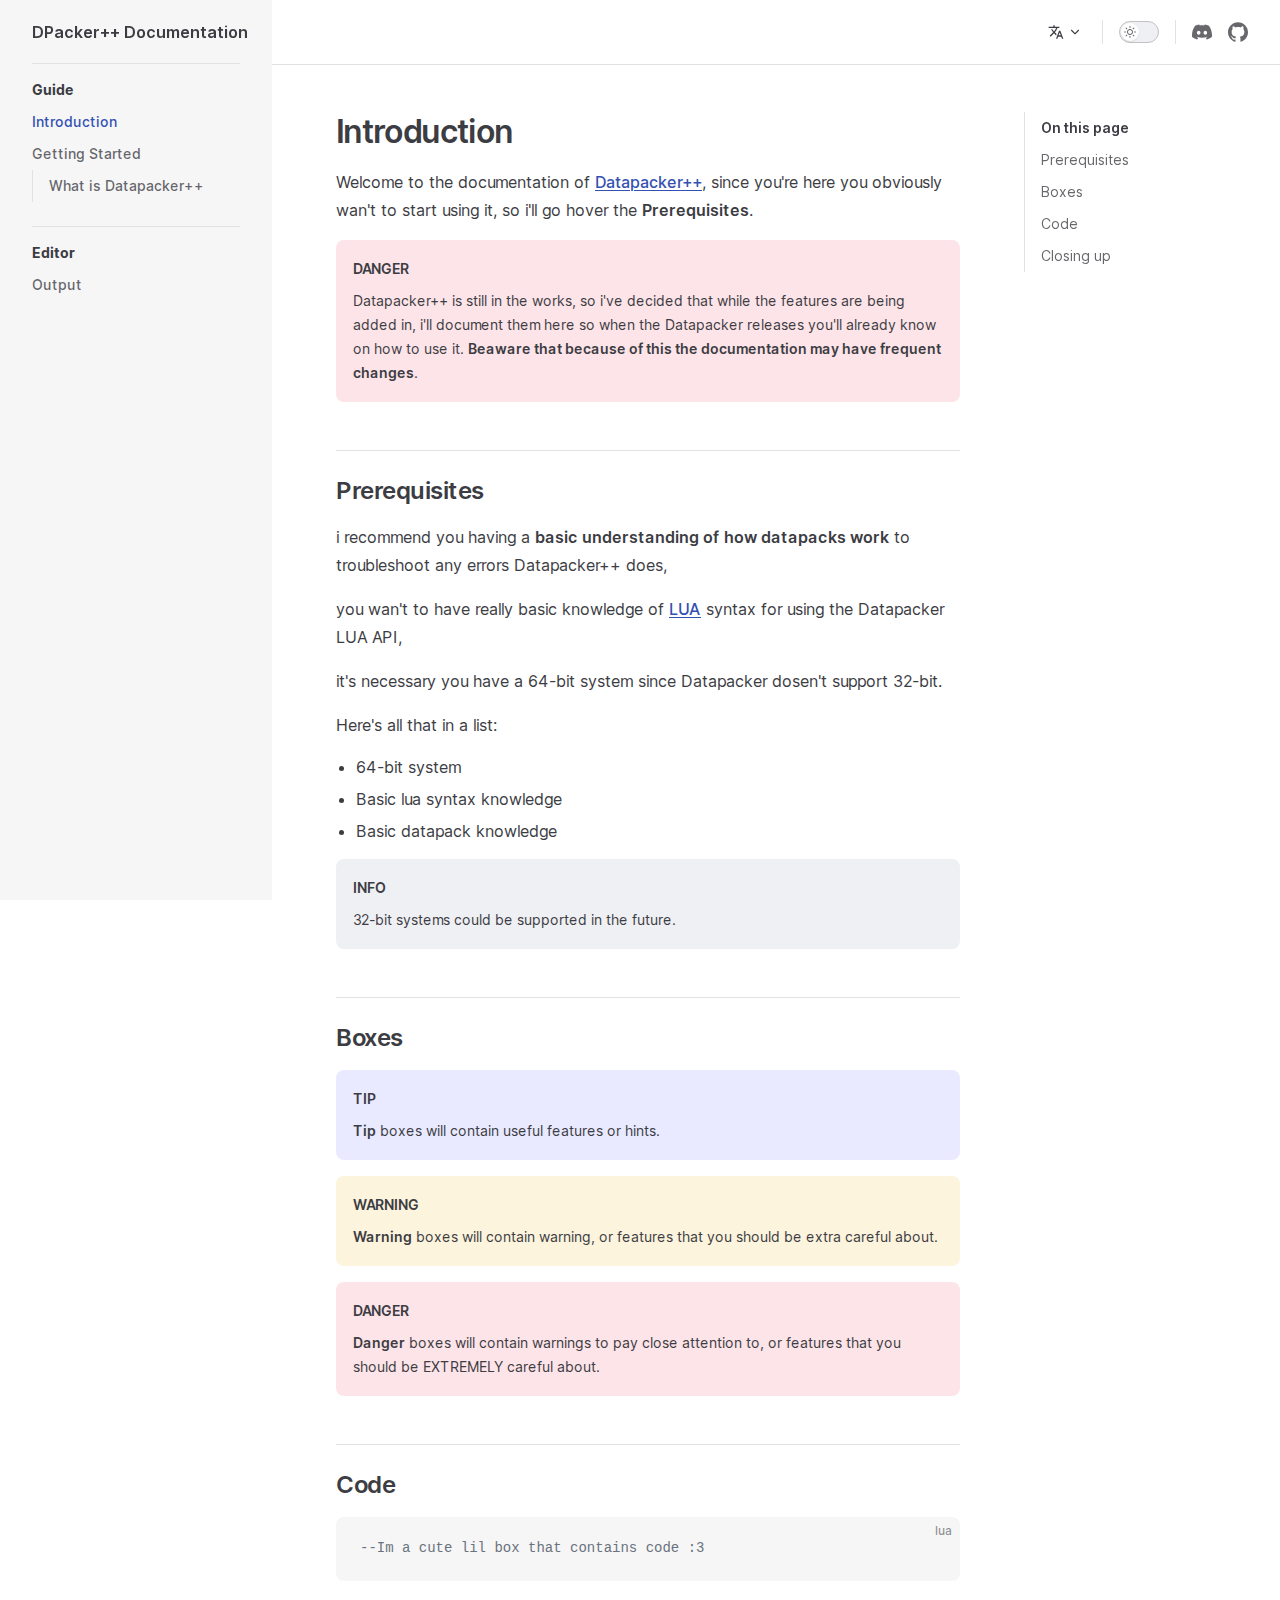
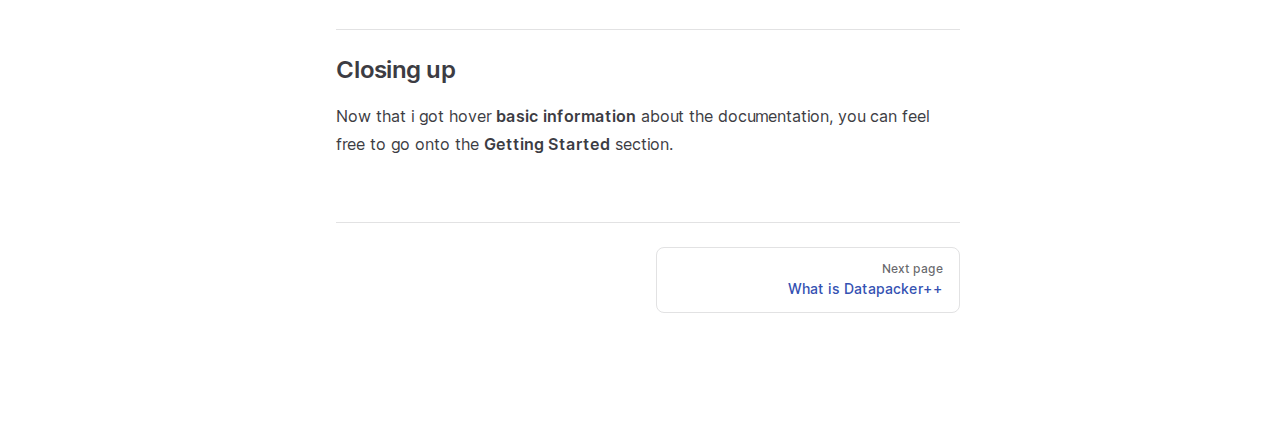
<file: en/index.html>
<!DOCTYPE html>
<html lang="en" dir="ltr">
  <head>
    <meta charset="utf-8">
    <meta name="viewport" content="width=device-width,initial-scale=1">
    <title>Introduction | DPacker++ Documentation</title>
    <meta name="description" content="An documentation website for Datapacker++">
    <meta name="generator" content="VitePress v1.0.0-rc.36">
    <link rel="preload stylesheet" href="/assets/style.HynjvBgV.css" as="style">
    
    <script type="module" src="/assets/app.Ke_DR0z5.js"></script>
    <link rel="preload" href="/assets/inter-roman-latin.bvIUbFQP.woff2" as="font" type="font/woff2" crossorigin="">
    <link rel="modulepreload" href="/assets/chunks/framework.apcyylA1.js">
    <link rel="modulepreload" href="/assets/chunks/theme.POz5hjs-.js">
    <link rel="modulepreload" href="/assets/en_index.md.E93Use7J.lean.js">
    <script id="check-dark-mode">(()=>{const e=localStorage.getItem("vitepress-theme-appearance")||"auto",a=window.matchMedia("(prefers-color-scheme: dark)").matches;(!e||e==="auto"?a:e==="dark")&&document.documentElement.classList.add("dark")})();</script>
    <script id="check-mac-os">document.documentElement.classList.toggle("mac",/Mac|iPhone|iPod|iPad/i.test(navigator.platform));</script>
  </head>
  <body>
    <div id="app"><div class="Layout" data-v-5a346dfe><!--[--><!--]--><!--[--><span tabindex="-1" data-v-0f60ec36></span><a href="#VPContent" class="VPSkipLink visually-hidden" data-v-0f60ec36> Skip to content </a><!--]--><!----><header class="VPNav" data-v-5a346dfe data-v-ae24b3ad><div class="VPNavBar has-sidebar" data-v-ae24b3ad data-v-19c990f1><div class="wrapper" data-v-19c990f1><div class="container" data-v-19c990f1><div class="title" data-v-19c990f1><div class="VPNavBarTitle has-sidebar" data-v-19c990f1 data-v-8460f0a8><a class="title" href="/en/" data-v-8460f0a8><!--[--><!--]--><!----><!--[-->DPacker++ Documentation<!--]--><!--[--><!--]--></a></div></div><div class="content" data-v-19c990f1><div class="content-body" data-v-19c990f1><!--[--><!--]--><div class="VPNavBarSearch search" data-v-19c990f1><!----></div><!----><div class="VPFlyout VPNavBarTranslations translations" data-v-19c990f1 data-v-74abcbb9 data-v-9c007e85><button type="button" class="button" aria-haspopup="true" aria-expanded="false" aria-label="Change language" data-v-9c007e85><span class="text" data-v-9c007e85><svg xmlns="http://www.w3.org/2000/svg" aria-hidden="true" focusable="false" viewbox="0 0 24 24" class="option-icon" data-v-9c007e85><path d="M0 0h24v24H0z" fill="none"></path><path d=" M12.87 15.07l-2.54-2.51.03-.03c1.74-1.94 2.98-4.17 3.71-6.53H17V4h-7V2H8v2H1v1.99h11.17C11.5 7.92 10.44 9.75 9 11.35 8.07 10.32 7.3 9.19 6.69 8h-2c.73 1.63 1.73 3.17 2.98 4.56l-5.09 5.02L4 19l5-5 3.11 3.11.76-2.04zM18.5 10h-2L12 22h2l1.12-3h4.75L21 22h2l-4.5-12zm-2.62 7l1.62-4.33L19.12 17h-3.24z " class="css-c4d79v"></path></svg><!----><svg xmlns="http://www.w3.org/2000/svg" aria-hidden="true" focusable="false" viewbox="0 0 24 24" class="text-icon" data-v-9c007e85><path d="M12,16c-0.3,0-0.5-0.1-0.7-0.3l-6-6c-0.4-0.4-0.4-1,0-1.4s1-0.4,1.4,0l5.3,5.3l5.3-5.3c0.4-0.4,1-0.4,1.4,0s0.4,1,0,1.4l-6,6C12.5,15.9,12.3,16,12,16z"></path></svg></span></button><div class="menu" data-v-9c007e85><div class="VPMenu" data-v-9c007e85 data-v-e7ea1737><!----><!--[--><!--[--><div class="items" data-v-74abcbb9><p class="title" data-v-74abcbb9>English</p><!--[--><div class="VPMenuLink" data-v-74abcbb9 data-v-43f1e123><a class="VPLink link" href="/pt/" data-v-43f1e123><!--[-->Português Brasileiro<!--]--></a></div><!--]--></div><!--]--><!--]--></div></div></div><div class="VPNavBarAppearance appearance" data-v-19c990f1 data-v-e6aabb21><button class="VPSwitch VPSwitchAppearance" type="button" role="switch" title="Switch to dark theme" aria-checked="false" data-v-e6aabb21 data-v-1736f215 data-v-b1685198><span class="check" data-v-b1685198><span class="icon" data-v-b1685198><!--[--><svg xmlns="http://www.w3.org/2000/svg" aria-hidden="true" focusable="false" viewbox="0 0 24 24" class="sun" data-v-1736f215><path d="M12,18c-3.3,0-6-2.7-6-6s2.7-6,6-6s6,2.7,6,6S15.3,18,12,18zM12,8c-2.2,0-4,1.8-4,4c0,2.2,1.8,4,4,4c2.2,0,4-1.8,4-4C16,9.8,14.2,8,12,8z"></path><path d="M12,4c-0.6,0-1-0.4-1-1V1c0-0.6,0.4-1,1-1s1,0.4,1,1v2C13,3.6,12.6,4,12,4z"></path><path d="M12,24c-0.6,0-1-0.4-1-1v-2c0-0.6,0.4-1,1-1s1,0.4,1,1v2C13,23.6,12.6,24,12,24z"></path><path d="M5.6,6.6c-0.3,0-0.5-0.1-0.7-0.3L3.5,4.9c-0.4-0.4-0.4-1,0-1.4s1-0.4,1.4,0l1.4,1.4c0.4,0.4,0.4,1,0,1.4C6.2,6.5,5.9,6.6,5.6,6.6z"></path><path d="M19.8,20.8c-0.3,0-0.5-0.1-0.7-0.3l-1.4-1.4c-0.4-0.4-0.4-1,0-1.4s1-0.4,1.4,0l1.4,1.4c0.4,0.4,0.4,1,0,1.4C20.3,20.7,20,20.8,19.8,20.8z"></path><path d="M3,13H1c-0.6,0-1-0.4-1-1s0.4-1,1-1h2c0.6,0,1,0.4,1,1S3.6,13,3,13z"></path><path d="M23,13h-2c-0.6,0-1-0.4-1-1s0.4-1,1-1h2c0.6,0,1,0.4,1,1S23.6,13,23,13z"></path><path d="M4.2,20.8c-0.3,0-0.5-0.1-0.7-0.3c-0.4-0.4-0.4-1,0-1.4l1.4-1.4c0.4-0.4,1-0.4,1.4,0s0.4,1,0,1.4l-1.4,1.4C4.7,20.7,4.5,20.8,4.2,20.8z"></path><path d="M18.4,6.6c-0.3,0-0.5-0.1-0.7-0.3c-0.4-0.4-0.4-1,0-1.4l1.4-1.4c0.4-0.4,1-0.4,1.4,0s0.4,1,0,1.4l-1.4,1.4C18.9,6.5,18.6,6.6,18.4,6.6z"></path></svg><svg xmlns="http://www.w3.org/2000/svg" aria-hidden="true" focusable="false" viewbox="0 0 24 24" class="moon" data-v-1736f215><path d="M12.1,22c-0.3,0-0.6,0-0.9,0c-5.5-0.5-9.5-5.4-9-10.9c0.4-4.8,4.2-8.6,9-9c0.4,0,0.8,0.2,1,0.5c0.2,0.3,0.2,0.8-0.1,1.1c-2,2.7-1.4,6.4,1.3,8.4c2.1,1.6,5,1.6,7.1,0c0.3-0.2,0.7-0.3,1.1-0.1c0.3,0.2,0.5,0.6,0.5,1c-0.2,2.7-1.5,5.1-3.6,6.8C16.6,21.2,14.4,22,12.1,22zM9.3,4.4c-2.9,1-5,3.6-5.2,6.8c-0.4,4.4,2.8,8.3,7.2,8.7c2.1,0.2,4.2-0.4,5.8-1.8c1.1-0.9,1.9-2.1,2.4-3.4c-2.5,0.9-5.3,0.5-7.5-1.1C9.2,11.4,8.1,7.7,9.3,4.4z"></path></svg><!--]--></span></span></button></div><div class="VPSocialLinks VPNavBarSocialLinks social-links" data-v-19c990f1 data-v-0394ad82 data-v-7bc22406><!--[--><a class="VPSocialLink no-icon" href="https://discord.gg/NJTpV3DyAE" aria-label="discord" target="_blank" rel="noopener" data-v-7bc22406 data-v-f80f8133><svg role="img" viewBox="0 0 24 24" xmlns="http://www.w3.org/2000/svg"><title>Discord</title><path d="M20.317 4.3698a19.7913 19.7913 0 00-4.8851-1.5152.0741.0741 0 00-.0785.0371c-.211.3753-.4447.8648-.6083 1.2495-1.8447-.2762-3.68-.2762-5.4868 0-.1636-.3933-.4058-.8742-.6177-1.2495a.077.077 0 00-.0785-.037 19.7363 19.7363 0 00-4.8852 1.515.0699.0699 0 00-.0321.0277C.5334 9.0458-.319 13.5799.0992 18.0578a.0824.0824 0 00.0312.0561c2.0528 1.5076 4.0413 2.4228 5.9929 3.0294a.0777.0777 0 00.0842-.0276c.4616-.6304.8731-1.2952 1.226-1.9942a.076.076 0 00-.0416-.1057c-.6528-.2476-1.2743-.5495-1.8722-.8923a.077.077 0 01-.0076-.1277c.1258-.0943.2517-.1923.3718-.2914a.0743.0743 0 01.0776-.0105c3.9278 1.7933 8.18 1.7933 12.0614 0a.0739.0739 0 01.0785.0095c.1202.099.246.1981.3728.2924a.077.077 0 01-.0066.1276 12.2986 12.2986 0 01-1.873.8914.0766.0766 0 00-.0407.1067c.3604.698.7719 1.3628 1.225 1.9932a.076.076 0 00.0842.0286c1.961-.6067 3.9495-1.5219 6.0023-3.0294a.077.077 0 00.0313-.0552c.5004-5.177-.8382-9.6739-3.5485-13.6604a.061.061 0 00-.0312-.0286zM8.02 15.3312c-1.1825 0-2.1569-1.0857-2.1569-2.419 0-1.3332.9555-2.4189 2.157-2.4189 1.2108 0 2.1757 1.0952 2.1568 2.419 0 1.3332-.9555 2.4189-2.1569 2.4189zm7.9748 0c-1.1825 0-2.1569-1.0857-2.1569-2.419 0-1.3332.9554-2.4189 2.1569-2.4189 1.2108 0 2.1757 1.0952 2.1568 2.419 0 1.3332-.946 2.4189-2.1568 2.4189Z"/></svg></a><a class="VPSocialLink no-icon" href="https://github.com/Sr-Kaio/Datapacker-plus-plus" aria-label="github" target="_blank" rel="noopener" data-v-7bc22406 data-v-f80f8133><svg role="img" viewBox="0 0 24 24" xmlns="http://www.w3.org/2000/svg"><title>GitHub</title><path d="M12 .297c-6.63 0-12 5.373-12 12 0 5.303 3.438 9.8 8.205 11.385.6.113.82-.258.82-.577 0-.285-.01-1.04-.015-2.04-3.338.724-4.042-1.61-4.042-1.61C4.422 18.07 3.633 17.7 3.633 17.7c-1.087-.744.084-.729.084-.729 1.205.084 1.838 1.236 1.838 1.236 1.07 1.835 2.809 1.305 3.495.998.108-.776.417-1.305.76-1.605-2.665-.3-5.466-1.332-5.466-5.93 0-1.31.465-2.38 1.235-3.22-.135-.303-.54-1.523.105-3.176 0 0 1.005-.322 3.3 1.23.96-.267 1.98-.399 3-.405 1.02.006 2.04.138 3 .405 2.28-1.552 3.285-1.23 3.285-1.23.645 1.653.24 2.873.12 3.176.765.84 1.23 1.91 1.23 3.22 0 4.61-2.805 5.625-5.475 5.92.42.36.81 1.096.81 2.22 0 1.606-.015 2.896-.015 3.286 0 .315.21.69.825.57C20.565 22.092 24 17.592 24 12.297c0-6.627-5.373-12-12-12"/></svg></a><!--]--></div><div class="VPFlyout VPNavBarExtra extra" data-v-19c990f1 data-v-d0bd9dde data-v-9c007e85><button type="button" class="button" aria-haspopup="true" aria-expanded="false" aria-label="extra navigation" data-v-9c007e85><svg xmlns="http://www.w3.org/2000/svg" aria-hidden="true" focusable="false" viewbox="0 0 24 24" class="icon" data-v-9c007e85><circle cx="12" cy="12" r="2"></circle><circle cx="19" cy="12" r="2"></circle><circle cx="5" cy="12" r="2"></circle></svg></button><div class="menu" data-v-9c007e85><div class="VPMenu" data-v-9c007e85 data-v-e7ea1737><!----><!--[--><!--[--><div class="group translations" data-v-d0bd9dde><p class="trans-title" data-v-d0bd9dde>English</p><!--[--><div class="VPMenuLink" data-v-d0bd9dde data-v-43f1e123><a class="VPLink link" href="/pt/" data-v-43f1e123><!--[-->Português Brasileiro<!--]--></a></div><!--]--></div><div class="group" data-v-d0bd9dde><div class="item appearance" data-v-d0bd9dde><p class="label" data-v-d0bd9dde>Appearance</p><div class="appearance-action" data-v-d0bd9dde><button class="VPSwitch VPSwitchAppearance" type="button" role="switch" title="Switch to dark theme" aria-checked="false" data-v-d0bd9dde data-v-1736f215 data-v-b1685198><span class="check" data-v-b1685198><span class="icon" data-v-b1685198><!--[--><svg xmlns="http://www.w3.org/2000/svg" aria-hidden="true" focusable="false" viewbox="0 0 24 24" class="sun" data-v-1736f215><path d="M12,18c-3.3,0-6-2.7-6-6s2.7-6,6-6s6,2.7,6,6S15.3,18,12,18zM12,8c-2.2,0-4,1.8-4,4c0,2.2,1.8,4,4,4c2.2,0,4-1.8,4-4C16,9.8,14.2,8,12,8z"></path><path d="M12,4c-0.6,0-1-0.4-1-1V1c0-0.6,0.4-1,1-1s1,0.4,1,1v2C13,3.6,12.6,4,12,4z"></path><path d="M12,24c-0.6,0-1-0.4-1-1v-2c0-0.6,0.4-1,1-1s1,0.4,1,1v2C13,23.6,12.6,24,12,24z"></path><path d="M5.6,6.6c-0.3,0-0.5-0.1-0.7-0.3L3.5,4.9c-0.4-0.4-0.4-1,0-1.4s1-0.4,1.4,0l1.4,1.4c0.4,0.4,0.4,1,0,1.4C6.2,6.5,5.9,6.6,5.6,6.6z"></path><path d="M19.8,20.8c-0.3,0-0.5-0.1-0.7-0.3l-1.4-1.4c-0.4-0.4-0.4-1,0-1.4s1-0.4,1.4,0l1.4,1.4c0.4,0.4,0.4,1,0,1.4C20.3,20.7,20,20.8,19.8,20.8z"></path><path d="M3,13H1c-0.6,0-1-0.4-1-1s0.4-1,1-1h2c0.6,0,1,0.4,1,1S3.6,13,3,13z"></path><path d="M23,13h-2c-0.6,0-1-0.4-1-1s0.4-1,1-1h2c0.6,0,1,0.4,1,1S23.6,13,23,13z"></path><path d="M4.2,20.8c-0.3,0-0.5-0.1-0.7-0.3c-0.4-0.4-0.4-1,0-1.4l1.4-1.4c0.4-0.4,1-0.4,1.4,0s0.4,1,0,1.4l-1.4,1.4C4.7,20.7,4.5,20.8,4.2,20.8z"></path><path d="M18.4,6.6c-0.3,0-0.5-0.1-0.7-0.3c-0.4-0.4-0.4-1,0-1.4l1.4-1.4c0.4-0.4,1-0.4,1.4,0s0.4,1,0,1.4l-1.4,1.4C18.9,6.5,18.6,6.6,18.4,6.6z"></path></svg><svg xmlns="http://www.w3.org/2000/svg" aria-hidden="true" focusable="false" viewbox="0 0 24 24" class="moon" data-v-1736f215><path d="M12.1,22c-0.3,0-0.6,0-0.9,0c-5.5-0.5-9.5-5.4-9-10.9c0.4-4.8,4.2-8.6,9-9c0.4,0,0.8,0.2,1,0.5c0.2,0.3,0.2,0.8-0.1,1.1c-2,2.7-1.4,6.4,1.3,8.4c2.1,1.6,5,1.6,7.1,0c0.3-0.2,0.7-0.3,1.1-0.1c0.3,0.2,0.5,0.6,0.5,1c-0.2,2.7-1.5,5.1-3.6,6.8C16.6,21.2,14.4,22,12.1,22zM9.3,4.4c-2.9,1-5,3.6-5.2,6.8c-0.4,4.4,2.8,8.3,7.2,8.7c2.1,0.2,4.2-0.4,5.8-1.8c1.1-0.9,1.9-2.1,2.4-3.4c-2.5,0.9-5.3,0.5-7.5-1.1C9.2,11.4,8.1,7.7,9.3,4.4z"></path></svg><!--]--></span></span></button></div></div></div><div class="group" data-v-d0bd9dde><div class="item social-links" data-v-d0bd9dde><div class="VPSocialLinks social-links-list" data-v-d0bd9dde data-v-7bc22406><!--[--><a class="VPSocialLink no-icon" href="https://discord.gg/NJTpV3DyAE" aria-label="discord" target="_blank" rel="noopener" data-v-7bc22406 data-v-f80f8133><svg role="img" viewBox="0 0 24 24" xmlns="http://www.w3.org/2000/svg"><title>Discord</title><path d="M20.317 4.3698a19.7913 19.7913 0 00-4.8851-1.5152.0741.0741 0 00-.0785.0371c-.211.3753-.4447.8648-.6083 1.2495-1.8447-.2762-3.68-.2762-5.4868 0-.1636-.3933-.4058-.8742-.6177-1.2495a.077.077 0 00-.0785-.037 19.7363 19.7363 0 00-4.8852 1.515.0699.0699 0 00-.0321.0277C.5334 9.0458-.319 13.5799.0992 18.0578a.0824.0824 0 00.0312.0561c2.0528 1.5076 4.0413 2.4228 5.9929 3.0294a.0777.0777 0 00.0842-.0276c.4616-.6304.8731-1.2952 1.226-1.9942a.076.076 0 00-.0416-.1057c-.6528-.2476-1.2743-.5495-1.8722-.8923a.077.077 0 01-.0076-.1277c.1258-.0943.2517-.1923.3718-.2914a.0743.0743 0 01.0776-.0105c3.9278 1.7933 8.18 1.7933 12.0614 0a.0739.0739 0 01.0785.0095c.1202.099.246.1981.3728.2924a.077.077 0 01-.0066.1276 12.2986 12.2986 0 01-1.873.8914.0766.0766 0 00-.0407.1067c.3604.698.7719 1.3628 1.225 1.9932a.076.076 0 00.0842.0286c1.961-.6067 3.9495-1.5219 6.0023-3.0294a.077.077 0 00.0313-.0552c.5004-5.177-.8382-9.6739-3.5485-13.6604a.061.061 0 00-.0312-.0286zM8.02 15.3312c-1.1825 0-2.1569-1.0857-2.1569-2.419 0-1.3332.9555-2.4189 2.157-2.4189 1.2108 0 2.1757 1.0952 2.1568 2.419 0 1.3332-.9555 2.4189-2.1569 2.4189zm7.9748 0c-1.1825 0-2.1569-1.0857-2.1569-2.419 0-1.3332.9554-2.4189 2.1569-2.4189 1.2108 0 2.1757 1.0952 2.1568 2.419 0 1.3332-.946 2.4189-2.1568 2.4189Z"/></svg></a><a class="VPSocialLink no-icon" href="https://github.com/Sr-Kaio/Datapacker-plus-plus" aria-label="github" target="_blank" rel="noopener" data-v-7bc22406 data-v-f80f8133><svg role="img" viewBox="0 0 24 24" xmlns="http://www.w3.org/2000/svg"><title>GitHub</title><path d="M12 .297c-6.63 0-12 5.373-12 12 0 5.303 3.438 9.8 8.205 11.385.6.113.82-.258.82-.577 0-.285-.01-1.04-.015-2.04-3.338.724-4.042-1.61-4.042-1.61C4.422 18.07 3.633 17.7 3.633 17.7c-1.087-.744.084-.729.084-.729 1.205.084 1.838 1.236 1.838 1.236 1.07 1.835 2.809 1.305 3.495.998.108-.776.417-1.305.76-1.605-2.665-.3-5.466-1.332-5.466-5.93 0-1.31.465-2.38 1.235-3.22-.135-.303-.54-1.523.105-3.176 0 0 1.005-.322 3.3 1.23.96-.267 1.98-.399 3-.405 1.02.006 2.04.138 3 .405 2.28-1.552 3.285-1.23 3.285-1.23.645 1.653.24 2.873.12 3.176.765.84 1.23 1.91 1.23 3.22 0 4.61-2.805 5.625-5.475 5.92.42.36.81 1.096.81 2.22 0 1.606-.015 2.896-.015 3.286 0 .315.21.69.825.57C20.565 22.092 24 17.592 24 12.297c0-6.627-5.373-12-12-12"/></svg></a><!--]--></div></div></div><!--]--><!--]--></div></div></div><!--[--><!--]--><button type="button" class="VPNavBarHamburger hamburger" aria-label="mobile navigation" aria-expanded="false" aria-controls="VPNavScreen" data-v-19c990f1 data-v-e5dd9c1c><span class="container" data-v-e5dd9c1c><span class="top" data-v-e5dd9c1c></span><span class="middle" data-v-e5dd9c1c></span><span class="bottom" data-v-e5dd9c1c></span></span></button></div></div></div></div><div class="divider" data-v-19c990f1><div class="divider-line" data-v-19c990f1></div></div></div><!----></header><div class="VPLocalNav has-sidebar empty" data-v-5a346dfe data-v-0282ae07><div class="container" data-v-0282ae07><button class="menu" aria-expanded="false" aria-controls="VPSidebarNav" data-v-0282ae07><svg xmlns="http://www.w3.org/2000/svg" aria-hidden="true" focusable="false" viewbox="0 0 24 24" class="menu-icon" data-v-0282ae07><path d="M17,11H3c-0.6,0-1-0.4-1-1s0.4-1,1-1h14c0.6,0,1,0.4,1,1S17.6,11,17,11z"></path><path d="M21,7H3C2.4,7,2,6.6,2,6s0.4-1,1-1h18c0.6,0,1,0.4,1,1S21.6,7,21,7z"></path><path d="M21,15H3c-0.6,0-1-0.4-1-1s0.4-1,1-1h18c0.6,0,1,0.4,1,1S21.6,15,21,15z"></path><path d="M17,19H3c-0.6,0-1-0.4-1-1s0.4-1,1-1h14c0.6,0,1,0.4,1,1S17.6,19,17,19z"></path></svg><span class="menu-text" data-v-0282ae07>Menu</span></button><div class="VPLocalNavOutlineDropdown" style="--vp-vh:0px;" data-v-0282ae07 data-v-af18c0d5><button data-v-af18c0d5>Return to top</button><!----></div></div></div><aside class="VPSidebar" data-v-5a346dfe data-v-575e6a36><div class="curtain" data-v-575e6a36></div><nav class="nav" id="VPSidebarNav" aria-labelledby="sidebar-aria-label" tabindex="-1" data-v-575e6a36><span class="visually-hidden" id="sidebar-aria-label" data-v-575e6a36> Sidebar Navigation </span><!--[--><!--]--><!--[--><div class="group" data-v-575e6a36><section class="VPSidebarItem level-0 has-active" data-v-575e6a36 data-v-e31bd47b><div class="item" role="button" tabindex="0" data-v-e31bd47b><div class="indicator" data-v-e31bd47b></div><h2 class="text" data-v-e31bd47b>Guide</h2><!----></div><div class="items" data-v-e31bd47b><!--[--><div class="VPSidebarItem level-1 is-link" data-v-e31bd47b data-v-e31bd47b><div class="item" data-v-e31bd47b><div class="indicator" data-v-e31bd47b></div><a class="VPLink link link" href="/en/" data-v-e31bd47b><!--[--><p class="text" data-v-e31bd47b>Introduction</p><!--]--></a><!----></div><!----></div><section class="VPSidebarItem level-1" data-v-e31bd47b data-v-e31bd47b><div class="item" role="button" tabindex="0" data-v-e31bd47b><div class="indicator" data-v-e31bd47b></div><h3 class="text" data-v-e31bd47b>Getting Started</h3><!----></div><div class="items" data-v-e31bd47b><!--[--><div class="VPSidebarItem level-2 is-link" data-v-e31bd47b data-v-e31bd47b><div class="item" data-v-e31bd47b><div class="indicator" data-v-e31bd47b></div><a class="VPLink link link" href="/en/gettingstarted/whatisdpacker.html" data-v-e31bd47b><!--[--><p class="text" data-v-e31bd47b>What is Datapacker++</p><!--]--></a><!----></div><!----></div><!--]--></div></section><!--]--></div></section></div><div class="group" data-v-575e6a36><section class="VPSidebarItem level-0 is-link" data-v-575e6a36 data-v-e31bd47b><div class="item" tabindex="0" data-v-e31bd47b><div class="indicator" data-v-e31bd47b></div><a class="VPLink link link" href="/en/editor/" data-v-e31bd47b><!--[--><h2 class="text" data-v-e31bd47b>Editor</h2><!--]--></a><!----></div><div class="items" data-v-e31bd47b><!--[--><div class="VPSidebarItem level-1 is-link" data-v-e31bd47b data-v-e31bd47b><div class="item" data-v-e31bd47b><div class="indicator" data-v-e31bd47b></div><a class="VPLink link link" href="/en/editor/output.html" data-v-e31bd47b><!--[--><p class="text" data-v-e31bd47b>Output</p><!--]--></a><!----></div><!----></div><!--]--></div></section></div><!--]--><!--[--><!--]--></nav></aside><div class="VPContent has-sidebar" id="VPContent" data-v-5a346dfe data-v-669faec9><div class="VPDoc has-sidebar has-aside" data-v-669faec9 data-v-39a288b8><!--[--><!--]--><div class="container" data-v-39a288b8><div class="aside" data-v-39a288b8><div class="aside-curtain" data-v-39a288b8></div><div class="aside-container" data-v-39a288b8><div class="aside-content" data-v-39a288b8><div class="VPDocAside" data-v-39a288b8 data-v-3f215769><!--[--><!--]--><!--[--><!--]--><div class="VPDocAsideOutline" role="navigation" data-v-3f215769 data-v-935f8a84><div class="content" data-v-935f8a84><div class="outline-marker" data-v-935f8a84></div><div class="outline-title" role="heading" aria-level="2" data-v-935f8a84>On this page</div><nav aria-labelledby="doc-outline-aria-label" data-v-935f8a84><span class="visually-hidden" id="doc-outline-aria-label" data-v-935f8a84> Table of Contents for current page </span><ul class="VPDocOutlineItem root" data-v-935f8a84 data-v-b933a997><!--[--><!--]--></ul></nav></div></div><!--[--><!--]--><div class="spacer" data-v-3f215769></div><!--[--><!--]--><!----><!--[--><!--]--><!--[--><!--]--></div></div></div></div><div class="content" data-v-39a288b8><div class="content-container" data-v-39a288b8><!--[--><!--]--><main class="main" data-v-39a288b8><div style="position:relative;" class="vp-doc _en_" data-v-39a288b8><div><h1 id="introduction" tabindex="-1">Introduction <a class="header-anchor" href="#introduction" aria-label="Permalink to &quot;Introduction&quot;">​</a></h1><p>Welcome to the documentation of <a href="https://github.com/Sr-Kaio/Datapacker-plus-plus" target="_blank" rel="noreferrer">Datapacker++</a>, since you&#39;re here you obviously wan&#39;t to start using it, so i&#39;ll go hover the <strong>Prerequisites</strong>.</p><div class="danger custom-block"><p class="custom-block-title">DANGER</p><p>Datapacker++ is still in the works, so i&#39;ve decided that while the features are being added in, i&#39;ll document them here so when the Datapacker releases you&#39;ll already know on how to use it. <strong>Beaware that because of this the documentation may have frequent changes</strong>.</p></div><h2 id="prerequisites" tabindex="-1">Prerequisites <a class="header-anchor" href="#prerequisites" aria-label="Permalink to &quot;Prerequisites&quot;">​</a></h2><p>i recommend you having a <strong>basic understanding of how datapacks work</strong> to troubleshoot any errors Datapacker++ does,</p><p>you wan&#39;t to have really basic knowledge of <a href="https://lua.org/" target="_blank" rel="noreferrer">LUA</a> syntax for using the Datapacker LUA API,</p><p>it&#39;s necessary you have a 64-bit system since Datapacker dosen&#39;t support 32-bit.</p><p>Here&#39;s all that in a list:</p><ul><li>64-bit system</li><li>Basic lua syntax knowledge</li><li>Basic datapack knowledge</li></ul><div class="info custom-block"><p class="custom-block-title">INFO</p><p>32-bit systems could be supported in the future.</p></div><h2 id="boxes" tabindex="-1">Boxes <a class="header-anchor" href="#boxes" aria-label="Permalink to &quot;Boxes&quot;">​</a></h2><div class="tip custom-block"><p class="custom-block-title">TIP</p><p><strong>Tip</strong> boxes will contain useful features or hints.</p></div><div class="warning custom-block"><p class="custom-block-title">WARNING</p><p><strong>Warning</strong> boxes will contain warning, or features that you should be extra careful about.</p></div><div class="danger custom-block"><p class="custom-block-title">DANGER</p><p><strong>Danger</strong> boxes will contain warnings to pay close attention to, or features that you should be EXTREMELY careful about.</p></div><h2 id="code" tabindex="-1">Code <a class="header-anchor" href="#code" aria-label="Permalink to &quot;Code&quot;">​</a></h2><div class="language-lua vp-adaptive-theme"><button title="Copy Code" class="copy"></button><span class="lang">lua</span><pre class="shiki shiki-themes github-light github-dark vp-code"><code><span class="line"><span style="--shiki-light:#6A737D;--shiki-dark:#6A737D;">--Im a cute lil box that contains code :3</span></span></code></pre></div><h2 id="closing-up" tabindex="-1">Closing up <a class="header-anchor" href="#closing-up" aria-label="Permalink to &quot;Closing up&quot;">​</a></h2><p>Now that i got hover <strong>basic information</strong> about the documentation, you can feel free to go onto the <strong>Getting Started</strong> section.</p></div></div></main><footer class="VPDocFooter" data-v-39a288b8 data-v-48f9bb55><!--[--><!--]--><!----><nav class="prev-next" data-v-48f9bb55><div class="pager" data-v-48f9bb55><!----></div><div class="pager" data-v-48f9bb55><a class="VPLink link pager-link next" href="/en/gettingstarted/whatisdpacker.html" data-v-48f9bb55><!--[--><span class="desc" data-v-48f9bb55>Next page</span><span class="title" data-v-48f9bb55>What is Datapacker++</span><!--]--></a></div></nav></footer><!--[--><!--]--></div></div></div><!--[--><!--]--></div></div><!----><!--[--><!--]--></div></div>
    <script>window.__VP_HASH_MAP__=JSON.parse("{\"en_gettingstarted_whatisdpacker.md\":\"n0T2cJwx\",\"en_index.md\":\"E93Use7J\",\"pt_gettingstarted_whatisdpacker.md\":\"cw5H7HDl\",\"en_editor_index.md\":\"nttG7Cs3\",\"pt_editor_index.md\":\"4mi65Gaj\",\"pt_editor_output.md\":\"EF3YA39o\",\"en_editor_output.md\":\"BNkK9J8d\",\"pt_index.md\":\"eSzZ83fb\"}");window.__VP_SITE_DATA__=JSON.parse("{\"lang\":\"en-US\",\"dir\":\"ltr\",\"title\":\"Datapacker++ Documentation\",\"description\":\"An documentation website for Datapacker++\",\"base\":\"/\",\"head\":[],\"router\":{\"prefetchLinks\":true},\"appearance\":true,\"themeConfig\":{\"socialLinks\":[{\"icon\":\"discord\",\"link\":\"https://discord.gg/NJTpV3DyAE\"},{\"icon\":\"github\",\"link\":\"https://github.com/Sr-Kaio/Datapacker-plus-plus\"}]},\"locales\":{\"en\":{\"title\":\"DPacker++ Documentation\",\"label\":\"English\",\"lang\":\"en\",\"link\":\"/en/\",\"themeConfig\":{\"sidebar\":[{\"text\":\"Guide\",\"items\":[{\"text\":\"Introduction\",\"link\":\"/en/\"},{\"text\":\"Getting Started\",\"items\":[{\"text\":\"What is Datapacker++\",\"link\":\"/en/gettingstarted/whatisdpacker\"}]}]},{\"text\":\"Editor\",\"link\":\"/en/editor/\",\"items\":[{\"text\":\"Output\",\"link\":\"/en/editor/output\"}]}]}},\"pt\":{\"title\":\"Documentação de DPacker++\",\"label\":\"Português Brasileiro\",\"lang\":\"pt\",\"link\":\"/pt/\",\"themeConfig\":{\"sidebar\":[{\"text\":\"Guia\",\"items\":[{\"text\":\"Introdução\",\"link\":\"/pt/\"},{\"text\":\"Começando\",\"items\":[{\"text\":\"O Que é Datapacker++\",\"link\":\"/pt/gettingstarted/whatisdpacker\"}]}]},{\"text\":\"Editor\",\"link\":\"/pt/editor/\",\"items\":[{\"text\":\"Output\",\"link\":\"/pt/editor/output\"}]}]}}},\"scrollOffset\":134,\"cleanUrls\":false}");</script>
    
  </body>
</html>
</file>
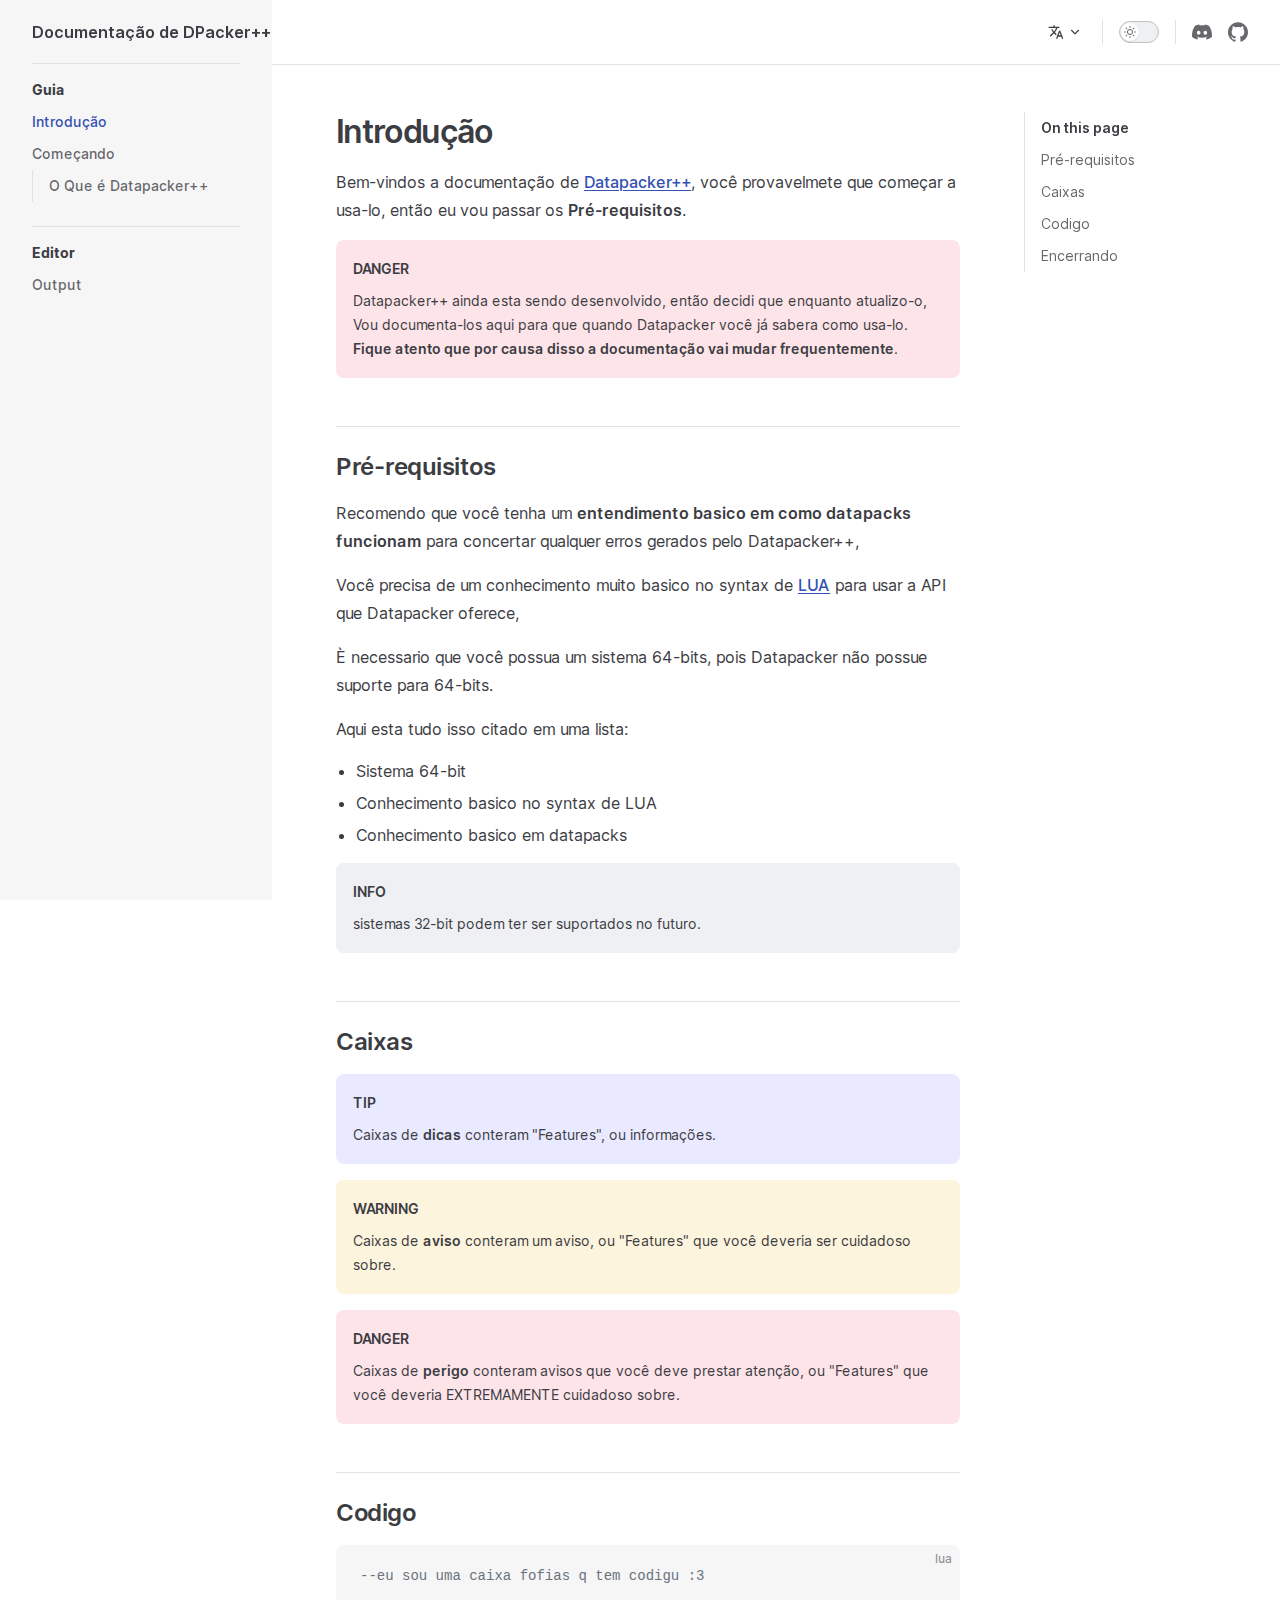
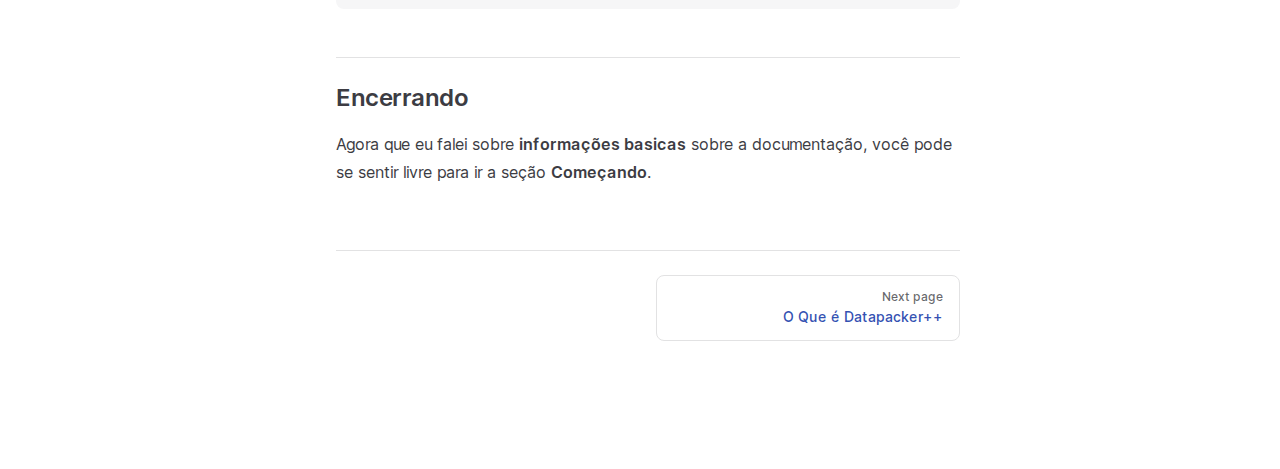
<file: pt/index.html>
<!DOCTYPE html>
<html lang="pt" dir="ltr">
  <head>
    <meta charset="utf-8">
    <meta name="viewport" content="width=device-width,initial-scale=1">
    <title>Introdução | Documentação de DPacker++</title>
    <meta name="description" content="An documentation website for Datapacker++">
    <meta name="generator" content="VitePress v1.0.0-rc.36">
    <link rel="preload stylesheet" href="/assets/style.HynjvBgV.css" as="style">
    
    <script type="module" src="/assets/app.Ke_DR0z5.js"></script>
    <link rel="preload" href="/assets/inter-roman-latin.bvIUbFQP.woff2" as="font" type="font/woff2" crossorigin="">
    <link rel="modulepreload" href="/assets/chunks/framework.apcyylA1.js">
    <link rel="modulepreload" href="/assets/chunks/theme.POz5hjs-.js">
    <link rel="modulepreload" href="/assets/pt_index.md.eSzZ83fb.lean.js">
    <script id="check-dark-mode">(()=>{const e=localStorage.getItem("vitepress-theme-appearance")||"auto",a=window.matchMedia("(prefers-color-scheme: dark)").matches;(!e||e==="auto"?a:e==="dark")&&document.documentElement.classList.add("dark")})();</script>
    <script id="check-mac-os">document.documentElement.classList.toggle("mac",/Mac|iPhone|iPod|iPad/i.test(navigator.platform));</script>
  </head>
  <body>
    <div id="app"><div class="Layout" data-v-5a346dfe><!--[--><!--]--><!--[--><span tabindex="-1" data-v-0f60ec36></span><a href="#VPContent" class="VPSkipLink visually-hidden" data-v-0f60ec36> Skip to content </a><!--]--><!----><header class="VPNav" data-v-5a346dfe data-v-ae24b3ad><div class="VPNavBar has-sidebar" data-v-ae24b3ad data-v-19c990f1><div class="wrapper" data-v-19c990f1><div class="container" data-v-19c990f1><div class="title" data-v-19c990f1><div class="VPNavBarTitle has-sidebar" data-v-19c990f1 data-v-8460f0a8><a class="title" href="/pt/" data-v-8460f0a8><!--[--><!--]--><!----><!--[-->Documentação de DPacker++<!--]--><!--[--><!--]--></a></div></div><div class="content" data-v-19c990f1><div class="content-body" data-v-19c990f1><!--[--><!--]--><div class="VPNavBarSearch search" data-v-19c990f1><!----></div><!----><div class="VPFlyout VPNavBarTranslations translations" data-v-19c990f1 data-v-74abcbb9 data-v-9c007e85><button type="button" class="button" aria-haspopup="true" aria-expanded="false" aria-label="Change language" data-v-9c007e85><span class="text" data-v-9c007e85><svg xmlns="http://www.w3.org/2000/svg" aria-hidden="true" focusable="false" viewbox="0 0 24 24" class="option-icon" data-v-9c007e85><path d="M0 0h24v24H0z" fill="none"></path><path d=" M12.87 15.07l-2.54-2.51.03-.03c1.74-1.94 2.98-4.17 3.71-6.53H17V4h-7V2H8v2H1v1.99h11.17C11.5 7.92 10.44 9.75 9 11.35 8.07 10.32 7.3 9.19 6.69 8h-2c.73 1.63 1.73 3.17 2.98 4.56l-5.09 5.02L4 19l5-5 3.11 3.11.76-2.04zM18.5 10h-2L12 22h2l1.12-3h4.75L21 22h2l-4.5-12zm-2.62 7l1.62-4.33L19.12 17h-3.24z " class="css-c4d79v"></path></svg><!----><svg xmlns="http://www.w3.org/2000/svg" aria-hidden="true" focusable="false" viewbox="0 0 24 24" class="text-icon" data-v-9c007e85><path d="M12,16c-0.3,0-0.5-0.1-0.7-0.3l-6-6c-0.4-0.4-0.4-1,0-1.4s1-0.4,1.4,0l5.3,5.3l5.3-5.3c0.4-0.4,1-0.4,1.4,0s0.4,1,0,1.4l-6,6C12.5,15.9,12.3,16,12,16z"></path></svg></span></button><div class="menu" data-v-9c007e85><div class="VPMenu" data-v-9c007e85 data-v-e7ea1737><!----><!--[--><!--[--><div class="items" data-v-74abcbb9><p class="title" data-v-74abcbb9>Português Brasileiro</p><!--[--><div class="VPMenuLink" data-v-74abcbb9 data-v-43f1e123><a class="VPLink link" href="/en/" data-v-43f1e123><!--[-->English<!--]--></a></div><!--]--></div><!--]--><!--]--></div></div></div><div class="VPNavBarAppearance appearance" data-v-19c990f1 data-v-e6aabb21><button class="VPSwitch VPSwitchAppearance" type="button" role="switch" title="Switch to dark theme" aria-checked="false" data-v-e6aabb21 data-v-1736f215 data-v-b1685198><span class="check" data-v-b1685198><span class="icon" data-v-b1685198><!--[--><svg xmlns="http://www.w3.org/2000/svg" aria-hidden="true" focusable="false" viewbox="0 0 24 24" class="sun" data-v-1736f215><path d="M12,18c-3.3,0-6-2.7-6-6s2.7-6,6-6s6,2.7,6,6S15.3,18,12,18zM12,8c-2.2,0-4,1.8-4,4c0,2.2,1.8,4,4,4c2.2,0,4-1.8,4-4C16,9.8,14.2,8,12,8z"></path><path d="M12,4c-0.6,0-1-0.4-1-1V1c0-0.6,0.4-1,1-1s1,0.4,1,1v2C13,3.6,12.6,4,12,4z"></path><path d="M12,24c-0.6,0-1-0.4-1-1v-2c0-0.6,0.4-1,1-1s1,0.4,1,1v2C13,23.6,12.6,24,12,24z"></path><path d="M5.6,6.6c-0.3,0-0.5-0.1-0.7-0.3L3.5,4.9c-0.4-0.4-0.4-1,0-1.4s1-0.4,1.4,0l1.4,1.4c0.4,0.4,0.4,1,0,1.4C6.2,6.5,5.9,6.6,5.6,6.6z"></path><path d="M19.8,20.8c-0.3,0-0.5-0.1-0.7-0.3l-1.4-1.4c-0.4-0.4-0.4-1,0-1.4s1-0.4,1.4,0l1.4,1.4c0.4,0.4,0.4,1,0,1.4C20.3,20.7,20,20.8,19.8,20.8z"></path><path d="M3,13H1c-0.6,0-1-0.4-1-1s0.4-1,1-1h2c0.6,0,1,0.4,1,1S3.6,13,3,13z"></path><path d="M23,13h-2c-0.6,0-1-0.4-1-1s0.4-1,1-1h2c0.6,0,1,0.4,1,1S23.6,13,23,13z"></path><path d="M4.2,20.8c-0.3,0-0.5-0.1-0.7-0.3c-0.4-0.4-0.4-1,0-1.4l1.4-1.4c0.4-0.4,1-0.4,1.4,0s0.4,1,0,1.4l-1.4,1.4C4.7,20.7,4.5,20.8,4.2,20.8z"></path><path d="M18.4,6.6c-0.3,0-0.5-0.1-0.7-0.3c-0.4-0.4-0.4-1,0-1.4l1.4-1.4c0.4-0.4,1-0.4,1.4,0s0.4,1,0,1.4l-1.4,1.4C18.9,6.5,18.6,6.6,18.4,6.6z"></path></svg><svg xmlns="http://www.w3.org/2000/svg" aria-hidden="true" focusable="false" viewbox="0 0 24 24" class="moon" data-v-1736f215><path d="M12.1,22c-0.3,0-0.6,0-0.9,0c-5.5-0.5-9.5-5.4-9-10.9c0.4-4.8,4.2-8.6,9-9c0.4,0,0.8,0.2,1,0.5c0.2,0.3,0.2,0.8-0.1,1.1c-2,2.7-1.4,6.4,1.3,8.4c2.1,1.6,5,1.6,7.1,0c0.3-0.2,0.7-0.3,1.1-0.1c0.3,0.2,0.5,0.6,0.5,1c-0.2,2.7-1.5,5.1-3.6,6.8C16.6,21.2,14.4,22,12.1,22zM9.3,4.4c-2.9,1-5,3.6-5.2,6.8c-0.4,4.4,2.8,8.3,7.2,8.7c2.1,0.2,4.2-0.4,5.8-1.8c1.1-0.9,1.9-2.1,2.4-3.4c-2.5,0.9-5.3,0.5-7.5-1.1C9.2,11.4,8.1,7.7,9.3,4.4z"></path></svg><!--]--></span></span></button></div><div class="VPSocialLinks VPNavBarSocialLinks social-links" data-v-19c990f1 data-v-0394ad82 data-v-7bc22406><!--[--><a class="VPSocialLink no-icon" href="https://discord.gg/NJTpV3DyAE" aria-label="discord" target="_blank" rel="noopener" data-v-7bc22406 data-v-f80f8133><svg role="img" viewBox="0 0 24 24" xmlns="http://www.w3.org/2000/svg"><title>Discord</title><path d="M20.317 4.3698a19.7913 19.7913 0 00-4.8851-1.5152.0741.0741 0 00-.0785.0371c-.211.3753-.4447.8648-.6083 1.2495-1.8447-.2762-3.68-.2762-5.4868 0-.1636-.3933-.4058-.8742-.6177-1.2495a.077.077 0 00-.0785-.037 19.7363 19.7363 0 00-4.8852 1.515.0699.0699 0 00-.0321.0277C.5334 9.0458-.319 13.5799.0992 18.0578a.0824.0824 0 00.0312.0561c2.0528 1.5076 4.0413 2.4228 5.9929 3.0294a.0777.0777 0 00.0842-.0276c.4616-.6304.8731-1.2952 1.226-1.9942a.076.076 0 00-.0416-.1057c-.6528-.2476-1.2743-.5495-1.8722-.8923a.077.077 0 01-.0076-.1277c.1258-.0943.2517-.1923.3718-.2914a.0743.0743 0 01.0776-.0105c3.9278 1.7933 8.18 1.7933 12.0614 0a.0739.0739 0 01.0785.0095c.1202.099.246.1981.3728.2924a.077.077 0 01-.0066.1276 12.2986 12.2986 0 01-1.873.8914.0766.0766 0 00-.0407.1067c.3604.698.7719 1.3628 1.225 1.9932a.076.076 0 00.0842.0286c1.961-.6067 3.9495-1.5219 6.0023-3.0294a.077.077 0 00.0313-.0552c.5004-5.177-.8382-9.6739-3.5485-13.6604a.061.061 0 00-.0312-.0286zM8.02 15.3312c-1.1825 0-2.1569-1.0857-2.1569-2.419 0-1.3332.9555-2.4189 2.157-2.4189 1.2108 0 2.1757 1.0952 2.1568 2.419 0 1.3332-.9555 2.4189-2.1569 2.4189zm7.9748 0c-1.1825 0-2.1569-1.0857-2.1569-2.419 0-1.3332.9554-2.4189 2.1569-2.4189 1.2108 0 2.1757 1.0952 2.1568 2.419 0 1.3332-.946 2.4189-2.1568 2.4189Z"/></svg></a><a class="VPSocialLink no-icon" href="https://github.com/Sr-Kaio/Datapacker-plus-plus" aria-label="github" target="_blank" rel="noopener" data-v-7bc22406 data-v-f80f8133><svg role="img" viewBox="0 0 24 24" xmlns="http://www.w3.org/2000/svg"><title>GitHub</title><path d="M12 .297c-6.63 0-12 5.373-12 12 0 5.303 3.438 9.8 8.205 11.385.6.113.82-.258.82-.577 0-.285-.01-1.04-.015-2.04-3.338.724-4.042-1.61-4.042-1.61C4.422 18.07 3.633 17.7 3.633 17.7c-1.087-.744.084-.729.084-.729 1.205.084 1.838 1.236 1.838 1.236 1.07 1.835 2.809 1.305 3.495.998.108-.776.417-1.305.76-1.605-2.665-.3-5.466-1.332-5.466-5.93 0-1.31.465-2.38 1.235-3.22-.135-.303-.54-1.523.105-3.176 0 0 1.005-.322 3.3 1.23.96-.267 1.98-.399 3-.405 1.02.006 2.04.138 3 .405 2.28-1.552 3.285-1.23 3.285-1.23.645 1.653.24 2.873.12 3.176.765.84 1.23 1.91 1.23 3.22 0 4.61-2.805 5.625-5.475 5.92.42.36.81 1.096.81 2.22 0 1.606-.015 2.896-.015 3.286 0 .315.21.69.825.57C20.565 22.092 24 17.592 24 12.297c0-6.627-5.373-12-12-12"/></svg></a><!--]--></div><div class="VPFlyout VPNavBarExtra extra" data-v-19c990f1 data-v-d0bd9dde data-v-9c007e85><button type="button" class="button" aria-haspopup="true" aria-expanded="false" aria-label="extra navigation" data-v-9c007e85><svg xmlns="http://www.w3.org/2000/svg" aria-hidden="true" focusable="false" viewbox="0 0 24 24" class="icon" data-v-9c007e85><circle cx="12" cy="12" r="2"></circle><circle cx="19" cy="12" r="2"></circle><circle cx="5" cy="12" r="2"></circle></svg></button><div class="menu" data-v-9c007e85><div class="VPMenu" data-v-9c007e85 data-v-e7ea1737><!----><!--[--><!--[--><div class="group translations" data-v-d0bd9dde><p class="trans-title" data-v-d0bd9dde>Português Brasileiro</p><!--[--><div class="VPMenuLink" data-v-d0bd9dde data-v-43f1e123><a class="VPLink link" href="/en/" data-v-43f1e123><!--[-->English<!--]--></a></div><!--]--></div><div class="group" data-v-d0bd9dde><div class="item appearance" data-v-d0bd9dde><p class="label" data-v-d0bd9dde>Appearance</p><div class="appearance-action" data-v-d0bd9dde><button class="VPSwitch VPSwitchAppearance" type="button" role="switch" title="Switch to dark theme" aria-checked="false" data-v-d0bd9dde data-v-1736f215 data-v-b1685198><span class="check" data-v-b1685198><span class="icon" data-v-b1685198><!--[--><svg xmlns="http://www.w3.org/2000/svg" aria-hidden="true" focusable="false" viewbox="0 0 24 24" class="sun" data-v-1736f215><path d="M12,18c-3.3,0-6-2.7-6-6s2.7-6,6-6s6,2.7,6,6S15.3,18,12,18zM12,8c-2.2,0-4,1.8-4,4c0,2.2,1.8,4,4,4c2.2,0,4-1.8,4-4C16,9.8,14.2,8,12,8z"></path><path d="M12,4c-0.6,0-1-0.4-1-1V1c0-0.6,0.4-1,1-1s1,0.4,1,1v2C13,3.6,12.6,4,12,4z"></path><path d="M12,24c-0.6,0-1-0.4-1-1v-2c0-0.6,0.4-1,1-1s1,0.4,1,1v2C13,23.6,12.6,24,12,24z"></path><path d="M5.6,6.6c-0.3,0-0.5-0.1-0.7-0.3L3.5,4.9c-0.4-0.4-0.4-1,0-1.4s1-0.4,1.4,0l1.4,1.4c0.4,0.4,0.4,1,0,1.4C6.2,6.5,5.9,6.6,5.6,6.6z"></path><path d="M19.8,20.8c-0.3,0-0.5-0.1-0.7-0.3l-1.4-1.4c-0.4-0.4-0.4-1,0-1.4s1-0.4,1.4,0l1.4,1.4c0.4,0.4,0.4,1,0,1.4C20.3,20.7,20,20.8,19.8,20.8z"></path><path d="M3,13H1c-0.6,0-1-0.4-1-1s0.4-1,1-1h2c0.6,0,1,0.4,1,1S3.6,13,3,13z"></path><path d="M23,13h-2c-0.6,0-1-0.4-1-1s0.4-1,1-1h2c0.6,0,1,0.4,1,1S23.6,13,23,13z"></path><path d="M4.2,20.8c-0.3,0-0.5-0.1-0.7-0.3c-0.4-0.4-0.4-1,0-1.4l1.4-1.4c0.4-0.4,1-0.4,1.4,0s0.4,1,0,1.4l-1.4,1.4C4.7,20.7,4.5,20.8,4.2,20.8z"></path><path d="M18.4,6.6c-0.3,0-0.5-0.1-0.7-0.3c-0.4-0.4-0.4-1,0-1.4l1.4-1.4c0.4-0.4,1-0.4,1.4,0s0.4,1,0,1.4l-1.4,1.4C18.9,6.5,18.6,6.6,18.4,6.6z"></path></svg><svg xmlns="http://www.w3.org/2000/svg" aria-hidden="true" focusable="false" viewbox="0 0 24 24" class="moon" data-v-1736f215><path d="M12.1,22c-0.3,0-0.6,0-0.9,0c-5.5-0.5-9.5-5.4-9-10.9c0.4-4.8,4.2-8.6,9-9c0.4,0,0.8,0.2,1,0.5c0.2,0.3,0.2,0.8-0.1,1.1c-2,2.7-1.4,6.4,1.3,8.4c2.1,1.6,5,1.6,7.1,0c0.3-0.2,0.7-0.3,1.1-0.1c0.3,0.2,0.5,0.6,0.5,1c-0.2,2.7-1.5,5.1-3.6,6.8C16.6,21.2,14.4,22,12.1,22zM9.3,4.4c-2.9,1-5,3.6-5.2,6.8c-0.4,4.4,2.8,8.3,7.2,8.7c2.1,0.2,4.2-0.4,5.8-1.8c1.1-0.9,1.9-2.1,2.4-3.4c-2.5,0.9-5.3,0.5-7.5-1.1C9.2,11.4,8.1,7.7,9.3,4.4z"></path></svg><!--]--></span></span></button></div></div></div><div class="group" data-v-d0bd9dde><div class="item social-links" data-v-d0bd9dde><div class="VPSocialLinks social-links-list" data-v-d0bd9dde data-v-7bc22406><!--[--><a class="VPSocialLink no-icon" href="https://discord.gg/NJTpV3DyAE" aria-label="discord" target="_blank" rel="noopener" data-v-7bc22406 data-v-f80f8133><svg role="img" viewBox="0 0 24 24" xmlns="http://www.w3.org/2000/svg"><title>Discord</title><path d="M20.317 4.3698a19.7913 19.7913 0 00-4.8851-1.5152.0741.0741 0 00-.0785.0371c-.211.3753-.4447.8648-.6083 1.2495-1.8447-.2762-3.68-.2762-5.4868 0-.1636-.3933-.4058-.8742-.6177-1.2495a.077.077 0 00-.0785-.037 19.7363 19.7363 0 00-4.8852 1.515.0699.0699 0 00-.0321.0277C.5334 9.0458-.319 13.5799.0992 18.0578a.0824.0824 0 00.0312.0561c2.0528 1.5076 4.0413 2.4228 5.9929 3.0294a.0777.0777 0 00.0842-.0276c.4616-.6304.8731-1.2952 1.226-1.9942a.076.076 0 00-.0416-.1057c-.6528-.2476-1.2743-.5495-1.8722-.8923a.077.077 0 01-.0076-.1277c.1258-.0943.2517-.1923.3718-.2914a.0743.0743 0 01.0776-.0105c3.9278 1.7933 8.18 1.7933 12.0614 0a.0739.0739 0 01.0785.0095c.1202.099.246.1981.3728.2924a.077.077 0 01-.0066.1276 12.2986 12.2986 0 01-1.873.8914.0766.0766 0 00-.0407.1067c.3604.698.7719 1.3628 1.225 1.9932a.076.076 0 00.0842.0286c1.961-.6067 3.9495-1.5219 6.0023-3.0294a.077.077 0 00.0313-.0552c.5004-5.177-.8382-9.6739-3.5485-13.6604a.061.061 0 00-.0312-.0286zM8.02 15.3312c-1.1825 0-2.1569-1.0857-2.1569-2.419 0-1.3332.9555-2.4189 2.157-2.4189 1.2108 0 2.1757 1.0952 2.1568 2.419 0 1.3332-.9555 2.4189-2.1569 2.4189zm7.9748 0c-1.1825 0-2.1569-1.0857-2.1569-2.419 0-1.3332.9554-2.4189 2.1569-2.4189 1.2108 0 2.1757 1.0952 2.1568 2.419 0 1.3332-.946 2.4189-2.1568 2.4189Z"/></svg></a><a class="VPSocialLink no-icon" href="https://github.com/Sr-Kaio/Datapacker-plus-plus" aria-label="github" target="_blank" rel="noopener" data-v-7bc22406 data-v-f80f8133><svg role="img" viewBox="0 0 24 24" xmlns="http://www.w3.org/2000/svg"><title>GitHub</title><path d="M12 .297c-6.63 0-12 5.373-12 12 0 5.303 3.438 9.8 8.205 11.385.6.113.82-.258.82-.577 0-.285-.01-1.04-.015-2.04-3.338.724-4.042-1.61-4.042-1.61C4.422 18.07 3.633 17.7 3.633 17.7c-1.087-.744.084-.729.084-.729 1.205.084 1.838 1.236 1.838 1.236 1.07 1.835 2.809 1.305 3.495.998.108-.776.417-1.305.76-1.605-2.665-.3-5.466-1.332-5.466-5.93 0-1.31.465-2.38 1.235-3.22-.135-.303-.54-1.523.105-3.176 0 0 1.005-.322 3.3 1.23.96-.267 1.98-.399 3-.405 1.02.006 2.04.138 3 .405 2.28-1.552 3.285-1.23 3.285-1.23.645 1.653.24 2.873.12 3.176.765.84 1.23 1.91 1.23 3.22 0 4.61-2.805 5.625-5.475 5.92.42.36.81 1.096.81 2.22 0 1.606-.015 2.896-.015 3.286 0 .315.21.69.825.57C20.565 22.092 24 17.592 24 12.297c0-6.627-5.373-12-12-12"/></svg></a><!--]--></div></div></div><!--]--><!--]--></div></div></div><!--[--><!--]--><button type="button" class="VPNavBarHamburger hamburger" aria-label="mobile navigation" aria-expanded="false" aria-controls="VPNavScreen" data-v-19c990f1 data-v-e5dd9c1c><span class="container" data-v-e5dd9c1c><span class="top" data-v-e5dd9c1c></span><span class="middle" data-v-e5dd9c1c></span><span class="bottom" data-v-e5dd9c1c></span></span></button></div></div></div></div><div class="divider" data-v-19c990f1><div class="divider-line" data-v-19c990f1></div></div></div><!----></header><div class="VPLocalNav has-sidebar empty" data-v-5a346dfe data-v-0282ae07><div class="container" data-v-0282ae07><button class="menu" aria-expanded="false" aria-controls="VPSidebarNav" data-v-0282ae07><svg xmlns="http://www.w3.org/2000/svg" aria-hidden="true" focusable="false" viewbox="0 0 24 24" class="menu-icon" data-v-0282ae07><path d="M17,11H3c-0.6,0-1-0.4-1-1s0.4-1,1-1h14c0.6,0,1,0.4,1,1S17.6,11,17,11z"></path><path d="M21,7H3C2.4,7,2,6.6,2,6s0.4-1,1-1h18c0.6,0,1,0.4,1,1S21.6,7,21,7z"></path><path d="M21,15H3c-0.6,0-1-0.4-1-1s0.4-1,1-1h18c0.6,0,1,0.4,1,1S21.6,15,21,15z"></path><path d="M17,19H3c-0.6,0-1-0.4-1-1s0.4-1,1-1h14c0.6,0,1,0.4,1,1S17.6,19,17,19z"></path></svg><span class="menu-text" data-v-0282ae07>Menu</span></button><div class="VPLocalNavOutlineDropdown" style="--vp-vh:0px;" data-v-0282ae07 data-v-af18c0d5><button data-v-af18c0d5>Return to top</button><!----></div></div></div><aside class="VPSidebar" data-v-5a346dfe data-v-575e6a36><div class="curtain" data-v-575e6a36></div><nav class="nav" id="VPSidebarNav" aria-labelledby="sidebar-aria-label" tabindex="-1" data-v-575e6a36><span class="visually-hidden" id="sidebar-aria-label" data-v-575e6a36> Sidebar Navigation </span><!--[--><!--]--><!--[--><div class="group" data-v-575e6a36><section class="VPSidebarItem level-0 has-active" data-v-575e6a36 data-v-e31bd47b><div class="item" role="button" tabindex="0" data-v-e31bd47b><div class="indicator" data-v-e31bd47b></div><h2 class="text" data-v-e31bd47b>Guia</h2><!----></div><div class="items" data-v-e31bd47b><!--[--><div class="VPSidebarItem level-1 is-link" data-v-e31bd47b data-v-e31bd47b><div class="item" data-v-e31bd47b><div class="indicator" data-v-e31bd47b></div><a class="VPLink link link" href="/pt/" data-v-e31bd47b><!--[--><p class="text" data-v-e31bd47b>Introdução</p><!--]--></a><!----></div><!----></div><section class="VPSidebarItem level-1" data-v-e31bd47b data-v-e31bd47b><div class="item" role="button" tabindex="0" data-v-e31bd47b><div class="indicator" data-v-e31bd47b></div><h3 class="text" data-v-e31bd47b>Começando</h3><!----></div><div class="items" data-v-e31bd47b><!--[--><div class="VPSidebarItem level-2 is-link" data-v-e31bd47b data-v-e31bd47b><div class="item" data-v-e31bd47b><div class="indicator" data-v-e31bd47b></div><a class="VPLink link link" href="/pt/gettingstarted/whatisdpacker.html" data-v-e31bd47b><!--[--><p class="text" data-v-e31bd47b>O Que é Datapacker++</p><!--]--></a><!----></div><!----></div><!--]--></div></section><!--]--></div></section></div><div class="group" data-v-575e6a36><section class="VPSidebarItem level-0 is-link" data-v-575e6a36 data-v-e31bd47b><div class="item" tabindex="0" data-v-e31bd47b><div class="indicator" data-v-e31bd47b></div><a class="VPLink link link" href="/pt/editor/" data-v-e31bd47b><!--[--><h2 class="text" data-v-e31bd47b>Editor</h2><!--]--></a><!----></div><div class="items" data-v-e31bd47b><!--[--><div class="VPSidebarItem level-1 is-link" data-v-e31bd47b data-v-e31bd47b><div class="item" data-v-e31bd47b><div class="indicator" data-v-e31bd47b></div><a class="VPLink link link" href="/pt/editor/output.html" data-v-e31bd47b><!--[--><p class="text" data-v-e31bd47b>Output</p><!--]--></a><!----></div><!----></div><!--]--></div></section></div><!--]--><!--[--><!--]--></nav></aside><div class="VPContent has-sidebar" id="VPContent" data-v-5a346dfe data-v-669faec9><div class="VPDoc has-sidebar has-aside" data-v-669faec9 data-v-39a288b8><!--[--><!--]--><div class="container" data-v-39a288b8><div class="aside" data-v-39a288b8><div class="aside-curtain" data-v-39a288b8></div><div class="aside-container" data-v-39a288b8><div class="aside-content" data-v-39a288b8><div class="VPDocAside" data-v-39a288b8 data-v-3f215769><!--[--><!--]--><!--[--><!--]--><div class="VPDocAsideOutline" role="navigation" data-v-3f215769 data-v-935f8a84><div class="content" data-v-935f8a84><div class="outline-marker" data-v-935f8a84></div><div class="outline-title" role="heading" aria-level="2" data-v-935f8a84>On this page</div><nav aria-labelledby="doc-outline-aria-label" data-v-935f8a84><span class="visually-hidden" id="doc-outline-aria-label" data-v-935f8a84> Table of Contents for current page </span><ul class="VPDocOutlineItem root" data-v-935f8a84 data-v-b933a997><!--[--><!--]--></ul></nav></div></div><!--[--><!--]--><div class="spacer" data-v-3f215769></div><!--[--><!--]--><!----><!--[--><!--]--><!--[--><!--]--></div></div></div></div><div class="content" data-v-39a288b8><div class="content-container" data-v-39a288b8><!--[--><!--]--><main class="main" data-v-39a288b8><div style="position:relative;" class="vp-doc _pt_" data-v-39a288b8><div><h1 id="introducao" tabindex="-1">Introdução <a class="header-anchor" href="#introducao" aria-label="Permalink to &quot;Introdução&quot;">​</a></h1><p>Bem-vindos a documentação de <a href="https://github.com/Sr-Kaio/Datapacker-plus-plus" target="_blank" rel="noreferrer">Datapacker++</a>, você provavelmete que começar a usa-lo, então eu vou passar os <strong>Pré-requisitos</strong>.</p><div class="danger custom-block"><p class="custom-block-title">DANGER</p><p>Datapacker++ ainda esta sendo desenvolvido, então decidi que enquanto atualizo-o, Vou documenta-los aqui para que quando Datapacker você já sabera como usa-lo. <strong>Fique atento que por causa disso a documentação vai mudar frequentemente</strong>.</p></div><h2 id="pre-requisitos" tabindex="-1">Pré-requisitos <a class="header-anchor" href="#pre-requisitos" aria-label="Permalink to &quot;Pré-requisitos&quot;">​</a></h2><p>Recomendo que você tenha um <strong>entendimento basico em como datapacks funcionam</strong> para concertar qualquer erros gerados pelo Datapacker++,</p><p>Você precisa de um conhecimento muito basico no syntax de <a href="https://lua.org/" target="_blank" rel="noreferrer">LUA</a> para usar a API que Datapacker oferece,</p><p>È necessario que você possua um sistema 64-bits, pois Datapacker não possue suporte para 64-bits.</p><p>Aqui esta tudo isso citado em uma lista:</p><ul><li>Sistema 64-bit</li><li>Conhecimento basico no syntax de LUA</li><li>Conhecimento basico em datapacks</li></ul><div class="info custom-block"><p class="custom-block-title">INFO</p><p>sistemas 32-bit podem ter ser suportados no futuro.</p></div><h2 id="caixas" tabindex="-1">Caixas <a class="header-anchor" href="#caixas" aria-label="Permalink to &quot;Caixas&quot;">​</a></h2><div class="tip custom-block"><p class="custom-block-title">TIP</p><p>Caixas de <strong>dicas</strong> conteram &quot;Features&quot;, ou informações.</p></div><div class="warning custom-block"><p class="custom-block-title">WARNING</p><p>Caixas de <strong>aviso</strong> conteram um aviso, ou &quot;Features&quot; que você deveria ser cuidadoso sobre.</p></div><div class="danger custom-block"><p class="custom-block-title">DANGER</p><p>Caixas de <strong>perigo</strong> conteram avisos que você deve prestar atenção, ou &quot;Features&quot; que você deveria EXTREMAMENTE cuidadoso sobre.</p></div><h2 id="codigo" tabindex="-1">Codigo <a class="header-anchor" href="#codigo" aria-label="Permalink to &quot;Codigo&quot;">​</a></h2><div class="language-lua vp-adaptive-theme"><button title="Copy Code" class="copy"></button><span class="lang">lua</span><pre class="shiki shiki-themes github-light github-dark vp-code"><code><span class="line"><span style="--shiki-light:#6A737D;--shiki-dark:#6A737D;">--eu sou uma caixa fofias q tem codigu :3</span></span></code></pre></div><h2 id="encerrando" tabindex="-1">Encerrando <a class="header-anchor" href="#encerrando" aria-label="Permalink to &quot;Encerrando&quot;">​</a></h2><p>Agora que eu falei sobre <strong>informações basicas</strong> sobre a documentação, você pode se sentir livre para ir a seção <strong>Começando</strong>.</p></div></div></main><footer class="VPDocFooter" data-v-39a288b8 data-v-48f9bb55><!--[--><!--]--><!----><nav class="prev-next" data-v-48f9bb55><div class="pager" data-v-48f9bb55><!----></div><div class="pager" data-v-48f9bb55><a class="VPLink link pager-link next" href="/pt/gettingstarted/whatisdpacker.html" data-v-48f9bb55><!--[--><span class="desc" data-v-48f9bb55>Next page</span><span class="title" data-v-48f9bb55>O Que é Datapacker++</span><!--]--></a></div></nav></footer><!--[--><!--]--></div></div></div><!--[--><!--]--></div></div><!----><!--[--><!--]--></div></div>
    <script>window.__VP_HASH_MAP__=JSON.parse("{\"en_gettingstarted_whatisdpacker.md\":\"n0T2cJwx\",\"en_index.md\":\"E93Use7J\",\"pt_gettingstarted_whatisdpacker.md\":\"cw5H7HDl\",\"en_editor_index.md\":\"nttG7Cs3\",\"pt_editor_index.md\":\"4mi65Gaj\",\"pt_editor_output.md\":\"EF3YA39o\",\"en_editor_output.md\":\"BNkK9J8d\",\"pt_index.md\":\"eSzZ83fb\"}");window.__VP_SITE_DATA__=JSON.parse("{\"lang\":\"en-US\",\"dir\":\"ltr\",\"title\":\"Datapacker++ Documentation\",\"description\":\"An documentation website for Datapacker++\",\"base\":\"/\",\"head\":[],\"router\":{\"prefetchLinks\":true},\"appearance\":true,\"themeConfig\":{\"socialLinks\":[{\"icon\":\"discord\",\"link\":\"https://discord.gg/NJTpV3DyAE\"},{\"icon\":\"github\",\"link\":\"https://github.com/Sr-Kaio/Datapacker-plus-plus\"}]},\"locales\":{\"en\":{\"title\":\"DPacker++ Documentation\",\"label\":\"English\",\"lang\":\"en\",\"link\":\"/en/\",\"themeConfig\":{\"sidebar\":[{\"text\":\"Guide\",\"items\":[{\"text\":\"Introduction\",\"link\":\"/en/\"},{\"text\":\"Getting Started\",\"items\":[{\"text\":\"What is Datapacker++\",\"link\":\"/en/gettingstarted/whatisdpacker\"}]}]},{\"text\":\"Editor\",\"link\":\"/en/editor/\",\"items\":[{\"text\":\"Output\",\"link\":\"/en/editor/output\"}]}]}},\"pt\":{\"title\":\"Documentação de DPacker++\",\"label\":\"Português Brasileiro\",\"lang\":\"pt\",\"link\":\"/pt/\",\"themeConfig\":{\"sidebar\":[{\"text\":\"Guia\",\"items\":[{\"text\":\"Introdução\",\"link\":\"/pt/\"},{\"text\":\"Começando\",\"items\":[{\"text\":\"O Que é Datapacker++\",\"link\":\"/pt/gettingstarted/whatisdpacker\"}]}]},{\"text\":\"Editor\",\"link\":\"/pt/editor/\",\"items\":[{\"text\":\"Output\",\"link\":\"/pt/editor/output\"}]}]}}},\"scrollOffset\":134,\"cleanUrls\":false}");</script>
    
  </body>
</html>
</file>
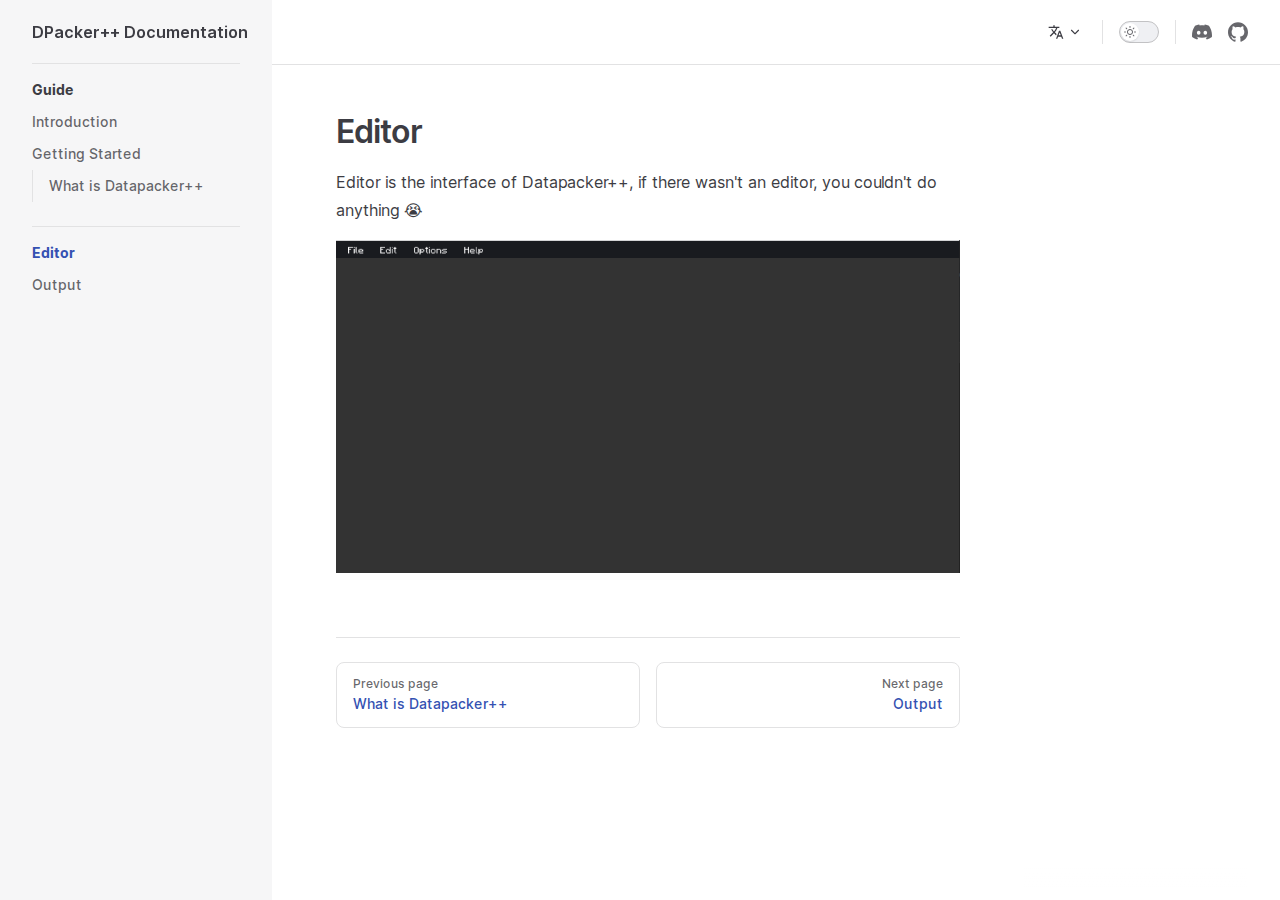
<file: en/editor/index.html>
<!DOCTYPE html>
<html lang="en" dir="ltr">
  <head>
    <meta charset="utf-8">
    <meta name="viewport" content="width=device-width,initial-scale=1">
    <title>Editor | DPacker++ Documentation</title>
    <meta name="description" content="An documentation website for Datapacker++">
    <meta name="generator" content="VitePress v1.0.0-rc.36">
    <link rel="preload stylesheet" href="/assets/style.HynjvBgV.css" as="style">
    
    <script type="module" src="/assets/app.Ke_DR0z5.js"></script>
    <link rel="preload" href="/assets/inter-roman-latin.bvIUbFQP.woff2" as="font" type="font/woff2" crossorigin="">
    <link rel="modulepreload" href="/assets/chunks/framework.apcyylA1.js">
    <link rel="modulepreload" href="/assets/chunks/theme.POz5hjs-.js">
    <link rel="modulepreload" href="/assets/chunks/editor.Cfne3_8u.js">
    <link rel="modulepreload" href="/assets/en_editor_index.md.nttG7Cs3.lean.js">
    <script id="check-dark-mode">(()=>{const e=localStorage.getItem("vitepress-theme-appearance")||"auto",a=window.matchMedia("(prefers-color-scheme: dark)").matches;(!e||e==="auto"?a:e==="dark")&&document.documentElement.classList.add("dark")})();</script>
    <script id="check-mac-os">document.documentElement.classList.toggle("mac",/Mac|iPhone|iPod|iPad/i.test(navigator.platform));</script>
  </head>
  <body>
    <div id="app"><div class="Layout" data-v-5a346dfe><!--[--><!--]--><!--[--><span tabindex="-1" data-v-0f60ec36></span><a href="#VPContent" class="VPSkipLink visually-hidden" data-v-0f60ec36> Skip to content </a><!--]--><!----><header class="VPNav" data-v-5a346dfe data-v-ae24b3ad><div class="VPNavBar has-sidebar" data-v-ae24b3ad data-v-19c990f1><div class="wrapper" data-v-19c990f1><div class="container" data-v-19c990f1><div class="title" data-v-19c990f1><div class="VPNavBarTitle has-sidebar" data-v-19c990f1 data-v-8460f0a8><a class="title" href="/en/" data-v-8460f0a8><!--[--><!--]--><!----><!--[-->DPacker++ Documentation<!--]--><!--[--><!--]--></a></div></div><div class="content" data-v-19c990f1><div class="content-body" data-v-19c990f1><!--[--><!--]--><div class="VPNavBarSearch search" data-v-19c990f1><!----></div><!----><div class="VPFlyout VPNavBarTranslations translations" data-v-19c990f1 data-v-74abcbb9 data-v-9c007e85><button type="button" class="button" aria-haspopup="true" aria-expanded="false" aria-label="Change language" data-v-9c007e85><span class="text" data-v-9c007e85><svg xmlns="http://www.w3.org/2000/svg" aria-hidden="true" focusable="false" viewbox="0 0 24 24" class="option-icon" data-v-9c007e85><path d="M0 0h24v24H0z" fill="none"></path><path d=" M12.87 15.07l-2.54-2.51.03-.03c1.74-1.94 2.98-4.17 3.71-6.53H17V4h-7V2H8v2H1v1.99h11.17C11.5 7.92 10.44 9.75 9 11.35 8.07 10.32 7.3 9.19 6.69 8h-2c.73 1.63 1.73 3.17 2.98 4.56l-5.09 5.02L4 19l5-5 3.11 3.11.76-2.04zM18.5 10h-2L12 22h2l1.12-3h4.75L21 22h2l-4.5-12zm-2.62 7l1.62-4.33L19.12 17h-3.24z " class="css-c4d79v"></path></svg><!----><svg xmlns="http://www.w3.org/2000/svg" aria-hidden="true" focusable="false" viewbox="0 0 24 24" class="text-icon" data-v-9c007e85><path d="M12,16c-0.3,0-0.5-0.1-0.7-0.3l-6-6c-0.4-0.4-0.4-1,0-1.4s1-0.4,1.4,0l5.3,5.3l5.3-5.3c0.4-0.4,1-0.4,1.4,0s0.4,1,0,1.4l-6,6C12.5,15.9,12.3,16,12,16z"></path></svg></span></button><div class="menu" data-v-9c007e85><div class="VPMenu" data-v-9c007e85 data-v-e7ea1737><!----><!--[--><!--[--><div class="items" data-v-74abcbb9><p class="title" data-v-74abcbb9>English</p><!--[--><div class="VPMenuLink" data-v-74abcbb9 data-v-43f1e123><a class="VPLink link" href="/pt/editor/" data-v-43f1e123><!--[-->Português Brasileiro<!--]--></a></div><!--]--></div><!--]--><!--]--></div></div></div><div class="VPNavBarAppearance appearance" data-v-19c990f1 data-v-e6aabb21><button class="VPSwitch VPSwitchAppearance" type="button" role="switch" title="Switch to dark theme" aria-checked="false" data-v-e6aabb21 data-v-1736f215 data-v-b1685198><span class="check" data-v-b1685198><span class="icon" data-v-b1685198><!--[--><svg xmlns="http://www.w3.org/2000/svg" aria-hidden="true" focusable="false" viewbox="0 0 24 24" class="sun" data-v-1736f215><path d="M12,18c-3.3,0-6-2.7-6-6s2.7-6,6-6s6,2.7,6,6S15.3,18,12,18zM12,8c-2.2,0-4,1.8-4,4c0,2.2,1.8,4,4,4c2.2,0,4-1.8,4-4C16,9.8,14.2,8,12,8z"></path><path d="M12,4c-0.6,0-1-0.4-1-1V1c0-0.6,0.4-1,1-1s1,0.4,1,1v2C13,3.6,12.6,4,12,4z"></path><path d="M12,24c-0.6,0-1-0.4-1-1v-2c0-0.6,0.4-1,1-1s1,0.4,1,1v2C13,23.6,12.6,24,12,24z"></path><path d="M5.6,6.6c-0.3,0-0.5-0.1-0.7-0.3L3.5,4.9c-0.4-0.4-0.4-1,0-1.4s1-0.4,1.4,0l1.4,1.4c0.4,0.4,0.4,1,0,1.4C6.2,6.5,5.9,6.6,5.6,6.6z"></path><path d="M19.8,20.8c-0.3,0-0.5-0.1-0.7-0.3l-1.4-1.4c-0.4-0.4-0.4-1,0-1.4s1-0.4,1.4,0l1.4,1.4c0.4,0.4,0.4,1,0,1.4C20.3,20.7,20,20.8,19.8,20.8z"></path><path d="M3,13H1c-0.6,0-1-0.4-1-1s0.4-1,1-1h2c0.6,0,1,0.4,1,1S3.6,13,3,13z"></path><path d="M23,13h-2c-0.6,0-1-0.4-1-1s0.4-1,1-1h2c0.6,0,1,0.4,1,1S23.6,13,23,13z"></path><path d="M4.2,20.8c-0.3,0-0.5-0.1-0.7-0.3c-0.4-0.4-0.4-1,0-1.4l1.4-1.4c0.4-0.4,1-0.4,1.4,0s0.4,1,0,1.4l-1.4,1.4C4.7,20.7,4.5,20.8,4.2,20.8z"></path><path d="M18.4,6.6c-0.3,0-0.5-0.1-0.7-0.3c-0.4-0.4-0.4-1,0-1.4l1.4-1.4c0.4-0.4,1-0.4,1.4,0s0.4,1,0,1.4l-1.4,1.4C18.9,6.5,18.6,6.6,18.4,6.6z"></path></svg><svg xmlns="http://www.w3.org/2000/svg" aria-hidden="true" focusable="false" viewbox="0 0 24 24" class="moon" data-v-1736f215><path d="M12.1,22c-0.3,0-0.6,0-0.9,0c-5.5-0.5-9.5-5.4-9-10.9c0.4-4.8,4.2-8.6,9-9c0.4,0,0.8,0.2,1,0.5c0.2,0.3,0.2,0.8-0.1,1.1c-2,2.7-1.4,6.4,1.3,8.4c2.1,1.6,5,1.6,7.1,0c0.3-0.2,0.7-0.3,1.1-0.1c0.3,0.2,0.5,0.6,0.5,1c-0.2,2.7-1.5,5.1-3.6,6.8C16.6,21.2,14.4,22,12.1,22zM9.3,4.4c-2.9,1-5,3.6-5.2,6.8c-0.4,4.4,2.8,8.3,7.2,8.7c2.1,0.2,4.2-0.4,5.8-1.8c1.1-0.9,1.9-2.1,2.4-3.4c-2.5,0.9-5.3,0.5-7.5-1.1C9.2,11.4,8.1,7.7,9.3,4.4z"></path></svg><!--]--></span></span></button></div><div class="VPSocialLinks VPNavBarSocialLinks social-links" data-v-19c990f1 data-v-0394ad82 data-v-7bc22406><!--[--><a class="VPSocialLink no-icon" href="https://discord.gg/NJTpV3DyAE" aria-label="discord" target="_blank" rel="noopener" data-v-7bc22406 data-v-f80f8133><svg role="img" viewBox="0 0 24 24" xmlns="http://www.w3.org/2000/svg"><title>Discord</title><path d="M20.317 4.3698a19.7913 19.7913 0 00-4.8851-1.5152.0741.0741 0 00-.0785.0371c-.211.3753-.4447.8648-.6083 1.2495-1.8447-.2762-3.68-.2762-5.4868 0-.1636-.3933-.4058-.8742-.6177-1.2495a.077.077 0 00-.0785-.037 19.7363 19.7363 0 00-4.8852 1.515.0699.0699 0 00-.0321.0277C.5334 9.0458-.319 13.5799.0992 18.0578a.0824.0824 0 00.0312.0561c2.0528 1.5076 4.0413 2.4228 5.9929 3.0294a.0777.0777 0 00.0842-.0276c.4616-.6304.8731-1.2952 1.226-1.9942a.076.076 0 00-.0416-.1057c-.6528-.2476-1.2743-.5495-1.8722-.8923a.077.077 0 01-.0076-.1277c.1258-.0943.2517-.1923.3718-.2914a.0743.0743 0 01.0776-.0105c3.9278 1.7933 8.18 1.7933 12.0614 0a.0739.0739 0 01.0785.0095c.1202.099.246.1981.3728.2924a.077.077 0 01-.0066.1276 12.2986 12.2986 0 01-1.873.8914.0766.0766 0 00-.0407.1067c.3604.698.7719 1.3628 1.225 1.9932a.076.076 0 00.0842.0286c1.961-.6067 3.9495-1.5219 6.0023-3.0294a.077.077 0 00.0313-.0552c.5004-5.177-.8382-9.6739-3.5485-13.6604a.061.061 0 00-.0312-.0286zM8.02 15.3312c-1.1825 0-2.1569-1.0857-2.1569-2.419 0-1.3332.9555-2.4189 2.157-2.4189 1.2108 0 2.1757 1.0952 2.1568 2.419 0 1.3332-.9555 2.4189-2.1569 2.4189zm7.9748 0c-1.1825 0-2.1569-1.0857-2.1569-2.419 0-1.3332.9554-2.4189 2.1569-2.4189 1.2108 0 2.1757 1.0952 2.1568 2.419 0 1.3332-.946 2.4189-2.1568 2.4189Z"/></svg></a><a class="VPSocialLink no-icon" href="https://github.com/Sr-Kaio/Datapacker-plus-plus" aria-label="github" target="_blank" rel="noopener" data-v-7bc22406 data-v-f80f8133><svg role="img" viewBox="0 0 24 24" xmlns="http://www.w3.org/2000/svg"><title>GitHub</title><path d="M12 .297c-6.63 0-12 5.373-12 12 0 5.303 3.438 9.8 8.205 11.385.6.113.82-.258.82-.577 0-.285-.01-1.04-.015-2.04-3.338.724-4.042-1.61-4.042-1.61C4.422 18.07 3.633 17.7 3.633 17.7c-1.087-.744.084-.729.084-.729 1.205.084 1.838 1.236 1.838 1.236 1.07 1.835 2.809 1.305 3.495.998.108-.776.417-1.305.76-1.605-2.665-.3-5.466-1.332-5.466-5.93 0-1.31.465-2.38 1.235-3.22-.135-.303-.54-1.523.105-3.176 0 0 1.005-.322 3.3 1.23.96-.267 1.98-.399 3-.405 1.02.006 2.04.138 3 .405 2.28-1.552 3.285-1.23 3.285-1.23.645 1.653.24 2.873.12 3.176.765.84 1.23 1.91 1.23 3.22 0 4.61-2.805 5.625-5.475 5.92.42.36.81 1.096.81 2.22 0 1.606-.015 2.896-.015 3.286 0 .315.21.69.825.57C20.565 22.092 24 17.592 24 12.297c0-6.627-5.373-12-12-12"/></svg></a><!--]--></div><div class="VPFlyout VPNavBarExtra extra" data-v-19c990f1 data-v-d0bd9dde data-v-9c007e85><button type="button" class="button" aria-haspopup="true" aria-expanded="false" aria-label="extra navigation" data-v-9c007e85><svg xmlns="http://www.w3.org/2000/svg" aria-hidden="true" focusable="false" viewbox="0 0 24 24" class="icon" data-v-9c007e85><circle cx="12" cy="12" r="2"></circle><circle cx="19" cy="12" r="2"></circle><circle cx="5" cy="12" r="2"></circle></svg></button><div class="menu" data-v-9c007e85><div class="VPMenu" data-v-9c007e85 data-v-e7ea1737><!----><!--[--><!--[--><div class="group translations" data-v-d0bd9dde><p class="trans-title" data-v-d0bd9dde>English</p><!--[--><div class="VPMenuLink" data-v-d0bd9dde data-v-43f1e123><a class="VPLink link" href="/pt/editor/" data-v-43f1e123><!--[-->Português Brasileiro<!--]--></a></div><!--]--></div><div class="group" data-v-d0bd9dde><div class="item appearance" data-v-d0bd9dde><p class="label" data-v-d0bd9dde>Appearance</p><div class="appearance-action" data-v-d0bd9dde><button class="VPSwitch VPSwitchAppearance" type="button" role="switch" title="Switch to dark theme" aria-checked="false" data-v-d0bd9dde data-v-1736f215 data-v-b1685198><span class="check" data-v-b1685198><span class="icon" data-v-b1685198><!--[--><svg xmlns="http://www.w3.org/2000/svg" aria-hidden="true" focusable="false" viewbox="0 0 24 24" class="sun" data-v-1736f215><path d="M12,18c-3.3,0-6-2.7-6-6s2.7-6,6-6s6,2.7,6,6S15.3,18,12,18zM12,8c-2.2,0-4,1.8-4,4c0,2.2,1.8,4,4,4c2.2,0,4-1.8,4-4C16,9.8,14.2,8,12,8z"></path><path d="M12,4c-0.6,0-1-0.4-1-1V1c0-0.6,0.4-1,1-1s1,0.4,1,1v2C13,3.6,12.6,4,12,4z"></path><path d="M12,24c-0.6,0-1-0.4-1-1v-2c0-0.6,0.4-1,1-1s1,0.4,1,1v2C13,23.6,12.6,24,12,24z"></path><path d="M5.6,6.6c-0.3,0-0.5-0.1-0.7-0.3L3.5,4.9c-0.4-0.4-0.4-1,0-1.4s1-0.4,1.4,0l1.4,1.4c0.4,0.4,0.4,1,0,1.4C6.2,6.5,5.9,6.6,5.6,6.6z"></path><path d="M19.8,20.8c-0.3,0-0.5-0.1-0.7-0.3l-1.4-1.4c-0.4-0.4-0.4-1,0-1.4s1-0.4,1.4,0l1.4,1.4c0.4,0.4,0.4,1,0,1.4C20.3,20.7,20,20.8,19.8,20.8z"></path><path d="M3,13H1c-0.6,0-1-0.4-1-1s0.4-1,1-1h2c0.6,0,1,0.4,1,1S3.6,13,3,13z"></path><path d="M23,13h-2c-0.6,0-1-0.4-1-1s0.4-1,1-1h2c0.6,0,1,0.4,1,1S23.6,13,23,13z"></path><path d="M4.2,20.8c-0.3,0-0.5-0.1-0.7-0.3c-0.4-0.4-0.4-1,0-1.4l1.4-1.4c0.4-0.4,1-0.4,1.4,0s0.4,1,0,1.4l-1.4,1.4C4.7,20.7,4.5,20.8,4.2,20.8z"></path><path d="M18.4,6.6c-0.3,0-0.5-0.1-0.7-0.3c-0.4-0.4-0.4-1,0-1.4l1.4-1.4c0.4-0.4,1-0.4,1.4,0s0.4,1,0,1.4l-1.4,1.4C18.9,6.5,18.6,6.6,18.4,6.6z"></path></svg><svg xmlns="http://www.w3.org/2000/svg" aria-hidden="true" focusable="false" viewbox="0 0 24 24" class="moon" data-v-1736f215><path d="M12.1,22c-0.3,0-0.6,0-0.9,0c-5.5-0.5-9.5-5.4-9-10.9c0.4-4.8,4.2-8.6,9-9c0.4,0,0.8,0.2,1,0.5c0.2,0.3,0.2,0.8-0.1,1.1c-2,2.7-1.4,6.4,1.3,8.4c2.1,1.6,5,1.6,7.1,0c0.3-0.2,0.7-0.3,1.1-0.1c0.3,0.2,0.5,0.6,0.5,1c-0.2,2.7-1.5,5.1-3.6,6.8C16.6,21.2,14.4,22,12.1,22zM9.3,4.4c-2.9,1-5,3.6-5.2,6.8c-0.4,4.4,2.8,8.3,7.2,8.7c2.1,0.2,4.2-0.4,5.8-1.8c1.1-0.9,1.9-2.1,2.4-3.4c-2.5,0.9-5.3,0.5-7.5-1.1C9.2,11.4,8.1,7.7,9.3,4.4z"></path></svg><!--]--></span></span></button></div></div></div><div class="group" data-v-d0bd9dde><div class="item social-links" data-v-d0bd9dde><div class="VPSocialLinks social-links-list" data-v-d0bd9dde data-v-7bc22406><!--[--><a class="VPSocialLink no-icon" href="https://discord.gg/NJTpV3DyAE" aria-label="discord" target="_blank" rel="noopener" data-v-7bc22406 data-v-f80f8133><svg role="img" viewBox="0 0 24 24" xmlns="http://www.w3.org/2000/svg"><title>Discord</title><path d="M20.317 4.3698a19.7913 19.7913 0 00-4.8851-1.5152.0741.0741 0 00-.0785.0371c-.211.3753-.4447.8648-.6083 1.2495-1.8447-.2762-3.68-.2762-5.4868 0-.1636-.3933-.4058-.8742-.6177-1.2495a.077.077 0 00-.0785-.037 19.7363 19.7363 0 00-4.8852 1.515.0699.0699 0 00-.0321.0277C.5334 9.0458-.319 13.5799.0992 18.0578a.0824.0824 0 00.0312.0561c2.0528 1.5076 4.0413 2.4228 5.9929 3.0294a.0777.0777 0 00.0842-.0276c.4616-.6304.8731-1.2952 1.226-1.9942a.076.076 0 00-.0416-.1057c-.6528-.2476-1.2743-.5495-1.8722-.8923a.077.077 0 01-.0076-.1277c.1258-.0943.2517-.1923.3718-.2914a.0743.0743 0 01.0776-.0105c3.9278 1.7933 8.18 1.7933 12.0614 0a.0739.0739 0 01.0785.0095c.1202.099.246.1981.3728.2924a.077.077 0 01-.0066.1276 12.2986 12.2986 0 01-1.873.8914.0766.0766 0 00-.0407.1067c.3604.698.7719 1.3628 1.225 1.9932a.076.076 0 00.0842.0286c1.961-.6067 3.9495-1.5219 6.0023-3.0294a.077.077 0 00.0313-.0552c.5004-5.177-.8382-9.6739-3.5485-13.6604a.061.061 0 00-.0312-.0286zM8.02 15.3312c-1.1825 0-2.1569-1.0857-2.1569-2.419 0-1.3332.9555-2.4189 2.157-2.4189 1.2108 0 2.1757 1.0952 2.1568 2.419 0 1.3332-.9555 2.4189-2.1569 2.4189zm7.9748 0c-1.1825 0-2.1569-1.0857-2.1569-2.419 0-1.3332.9554-2.4189 2.1569-2.4189 1.2108 0 2.1757 1.0952 2.1568 2.419 0 1.3332-.946 2.4189-2.1568 2.4189Z"/></svg></a><a class="VPSocialLink no-icon" href="https://github.com/Sr-Kaio/Datapacker-plus-plus" aria-label="github" target="_blank" rel="noopener" data-v-7bc22406 data-v-f80f8133><svg role="img" viewBox="0 0 24 24" xmlns="http://www.w3.org/2000/svg"><title>GitHub</title><path d="M12 .297c-6.63 0-12 5.373-12 12 0 5.303 3.438 9.8 8.205 11.385.6.113.82-.258.82-.577 0-.285-.01-1.04-.015-2.04-3.338.724-4.042-1.61-4.042-1.61C4.422 18.07 3.633 17.7 3.633 17.7c-1.087-.744.084-.729.084-.729 1.205.084 1.838 1.236 1.838 1.236 1.07 1.835 2.809 1.305 3.495.998.108-.776.417-1.305.76-1.605-2.665-.3-5.466-1.332-5.466-5.93 0-1.31.465-2.38 1.235-3.22-.135-.303-.54-1.523.105-3.176 0 0 1.005-.322 3.3 1.23.96-.267 1.98-.399 3-.405 1.02.006 2.04.138 3 .405 2.28-1.552 3.285-1.23 3.285-1.23.645 1.653.24 2.873.12 3.176.765.84 1.23 1.91 1.23 3.22 0 4.61-2.805 5.625-5.475 5.92.42.36.81 1.096.81 2.22 0 1.606-.015 2.896-.015 3.286 0 .315.21.69.825.57C20.565 22.092 24 17.592 24 12.297c0-6.627-5.373-12-12-12"/></svg></a><!--]--></div></div></div><!--]--><!--]--></div></div></div><!--[--><!--]--><button type="button" class="VPNavBarHamburger hamburger" aria-label="mobile navigation" aria-expanded="false" aria-controls="VPNavScreen" data-v-19c990f1 data-v-e5dd9c1c><span class="container" data-v-e5dd9c1c><span class="top" data-v-e5dd9c1c></span><span class="middle" data-v-e5dd9c1c></span><span class="bottom" data-v-e5dd9c1c></span></span></button></div></div></div></div><div class="divider" data-v-19c990f1><div class="divider-line" data-v-19c990f1></div></div></div><!----></header><div class="VPLocalNav has-sidebar empty" data-v-5a346dfe data-v-0282ae07><div class="container" data-v-0282ae07><button class="menu" aria-expanded="false" aria-controls="VPSidebarNav" data-v-0282ae07><svg xmlns="http://www.w3.org/2000/svg" aria-hidden="true" focusable="false" viewbox="0 0 24 24" class="menu-icon" data-v-0282ae07><path d="M17,11H3c-0.6,0-1-0.4-1-1s0.4-1,1-1h14c0.6,0,1,0.4,1,1S17.6,11,17,11z"></path><path d="M21,7H3C2.4,7,2,6.6,2,6s0.4-1,1-1h18c0.6,0,1,0.4,1,1S21.6,7,21,7z"></path><path d="M21,15H3c-0.6,0-1-0.4-1-1s0.4-1,1-1h18c0.6,0,1,0.4,1,1S21.6,15,21,15z"></path><path d="M17,19H3c-0.6,0-1-0.4-1-1s0.4-1,1-1h14c0.6,0,1,0.4,1,1S17.6,19,17,19z"></path></svg><span class="menu-text" data-v-0282ae07>Menu</span></button><div class="VPLocalNavOutlineDropdown" style="--vp-vh:0px;" data-v-0282ae07 data-v-af18c0d5><button data-v-af18c0d5>Return to top</button><!----></div></div></div><aside class="VPSidebar" data-v-5a346dfe data-v-575e6a36><div class="curtain" data-v-575e6a36></div><nav class="nav" id="VPSidebarNav" aria-labelledby="sidebar-aria-label" tabindex="-1" data-v-575e6a36><span class="visually-hidden" id="sidebar-aria-label" data-v-575e6a36> Sidebar Navigation </span><!--[--><!--]--><!--[--><div class="group" data-v-575e6a36><section class="VPSidebarItem level-0" data-v-575e6a36 data-v-e31bd47b><div class="item" role="button" tabindex="0" data-v-e31bd47b><div class="indicator" data-v-e31bd47b></div><h2 class="text" data-v-e31bd47b>Guide</h2><!----></div><div class="items" data-v-e31bd47b><!--[--><div class="VPSidebarItem level-1 is-link" data-v-e31bd47b data-v-e31bd47b><div class="item" data-v-e31bd47b><div class="indicator" data-v-e31bd47b></div><a class="VPLink link link" href="/en/" data-v-e31bd47b><!--[--><p class="text" data-v-e31bd47b>Introduction</p><!--]--></a><!----></div><!----></div><section class="VPSidebarItem level-1" data-v-e31bd47b data-v-e31bd47b><div class="item" role="button" tabindex="0" data-v-e31bd47b><div class="indicator" data-v-e31bd47b></div><h3 class="text" data-v-e31bd47b>Getting Started</h3><!----></div><div class="items" data-v-e31bd47b><!--[--><div class="VPSidebarItem level-2 is-link" data-v-e31bd47b data-v-e31bd47b><div class="item" data-v-e31bd47b><div class="indicator" data-v-e31bd47b></div><a class="VPLink link link" href="/en/gettingstarted/whatisdpacker.html" data-v-e31bd47b><!--[--><p class="text" data-v-e31bd47b>What is Datapacker++</p><!--]--></a><!----></div><!----></div><!--]--></div></section><!--]--></div></section></div><div class="group" data-v-575e6a36><section class="VPSidebarItem level-0 is-link" data-v-575e6a36 data-v-e31bd47b><div class="item" tabindex="0" data-v-e31bd47b><div class="indicator" data-v-e31bd47b></div><a class="VPLink link link" href="/en/editor/" data-v-e31bd47b><!--[--><h2 class="text" data-v-e31bd47b>Editor</h2><!--]--></a><!----></div><div class="items" data-v-e31bd47b><!--[--><div class="VPSidebarItem level-1 is-link" data-v-e31bd47b data-v-e31bd47b><div class="item" data-v-e31bd47b><div class="indicator" data-v-e31bd47b></div><a class="VPLink link link" href="/en/editor/output.html" data-v-e31bd47b><!--[--><p class="text" data-v-e31bd47b>Output</p><!--]--></a><!----></div><!----></div><!--]--></div></section></div><!--]--><!--[--><!--]--></nav></aside><div class="VPContent has-sidebar" id="VPContent" data-v-5a346dfe data-v-669faec9><div class="VPDoc has-sidebar has-aside" data-v-669faec9 data-v-39a288b8><!--[--><!--]--><div class="container" data-v-39a288b8><div class="aside" data-v-39a288b8><div class="aside-curtain" data-v-39a288b8></div><div class="aside-container" data-v-39a288b8><div class="aside-content" data-v-39a288b8><div class="VPDocAside" data-v-39a288b8 data-v-3f215769><!--[--><!--]--><!--[--><!--]--><div class="VPDocAsideOutline" role="navigation" data-v-3f215769 data-v-935f8a84><div class="content" data-v-935f8a84><div class="outline-marker" data-v-935f8a84></div><div class="outline-title" role="heading" aria-level="2" data-v-935f8a84>On this page</div><nav aria-labelledby="doc-outline-aria-label" data-v-935f8a84><span class="visually-hidden" id="doc-outline-aria-label" data-v-935f8a84> Table of Contents for current page </span><ul class="VPDocOutlineItem root" data-v-935f8a84 data-v-b933a997><!--[--><!--]--></ul></nav></div></div><!--[--><!--]--><div class="spacer" data-v-3f215769></div><!--[--><!--]--><!----><!--[--><!--]--><!--[--><!--]--></div></div></div></div><div class="content" data-v-39a288b8><div class="content-container" data-v-39a288b8><!--[--><!--]--><main class="main" data-v-39a288b8><div style="position:relative;" class="vp-doc _en_editor_" data-v-39a288b8><div><h1 id="editor" tabindex="-1">Editor <a class="header-anchor" href="#editor" aria-label="Permalink to &quot;Editor&quot;">​</a></h1><p>Editor is the interface of Datapacker++, if there wasn&#39;t an editor, you couldn&#39;t do anything 😭</p><p><img src="/assets/editor.sICIcCV_.png" alt="OutputImage"></p></div></div></main><footer class="VPDocFooter" data-v-39a288b8 data-v-48f9bb55><!--[--><!--]--><!----><nav class="prev-next" data-v-48f9bb55><div class="pager" data-v-48f9bb55><a class="VPLink link pager-link prev" href="/en/gettingstarted/whatisdpacker.html" data-v-48f9bb55><!--[--><span class="desc" data-v-48f9bb55>Previous page</span><span class="title" data-v-48f9bb55>What is Datapacker++</span><!--]--></a></div><div class="pager" data-v-48f9bb55><a class="VPLink link pager-link next" href="/en/editor/output.html" data-v-48f9bb55><!--[--><span class="desc" data-v-48f9bb55>Next page</span><span class="title" data-v-48f9bb55>Output</span><!--]--></a></div></nav></footer><!--[--><!--]--></div></div></div><!--[--><!--]--></div></div><!----><!--[--><!--]--></div></div>
    <script>window.__VP_HASH_MAP__=JSON.parse("{\"en_gettingstarted_whatisdpacker.md\":\"n0T2cJwx\",\"en_index.md\":\"E93Use7J\",\"pt_gettingstarted_whatisdpacker.md\":\"cw5H7HDl\",\"en_editor_index.md\":\"nttG7Cs3\",\"pt_editor_index.md\":\"4mi65Gaj\",\"pt_editor_output.md\":\"EF3YA39o\",\"en_editor_output.md\":\"BNkK9J8d\",\"pt_index.md\":\"eSzZ83fb\"}");window.__VP_SITE_DATA__=JSON.parse("{\"lang\":\"en-US\",\"dir\":\"ltr\",\"title\":\"Datapacker++ Documentation\",\"description\":\"An documentation website for Datapacker++\",\"base\":\"/\",\"head\":[],\"router\":{\"prefetchLinks\":true},\"appearance\":true,\"themeConfig\":{\"socialLinks\":[{\"icon\":\"discord\",\"link\":\"https://discord.gg/NJTpV3DyAE\"},{\"icon\":\"github\",\"link\":\"https://github.com/Sr-Kaio/Datapacker-plus-plus\"}]},\"locales\":{\"en\":{\"title\":\"DPacker++ Documentation\",\"label\":\"English\",\"lang\":\"en\",\"link\":\"/en/\",\"themeConfig\":{\"sidebar\":[{\"text\":\"Guide\",\"items\":[{\"text\":\"Introduction\",\"link\":\"/en/\"},{\"text\":\"Getting Started\",\"items\":[{\"text\":\"What is Datapacker++\",\"link\":\"/en/gettingstarted/whatisdpacker\"}]}]},{\"text\":\"Editor\",\"link\":\"/en/editor/\",\"items\":[{\"text\":\"Output\",\"link\":\"/en/editor/output\"}]}]}},\"pt\":{\"title\":\"Documentação de DPacker++\",\"label\":\"Português Brasileiro\",\"lang\":\"pt\",\"link\":\"/pt/\",\"themeConfig\":{\"sidebar\":[{\"text\":\"Guia\",\"items\":[{\"text\":\"Introdução\",\"link\":\"/pt/\"},{\"text\":\"Começando\",\"items\":[{\"text\":\"O Que é Datapacker++\",\"link\":\"/pt/gettingstarted/whatisdpacker\"}]}]},{\"text\":\"Editor\",\"link\":\"/pt/editor/\",\"items\":[{\"text\":\"Output\",\"link\":\"/pt/editor/output\"}]}]}}},\"scrollOffset\":134,\"cleanUrls\":false}");</script>
    
  </body>
</html>
</file>
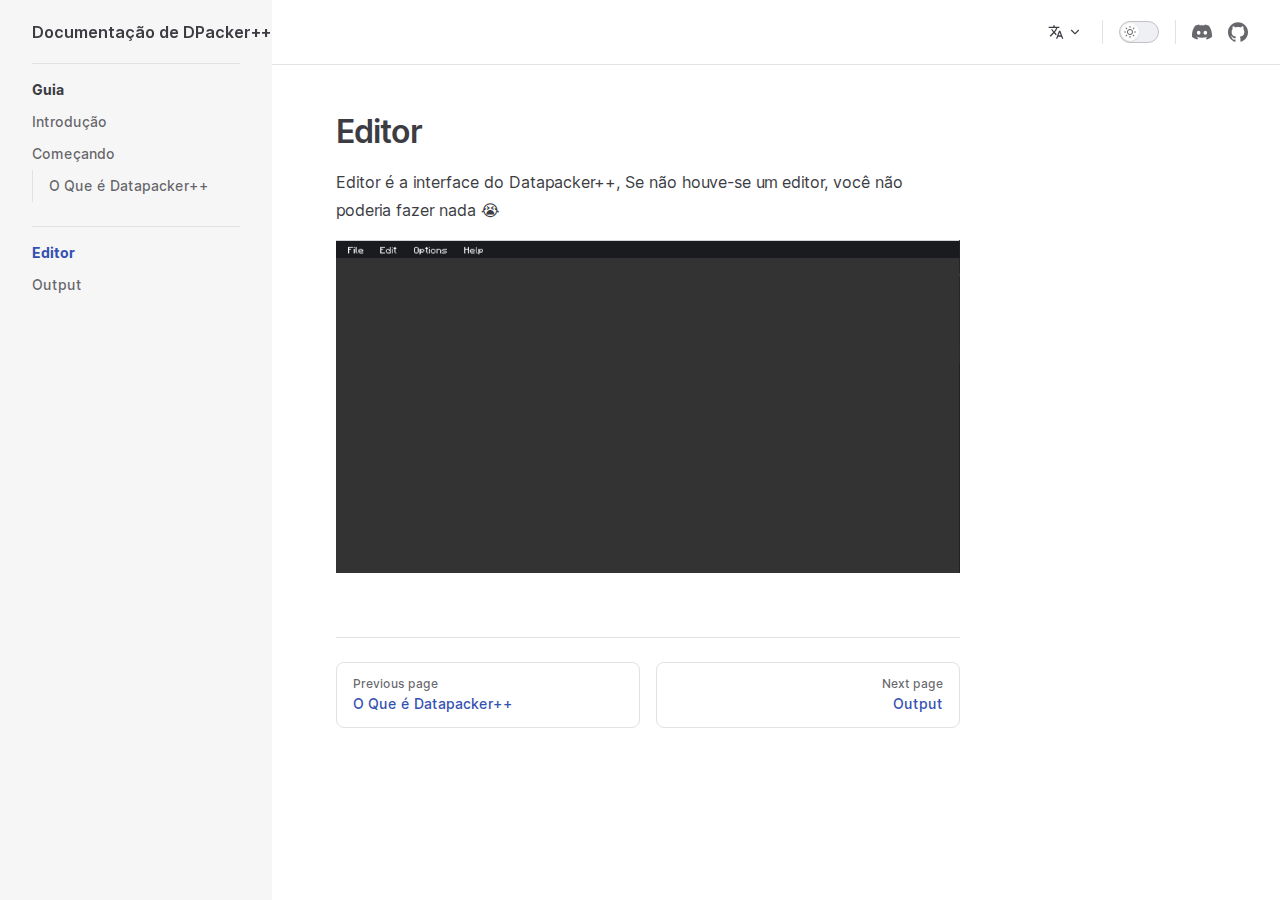
<file: pt/editor/index.html>
<!DOCTYPE html>
<html lang="pt" dir="ltr">
  <head>
    <meta charset="utf-8">
    <meta name="viewport" content="width=device-width,initial-scale=1">
    <title>Editor | Documentação de DPacker++</title>
    <meta name="description" content="An documentation website for Datapacker++">
    <meta name="generator" content="VitePress v1.0.0-rc.36">
    <link rel="preload stylesheet" href="/assets/style.HynjvBgV.css" as="style">
    
    <script type="module" src="/assets/app.Ke_DR0z5.js"></script>
    <link rel="preload" href="/assets/inter-roman-latin.bvIUbFQP.woff2" as="font" type="font/woff2" crossorigin="">
    <link rel="modulepreload" href="/assets/chunks/framework.apcyylA1.js">
    <link rel="modulepreload" href="/assets/chunks/theme.POz5hjs-.js">
    <link rel="modulepreload" href="/assets/chunks/editor.Cfne3_8u.js">
    <link rel="modulepreload" href="/assets/pt_editor_index.md.4mi65Gaj.lean.js">
    <script id="check-dark-mode">(()=>{const e=localStorage.getItem("vitepress-theme-appearance")||"auto",a=window.matchMedia("(prefers-color-scheme: dark)").matches;(!e||e==="auto"?a:e==="dark")&&document.documentElement.classList.add("dark")})();</script>
    <script id="check-mac-os">document.documentElement.classList.toggle("mac",/Mac|iPhone|iPod|iPad/i.test(navigator.platform));</script>
  </head>
  <body>
    <div id="app"><div class="Layout" data-v-5a346dfe><!--[--><!--]--><!--[--><span tabindex="-1" data-v-0f60ec36></span><a href="#VPContent" class="VPSkipLink visually-hidden" data-v-0f60ec36> Skip to content </a><!--]--><!----><header class="VPNav" data-v-5a346dfe data-v-ae24b3ad><div class="VPNavBar has-sidebar" data-v-ae24b3ad data-v-19c990f1><div class="wrapper" data-v-19c990f1><div class="container" data-v-19c990f1><div class="title" data-v-19c990f1><div class="VPNavBarTitle has-sidebar" data-v-19c990f1 data-v-8460f0a8><a class="title" href="/pt/" data-v-8460f0a8><!--[--><!--]--><!----><!--[-->Documentação de DPacker++<!--]--><!--[--><!--]--></a></div></div><div class="content" data-v-19c990f1><div class="content-body" data-v-19c990f1><!--[--><!--]--><div class="VPNavBarSearch search" data-v-19c990f1><!----></div><!----><div class="VPFlyout VPNavBarTranslations translations" data-v-19c990f1 data-v-74abcbb9 data-v-9c007e85><button type="button" class="button" aria-haspopup="true" aria-expanded="false" aria-label="Change language" data-v-9c007e85><span class="text" data-v-9c007e85><svg xmlns="http://www.w3.org/2000/svg" aria-hidden="true" focusable="false" viewbox="0 0 24 24" class="option-icon" data-v-9c007e85><path d="M0 0h24v24H0z" fill="none"></path><path d=" M12.87 15.07l-2.54-2.51.03-.03c1.74-1.94 2.98-4.17 3.71-6.53H17V4h-7V2H8v2H1v1.99h11.17C11.5 7.92 10.44 9.75 9 11.35 8.07 10.32 7.3 9.19 6.69 8h-2c.73 1.63 1.73 3.17 2.98 4.56l-5.09 5.02L4 19l5-5 3.11 3.11.76-2.04zM18.5 10h-2L12 22h2l1.12-3h4.75L21 22h2l-4.5-12zm-2.62 7l1.62-4.33L19.12 17h-3.24z " class="css-c4d79v"></path></svg><!----><svg xmlns="http://www.w3.org/2000/svg" aria-hidden="true" focusable="false" viewbox="0 0 24 24" class="text-icon" data-v-9c007e85><path d="M12,16c-0.3,0-0.5-0.1-0.7-0.3l-6-6c-0.4-0.4-0.4-1,0-1.4s1-0.4,1.4,0l5.3,5.3l5.3-5.3c0.4-0.4,1-0.4,1.4,0s0.4,1,0,1.4l-6,6C12.5,15.9,12.3,16,12,16z"></path></svg></span></button><div class="menu" data-v-9c007e85><div class="VPMenu" data-v-9c007e85 data-v-e7ea1737><!----><!--[--><!--[--><div class="items" data-v-74abcbb9><p class="title" data-v-74abcbb9>Português Brasileiro</p><!--[--><div class="VPMenuLink" data-v-74abcbb9 data-v-43f1e123><a class="VPLink link" href="/en/editor/" data-v-43f1e123><!--[-->English<!--]--></a></div><!--]--></div><!--]--><!--]--></div></div></div><div class="VPNavBarAppearance appearance" data-v-19c990f1 data-v-e6aabb21><button class="VPSwitch VPSwitchAppearance" type="button" role="switch" title="Switch to dark theme" aria-checked="false" data-v-e6aabb21 data-v-1736f215 data-v-b1685198><span class="check" data-v-b1685198><span class="icon" data-v-b1685198><!--[--><svg xmlns="http://www.w3.org/2000/svg" aria-hidden="true" focusable="false" viewbox="0 0 24 24" class="sun" data-v-1736f215><path d="M12,18c-3.3,0-6-2.7-6-6s2.7-6,6-6s6,2.7,6,6S15.3,18,12,18zM12,8c-2.2,0-4,1.8-4,4c0,2.2,1.8,4,4,4c2.2,0,4-1.8,4-4C16,9.8,14.2,8,12,8z"></path><path d="M12,4c-0.6,0-1-0.4-1-1V1c0-0.6,0.4-1,1-1s1,0.4,1,1v2C13,3.6,12.6,4,12,4z"></path><path d="M12,24c-0.6,0-1-0.4-1-1v-2c0-0.6,0.4-1,1-1s1,0.4,1,1v2C13,23.6,12.6,24,12,24z"></path><path d="M5.6,6.6c-0.3,0-0.5-0.1-0.7-0.3L3.5,4.9c-0.4-0.4-0.4-1,0-1.4s1-0.4,1.4,0l1.4,1.4c0.4,0.4,0.4,1,0,1.4C6.2,6.5,5.9,6.6,5.6,6.6z"></path><path d="M19.8,20.8c-0.3,0-0.5-0.1-0.7-0.3l-1.4-1.4c-0.4-0.4-0.4-1,0-1.4s1-0.4,1.4,0l1.4,1.4c0.4,0.4,0.4,1,0,1.4C20.3,20.7,20,20.8,19.8,20.8z"></path><path d="M3,13H1c-0.6,0-1-0.4-1-1s0.4-1,1-1h2c0.6,0,1,0.4,1,1S3.6,13,3,13z"></path><path d="M23,13h-2c-0.6,0-1-0.4-1-1s0.4-1,1-1h2c0.6,0,1,0.4,1,1S23.6,13,23,13z"></path><path d="M4.2,20.8c-0.3,0-0.5-0.1-0.7-0.3c-0.4-0.4-0.4-1,0-1.4l1.4-1.4c0.4-0.4,1-0.4,1.4,0s0.4,1,0,1.4l-1.4,1.4C4.7,20.7,4.5,20.8,4.2,20.8z"></path><path d="M18.4,6.6c-0.3,0-0.5-0.1-0.7-0.3c-0.4-0.4-0.4-1,0-1.4l1.4-1.4c0.4-0.4,1-0.4,1.4,0s0.4,1,0,1.4l-1.4,1.4C18.9,6.5,18.6,6.6,18.4,6.6z"></path></svg><svg xmlns="http://www.w3.org/2000/svg" aria-hidden="true" focusable="false" viewbox="0 0 24 24" class="moon" data-v-1736f215><path d="M12.1,22c-0.3,0-0.6,0-0.9,0c-5.5-0.5-9.5-5.4-9-10.9c0.4-4.8,4.2-8.6,9-9c0.4,0,0.8,0.2,1,0.5c0.2,0.3,0.2,0.8-0.1,1.1c-2,2.7-1.4,6.4,1.3,8.4c2.1,1.6,5,1.6,7.1,0c0.3-0.2,0.7-0.3,1.1-0.1c0.3,0.2,0.5,0.6,0.5,1c-0.2,2.7-1.5,5.1-3.6,6.8C16.6,21.2,14.4,22,12.1,22zM9.3,4.4c-2.9,1-5,3.6-5.2,6.8c-0.4,4.4,2.8,8.3,7.2,8.7c2.1,0.2,4.2-0.4,5.8-1.8c1.1-0.9,1.9-2.1,2.4-3.4c-2.5,0.9-5.3,0.5-7.5-1.1C9.2,11.4,8.1,7.7,9.3,4.4z"></path></svg><!--]--></span></span></button></div><div class="VPSocialLinks VPNavBarSocialLinks social-links" data-v-19c990f1 data-v-0394ad82 data-v-7bc22406><!--[--><a class="VPSocialLink no-icon" href="https://discord.gg/NJTpV3DyAE" aria-label="discord" target="_blank" rel="noopener" data-v-7bc22406 data-v-f80f8133><svg role="img" viewBox="0 0 24 24" xmlns="http://www.w3.org/2000/svg"><title>Discord</title><path d="M20.317 4.3698a19.7913 19.7913 0 00-4.8851-1.5152.0741.0741 0 00-.0785.0371c-.211.3753-.4447.8648-.6083 1.2495-1.8447-.2762-3.68-.2762-5.4868 0-.1636-.3933-.4058-.8742-.6177-1.2495a.077.077 0 00-.0785-.037 19.7363 19.7363 0 00-4.8852 1.515.0699.0699 0 00-.0321.0277C.5334 9.0458-.319 13.5799.0992 18.0578a.0824.0824 0 00.0312.0561c2.0528 1.5076 4.0413 2.4228 5.9929 3.0294a.0777.0777 0 00.0842-.0276c.4616-.6304.8731-1.2952 1.226-1.9942a.076.076 0 00-.0416-.1057c-.6528-.2476-1.2743-.5495-1.8722-.8923a.077.077 0 01-.0076-.1277c.1258-.0943.2517-.1923.3718-.2914a.0743.0743 0 01.0776-.0105c3.9278 1.7933 8.18 1.7933 12.0614 0a.0739.0739 0 01.0785.0095c.1202.099.246.1981.3728.2924a.077.077 0 01-.0066.1276 12.2986 12.2986 0 01-1.873.8914.0766.0766 0 00-.0407.1067c.3604.698.7719 1.3628 1.225 1.9932a.076.076 0 00.0842.0286c1.961-.6067 3.9495-1.5219 6.0023-3.0294a.077.077 0 00.0313-.0552c.5004-5.177-.8382-9.6739-3.5485-13.6604a.061.061 0 00-.0312-.0286zM8.02 15.3312c-1.1825 0-2.1569-1.0857-2.1569-2.419 0-1.3332.9555-2.4189 2.157-2.4189 1.2108 0 2.1757 1.0952 2.1568 2.419 0 1.3332-.9555 2.4189-2.1569 2.4189zm7.9748 0c-1.1825 0-2.1569-1.0857-2.1569-2.419 0-1.3332.9554-2.4189 2.1569-2.4189 1.2108 0 2.1757 1.0952 2.1568 2.419 0 1.3332-.946 2.4189-2.1568 2.4189Z"/></svg></a><a class="VPSocialLink no-icon" href="https://github.com/Sr-Kaio/Datapacker-plus-plus" aria-label="github" target="_blank" rel="noopener" data-v-7bc22406 data-v-f80f8133><svg role="img" viewBox="0 0 24 24" xmlns="http://www.w3.org/2000/svg"><title>GitHub</title><path d="M12 .297c-6.63 0-12 5.373-12 12 0 5.303 3.438 9.8 8.205 11.385.6.113.82-.258.82-.577 0-.285-.01-1.04-.015-2.04-3.338.724-4.042-1.61-4.042-1.61C4.422 18.07 3.633 17.7 3.633 17.7c-1.087-.744.084-.729.084-.729 1.205.084 1.838 1.236 1.838 1.236 1.07 1.835 2.809 1.305 3.495.998.108-.776.417-1.305.76-1.605-2.665-.3-5.466-1.332-5.466-5.93 0-1.31.465-2.38 1.235-3.22-.135-.303-.54-1.523.105-3.176 0 0 1.005-.322 3.3 1.23.96-.267 1.98-.399 3-.405 1.02.006 2.04.138 3 .405 2.28-1.552 3.285-1.23 3.285-1.23.645 1.653.24 2.873.12 3.176.765.84 1.23 1.91 1.23 3.22 0 4.61-2.805 5.625-5.475 5.92.42.36.81 1.096.81 2.22 0 1.606-.015 2.896-.015 3.286 0 .315.21.69.825.57C20.565 22.092 24 17.592 24 12.297c0-6.627-5.373-12-12-12"/></svg></a><!--]--></div><div class="VPFlyout VPNavBarExtra extra" data-v-19c990f1 data-v-d0bd9dde data-v-9c007e85><button type="button" class="button" aria-haspopup="true" aria-expanded="false" aria-label="extra navigation" data-v-9c007e85><svg xmlns="http://www.w3.org/2000/svg" aria-hidden="true" focusable="false" viewbox="0 0 24 24" class="icon" data-v-9c007e85><circle cx="12" cy="12" r="2"></circle><circle cx="19" cy="12" r="2"></circle><circle cx="5" cy="12" r="2"></circle></svg></button><div class="menu" data-v-9c007e85><div class="VPMenu" data-v-9c007e85 data-v-e7ea1737><!----><!--[--><!--[--><div class="group translations" data-v-d0bd9dde><p class="trans-title" data-v-d0bd9dde>Português Brasileiro</p><!--[--><div class="VPMenuLink" data-v-d0bd9dde data-v-43f1e123><a class="VPLink link" href="/en/editor/" data-v-43f1e123><!--[-->English<!--]--></a></div><!--]--></div><div class="group" data-v-d0bd9dde><div class="item appearance" data-v-d0bd9dde><p class="label" data-v-d0bd9dde>Appearance</p><div class="appearance-action" data-v-d0bd9dde><button class="VPSwitch VPSwitchAppearance" type="button" role="switch" title="Switch to dark theme" aria-checked="false" data-v-d0bd9dde data-v-1736f215 data-v-b1685198><span class="check" data-v-b1685198><span class="icon" data-v-b1685198><!--[--><svg xmlns="http://www.w3.org/2000/svg" aria-hidden="true" focusable="false" viewbox="0 0 24 24" class="sun" data-v-1736f215><path d="M12,18c-3.3,0-6-2.7-6-6s2.7-6,6-6s6,2.7,6,6S15.3,18,12,18zM12,8c-2.2,0-4,1.8-4,4c0,2.2,1.8,4,4,4c2.2,0,4-1.8,4-4C16,9.8,14.2,8,12,8z"></path><path d="M12,4c-0.6,0-1-0.4-1-1V1c0-0.6,0.4-1,1-1s1,0.4,1,1v2C13,3.6,12.6,4,12,4z"></path><path d="M12,24c-0.6,0-1-0.4-1-1v-2c0-0.6,0.4-1,1-1s1,0.4,1,1v2C13,23.6,12.6,24,12,24z"></path><path d="M5.6,6.6c-0.3,0-0.5-0.1-0.7-0.3L3.5,4.9c-0.4-0.4-0.4-1,0-1.4s1-0.4,1.4,0l1.4,1.4c0.4,0.4,0.4,1,0,1.4C6.2,6.5,5.9,6.6,5.6,6.6z"></path><path d="M19.8,20.8c-0.3,0-0.5-0.1-0.7-0.3l-1.4-1.4c-0.4-0.4-0.4-1,0-1.4s1-0.4,1.4,0l1.4,1.4c0.4,0.4,0.4,1,0,1.4C20.3,20.7,20,20.8,19.8,20.8z"></path><path d="M3,13H1c-0.6,0-1-0.4-1-1s0.4-1,1-1h2c0.6,0,1,0.4,1,1S3.6,13,3,13z"></path><path d="M23,13h-2c-0.6,0-1-0.4-1-1s0.4-1,1-1h2c0.6,0,1,0.4,1,1S23.6,13,23,13z"></path><path d="M4.2,20.8c-0.3,0-0.5-0.1-0.7-0.3c-0.4-0.4-0.4-1,0-1.4l1.4-1.4c0.4-0.4,1-0.4,1.4,0s0.4,1,0,1.4l-1.4,1.4C4.7,20.7,4.5,20.8,4.2,20.8z"></path><path d="M18.4,6.6c-0.3,0-0.5-0.1-0.7-0.3c-0.4-0.4-0.4-1,0-1.4l1.4-1.4c0.4-0.4,1-0.4,1.4,0s0.4,1,0,1.4l-1.4,1.4C18.9,6.5,18.6,6.6,18.4,6.6z"></path></svg><svg xmlns="http://www.w3.org/2000/svg" aria-hidden="true" focusable="false" viewbox="0 0 24 24" class="moon" data-v-1736f215><path d="M12.1,22c-0.3,0-0.6,0-0.9,0c-5.5-0.5-9.5-5.4-9-10.9c0.4-4.8,4.2-8.6,9-9c0.4,0,0.8,0.2,1,0.5c0.2,0.3,0.2,0.8-0.1,1.1c-2,2.7-1.4,6.4,1.3,8.4c2.1,1.6,5,1.6,7.1,0c0.3-0.2,0.7-0.3,1.1-0.1c0.3,0.2,0.5,0.6,0.5,1c-0.2,2.7-1.5,5.1-3.6,6.8C16.6,21.2,14.4,22,12.1,22zM9.3,4.4c-2.9,1-5,3.6-5.2,6.8c-0.4,4.4,2.8,8.3,7.2,8.7c2.1,0.2,4.2-0.4,5.8-1.8c1.1-0.9,1.9-2.1,2.4-3.4c-2.5,0.9-5.3,0.5-7.5-1.1C9.2,11.4,8.1,7.7,9.3,4.4z"></path></svg><!--]--></span></span></button></div></div></div><div class="group" data-v-d0bd9dde><div class="item social-links" data-v-d0bd9dde><div class="VPSocialLinks social-links-list" data-v-d0bd9dde data-v-7bc22406><!--[--><a class="VPSocialLink no-icon" href="https://discord.gg/NJTpV3DyAE" aria-label="discord" target="_blank" rel="noopener" data-v-7bc22406 data-v-f80f8133><svg role="img" viewBox="0 0 24 24" xmlns="http://www.w3.org/2000/svg"><title>Discord</title><path d="M20.317 4.3698a19.7913 19.7913 0 00-4.8851-1.5152.0741.0741 0 00-.0785.0371c-.211.3753-.4447.8648-.6083 1.2495-1.8447-.2762-3.68-.2762-5.4868 0-.1636-.3933-.4058-.8742-.6177-1.2495a.077.077 0 00-.0785-.037 19.7363 19.7363 0 00-4.8852 1.515.0699.0699 0 00-.0321.0277C.5334 9.0458-.319 13.5799.0992 18.0578a.0824.0824 0 00.0312.0561c2.0528 1.5076 4.0413 2.4228 5.9929 3.0294a.0777.0777 0 00.0842-.0276c.4616-.6304.8731-1.2952 1.226-1.9942a.076.076 0 00-.0416-.1057c-.6528-.2476-1.2743-.5495-1.8722-.8923a.077.077 0 01-.0076-.1277c.1258-.0943.2517-.1923.3718-.2914a.0743.0743 0 01.0776-.0105c3.9278 1.7933 8.18 1.7933 12.0614 0a.0739.0739 0 01.0785.0095c.1202.099.246.1981.3728.2924a.077.077 0 01-.0066.1276 12.2986 12.2986 0 01-1.873.8914.0766.0766 0 00-.0407.1067c.3604.698.7719 1.3628 1.225 1.9932a.076.076 0 00.0842.0286c1.961-.6067 3.9495-1.5219 6.0023-3.0294a.077.077 0 00.0313-.0552c.5004-5.177-.8382-9.6739-3.5485-13.6604a.061.061 0 00-.0312-.0286zM8.02 15.3312c-1.1825 0-2.1569-1.0857-2.1569-2.419 0-1.3332.9555-2.4189 2.157-2.4189 1.2108 0 2.1757 1.0952 2.1568 2.419 0 1.3332-.9555 2.4189-2.1569 2.4189zm7.9748 0c-1.1825 0-2.1569-1.0857-2.1569-2.419 0-1.3332.9554-2.4189 2.1569-2.4189 1.2108 0 2.1757 1.0952 2.1568 2.419 0 1.3332-.946 2.4189-2.1568 2.4189Z"/></svg></a><a class="VPSocialLink no-icon" href="https://github.com/Sr-Kaio/Datapacker-plus-plus" aria-label="github" target="_blank" rel="noopener" data-v-7bc22406 data-v-f80f8133><svg role="img" viewBox="0 0 24 24" xmlns="http://www.w3.org/2000/svg"><title>GitHub</title><path d="M12 .297c-6.63 0-12 5.373-12 12 0 5.303 3.438 9.8 8.205 11.385.6.113.82-.258.82-.577 0-.285-.01-1.04-.015-2.04-3.338.724-4.042-1.61-4.042-1.61C4.422 18.07 3.633 17.7 3.633 17.7c-1.087-.744.084-.729.084-.729 1.205.084 1.838 1.236 1.838 1.236 1.07 1.835 2.809 1.305 3.495.998.108-.776.417-1.305.76-1.605-2.665-.3-5.466-1.332-5.466-5.93 0-1.31.465-2.38 1.235-3.22-.135-.303-.54-1.523.105-3.176 0 0 1.005-.322 3.3 1.23.96-.267 1.98-.399 3-.405 1.02.006 2.04.138 3 .405 2.28-1.552 3.285-1.23 3.285-1.23.645 1.653.24 2.873.12 3.176.765.84 1.23 1.91 1.23 3.22 0 4.61-2.805 5.625-5.475 5.92.42.36.81 1.096.81 2.22 0 1.606-.015 2.896-.015 3.286 0 .315.21.69.825.57C20.565 22.092 24 17.592 24 12.297c0-6.627-5.373-12-12-12"/></svg></a><!--]--></div></div></div><!--]--><!--]--></div></div></div><!--[--><!--]--><button type="button" class="VPNavBarHamburger hamburger" aria-label="mobile navigation" aria-expanded="false" aria-controls="VPNavScreen" data-v-19c990f1 data-v-e5dd9c1c><span class="container" data-v-e5dd9c1c><span class="top" data-v-e5dd9c1c></span><span class="middle" data-v-e5dd9c1c></span><span class="bottom" data-v-e5dd9c1c></span></span></button></div></div></div></div><div class="divider" data-v-19c990f1><div class="divider-line" data-v-19c990f1></div></div></div><!----></header><div class="VPLocalNav has-sidebar empty" data-v-5a346dfe data-v-0282ae07><div class="container" data-v-0282ae07><button class="menu" aria-expanded="false" aria-controls="VPSidebarNav" data-v-0282ae07><svg xmlns="http://www.w3.org/2000/svg" aria-hidden="true" focusable="false" viewbox="0 0 24 24" class="menu-icon" data-v-0282ae07><path d="M17,11H3c-0.6,0-1-0.4-1-1s0.4-1,1-1h14c0.6,0,1,0.4,1,1S17.6,11,17,11z"></path><path d="M21,7H3C2.4,7,2,6.6,2,6s0.4-1,1-1h18c0.6,0,1,0.4,1,1S21.6,7,21,7z"></path><path d="M21,15H3c-0.6,0-1-0.4-1-1s0.4-1,1-1h18c0.6,0,1,0.4,1,1S21.6,15,21,15z"></path><path d="M17,19H3c-0.6,0-1-0.4-1-1s0.4-1,1-1h14c0.6,0,1,0.4,1,1S17.6,19,17,19z"></path></svg><span class="menu-text" data-v-0282ae07>Menu</span></button><div class="VPLocalNavOutlineDropdown" style="--vp-vh:0px;" data-v-0282ae07 data-v-af18c0d5><button data-v-af18c0d5>Return to top</button><!----></div></div></div><aside class="VPSidebar" data-v-5a346dfe data-v-575e6a36><div class="curtain" data-v-575e6a36></div><nav class="nav" id="VPSidebarNav" aria-labelledby="sidebar-aria-label" tabindex="-1" data-v-575e6a36><span class="visually-hidden" id="sidebar-aria-label" data-v-575e6a36> Sidebar Navigation </span><!--[--><!--]--><!--[--><div class="group" data-v-575e6a36><section class="VPSidebarItem level-0" data-v-575e6a36 data-v-e31bd47b><div class="item" role="button" tabindex="0" data-v-e31bd47b><div class="indicator" data-v-e31bd47b></div><h2 class="text" data-v-e31bd47b>Guia</h2><!----></div><div class="items" data-v-e31bd47b><!--[--><div class="VPSidebarItem level-1 is-link" data-v-e31bd47b data-v-e31bd47b><div class="item" data-v-e31bd47b><div class="indicator" data-v-e31bd47b></div><a class="VPLink link link" href="/pt/" data-v-e31bd47b><!--[--><p class="text" data-v-e31bd47b>Introdução</p><!--]--></a><!----></div><!----></div><section class="VPSidebarItem level-1" data-v-e31bd47b data-v-e31bd47b><div class="item" role="button" tabindex="0" data-v-e31bd47b><div class="indicator" data-v-e31bd47b></div><h3 class="text" data-v-e31bd47b>Começando</h3><!----></div><div class="items" data-v-e31bd47b><!--[--><div class="VPSidebarItem level-2 is-link" data-v-e31bd47b data-v-e31bd47b><div class="item" data-v-e31bd47b><div class="indicator" data-v-e31bd47b></div><a class="VPLink link link" href="/pt/gettingstarted/whatisdpacker.html" data-v-e31bd47b><!--[--><p class="text" data-v-e31bd47b>O Que é Datapacker++</p><!--]--></a><!----></div><!----></div><!--]--></div></section><!--]--></div></section></div><div class="group" data-v-575e6a36><section class="VPSidebarItem level-0 is-link" data-v-575e6a36 data-v-e31bd47b><div class="item" tabindex="0" data-v-e31bd47b><div class="indicator" data-v-e31bd47b></div><a class="VPLink link link" href="/pt/editor/" data-v-e31bd47b><!--[--><h2 class="text" data-v-e31bd47b>Editor</h2><!--]--></a><!----></div><div class="items" data-v-e31bd47b><!--[--><div class="VPSidebarItem level-1 is-link" data-v-e31bd47b data-v-e31bd47b><div class="item" data-v-e31bd47b><div class="indicator" data-v-e31bd47b></div><a class="VPLink link link" href="/pt/editor/output.html" data-v-e31bd47b><!--[--><p class="text" data-v-e31bd47b>Output</p><!--]--></a><!----></div><!----></div><!--]--></div></section></div><!--]--><!--[--><!--]--></nav></aside><div class="VPContent has-sidebar" id="VPContent" data-v-5a346dfe data-v-669faec9><div class="VPDoc has-sidebar has-aside" data-v-669faec9 data-v-39a288b8><!--[--><!--]--><div class="container" data-v-39a288b8><div class="aside" data-v-39a288b8><div class="aside-curtain" data-v-39a288b8></div><div class="aside-container" data-v-39a288b8><div class="aside-content" data-v-39a288b8><div class="VPDocAside" data-v-39a288b8 data-v-3f215769><!--[--><!--]--><!--[--><!--]--><div class="VPDocAsideOutline" role="navigation" data-v-3f215769 data-v-935f8a84><div class="content" data-v-935f8a84><div class="outline-marker" data-v-935f8a84></div><div class="outline-title" role="heading" aria-level="2" data-v-935f8a84>On this page</div><nav aria-labelledby="doc-outline-aria-label" data-v-935f8a84><span class="visually-hidden" id="doc-outline-aria-label" data-v-935f8a84> Table of Contents for current page </span><ul class="VPDocOutlineItem root" data-v-935f8a84 data-v-b933a997><!--[--><!--]--></ul></nav></div></div><!--[--><!--]--><div class="spacer" data-v-3f215769></div><!--[--><!--]--><!----><!--[--><!--]--><!--[--><!--]--></div></div></div></div><div class="content" data-v-39a288b8><div class="content-container" data-v-39a288b8><!--[--><!--]--><main class="main" data-v-39a288b8><div style="position:relative;" class="vp-doc _pt_editor_" data-v-39a288b8><div><h1 id="editor" tabindex="-1">Editor <a class="header-anchor" href="#editor" aria-label="Permalink to &quot;Editor&quot;">​</a></h1><p>Editor é a interface do Datapacker++, Se não houve-se um editor, você não poderia fazer nada 😭</p><p><img src="/assets/editor.sICIcCV_.png" alt="OutputImage"></p></div></div></main><footer class="VPDocFooter" data-v-39a288b8 data-v-48f9bb55><!--[--><!--]--><!----><nav class="prev-next" data-v-48f9bb55><div class="pager" data-v-48f9bb55><a class="VPLink link pager-link prev" href="/pt/gettingstarted/whatisdpacker.html" data-v-48f9bb55><!--[--><span class="desc" data-v-48f9bb55>Previous page</span><span class="title" data-v-48f9bb55>O Que é Datapacker++</span><!--]--></a></div><div class="pager" data-v-48f9bb55><a class="VPLink link pager-link next" href="/pt/editor/output.html" data-v-48f9bb55><!--[--><span class="desc" data-v-48f9bb55>Next page</span><span class="title" data-v-48f9bb55>Output</span><!--]--></a></div></nav></footer><!--[--><!--]--></div></div></div><!--[--><!--]--></div></div><!----><!--[--><!--]--></div></div>
    <script>window.__VP_HASH_MAP__=JSON.parse("{\"en_gettingstarted_whatisdpacker.md\":\"n0T2cJwx\",\"en_index.md\":\"E93Use7J\",\"pt_gettingstarted_whatisdpacker.md\":\"cw5H7HDl\",\"en_editor_index.md\":\"nttG7Cs3\",\"pt_editor_index.md\":\"4mi65Gaj\",\"pt_editor_output.md\":\"EF3YA39o\",\"en_editor_output.md\":\"BNkK9J8d\",\"pt_index.md\":\"eSzZ83fb\"}");window.__VP_SITE_DATA__=JSON.parse("{\"lang\":\"en-US\",\"dir\":\"ltr\",\"title\":\"Datapacker++ Documentation\",\"description\":\"An documentation website for Datapacker++\",\"base\":\"/\",\"head\":[],\"router\":{\"prefetchLinks\":true},\"appearance\":true,\"themeConfig\":{\"socialLinks\":[{\"icon\":\"discord\",\"link\":\"https://discord.gg/NJTpV3DyAE\"},{\"icon\":\"github\",\"link\":\"https://github.com/Sr-Kaio/Datapacker-plus-plus\"}]},\"locales\":{\"en\":{\"title\":\"DPacker++ Documentation\",\"label\":\"English\",\"lang\":\"en\",\"link\":\"/en/\",\"themeConfig\":{\"sidebar\":[{\"text\":\"Guide\",\"items\":[{\"text\":\"Introduction\",\"link\":\"/en/\"},{\"text\":\"Getting Started\",\"items\":[{\"text\":\"What is Datapacker++\",\"link\":\"/en/gettingstarted/whatisdpacker\"}]}]},{\"text\":\"Editor\",\"link\":\"/en/editor/\",\"items\":[{\"text\":\"Output\",\"link\":\"/en/editor/output\"}]}]}},\"pt\":{\"title\":\"Documentação de DPacker++\",\"label\":\"Português Brasileiro\",\"lang\":\"pt\",\"link\":\"/pt/\",\"themeConfig\":{\"sidebar\":[{\"text\":\"Guia\",\"items\":[{\"text\":\"Introdução\",\"link\":\"/pt/\"},{\"text\":\"Começando\",\"items\":[{\"text\":\"O Que é Datapacker++\",\"link\":\"/pt/gettingstarted/whatisdpacker\"}]}]},{\"text\":\"Editor\",\"link\":\"/pt/editor/\",\"items\":[{\"text\":\"Output\",\"link\":\"/pt/editor/output\"}]}]}}},\"scrollOffset\":134,\"cleanUrls\":false}");</script>
    
  </body>
</html>
</file>
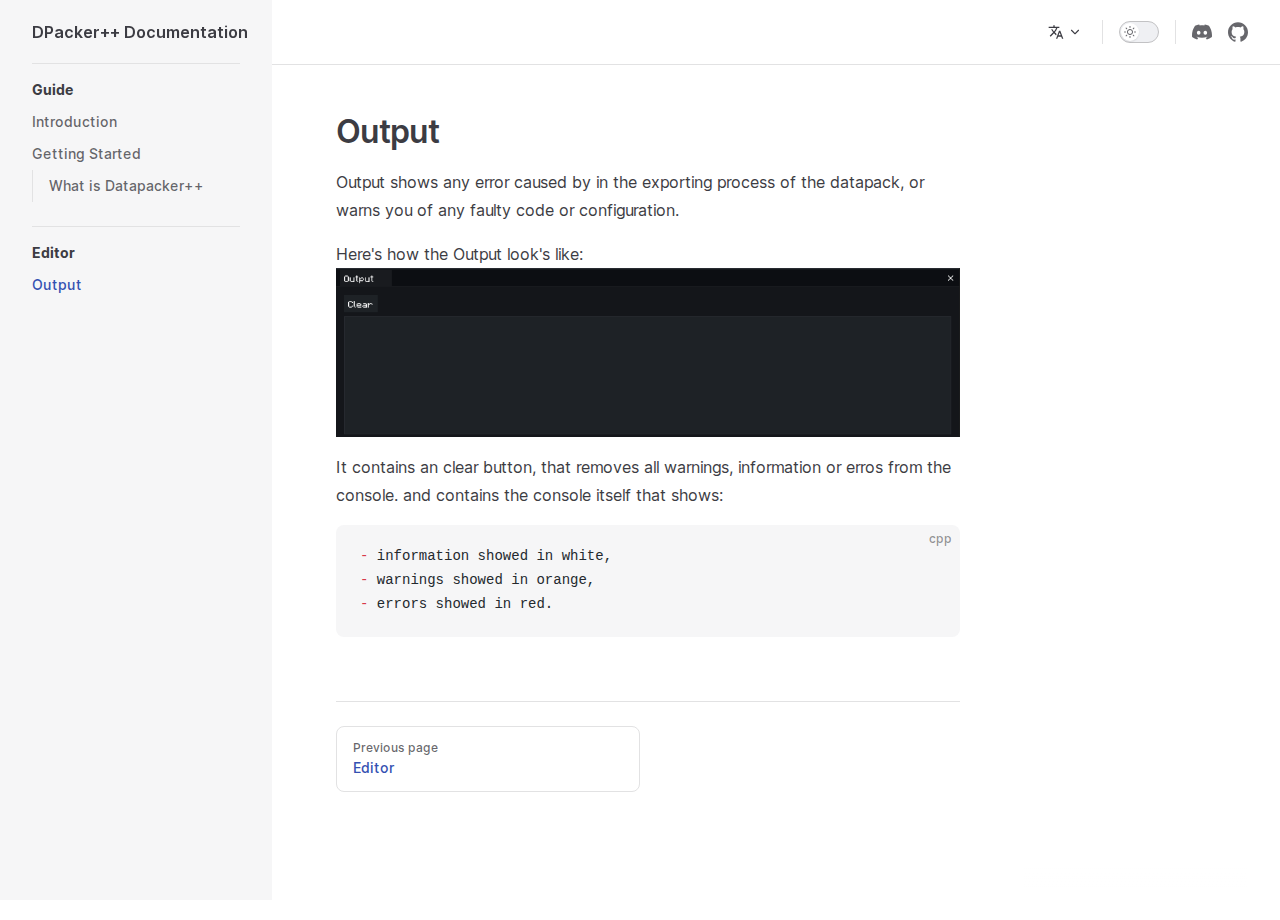
<file: en/editor/output.html>
<!DOCTYPE html>
<html lang="en" dir="ltr">
  <head>
    <meta charset="utf-8">
    <meta name="viewport" content="width=device-width,initial-scale=1">
    <title>Output | DPacker++ Documentation</title>
    <meta name="description" content="An documentation website for Datapacker++">
    <meta name="generator" content="VitePress v1.0.0-rc.36">
    <link rel="preload stylesheet" href="/assets/style.HynjvBgV.css" as="style">
    
    <script type="module" src="/assets/app.Ke_DR0z5.js"></script>
    <link rel="preload" href="/assets/inter-roman-latin.bvIUbFQP.woff2" as="font" type="font/woff2" crossorigin="">
    <link rel="modulepreload" href="/assets/chunks/framework.apcyylA1.js">
    <link rel="modulepreload" href="/assets/chunks/theme.POz5hjs-.js">
    <link rel="modulepreload" href="/assets/chunks/output.osEpiszl.js">
    <link rel="modulepreload" href="/assets/en_editor_output.md.BNkK9J8d.lean.js">
    <script id="check-dark-mode">(()=>{const e=localStorage.getItem("vitepress-theme-appearance")||"auto",a=window.matchMedia("(prefers-color-scheme: dark)").matches;(!e||e==="auto"?a:e==="dark")&&document.documentElement.classList.add("dark")})();</script>
    <script id="check-mac-os">document.documentElement.classList.toggle("mac",/Mac|iPhone|iPod|iPad/i.test(navigator.platform));</script>
  </head>
  <body>
    <div id="app"><div class="Layout" data-v-5a346dfe><!--[--><!--]--><!--[--><span tabindex="-1" data-v-0f60ec36></span><a href="#VPContent" class="VPSkipLink visually-hidden" data-v-0f60ec36> Skip to content </a><!--]--><!----><header class="VPNav" data-v-5a346dfe data-v-ae24b3ad><div class="VPNavBar has-sidebar" data-v-ae24b3ad data-v-19c990f1><div class="wrapper" data-v-19c990f1><div class="container" data-v-19c990f1><div class="title" data-v-19c990f1><div class="VPNavBarTitle has-sidebar" data-v-19c990f1 data-v-8460f0a8><a class="title" href="/en/" data-v-8460f0a8><!--[--><!--]--><!----><!--[-->DPacker++ Documentation<!--]--><!--[--><!--]--></a></div></div><div class="content" data-v-19c990f1><div class="content-body" data-v-19c990f1><!--[--><!--]--><div class="VPNavBarSearch search" data-v-19c990f1><!----></div><!----><div class="VPFlyout VPNavBarTranslations translations" data-v-19c990f1 data-v-74abcbb9 data-v-9c007e85><button type="button" class="button" aria-haspopup="true" aria-expanded="false" aria-label="Change language" data-v-9c007e85><span class="text" data-v-9c007e85><svg xmlns="http://www.w3.org/2000/svg" aria-hidden="true" focusable="false" viewbox="0 0 24 24" class="option-icon" data-v-9c007e85><path d="M0 0h24v24H0z" fill="none"></path><path d=" M12.87 15.07l-2.54-2.51.03-.03c1.74-1.94 2.98-4.17 3.71-6.53H17V4h-7V2H8v2H1v1.99h11.17C11.5 7.92 10.44 9.75 9 11.35 8.07 10.32 7.3 9.19 6.69 8h-2c.73 1.63 1.73 3.17 2.98 4.56l-5.09 5.02L4 19l5-5 3.11 3.11.76-2.04zM18.5 10h-2L12 22h2l1.12-3h4.75L21 22h2l-4.5-12zm-2.62 7l1.62-4.33L19.12 17h-3.24z " class="css-c4d79v"></path></svg><!----><svg xmlns="http://www.w3.org/2000/svg" aria-hidden="true" focusable="false" viewbox="0 0 24 24" class="text-icon" data-v-9c007e85><path d="M12,16c-0.3,0-0.5-0.1-0.7-0.3l-6-6c-0.4-0.4-0.4-1,0-1.4s1-0.4,1.4,0l5.3,5.3l5.3-5.3c0.4-0.4,1-0.4,1.4,0s0.4,1,0,1.4l-6,6C12.5,15.9,12.3,16,12,16z"></path></svg></span></button><div class="menu" data-v-9c007e85><div class="VPMenu" data-v-9c007e85 data-v-e7ea1737><!----><!--[--><!--[--><div class="items" data-v-74abcbb9><p class="title" data-v-74abcbb9>English</p><!--[--><div class="VPMenuLink" data-v-74abcbb9 data-v-43f1e123><a class="VPLink link" href="/pt/editor/output.html" data-v-43f1e123><!--[-->Português Brasileiro<!--]--></a></div><!--]--></div><!--]--><!--]--></div></div></div><div class="VPNavBarAppearance appearance" data-v-19c990f1 data-v-e6aabb21><button class="VPSwitch VPSwitchAppearance" type="button" role="switch" title="Switch to dark theme" aria-checked="false" data-v-e6aabb21 data-v-1736f215 data-v-b1685198><span class="check" data-v-b1685198><span class="icon" data-v-b1685198><!--[--><svg xmlns="http://www.w3.org/2000/svg" aria-hidden="true" focusable="false" viewbox="0 0 24 24" class="sun" data-v-1736f215><path d="M12,18c-3.3,0-6-2.7-6-6s2.7-6,6-6s6,2.7,6,6S15.3,18,12,18zM12,8c-2.2,0-4,1.8-4,4c0,2.2,1.8,4,4,4c2.2,0,4-1.8,4-4C16,9.8,14.2,8,12,8z"></path><path d="M12,4c-0.6,0-1-0.4-1-1V1c0-0.6,0.4-1,1-1s1,0.4,1,1v2C13,3.6,12.6,4,12,4z"></path><path d="M12,24c-0.6,0-1-0.4-1-1v-2c0-0.6,0.4-1,1-1s1,0.4,1,1v2C13,23.6,12.6,24,12,24z"></path><path d="M5.6,6.6c-0.3,0-0.5-0.1-0.7-0.3L3.5,4.9c-0.4-0.4-0.4-1,0-1.4s1-0.4,1.4,0l1.4,1.4c0.4,0.4,0.4,1,0,1.4C6.2,6.5,5.9,6.6,5.6,6.6z"></path><path d="M19.8,20.8c-0.3,0-0.5-0.1-0.7-0.3l-1.4-1.4c-0.4-0.4-0.4-1,0-1.4s1-0.4,1.4,0l1.4,1.4c0.4,0.4,0.4,1,0,1.4C20.3,20.7,20,20.8,19.8,20.8z"></path><path d="M3,13H1c-0.6,0-1-0.4-1-1s0.4-1,1-1h2c0.6,0,1,0.4,1,1S3.6,13,3,13z"></path><path d="M23,13h-2c-0.6,0-1-0.4-1-1s0.4-1,1-1h2c0.6,0,1,0.4,1,1S23.6,13,23,13z"></path><path d="M4.2,20.8c-0.3,0-0.5-0.1-0.7-0.3c-0.4-0.4-0.4-1,0-1.4l1.4-1.4c0.4-0.4,1-0.4,1.4,0s0.4,1,0,1.4l-1.4,1.4C4.7,20.7,4.5,20.8,4.2,20.8z"></path><path d="M18.4,6.6c-0.3,0-0.5-0.1-0.7-0.3c-0.4-0.4-0.4-1,0-1.4l1.4-1.4c0.4-0.4,1-0.4,1.4,0s0.4,1,0,1.4l-1.4,1.4C18.9,6.5,18.6,6.6,18.4,6.6z"></path></svg><svg xmlns="http://www.w3.org/2000/svg" aria-hidden="true" focusable="false" viewbox="0 0 24 24" class="moon" data-v-1736f215><path d="M12.1,22c-0.3,0-0.6,0-0.9,0c-5.5-0.5-9.5-5.4-9-10.9c0.4-4.8,4.2-8.6,9-9c0.4,0,0.8,0.2,1,0.5c0.2,0.3,0.2,0.8-0.1,1.1c-2,2.7-1.4,6.4,1.3,8.4c2.1,1.6,5,1.6,7.1,0c0.3-0.2,0.7-0.3,1.1-0.1c0.3,0.2,0.5,0.6,0.5,1c-0.2,2.7-1.5,5.1-3.6,6.8C16.6,21.2,14.4,22,12.1,22zM9.3,4.4c-2.9,1-5,3.6-5.2,6.8c-0.4,4.4,2.8,8.3,7.2,8.7c2.1,0.2,4.2-0.4,5.8-1.8c1.1-0.9,1.9-2.1,2.4-3.4c-2.5,0.9-5.3,0.5-7.5-1.1C9.2,11.4,8.1,7.7,9.3,4.4z"></path></svg><!--]--></span></span></button></div><div class="VPSocialLinks VPNavBarSocialLinks social-links" data-v-19c990f1 data-v-0394ad82 data-v-7bc22406><!--[--><a class="VPSocialLink no-icon" href="https://discord.gg/NJTpV3DyAE" aria-label="discord" target="_blank" rel="noopener" data-v-7bc22406 data-v-f80f8133><svg role="img" viewBox="0 0 24 24" xmlns="http://www.w3.org/2000/svg"><title>Discord</title><path d="M20.317 4.3698a19.7913 19.7913 0 00-4.8851-1.5152.0741.0741 0 00-.0785.0371c-.211.3753-.4447.8648-.6083 1.2495-1.8447-.2762-3.68-.2762-5.4868 0-.1636-.3933-.4058-.8742-.6177-1.2495a.077.077 0 00-.0785-.037 19.7363 19.7363 0 00-4.8852 1.515.0699.0699 0 00-.0321.0277C.5334 9.0458-.319 13.5799.0992 18.0578a.0824.0824 0 00.0312.0561c2.0528 1.5076 4.0413 2.4228 5.9929 3.0294a.0777.0777 0 00.0842-.0276c.4616-.6304.8731-1.2952 1.226-1.9942a.076.076 0 00-.0416-.1057c-.6528-.2476-1.2743-.5495-1.8722-.8923a.077.077 0 01-.0076-.1277c.1258-.0943.2517-.1923.3718-.2914a.0743.0743 0 01.0776-.0105c3.9278 1.7933 8.18 1.7933 12.0614 0a.0739.0739 0 01.0785.0095c.1202.099.246.1981.3728.2924a.077.077 0 01-.0066.1276 12.2986 12.2986 0 01-1.873.8914.0766.0766 0 00-.0407.1067c.3604.698.7719 1.3628 1.225 1.9932a.076.076 0 00.0842.0286c1.961-.6067 3.9495-1.5219 6.0023-3.0294a.077.077 0 00.0313-.0552c.5004-5.177-.8382-9.6739-3.5485-13.6604a.061.061 0 00-.0312-.0286zM8.02 15.3312c-1.1825 0-2.1569-1.0857-2.1569-2.419 0-1.3332.9555-2.4189 2.157-2.4189 1.2108 0 2.1757 1.0952 2.1568 2.419 0 1.3332-.9555 2.4189-2.1569 2.4189zm7.9748 0c-1.1825 0-2.1569-1.0857-2.1569-2.419 0-1.3332.9554-2.4189 2.1569-2.4189 1.2108 0 2.1757 1.0952 2.1568 2.419 0 1.3332-.946 2.4189-2.1568 2.4189Z"/></svg></a><a class="VPSocialLink no-icon" href="https://github.com/Sr-Kaio/Datapacker-plus-plus" aria-label="github" target="_blank" rel="noopener" data-v-7bc22406 data-v-f80f8133><svg role="img" viewBox="0 0 24 24" xmlns="http://www.w3.org/2000/svg"><title>GitHub</title><path d="M12 .297c-6.63 0-12 5.373-12 12 0 5.303 3.438 9.8 8.205 11.385.6.113.82-.258.82-.577 0-.285-.01-1.04-.015-2.04-3.338.724-4.042-1.61-4.042-1.61C4.422 18.07 3.633 17.7 3.633 17.7c-1.087-.744.084-.729.084-.729 1.205.084 1.838 1.236 1.838 1.236 1.07 1.835 2.809 1.305 3.495.998.108-.776.417-1.305.76-1.605-2.665-.3-5.466-1.332-5.466-5.93 0-1.31.465-2.38 1.235-3.22-.135-.303-.54-1.523.105-3.176 0 0 1.005-.322 3.3 1.23.96-.267 1.98-.399 3-.405 1.02.006 2.04.138 3 .405 2.28-1.552 3.285-1.23 3.285-1.23.645 1.653.24 2.873.12 3.176.765.84 1.23 1.91 1.23 3.22 0 4.61-2.805 5.625-5.475 5.92.42.36.81 1.096.81 2.22 0 1.606-.015 2.896-.015 3.286 0 .315.21.69.825.57C20.565 22.092 24 17.592 24 12.297c0-6.627-5.373-12-12-12"/></svg></a><!--]--></div><div class="VPFlyout VPNavBarExtra extra" data-v-19c990f1 data-v-d0bd9dde data-v-9c007e85><button type="button" class="button" aria-haspopup="true" aria-expanded="false" aria-label="extra navigation" data-v-9c007e85><svg xmlns="http://www.w3.org/2000/svg" aria-hidden="true" focusable="false" viewbox="0 0 24 24" class="icon" data-v-9c007e85><circle cx="12" cy="12" r="2"></circle><circle cx="19" cy="12" r="2"></circle><circle cx="5" cy="12" r="2"></circle></svg></button><div class="menu" data-v-9c007e85><div class="VPMenu" data-v-9c007e85 data-v-e7ea1737><!----><!--[--><!--[--><div class="group translations" data-v-d0bd9dde><p class="trans-title" data-v-d0bd9dde>English</p><!--[--><div class="VPMenuLink" data-v-d0bd9dde data-v-43f1e123><a class="VPLink link" href="/pt/editor/output.html" data-v-43f1e123><!--[-->Português Brasileiro<!--]--></a></div><!--]--></div><div class="group" data-v-d0bd9dde><div class="item appearance" data-v-d0bd9dde><p class="label" data-v-d0bd9dde>Appearance</p><div class="appearance-action" data-v-d0bd9dde><button class="VPSwitch VPSwitchAppearance" type="button" role="switch" title="Switch to dark theme" aria-checked="false" data-v-d0bd9dde data-v-1736f215 data-v-b1685198><span class="check" data-v-b1685198><span class="icon" data-v-b1685198><!--[--><svg xmlns="http://www.w3.org/2000/svg" aria-hidden="true" focusable="false" viewbox="0 0 24 24" class="sun" data-v-1736f215><path d="M12,18c-3.3,0-6-2.7-6-6s2.7-6,6-6s6,2.7,6,6S15.3,18,12,18zM12,8c-2.2,0-4,1.8-4,4c0,2.2,1.8,4,4,4c2.2,0,4-1.8,4-4C16,9.8,14.2,8,12,8z"></path><path d="M12,4c-0.6,0-1-0.4-1-1V1c0-0.6,0.4-1,1-1s1,0.4,1,1v2C13,3.6,12.6,4,12,4z"></path><path d="M12,24c-0.6,0-1-0.4-1-1v-2c0-0.6,0.4-1,1-1s1,0.4,1,1v2C13,23.6,12.6,24,12,24z"></path><path d="M5.6,6.6c-0.3,0-0.5-0.1-0.7-0.3L3.5,4.9c-0.4-0.4-0.4-1,0-1.4s1-0.4,1.4,0l1.4,1.4c0.4,0.4,0.4,1,0,1.4C6.2,6.5,5.9,6.6,5.6,6.6z"></path><path d="M19.8,20.8c-0.3,0-0.5-0.1-0.7-0.3l-1.4-1.4c-0.4-0.4-0.4-1,0-1.4s1-0.4,1.4,0l1.4,1.4c0.4,0.4,0.4,1,0,1.4C20.3,20.7,20,20.8,19.8,20.8z"></path><path d="M3,13H1c-0.6,0-1-0.4-1-1s0.4-1,1-1h2c0.6,0,1,0.4,1,1S3.6,13,3,13z"></path><path d="M23,13h-2c-0.6,0-1-0.4-1-1s0.4-1,1-1h2c0.6,0,1,0.4,1,1S23.6,13,23,13z"></path><path d="M4.2,20.8c-0.3,0-0.5-0.1-0.7-0.3c-0.4-0.4-0.4-1,0-1.4l1.4-1.4c0.4-0.4,1-0.4,1.4,0s0.4,1,0,1.4l-1.4,1.4C4.7,20.7,4.5,20.8,4.2,20.8z"></path><path d="M18.4,6.6c-0.3,0-0.5-0.1-0.7-0.3c-0.4-0.4-0.4-1,0-1.4l1.4-1.4c0.4-0.4,1-0.4,1.4,0s0.4,1,0,1.4l-1.4,1.4C18.9,6.5,18.6,6.6,18.4,6.6z"></path></svg><svg xmlns="http://www.w3.org/2000/svg" aria-hidden="true" focusable="false" viewbox="0 0 24 24" class="moon" data-v-1736f215><path d="M12.1,22c-0.3,0-0.6,0-0.9,0c-5.5-0.5-9.5-5.4-9-10.9c0.4-4.8,4.2-8.6,9-9c0.4,0,0.8,0.2,1,0.5c0.2,0.3,0.2,0.8-0.1,1.1c-2,2.7-1.4,6.4,1.3,8.4c2.1,1.6,5,1.6,7.1,0c0.3-0.2,0.7-0.3,1.1-0.1c0.3,0.2,0.5,0.6,0.5,1c-0.2,2.7-1.5,5.1-3.6,6.8C16.6,21.2,14.4,22,12.1,22zM9.3,4.4c-2.9,1-5,3.6-5.2,6.8c-0.4,4.4,2.8,8.3,7.2,8.7c2.1,0.2,4.2-0.4,5.8-1.8c1.1-0.9,1.9-2.1,2.4-3.4c-2.5,0.9-5.3,0.5-7.5-1.1C9.2,11.4,8.1,7.7,9.3,4.4z"></path></svg><!--]--></span></span></button></div></div></div><div class="group" data-v-d0bd9dde><div class="item social-links" data-v-d0bd9dde><div class="VPSocialLinks social-links-list" data-v-d0bd9dde data-v-7bc22406><!--[--><a class="VPSocialLink no-icon" href="https://discord.gg/NJTpV3DyAE" aria-label="discord" target="_blank" rel="noopener" data-v-7bc22406 data-v-f80f8133><svg role="img" viewBox="0 0 24 24" xmlns="http://www.w3.org/2000/svg"><title>Discord</title><path d="M20.317 4.3698a19.7913 19.7913 0 00-4.8851-1.5152.0741.0741 0 00-.0785.0371c-.211.3753-.4447.8648-.6083 1.2495-1.8447-.2762-3.68-.2762-5.4868 0-.1636-.3933-.4058-.8742-.6177-1.2495a.077.077 0 00-.0785-.037 19.7363 19.7363 0 00-4.8852 1.515.0699.0699 0 00-.0321.0277C.5334 9.0458-.319 13.5799.0992 18.0578a.0824.0824 0 00.0312.0561c2.0528 1.5076 4.0413 2.4228 5.9929 3.0294a.0777.0777 0 00.0842-.0276c.4616-.6304.8731-1.2952 1.226-1.9942a.076.076 0 00-.0416-.1057c-.6528-.2476-1.2743-.5495-1.8722-.8923a.077.077 0 01-.0076-.1277c.1258-.0943.2517-.1923.3718-.2914a.0743.0743 0 01.0776-.0105c3.9278 1.7933 8.18 1.7933 12.0614 0a.0739.0739 0 01.0785.0095c.1202.099.246.1981.3728.2924a.077.077 0 01-.0066.1276 12.2986 12.2986 0 01-1.873.8914.0766.0766 0 00-.0407.1067c.3604.698.7719 1.3628 1.225 1.9932a.076.076 0 00.0842.0286c1.961-.6067 3.9495-1.5219 6.0023-3.0294a.077.077 0 00.0313-.0552c.5004-5.177-.8382-9.6739-3.5485-13.6604a.061.061 0 00-.0312-.0286zM8.02 15.3312c-1.1825 0-2.1569-1.0857-2.1569-2.419 0-1.3332.9555-2.4189 2.157-2.4189 1.2108 0 2.1757 1.0952 2.1568 2.419 0 1.3332-.9555 2.4189-2.1569 2.4189zm7.9748 0c-1.1825 0-2.1569-1.0857-2.1569-2.419 0-1.3332.9554-2.4189 2.1569-2.4189 1.2108 0 2.1757 1.0952 2.1568 2.419 0 1.3332-.946 2.4189-2.1568 2.4189Z"/></svg></a><a class="VPSocialLink no-icon" href="https://github.com/Sr-Kaio/Datapacker-plus-plus" aria-label="github" target="_blank" rel="noopener" data-v-7bc22406 data-v-f80f8133><svg role="img" viewBox="0 0 24 24" xmlns="http://www.w3.org/2000/svg"><title>GitHub</title><path d="M12 .297c-6.63 0-12 5.373-12 12 0 5.303 3.438 9.8 8.205 11.385.6.113.82-.258.82-.577 0-.285-.01-1.04-.015-2.04-3.338.724-4.042-1.61-4.042-1.61C4.422 18.07 3.633 17.7 3.633 17.7c-1.087-.744.084-.729.084-.729 1.205.084 1.838 1.236 1.838 1.236 1.07 1.835 2.809 1.305 3.495.998.108-.776.417-1.305.76-1.605-2.665-.3-5.466-1.332-5.466-5.93 0-1.31.465-2.38 1.235-3.22-.135-.303-.54-1.523.105-3.176 0 0 1.005-.322 3.3 1.23.96-.267 1.98-.399 3-.405 1.02.006 2.04.138 3 .405 2.28-1.552 3.285-1.23 3.285-1.23.645 1.653.24 2.873.12 3.176.765.84 1.23 1.91 1.23 3.22 0 4.61-2.805 5.625-5.475 5.92.42.36.81 1.096.81 2.22 0 1.606-.015 2.896-.015 3.286 0 .315.21.69.825.57C20.565 22.092 24 17.592 24 12.297c0-6.627-5.373-12-12-12"/></svg></a><!--]--></div></div></div><!--]--><!--]--></div></div></div><!--[--><!--]--><button type="button" class="VPNavBarHamburger hamburger" aria-label="mobile navigation" aria-expanded="false" aria-controls="VPNavScreen" data-v-19c990f1 data-v-e5dd9c1c><span class="container" data-v-e5dd9c1c><span class="top" data-v-e5dd9c1c></span><span class="middle" data-v-e5dd9c1c></span><span class="bottom" data-v-e5dd9c1c></span></span></button></div></div></div></div><div class="divider" data-v-19c990f1><div class="divider-line" data-v-19c990f1></div></div></div><!----></header><div class="VPLocalNav has-sidebar empty" data-v-5a346dfe data-v-0282ae07><div class="container" data-v-0282ae07><button class="menu" aria-expanded="false" aria-controls="VPSidebarNav" data-v-0282ae07><svg xmlns="http://www.w3.org/2000/svg" aria-hidden="true" focusable="false" viewbox="0 0 24 24" class="menu-icon" data-v-0282ae07><path d="M17,11H3c-0.6,0-1-0.4-1-1s0.4-1,1-1h14c0.6,0,1,0.4,1,1S17.6,11,17,11z"></path><path d="M21,7H3C2.4,7,2,6.6,2,6s0.4-1,1-1h18c0.6,0,1,0.4,1,1S21.6,7,21,7z"></path><path d="M21,15H3c-0.6,0-1-0.4-1-1s0.4-1,1-1h18c0.6,0,1,0.4,1,1S21.6,15,21,15z"></path><path d="M17,19H3c-0.6,0-1-0.4-1-1s0.4-1,1-1h14c0.6,0,1,0.4,1,1S17.6,19,17,19z"></path></svg><span class="menu-text" data-v-0282ae07>Menu</span></button><div class="VPLocalNavOutlineDropdown" style="--vp-vh:0px;" data-v-0282ae07 data-v-af18c0d5><button data-v-af18c0d5>Return to top</button><!----></div></div></div><aside class="VPSidebar" data-v-5a346dfe data-v-575e6a36><div class="curtain" data-v-575e6a36></div><nav class="nav" id="VPSidebarNav" aria-labelledby="sidebar-aria-label" tabindex="-1" data-v-575e6a36><span class="visually-hidden" id="sidebar-aria-label" data-v-575e6a36> Sidebar Navigation </span><!--[--><!--]--><!--[--><div class="group" data-v-575e6a36><section class="VPSidebarItem level-0" data-v-575e6a36 data-v-e31bd47b><div class="item" role="button" tabindex="0" data-v-e31bd47b><div class="indicator" data-v-e31bd47b></div><h2 class="text" data-v-e31bd47b>Guide</h2><!----></div><div class="items" data-v-e31bd47b><!--[--><div class="VPSidebarItem level-1 is-link" data-v-e31bd47b data-v-e31bd47b><div class="item" data-v-e31bd47b><div class="indicator" data-v-e31bd47b></div><a class="VPLink link link" href="/en/" data-v-e31bd47b><!--[--><p class="text" data-v-e31bd47b>Introduction</p><!--]--></a><!----></div><!----></div><section class="VPSidebarItem level-1" data-v-e31bd47b data-v-e31bd47b><div class="item" role="button" tabindex="0" data-v-e31bd47b><div class="indicator" data-v-e31bd47b></div><h3 class="text" data-v-e31bd47b>Getting Started</h3><!----></div><div class="items" data-v-e31bd47b><!--[--><div class="VPSidebarItem level-2 is-link" data-v-e31bd47b data-v-e31bd47b><div class="item" data-v-e31bd47b><div class="indicator" data-v-e31bd47b></div><a class="VPLink link link" href="/en/gettingstarted/whatisdpacker.html" data-v-e31bd47b><!--[--><p class="text" data-v-e31bd47b>What is Datapacker++</p><!--]--></a><!----></div><!----></div><!--]--></div></section><!--]--></div></section></div><div class="group" data-v-575e6a36><section class="VPSidebarItem level-0 is-link has-active" data-v-575e6a36 data-v-e31bd47b><div class="item" tabindex="0" data-v-e31bd47b><div class="indicator" data-v-e31bd47b></div><a class="VPLink link link" href="/en/editor/" data-v-e31bd47b><!--[--><h2 class="text" data-v-e31bd47b>Editor</h2><!--]--></a><!----></div><div class="items" data-v-e31bd47b><!--[--><div class="VPSidebarItem level-1 is-link" data-v-e31bd47b data-v-e31bd47b><div class="item" data-v-e31bd47b><div class="indicator" data-v-e31bd47b></div><a class="VPLink link link" href="/en/editor/output.html" data-v-e31bd47b><!--[--><p class="text" data-v-e31bd47b>Output</p><!--]--></a><!----></div><!----></div><!--]--></div></section></div><!--]--><!--[--><!--]--></nav></aside><div class="VPContent has-sidebar" id="VPContent" data-v-5a346dfe data-v-669faec9><div class="VPDoc has-sidebar has-aside" data-v-669faec9 data-v-39a288b8><!--[--><!--]--><div class="container" data-v-39a288b8><div class="aside" data-v-39a288b8><div class="aside-curtain" data-v-39a288b8></div><div class="aside-container" data-v-39a288b8><div class="aside-content" data-v-39a288b8><div class="VPDocAside" data-v-39a288b8 data-v-3f215769><!--[--><!--]--><!--[--><!--]--><div class="VPDocAsideOutline" role="navigation" data-v-3f215769 data-v-935f8a84><div class="content" data-v-935f8a84><div class="outline-marker" data-v-935f8a84></div><div class="outline-title" role="heading" aria-level="2" data-v-935f8a84>On this page</div><nav aria-labelledby="doc-outline-aria-label" data-v-935f8a84><span class="visually-hidden" id="doc-outline-aria-label" data-v-935f8a84> Table of Contents for current page </span><ul class="VPDocOutlineItem root" data-v-935f8a84 data-v-b933a997><!--[--><!--]--></ul></nav></div></div><!--[--><!--]--><div class="spacer" data-v-3f215769></div><!--[--><!--]--><!----><!--[--><!--]--><!--[--><!--]--></div></div></div></div><div class="content" data-v-39a288b8><div class="content-container" data-v-39a288b8><!--[--><!--]--><main class="main" data-v-39a288b8><div style="position:relative;" class="vp-doc _en_editor_output" data-v-39a288b8><div><h1 id="output" tabindex="-1">Output <a class="header-anchor" href="#output" aria-label="Permalink to &quot;Output&quot;">​</a></h1><p>Output shows any error caused by in the exporting process of the datapack, or warns you of any faulty code or configuration.</p><p>Here&#39;s how the Output look&#39;s like: <img src="[data-uri]" alt="OutputImage"></p><p>It contains an clear button, that removes all warnings, information or erros from the console. and contains the console itself that shows:</p><div class="language-cpp vp-adaptive-theme"><button title="Copy Code" class="copy"></button><span class="lang">cpp</span><pre class="shiki shiki-themes github-light github-dark vp-code"><code><span class="line"><span style="--shiki-light:#D73A49;--shiki-dark:#F97583;">-</span><span style="--shiki-light:#24292E;--shiki-dark:#E1E4E8;"> information showed in white, </span></span>
<span class="line"><span style="--shiki-light:#D73A49;--shiki-dark:#F97583;">-</span><span style="--shiki-light:#24292E;--shiki-dark:#E1E4E8;"> warnings showed in orange,</span></span>
<span class="line"><span style="--shiki-light:#D73A49;--shiki-dark:#F97583;">-</span><span style="--shiki-light:#24292E;--shiki-dark:#E1E4E8;"> errors showed in red.</span></span></code></pre></div></div></div></main><footer class="VPDocFooter" data-v-39a288b8 data-v-48f9bb55><!--[--><!--]--><!----><nav class="prev-next" data-v-48f9bb55><div class="pager" data-v-48f9bb55><a class="VPLink link pager-link prev" href="/en/editor/" data-v-48f9bb55><!--[--><span class="desc" data-v-48f9bb55>Previous page</span><span class="title" data-v-48f9bb55>Editor</span><!--]--></a></div><div class="pager" data-v-48f9bb55><!----></div></nav></footer><!--[--><!--]--></div></div></div><!--[--><!--]--></div></div><!----><!--[--><!--]--></div></div>
    <script>window.__VP_HASH_MAP__=JSON.parse("{\"en_gettingstarted_whatisdpacker.md\":\"n0T2cJwx\",\"en_index.md\":\"E93Use7J\",\"pt_gettingstarted_whatisdpacker.md\":\"cw5H7HDl\",\"en_editor_index.md\":\"nttG7Cs3\",\"pt_editor_index.md\":\"4mi65Gaj\",\"pt_editor_output.md\":\"EF3YA39o\",\"en_editor_output.md\":\"BNkK9J8d\",\"pt_index.md\":\"eSzZ83fb\"}");window.__VP_SITE_DATA__=JSON.parse("{\"lang\":\"en-US\",\"dir\":\"ltr\",\"title\":\"Datapacker++ Documentation\",\"description\":\"An documentation website for Datapacker++\",\"base\":\"/\",\"head\":[],\"router\":{\"prefetchLinks\":true},\"appearance\":true,\"themeConfig\":{\"socialLinks\":[{\"icon\":\"discord\",\"link\":\"https://discord.gg/NJTpV3DyAE\"},{\"icon\":\"github\",\"link\":\"https://github.com/Sr-Kaio/Datapacker-plus-plus\"}]},\"locales\":{\"en\":{\"title\":\"DPacker++ Documentation\",\"label\":\"English\",\"lang\":\"en\",\"link\":\"/en/\",\"themeConfig\":{\"sidebar\":[{\"text\":\"Guide\",\"items\":[{\"text\":\"Introduction\",\"link\":\"/en/\"},{\"text\":\"Getting Started\",\"items\":[{\"text\":\"What is Datapacker++\",\"link\":\"/en/gettingstarted/whatisdpacker\"}]}]},{\"text\":\"Editor\",\"link\":\"/en/editor/\",\"items\":[{\"text\":\"Output\",\"link\":\"/en/editor/output\"}]}]}},\"pt\":{\"title\":\"Documentação de DPacker++\",\"label\":\"Português Brasileiro\",\"lang\":\"pt\",\"link\":\"/pt/\",\"themeConfig\":{\"sidebar\":[{\"text\":\"Guia\",\"items\":[{\"text\":\"Introdução\",\"link\":\"/pt/\"},{\"text\":\"Começando\",\"items\":[{\"text\":\"O Que é Datapacker++\",\"link\":\"/pt/gettingstarted/whatisdpacker\"}]}]},{\"text\":\"Editor\",\"link\":\"/pt/editor/\",\"items\":[{\"text\":\"Output\",\"link\":\"/pt/editor/output\"}]}]}}},\"scrollOffset\":134,\"cleanUrls\":false}");</script>
    
  </body>
</html>
</file>
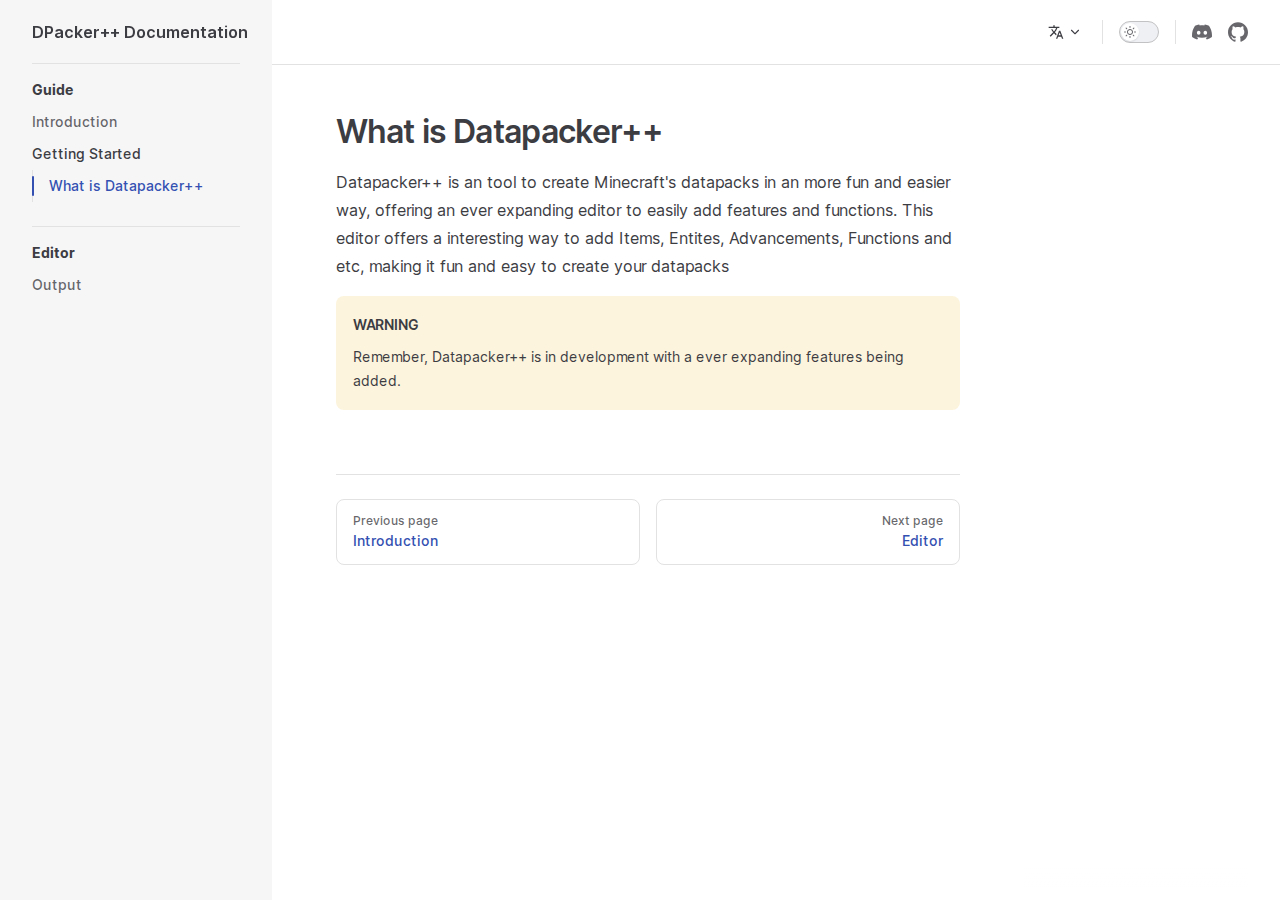
<file: en/gettingstarted/whatisdpacker.html>
<!DOCTYPE html>
<html lang="en" dir="ltr">
  <head>
    <meta charset="utf-8">
    <meta name="viewport" content="width=device-width,initial-scale=1">
    <title>What is Datapacker++ | DPacker++ Documentation</title>
    <meta name="description" content="An documentation website for Datapacker++">
    <meta name="generator" content="VitePress v1.0.0-rc.36">
    <link rel="preload stylesheet" href="/assets/style.HynjvBgV.css" as="style">
    
    <script type="module" src="/assets/app.Ke_DR0z5.js"></script>
    <link rel="preload" href="/assets/inter-roman-latin.bvIUbFQP.woff2" as="font" type="font/woff2" crossorigin="">
    <link rel="modulepreload" href="/assets/chunks/framework.apcyylA1.js">
    <link rel="modulepreload" href="/assets/chunks/theme.POz5hjs-.js">
    <link rel="modulepreload" href="/assets/en_gettingstarted_whatisdpacker.md.n0T2cJwx.lean.js">
    <script id="check-dark-mode">(()=>{const e=localStorage.getItem("vitepress-theme-appearance")||"auto",a=window.matchMedia("(prefers-color-scheme: dark)").matches;(!e||e==="auto"?a:e==="dark")&&document.documentElement.classList.add("dark")})();</script>
    <script id="check-mac-os">document.documentElement.classList.toggle("mac",/Mac|iPhone|iPod|iPad/i.test(navigator.platform));</script>
  </head>
  <body>
    <div id="app"><div class="Layout" data-v-5a346dfe><!--[--><!--]--><!--[--><span tabindex="-1" data-v-0f60ec36></span><a href="#VPContent" class="VPSkipLink visually-hidden" data-v-0f60ec36> Skip to content </a><!--]--><!----><header class="VPNav" data-v-5a346dfe data-v-ae24b3ad><div class="VPNavBar has-sidebar" data-v-ae24b3ad data-v-19c990f1><div class="wrapper" data-v-19c990f1><div class="container" data-v-19c990f1><div class="title" data-v-19c990f1><div class="VPNavBarTitle has-sidebar" data-v-19c990f1 data-v-8460f0a8><a class="title" href="/en/" data-v-8460f0a8><!--[--><!--]--><!----><!--[-->DPacker++ Documentation<!--]--><!--[--><!--]--></a></div></div><div class="content" data-v-19c990f1><div class="content-body" data-v-19c990f1><!--[--><!--]--><div class="VPNavBarSearch search" data-v-19c990f1><!----></div><!----><div class="VPFlyout VPNavBarTranslations translations" data-v-19c990f1 data-v-74abcbb9 data-v-9c007e85><button type="button" class="button" aria-haspopup="true" aria-expanded="false" aria-label="Change language" data-v-9c007e85><span class="text" data-v-9c007e85><svg xmlns="http://www.w3.org/2000/svg" aria-hidden="true" focusable="false" viewbox="0 0 24 24" class="option-icon" data-v-9c007e85><path d="M0 0h24v24H0z" fill="none"></path><path d=" M12.87 15.07l-2.54-2.51.03-.03c1.74-1.94 2.98-4.17 3.71-6.53H17V4h-7V2H8v2H1v1.99h11.17C11.5 7.92 10.44 9.75 9 11.35 8.07 10.32 7.3 9.19 6.69 8h-2c.73 1.63 1.73 3.17 2.98 4.56l-5.09 5.02L4 19l5-5 3.11 3.11.76-2.04zM18.5 10h-2L12 22h2l1.12-3h4.75L21 22h2l-4.5-12zm-2.62 7l1.62-4.33L19.12 17h-3.24z " class="css-c4d79v"></path></svg><!----><svg xmlns="http://www.w3.org/2000/svg" aria-hidden="true" focusable="false" viewbox="0 0 24 24" class="text-icon" data-v-9c007e85><path d="M12,16c-0.3,0-0.5-0.1-0.7-0.3l-6-6c-0.4-0.4-0.4-1,0-1.4s1-0.4,1.4,0l5.3,5.3l5.3-5.3c0.4-0.4,1-0.4,1.4,0s0.4,1,0,1.4l-6,6C12.5,15.9,12.3,16,12,16z"></path></svg></span></button><div class="menu" data-v-9c007e85><div class="VPMenu" data-v-9c007e85 data-v-e7ea1737><!----><!--[--><!--[--><div class="items" data-v-74abcbb9><p class="title" data-v-74abcbb9>English</p><!--[--><div class="VPMenuLink" data-v-74abcbb9 data-v-43f1e123><a class="VPLink link" href="/pt/gettingstarted/whatisdpacker.html" data-v-43f1e123><!--[-->Português Brasileiro<!--]--></a></div><!--]--></div><!--]--><!--]--></div></div></div><div class="VPNavBarAppearance appearance" data-v-19c990f1 data-v-e6aabb21><button class="VPSwitch VPSwitchAppearance" type="button" role="switch" title="Switch to dark theme" aria-checked="false" data-v-e6aabb21 data-v-1736f215 data-v-b1685198><span class="check" data-v-b1685198><span class="icon" data-v-b1685198><!--[--><svg xmlns="http://www.w3.org/2000/svg" aria-hidden="true" focusable="false" viewbox="0 0 24 24" class="sun" data-v-1736f215><path d="M12,18c-3.3,0-6-2.7-6-6s2.7-6,6-6s6,2.7,6,6S15.3,18,12,18zM12,8c-2.2,0-4,1.8-4,4c0,2.2,1.8,4,4,4c2.2,0,4-1.8,4-4C16,9.8,14.2,8,12,8z"></path><path d="M12,4c-0.6,0-1-0.4-1-1V1c0-0.6,0.4-1,1-1s1,0.4,1,1v2C13,3.6,12.6,4,12,4z"></path><path d="M12,24c-0.6,0-1-0.4-1-1v-2c0-0.6,0.4-1,1-1s1,0.4,1,1v2C13,23.6,12.6,24,12,24z"></path><path d="M5.6,6.6c-0.3,0-0.5-0.1-0.7-0.3L3.5,4.9c-0.4-0.4-0.4-1,0-1.4s1-0.4,1.4,0l1.4,1.4c0.4,0.4,0.4,1,0,1.4C6.2,6.5,5.9,6.6,5.6,6.6z"></path><path d="M19.8,20.8c-0.3,0-0.5-0.1-0.7-0.3l-1.4-1.4c-0.4-0.4-0.4-1,0-1.4s1-0.4,1.4,0l1.4,1.4c0.4,0.4,0.4,1,0,1.4C20.3,20.7,20,20.8,19.8,20.8z"></path><path d="M3,13H1c-0.6,0-1-0.4-1-1s0.4-1,1-1h2c0.6,0,1,0.4,1,1S3.6,13,3,13z"></path><path d="M23,13h-2c-0.6,0-1-0.4-1-1s0.4-1,1-1h2c0.6,0,1,0.4,1,1S23.6,13,23,13z"></path><path d="M4.2,20.8c-0.3,0-0.5-0.1-0.7-0.3c-0.4-0.4-0.4-1,0-1.4l1.4-1.4c0.4-0.4,1-0.4,1.4,0s0.4,1,0,1.4l-1.4,1.4C4.7,20.7,4.5,20.8,4.2,20.8z"></path><path d="M18.4,6.6c-0.3,0-0.5-0.1-0.7-0.3c-0.4-0.4-0.4-1,0-1.4l1.4-1.4c0.4-0.4,1-0.4,1.4,0s0.4,1,0,1.4l-1.4,1.4C18.9,6.5,18.6,6.6,18.4,6.6z"></path></svg><svg xmlns="http://www.w3.org/2000/svg" aria-hidden="true" focusable="false" viewbox="0 0 24 24" class="moon" data-v-1736f215><path d="M12.1,22c-0.3,0-0.6,0-0.9,0c-5.5-0.5-9.5-5.4-9-10.9c0.4-4.8,4.2-8.6,9-9c0.4,0,0.8,0.2,1,0.5c0.2,0.3,0.2,0.8-0.1,1.1c-2,2.7-1.4,6.4,1.3,8.4c2.1,1.6,5,1.6,7.1,0c0.3-0.2,0.7-0.3,1.1-0.1c0.3,0.2,0.5,0.6,0.5,1c-0.2,2.7-1.5,5.1-3.6,6.8C16.6,21.2,14.4,22,12.1,22zM9.3,4.4c-2.9,1-5,3.6-5.2,6.8c-0.4,4.4,2.8,8.3,7.2,8.7c2.1,0.2,4.2-0.4,5.8-1.8c1.1-0.9,1.9-2.1,2.4-3.4c-2.5,0.9-5.3,0.5-7.5-1.1C9.2,11.4,8.1,7.7,9.3,4.4z"></path></svg><!--]--></span></span></button></div><div class="VPSocialLinks VPNavBarSocialLinks social-links" data-v-19c990f1 data-v-0394ad82 data-v-7bc22406><!--[--><a class="VPSocialLink no-icon" href="https://discord.gg/NJTpV3DyAE" aria-label="discord" target="_blank" rel="noopener" data-v-7bc22406 data-v-f80f8133><svg role="img" viewBox="0 0 24 24" xmlns="http://www.w3.org/2000/svg"><title>Discord</title><path d="M20.317 4.3698a19.7913 19.7913 0 00-4.8851-1.5152.0741.0741 0 00-.0785.0371c-.211.3753-.4447.8648-.6083 1.2495-1.8447-.2762-3.68-.2762-5.4868 0-.1636-.3933-.4058-.8742-.6177-1.2495a.077.077 0 00-.0785-.037 19.7363 19.7363 0 00-4.8852 1.515.0699.0699 0 00-.0321.0277C.5334 9.0458-.319 13.5799.0992 18.0578a.0824.0824 0 00.0312.0561c2.0528 1.5076 4.0413 2.4228 5.9929 3.0294a.0777.0777 0 00.0842-.0276c.4616-.6304.8731-1.2952 1.226-1.9942a.076.076 0 00-.0416-.1057c-.6528-.2476-1.2743-.5495-1.8722-.8923a.077.077 0 01-.0076-.1277c.1258-.0943.2517-.1923.3718-.2914a.0743.0743 0 01.0776-.0105c3.9278 1.7933 8.18 1.7933 12.0614 0a.0739.0739 0 01.0785.0095c.1202.099.246.1981.3728.2924a.077.077 0 01-.0066.1276 12.2986 12.2986 0 01-1.873.8914.0766.0766 0 00-.0407.1067c.3604.698.7719 1.3628 1.225 1.9932a.076.076 0 00.0842.0286c1.961-.6067 3.9495-1.5219 6.0023-3.0294a.077.077 0 00.0313-.0552c.5004-5.177-.8382-9.6739-3.5485-13.6604a.061.061 0 00-.0312-.0286zM8.02 15.3312c-1.1825 0-2.1569-1.0857-2.1569-2.419 0-1.3332.9555-2.4189 2.157-2.4189 1.2108 0 2.1757 1.0952 2.1568 2.419 0 1.3332-.9555 2.4189-2.1569 2.4189zm7.9748 0c-1.1825 0-2.1569-1.0857-2.1569-2.419 0-1.3332.9554-2.4189 2.1569-2.4189 1.2108 0 2.1757 1.0952 2.1568 2.419 0 1.3332-.946 2.4189-2.1568 2.4189Z"/></svg></a><a class="VPSocialLink no-icon" href="https://github.com/Sr-Kaio/Datapacker-plus-plus" aria-label="github" target="_blank" rel="noopener" data-v-7bc22406 data-v-f80f8133><svg role="img" viewBox="0 0 24 24" xmlns="http://www.w3.org/2000/svg"><title>GitHub</title><path d="M12 .297c-6.63 0-12 5.373-12 12 0 5.303 3.438 9.8 8.205 11.385.6.113.82-.258.82-.577 0-.285-.01-1.04-.015-2.04-3.338.724-4.042-1.61-4.042-1.61C4.422 18.07 3.633 17.7 3.633 17.7c-1.087-.744.084-.729.084-.729 1.205.084 1.838 1.236 1.838 1.236 1.07 1.835 2.809 1.305 3.495.998.108-.776.417-1.305.76-1.605-2.665-.3-5.466-1.332-5.466-5.93 0-1.31.465-2.38 1.235-3.22-.135-.303-.54-1.523.105-3.176 0 0 1.005-.322 3.3 1.23.96-.267 1.98-.399 3-.405 1.02.006 2.04.138 3 .405 2.28-1.552 3.285-1.23 3.285-1.23.645 1.653.24 2.873.12 3.176.765.84 1.23 1.91 1.23 3.22 0 4.61-2.805 5.625-5.475 5.92.42.36.81 1.096.81 2.22 0 1.606-.015 2.896-.015 3.286 0 .315.21.69.825.57C20.565 22.092 24 17.592 24 12.297c0-6.627-5.373-12-12-12"/></svg></a><!--]--></div><div class="VPFlyout VPNavBarExtra extra" data-v-19c990f1 data-v-d0bd9dde data-v-9c007e85><button type="button" class="button" aria-haspopup="true" aria-expanded="false" aria-label="extra navigation" data-v-9c007e85><svg xmlns="http://www.w3.org/2000/svg" aria-hidden="true" focusable="false" viewbox="0 0 24 24" class="icon" data-v-9c007e85><circle cx="12" cy="12" r="2"></circle><circle cx="19" cy="12" r="2"></circle><circle cx="5" cy="12" r="2"></circle></svg></button><div class="menu" data-v-9c007e85><div class="VPMenu" data-v-9c007e85 data-v-e7ea1737><!----><!--[--><!--[--><div class="group translations" data-v-d0bd9dde><p class="trans-title" data-v-d0bd9dde>English</p><!--[--><div class="VPMenuLink" data-v-d0bd9dde data-v-43f1e123><a class="VPLink link" href="/pt/gettingstarted/whatisdpacker.html" data-v-43f1e123><!--[-->Português Brasileiro<!--]--></a></div><!--]--></div><div class="group" data-v-d0bd9dde><div class="item appearance" data-v-d0bd9dde><p class="label" data-v-d0bd9dde>Appearance</p><div class="appearance-action" data-v-d0bd9dde><button class="VPSwitch VPSwitchAppearance" type="button" role="switch" title="Switch to dark theme" aria-checked="false" data-v-d0bd9dde data-v-1736f215 data-v-b1685198><span class="check" data-v-b1685198><span class="icon" data-v-b1685198><!--[--><svg xmlns="http://www.w3.org/2000/svg" aria-hidden="true" focusable="false" viewbox="0 0 24 24" class="sun" data-v-1736f215><path d="M12,18c-3.3,0-6-2.7-6-6s2.7-6,6-6s6,2.7,6,6S15.3,18,12,18zM12,8c-2.2,0-4,1.8-4,4c0,2.2,1.8,4,4,4c2.2,0,4-1.8,4-4C16,9.8,14.2,8,12,8z"></path><path d="M12,4c-0.6,0-1-0.4-1-1V1c0-0.6,0.4-1,1-1s1,0.4,1,1v2C13,3.6,12.6,4,12,4z"></path><path d="M12,24c-0.6,0-1-0.4-1-1v-2c0-0.6,0.4-1,1-1s1,0.4,1,1v2C13,23.6,12.6,24,12,24z"></path><path d="M5.6,6.6c-0.3,0-0.5-0.1-0.7-0.3L3.5,4.9c-0.4-0.4-0.4-1,0-1.4s1-0.4,1.4,0l1.4,1.4c0.4,0.4,0.4,1,0,1.4C6.2,6.5,5.9,6.6,5.6,6.6z"></path><path d="M19.8,20.8c-0.3,0-0.5-0.1-0.7-0.3l-1.4-1.4c-0.4-0.4-0.4-1,0-1.4s1-0.4,1.4,0l1.4,1.4c0.4,0.4,0.4,1,0,1.4C20.3,20.7,20,20.8,19.8,20.8z"></path><path d="M3,13H1c-0.6,0-1-0.4-1-1s0.4-1,1-1h2c0.6,0,1,0.4,1,1S3.6,13,3,13z"></path><path d="M23,13h-2c-0.6,0-1-0.4-1-1s0.4-1,1-1h2c0.6,0,1,0.4,1,1S23.6,13,23,13z"></path><path d="M4.2,20.8c-0.3,0-0.5-0.1-0.7-0.3c-0.4-0.4-0.4-1,0-1.4l1.4-1.4c0.4-0.4,1-0.4,1.4,0s0.4,1,0,1.4l-1.4,1.4C4.7,20.7,4.5,20.8,4.2,20.8z"></path><path d="M18.4,6.6c-0.3,0-0.5-0.1-0.7-0.3c-0.4-0.4-0.4-1,0-1.4l1.4-1.4c0.4-0.4,1-0.4,1.4,0s0.4,1,0,1.4l-1.4,1.4C18.9,6.5,18.6,6.6,18.4,6.6z"></path></svg><svg xmlns="http://www.w3.org/2000/svg" aria-hidden="true" focusable="false" viewbox="0 0 24 24" class="moon" data-v-1736f215><path d="M12.1,22c-0.3,0-0.6,0-0.9,0c-5.5-0.5-9.5-5.4-9-10.9c0.4-4.8,4.2-8.6,9-9c0.4,0,0.8,0.2,1,0.5c0.2,0.3,0.2,0.8-0.1,1.1c-2,2.7-1.4,6.4,1.3,8.4c2.1,1.6,5,1.6,7.1,0c0.3-0.2,0.7-0.3,1.1-0.1c0.3,0.2,0.5,0.6,0.5,1c-0.2,2.7-1.5,5.1-3.6,6.8C16.6,21.2,14.4,22,12.1,22zM9.3,4.4c-2.9,1-5,3.6-5.2,6.8c-0.4,4.4,2.8,8.3,7.2,8.7c2.1,0.2,4.2-0.4,5.8-1.8c1.1-0.9,1.9-2.1,2.4-3.4c-2.5,0.9-5.3,0.5-7.5-1.1C9.2,11.4,8.1,7.7,9.3,4.4z"></path></svg><!--]--></span></span></button></div></div></div><div class="group" data-v-d0bd9dde><div class="item social-links" data-v-d0bd9dde><div class="VPSocialLinks social-links-list" data-v-d0bd9dde data-v-7bc22406><!--[--><a class="VPSocialLink no-icon" href="https://discord.gg/NJTpV3DyAE" aria-label="discord" target="_blank" rel="noopener" data-v-7bc22406 data-v-f80f8133><svg role="img" viewBox="0 0 24 24" xmlns="http://www.w3.org/2000/svg"><title>Discord</title><path d="M20.317 4.3698a19.7913 19.7913 0 00-4.8851-1.5152.0741.0741 0 00-.0785.0371c-.211.3753-.4447.8648-.6083 1.2495-1.8447-.2762-3.68-.2762-5.4868 0-.1636-.3933-.4058-.8742-.6177-1.2495a.077.077 0 00-.0785-.037 19.7363 19.7363 0 00-4.8852 1.515.0699.0699 0 00-.0321.0277C.5334 9.0458-.319 13.5799.0992 18.0578a.0824.0824 0 00.0312.0561c2.0528 1.5076 4.0413 2.4228 5.9929 3.0294a.0777.0777 0 00.0842-.0276c.4616-.6304.8731-1.2952 1.226-1.9942a.076.076 0 00-.0416-.1057c-.6528-.2476-1.2743-.5495-1.8722-.8923a.077.077 0 01-.0076-.1277c.1258-.0943.2517-.1923.3718-.2914a.0743.0743 0 01.0776-.0105c3.9278 1.7933 8.18 1.7933 12.0614 0a.0739.0739 0 01.0785.0095c.1202.099.246.1981.3728.2924a.077.077 0 01-.0066.1276 12.2986 12.2986 0 01-1.873.8914.0766.0766 0 00-.0407.1067c.3604.698.7719 1.3628 1.225 1.9932a.076.076 0 00.0842.0286c1.961-.6067 3.9495-1.5219 6.0023-3.0294a.077.077 0 00.0313-.0552c.5004-5.177-.8382-9.6739-3.5485-13.6604a.061.061 0 00-.0312-.0286zM8.02 15.3312c-1.1825 0-2.1569-1.0857-2.1569-2.419 0-1.3332.9555-2.4189 2.157-2.4189 1.2108 0 2.1757 1.0952 2.1568 2.419 0 1.3332-.9555 2.4189-2.1569 2.4189zm7.9748 0c-1.1825 0-2.1569-1.0857-2.1569-2.419 0-1.3332.9554-2.4189 2.1569-2.4189 1.2108 0 2.1757 1.0952 2.1568 2.419 0 1.3332-.946 2.4189-2.1568 2.4189Z"/></svg></a><a class="VPSocialLink no-icon" href="https://github.com/Sr-Kaio/Datapacker-plus-plus" aria-label="github" target="_blank" rel="noopener" data-v-7bc22406 data-v-f80f8133><svg role="img" viewBox="0 0 24 24" xmlns="http://www.w3.org/2000/svg"><title>GitHub</title><path d="M12 .297c-6.63 0-12 5.373-12 12 0 5.303 3.438 9.8 8.205 11.385.6.113.82-.258.82-.577 0-.285-.01-1.04-.015-2.04-3.338.724-4.042-1.61-4.042-1.61C4.422 18.07 3.633 17.7 3.633 17.7c-1.087-.744.084-.729.084-.729 1.205.084 1.838 1.236 1.838 1.236 1.07 1.835 2.809 1.305 3.495.998.108-.776.417-1.305.76-1.605-2.665-.3-5.466-1.332-5.466-5.93 0-1.31.465-2.38 1.235-3.22-.135-.303-.54-1.523.105-3.176 0 0 1.005-.322 3.3 1.23.96-.267 1.98-.399 3-.405 1.02.006 2.04.138 3 .405 2.28-1.552 3.285-1.23 3.285-1.23.645 1.653.24 2.873.12 3.176.765.84 1.23 1.91 1.23 3.22 0 4.61-2.805 5.625-5.475 5.92.42.36.81 1.096.81 2.22 0 1.606-.015 2.896-.015 3.286 0 .315.21.69.825.57C20.565 22.092 24 17.592 24 12.297c0-6.627-5.373-12-12-12"/></svg></a><!--]--></div></div></div><!--]--><!--]--></div></div></div><!--[--><!--]--><button type="button" class="VPNavBarHamburger hamburger" aria-label="mobile navigation" aria-expanded="false" aria-controls="VPNavScreen" data-v-19c990f1 data-v-e5dd9c1c><span class="container" data-v-e5dd9c1c><span class="top" data-v-e5dd9c1c></span><span class="middle" data-v-e5dd9c1c></span><span class="bottom" data-v-e5dd9c1c></span></span></button></div></div></div></div><div class="divider" data-v-19c990f1><div class="divider-line" data-v-19c990f1></div></div></div><!----></header><div class="VPLocalNav has-sidebar empty" data-v-5a346dfe data-v-0282ae07><div class="container" data-v-0282ae07><button class="menu" aria-expanded="false" aria-controls="VPSidebarNav" data-v-0282ae07><svg xmlns="http://www.w3.org/2000/svg" aria-hidden="true" focusable="false" viewbox="0 0 24 24" class="menu-icon" data-v-0282ae07><path d="M17,11H3c-0.6,0-1-0.4-1-1s0.4-1,1-1h14c0.6,0,1,0.4,1,1S17.6,11,17,11z"></path><path d="M21,7H3C2.4,7,2,6.6,2,6s0.4-1,1-1h18c0.6,0,1,0.4,1,1S21.6,7,21,7z"></path><path d="M21,15H3c-0.6,0-1-0.4-1-1s0.4-1,1-1h18c0.6,0,1,0.4,1,1S21.6,15,21,15z"></path><path d="M17,19H3c-0.6,0-1-0.4-1-1s0.4-1,1-1h14c0.6,0,1,0.4,1,1S17.6,19,17,19z"></path></svg><span class="menu-text" data-v-0282ae07>Menu</span></button><div class="VPLocalNavOutlineDropdown" style="--vp-vh:0px;" data-v-0282ae07 data-v-af18c0d5><button data-v-af18c0d5>Return to top</button><!----></div></div></div><aside class="VPSidebar" data-v-5a346dfe data-v-575e6a36><div class="curtain" data-v-575e6a36></div><nav class="nav" id="VPSidebarNav" aria-labelledby="sidebar-aria-label" tabindex="-1" data-v-575e6a36><span class="visually-hidden" id="sidebar-aria-label" data-v-575e6a36> Sidebar Navigation </span><!--[--><!--]--><!--[--><div class="group" data-v-575e6a36><section class="VPSidebarItem level-0 has-active" data-v-575e6a36 data-v-e31bd47b><div class="item" role="button" tabindex="0" data-v-e31bd47b><div class="indicator" data-v-e31bd47b></div><h2 class="text" data-v-e31bd47b>Guide</h2><!----></div><div class="items" data-v-e31bd47b><!--[--><div class="VPSidebarItem level-1 is-link" data-v-e31bd47b data-v-e31bd47b><div class="item" data-v-e31bd47b><div class="indicator" data-v-e31bd47b></div><a class="VPLink link link" href="/en/" data-v-e31bd47b><!--[--><p class="text" data-v-e31bd47b>Introduction</p><!--]--></a><!----></div><!----></div><section class="VPSidebarItem level-1 has-active" data-v-e31bd47b data-v-e31bd47b><div class="item" role="button" tabindex="0" data-v-e31bd47b><div class="indicator" data-v-e31bd47b></div><h3 class="text" data-v-e31bd47b>Getting Started</h3><!----></div><div class="items" data-v-e31bd47b><!--[--><div class="VPSidebarItem level-2 is-link" data-v-e31bd47b data-v-e31bd47b><div class="item" data-v-e31bd47b><div class="indicator" data-v-e31bd47b></div><a class="VPLink link link" href="/en/gettingstarted/whatisdpacker.html" data-v-e31bd47b><!--[--><p class="text" data-v-e31bd47b>What is Datapacker++</p><!--]--></a><!----></div><!----></div><!--]--></div></section><!--]--></div></section></div><div class="group" data-v-575e6a36><section class="VPSidebarItem level-0 is-link" data-v-575e6a36 data-v-e31bd47b><div class="item" tabindex="0" data-v-e31bd47b><div class="indicator" data-v-e31bd47b></div><a class="VPLink link link" href="/en/editor/" data-v-e31bd47b><!--[--><h2 class="text" data-v-e31bd47b>Editor</h2><!--]--></a><!----></div><div class="items" data-v-e31bd47b><!--[--><div class="VPSidebarItem level-1 is-link" data-v-e31bd47b data-v-e31bd47b><div class="item" data-v-e31bd47b><div class="indicator" data-v-e31bd47b></div><a class="VPLink link link" href="/en/editor/output.html" data-v-e31bd47b><!--[--><p class="text" data-v-e31bd47b>Output</p><!--]--></a><!----></div><!----></div><!--]--></div></section></div><!--]--><!--[--><!--]--></nav></aside><div class="VPContent has-sidebar" id="VPContent" data-v-5a346dfe data-v-669faec9><div class="VPDoc has-sidebar has-aside" data-v-669faec9 data-v-39a288b8><!--[--><!--]--><div class="container" data-v-39a288b8><div class="aside" data-v-39a288b8><div class="aside-curtain" data-v-39a288b8></div><div class="aside-container" data-v-39a288b8><div class="aside-content" data-v-39a288b8><div class="VPDocAside" data-v-39a288b8 data-v-3f215769><!--[--><!--]--><!--[--><!--]--><div class="VPDocAsideOutline" role="navigation" data-v-3f215769 data-v-935f8a84><div class="content" data-v-935f8a84><div class="outline-marker" data-v-935f8a84></div><div class="outline-title" role="heading" aria-level="2" data-v-935f8a84>On this page</div><nav aria-labelledby="doc-outline-aria-label" data-v-935f8a84><span class="visually-hidden" id="doc-outline-aria-label" data-v-935f8a84> Table of Contents for current page </span><ul class="VPDocOutlineItem root" data-v-935f8a84 data-v-b933a997><!--[--><!--]--></ul></nav></div></div><!--[--><!--]--><div class="spacer" data-v-3f215769></div><!--[--><!--]--><!----><!--[--><!--]--><!--[--><!--]--></div></div></div></div><div class="content" data-v-39a288b8><div class="content-container" data-v-39a288b8><!--[--><!--]--><main class="main" data-v-39a288b8><div style="position:relative;" class="vp-doc _en_gettingstarted_whatisdpacker" data-v-39a288b8><div><h1 id="what-is-datapacker" tabindex="-1">What is Datapacker++ <a class="header-anchor" href="#what-is-datapacker" aria-label="Permalink to &quot;What is Datapacker++&quot;">​</a></h1><p>Datapacker++ is an tool to create Minecraft&#39;s datapacks in an more fun and easier way, offering an ever expanding editor to easily add features and functions. This editor offers a interesting way to add Items, Entites, Advancements, Functions and etc, making it fun and easy to create your datapacks</p><div class="warning custom-block"><p class="custom-block-title">WARNING</p><p>Remember, Datapacker++ is in development with a ever expanding features being added.</p></div></div></div></main><footer class="VPDocFooter" data-v-39a288b8 data-v-48f9bb55><!--[--><!--]--><!----><nav class="prev-next" data-v-48f9bb55><div class="pager" data-v-48f9bb55><a class="VPLink link pager-link prev" href="/en/" data-v-48f9bb55><!--[--><span class="desc" data-v-48f9bb55>Previous page</span><span class="title" data-v-48f9bb55>Introduction</span><!--]--></a></div><div class="pager" data-v-48f9bb55><a class="VPLink link pager-link next" href="/en/editor/" data-v-48f9bb55><!--[--><span class="desc" data-v-48f9bb55>Next page</span><span class="title" data-v-48f9bb55>Editor</span><!--]--></a></div></nav></footer><!--[--><!--]--></div></div></div><!--[--><!--]--></div></div><!----><!--[--><!--]--></div></div>
    <script>window.__VP_HASH_MAP__=JSON.parse("{\"en_gettingstarted_whatisdpacker.md\":\"n0T2cJwx\",\"en_index.md\":\"E93Use7J\",\"pt_gettingstarted_whatisdpacker.md\":\"cw5H7HDl\",\"en_editor_index.md\":\"nttG7Cs3\",\"pt_editor_index.md\":\"4mi65Gaj\",\"pt_editor_output.md\":\"EF3YA39o\",\"en_editor_output.md\":\"BNkK9J8d\",\"pt_index.md\":\"eSzZ83fb\"}");window.__VP_SITE_DATA__=JSON.parse("{\"lang\":\"en-US\",\"dir\":\"ltr\",\"title\":\"Datapacker++ Documentation\",\"description\":\"An documentation website for Datapacker++\",\"base\":\"/\",\"head\":[],\"router\":{\"prefetchLinks\":true},\"appearance\":true,\"themeConfig\":{\"socialLinks\":[{\"icon\":\"discord\",\"link\":\"https://discord.gg/NJTpV3DyAE\"},{\"icon\":\"github\",\"link\":\"https://github.com/Sr-Kaio/Datapacker-plus-plus\"}]},\"locales\":{\"en\":{\"title\":\"DPacker++ Documentation\",\"label\":\"English\",\"lang\":\"en\",\"link\":\"/en/\",\"themeConfig\":{\"sidebar\":[{\"text\":\"Guide\",\"items\":[{\"text\":\"Introduction\",\"link\":\"/en/\"},{\"text\":\"Getting Started\",\"items\":[{\"text\":\"What is Datapacker++\",\"link\":\"/en/gettingstarted/whatisdpacker\"}]}]},{\"text\":\"Editor\",\"link\":\"/en/editor/\",\"items\":[{\"text\":\"Output\",\"link\":\"/en/editor/output\"}]}]}},\"pt\":{\"title\":\"Documentação de DPacker++\",\"label\":\"Português Brasileiro\",\"lang\":\"pt\",\"link\":\"/pt/\",\"themeConfig\":{\"sidebar\":[{\"text\":\"Guia\",\"items\":[{\"text\":\"Introdução\",\"link\":\"/pt/\"},{\"text\":\"Começando\",\"items\":[{\"text\":\"O Que é Datapacker++\",\"link\":\"/pt/gettingstarted/whatisdpacker\"}]}]},{\"text\":\"Editor\",\"link\":\"/pt/editor/\",\"items\":[{\"text\":\"Output\",\"link\":\"/pt/editor/output\"}]}]}}},\"scrollOffset\":134,\"cleanUrls\":false}");</script>
    
  </body>
</html>
</file>
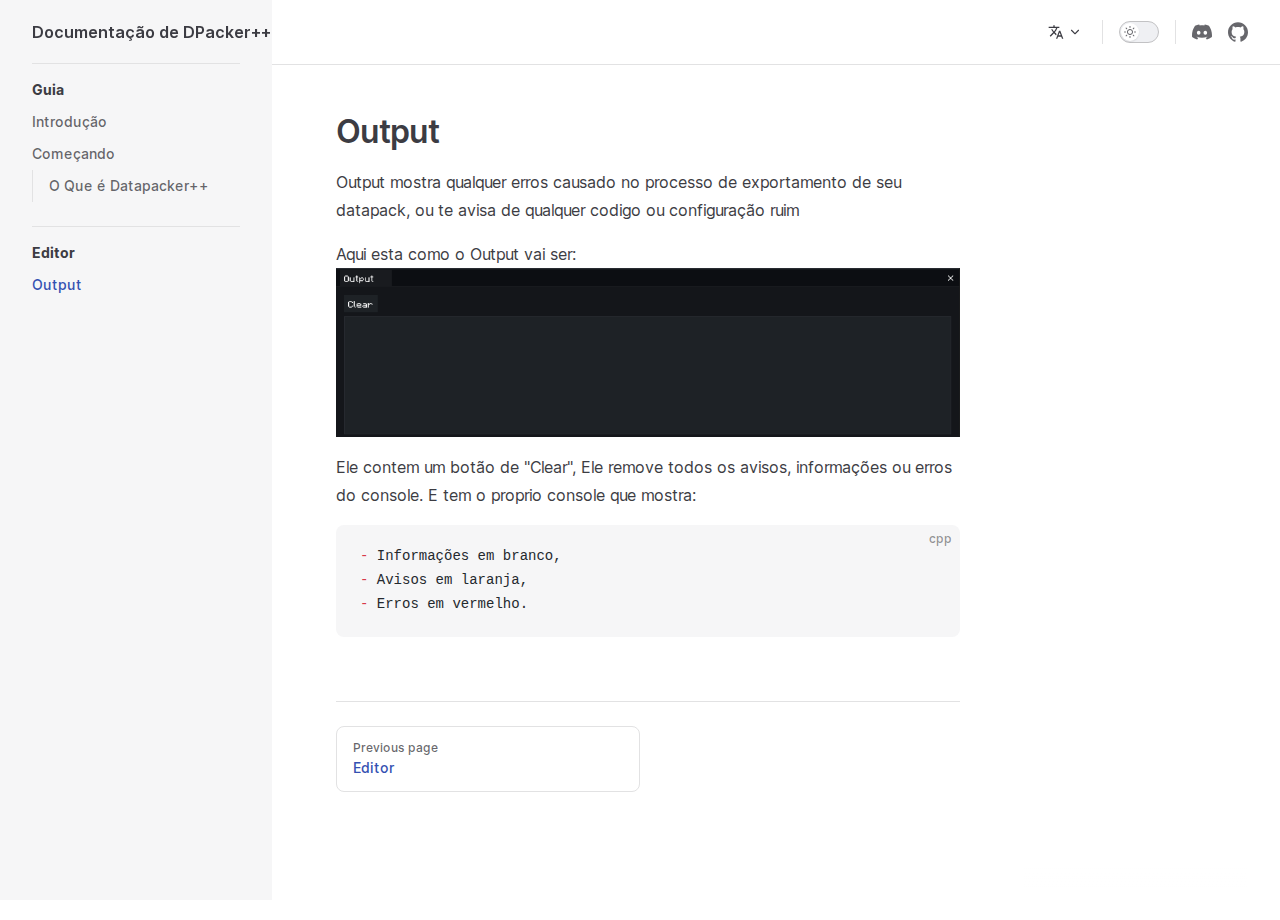
<file: pt/editor/output.html>
<!DOCTYPE html>
<html lang="pt" dir="ltr">
  <head>
    <meta charset="utf-8">
    <meta name="viewport" content="width=device-width,initial-scale=1">
    <title>Output | Documentação de DPacker++</title>
    <meta name="description" content="An documentation website for Datapacker++">
    <meta name="generator" content="VitePress v1.0.0-rc.36">
    <link rel="preload stylesheet" href="/assets/style.HynjvBgV.css" as="style">
    
    <script type="module" src="/assets/app.Ke_DR0z5.js"></script>
    <link rel="preload" href="/assets/inter-roman-latin.bvIUbFQP.woff2" as="font" type="font/woff2" crossorigin="">
    <link rel="modulepreload" href="/assets/chunks/framework.apcyylA1.js">
    <link rel="modulepreload" href="/assets/chunks/theme.POz5hjs-.js">
    <link rel="modulepreload" href="/assets/chunks/output.osEpiszl.js">
    <link rel="modulepreload" href="/assets/pt_editor_output.md.EF3YA39o.lean.js">
    <script id="check-dark-mode">(()=>{const e=localStorage.getItem("vitepress-theme-appearance")||"auto",a=window.matchMedia("(prefers-color-scheme: dark)").matches;(!e||e==="auto"?a:e==="dark")&&document.documentElement.classList.add("dark")})();</script>
    <script id="check-mac-os">document.documentElement.classList.toggle("mac",/Mac|iPhone|iPod|iPad/i.test(navigator.platform));</script>
  </head>
  <body>
    <div id="app"><div class="Layout" data-v-5a346dfe><!--[--><!--]--><!--[--><span tabindex="-1" data-v-0f60ec36></span><a href="#VPContent" class="VPSkipLink visually-hidden" data-v-0f60ec36> Skip to content </a><!--]--><!----><header class="VPNav" data-v-5a346dfe data-v-ae24b3ad><div class="VPNavBar has-sidebar" data-v-ae24b3ad data-v-19c990f1><div class="wrapper" data-v-19c990f1><div class="container" data-v-19c990f1><div class="title" data-v-19c990f1><div class="VPNavBarTitle has-sidebar" data-v-19c990f1 data-v-8460f0a8><a class="title" href="/pt/" data-v-8460f0a8><!--[--><!--]--><!----><!--[-->Documentação de DPacker++<!--]--><!--[--><!--]--></a></div></div><div class="content" data-v-19c990f1><div class="content-body" data-v-19c990f1><!--[--><!--]--><div class="VPNavBarSearch search" data-v-19c990f1><!----></div><!----><div class="VPFlyout VPNavBarTranslations translations" data-v-19c990f1 data-v-74abcbb9 data-v-9c007e85><button type="button" class="button" aria-haspopup="true" aria-expanded="false" aria-label="Change language" data-v-9c007e85><span class="text" data-v-9c007e85><svg xmlns="http://www.w3.org/2000/svg" aria-hidden="true" focusable="false" viewbox="0 0 24 24" class="option-icon" data-v-9c007e85><path d="M0 0h24v24H0z" fill="none"></path><path d=" M12.87 15.07l-2.54-2.51.03-.03c1.74-1.94 2.98-4.17 3.71-6.53H17V4h-7V2H8v2H1v1.99h11.17C11.5 7.92 10.44 9.75 9 11.35 8.07 10.32 7.3 9.19 6.69 8h-2c.73 1.63 1.73 3.17 2.98 4.56l-5.09 5.02L4 19l5-5 3.11 3.11.76-2.04zM18.5 10h-2L12 22h2l1.12-3h4.75L21 22h2l-4.5-12zm-2.62 7l1.62-4.33L19.12 17h-3.24z " class="css-c4d79v"></path></svg><!----><svg xmlns="http://www.w3.org/2000/svg" aria-hidden="true" focusable="false" viewbox="0 0 24 24" class="text-icon" data-v-9c007e85><path d="M12,16c-0.3,0-0.5-0.1-0.7-0.3l-6-6c-0.4-0.4-0.4-1,0-1.4s1-0.4,1.4,0l5.3,5.3l5.3-5.3c0.4-0.4,1-0.4,1.4,0s0.4,1,0,1.4l-6,6C12.5,15.9,12.3,16,12,16z"></path></svg></span></button><div class="menu" data-v-9c007e85><div class="VPMenu" data-v-9c007e85 data-v-e7ea1737><!----><!--[--><!--[--><div class="items" data-v-74abcbb9><p class="title" data-v-74abcbb9>Português Brasileiro</p><!--[--><div class="VPMenuLink" data-v-74abcbb9 data-v-43f1e123><a class="VPLink link" href="/en/editor/output.html" data-v-43f1e123><!--[-->English<!--]--></a></div><!--]--></div><!--]--><!--]--></div></div></div><div class="VPNavBarAppearance appearance" data-v-19c990f1 data-v-e6aabb21><button class="VPSwitch VPSwitchAppearance" type="button" role="switch" title="Switch to dark theme" aria-checked="false" data-v-e6aabb21 data-v-1736f215 data-v-b1685198><span class="check" data-v-b1685198><span class="icon" data-v-b1685198><!--[--><svg xmlns="http://www.w3.org/2000/svg" aria-hidden="true" focusable="false" viewbox="0 0 24 24" class="sun" data-v-1736f215><path d="M12,18c-3.3,0-6-2.7-6-6s2.7-6,6-6s6,2.7,6,6S15.3,18,12,18zM12,8c-2.2,0-4,1.8-4,4c0,2.2,1.8,4,4,4c2.2,0,4-1.8,4-4C16,9.8,14.2,8,12,8z"></path><path d="M12,4c-0.6,0-1-0.4-1-1V1c0-0.6,0.4-1,1-1s1,0.4,1,1v2C13,3.6,12.6,4,12,4z"></path><path d="M12,24c-0.6,0-1-0.4-1-1v-2c0-0.6,0.4-1,1-1s1,0.4,1,1v2C13,23.6,12.6,24,12,24z"></path><path d="M5.6,6.6c-0.3,0-0.5-0.1-0.7-0.3L3.5,4.9c-0.4-0.4-0.4-1,0-1.4s1-0.4,1.4,0l1.4,1.4c0.4,0.4,0.4,1,0,1.4C6.2,6.5,5.9,6.6,5.6,6.6z"></path><path d="M19.8,20.8c-0.3,0-0.5-0.1-0.7-0.3l-1.4-1.4c-0.4-0.4-0.4-1,0-1.4s1-0.4,1.4,0l1.4,1.4c0.4,0.4,0.4,1,0,1.4C20.3,20.7,20,20.8,19.8,20.8z"></path><path d="M3,13H1c-0.6,0-1-0.4-1-1s0.4-1,1-1h2c0.6,0,1,0.4,1,1S3.6,13,3,13z"></path><path d="M23,13h-2c-0.6,0-1-0.4-1-1s0.4-1,1-1h2c0.6,0,1,0.4,1,1S23.6,13,23,13z"></path><path d="M4.2,20.8c-0.3,0-0.5-0.1-0.7-0.3c-0.4-0.4-0.4-1,0-1.4l1.4-1.4c0.4-0.4,1-0.4,1.4,0s0.4,1,0,1.4l-1.4,1.4C4.7,20.7,4.5,20.8,4.2,20.8z"></path><path d="M18.4,6.6c-0.3,0-0.5-0.1-0.7-0.3c-0.4-0.4-0.4-1,0-1.4l1.4-1.4c0.4-0.4,1-0.4,1.4,0s0.4,1,0,1.4l-1.4,1.4C18.9,6.5,18.6,6.6,18.4,6.6z"></path></svg><svg xmlns="http://www.w3.org/2000/svg" aria-hidden="true" focusable="false" viewbox="0 0 24 24" class="moon" data-v-1736f215><path d="M12.1,22c-0.3,0-0.6,0-0.9,0c-5.5-0.5-9.5-5.4-9-10.9c0.4-4.8,4.2-8.6,9-9c0.4,0,0.8,0.2,1,0.5c0.2,0.3,0.2,0.8-0.1,1.1c-2,2.7-1.4,6.4,1.3,8.4c2.1,1.6,5,1.6,7.1,0c0.3-0.2,0.7-0.3,1.1-0.1c0.3,0.2,0.5,0.6,0.5,1c-0.2,2.7-1.5,5.1-3.6,6.8C16.6,21.2,14.4,22,12.1,22zM9.3,4.4c-2.9,1-5,3.6-5.2,6.8c-0.4,4.4,2.8,8.3,7.2,8.7c2.1,0.2,4.2-0.4,5.8-1.8c1.1-0.9,1.9-2.1,2.4-3.4c-2.5,0.9-5.3,0.5-7.5-1.1C9.2,11.4,8.1,7.7,9.3,4.4z"></path></svg><!--]--></span></span></button></div><div class="VPSocialLinks VPNavBarSocialLinks social-links" data-v-19c990f1 data-v-0394ad82 data-v-7bc22406><!--[--><a class="VPSocialLink no-icon" href="https://discord.gg/NJTpV3DyAE" aria-label="discord" target="_blank" rel="noopener" data-v-7bc22406 data-v-f80f8133><svg role="img" viewBox="0 0 24 24" xmlns="http://www.w3.org/2000/svg"><title>Discord</title><path d="M20.317 4.3698a19.7913 19.7913 0 00-4.8851-1.5152.0741.0741 0 00-.0785.0371c-.211.3753-.4447.8648-.6083 1.2495-1.8447-.2762-3.68-.2762-5.4868 0-.1636-.3933-.4058-.8742-.6177-1.2495a.077.077 0 00-.0785-.037 19.7363 19.7363 0 00-4.8852 1.515.0699.0699 0 00-.0321.0277C.5334 9.0458-.319 13.5799.0992 18.0578a.0824.0824 0 00.0312.0561c2.0528 1.5076 4.0413 2.4228 5.9929 3.0294a.0777.0777 0 00.0842-.0276c.4616-.6304.8731-1.2952 1.226-1.9942a.076.076 0 00-.0416-.1057c-.6528-.2476-1.2743-.5495-1.8722-.8923a.077.077 0 01-.0076-.1277c.1258-.0943.2517-.1923.3718-.2914a.0743.0743 0 01.0776-.0105c3.9278 1.7933 8.18 1.7933 12.0614 0a.0739.0739 0 01.0785.0095c.1202.099.246.1981.3728.2924a.077.077 0 01-.0066.1276 12.2986 12.2986 0 01-1.873.8914.0766.0766 0 00-.0407.1067c.3604.698.7719 1.3628 1.225 1.9932a.076.076 0 00.0842.0286c1.961-.6067 3.9495-1.5219 6.0023-3.0294a.077.077 0 00.0313-.0552c.5004-5.177-.8382-9.6739-3.5485-13.6604a.061.061 0 00-.0312-.0286zM8.02 15.3312c-1.1825 0-2.1569-1.0857-2.1569-2.419 0-1.3332.9555-2.4189 2.157-2.4189 1.2108 0 2.1757 1.0952 2.1568 2.419 0 1.3332-.9555 2.4189-2.1569 2.4189zm7.9748 0c-1.1825 0-2.1569-1.0857-2.1569-2.419 0-1.3332.9554-2.4189 2.1569-2.4189 1.2108 0 2.1757 1.0952 2.1568 2.419 0 1.3332-.946 2.4189-2.1568 2.4189Z"/></svg></a><a class="VPSocialLink no-icon" href="https://github.com/Sr-Kaio/Datapacker-plus-plus" aria-label="github" target="_blank" rel="noopener" data-v-7bc22406 data-v-f80f8133><svg role="img" viewBox="0 0 24 24" xmlns="http://www.w3.org/2000/svg"><title>GitHub</title><path d="M12 .297c-6.63 0-12 5.373-12 12 0 5.303 3.438 9.8 8.205 11.385.6.113.82-.258.82-.577 0-.285-.01-1.04-.015-2.04-3.338.724-4.042-1.61-4.042-1.61C4.422 18.07 3.633 17.7 3.633 17.7c-1.087-.744.084-.729.084-.729 1.205.084 1.838 1.236 1.838 1.236 1.07 1.835 2.809 1.305 3.495.998.108-.776.417-1.305.76-1.605-2.665-.3-5.466-1.332-5.466-5.93 0-1.31.465-2.38 1.235-3.22-.135-.303-.54-1.523.105-3.176 0 0 1.005-.322 3.3 1.23.96-.267 1.98-.399 3-.405 1.02.006 2.04.138 3 .405 2.28-1.552 3.285-1.23 3.285-1.23.645 1.653.24 2.873.12 3.176.765.84 1.23 1.91 1.23 3.22 0 4.61-2.805 5.625-5.475 5.92.42.36.81 1.096.81 2.22 0 1.606-.015 2.896-.015 3.286 0 .315.21.69.825.57C20.565 22.092 24 17.592 24 12.297c0-6.627-5.373-12-12-12"/></svg></a><!--]--></div><div class="VPFlyout VPNavBarExtra extra" data-v-19c990f1 data-v-d0bd9dde data-v-9c007e85><button type="button" class="button" aria-haspopup="true" aria-expanded="false" aria-label="extra navigation" data-v-9c007e85><svg xmlns="http://www.w3.org/2000/svg" aria-hidden="true" focusable="false" viewbox="0 0 24 24" class="icon" data-v-9c007e85><circle cx="12" cy="12" r="2"></circle><circle cx="19" cy="12" r="2"></circle><circle cx="5" cy="12" r="2"></circle></svg></button><div class="menu" data-v-9c007e85><div class="VPMenu" data-v-9c007e85 data-v-e7ea1737><!----><!--[--><!--[--><div class="group translations" data-v-d0bd9dde><p class="trans-title" data-v-d0bd9dde>Português Brasileiro</p><!--[--><div class="VPMenuLink" data-v-d0bd9dde data-v-43f1e123><a class="VPLink link" href="/en/editor/output.html" data-v-43f1e123><!--[-->English<!--]--></a></div><!--]--></div><div class="group" data-v-d0bd9dde><div class="item appearance" data-v-d0bd9dde><p class="label" data-v-d0bd9dde>Appearance</p><div class="appearance-action" data-v-d0bd9dde><button class="VPSwitch VPSwitchAppearance" type="button" role="switch" title="Switch to dark theme" aria-checked="false" data-v-d0bd9dde data-v-1736f215 data-v-b1685198><span class="check" data-v-b1685198><span class="icon" data-v-b1685198><!--[--><svg xmlns="http://www.w3.org/2000/svg" aria-hidden="true" focusable="false" viewbox="0 0 24 24" class="sun" data-v-1736f215><path d="M12,18c-3.3,0-6-2.7-6-6s2.7-6,6-6s6,2.7,6,6S15.3,18,12,18zM12,8c-2.2,0-4,1.8-4,4c0,2.2,1.8,4,4,4c2.2,0,4-1.8,4-4C16,9.8,14.2,8,12,8z"></path><path d="M12,4c-0.6,0-1-0.4-1-1V1c0-0.6,0.4-1,1-1s1,0.4,1,1v2C13,3.6,12.6,4,12,4z"></path><path d="M12,24c-0.6,0-1-0.4-1-1v-2c0-0.6,0.4-1,1-1s1,0.4,1,1v2C13,23.6,12.6,24,12,24z"></path><path d="M5.6,6.6c-0.3,0-0.5-0.1-0.7-0.3L3.5,4.9c-0.4-0.4-0.4-1,0-1.4s1-0.4,1.4,0l1.4,1.4c0.4,0.4,0.4,1,0,1.4C6.2,6.5,5.9,6.6,5.6,6.6z"></path><path d="M19.8,20.8c-0.3,0-0.5-0.1-0.7-0.3l-1.4-1.4c-0.4-0.4-0.4-1,0-1.4s1-0.4,1.4,0l1.4,1.4c0.4,0.4,0.4,1,0,1.4C20.3,20.7,20,20.8,19.8,20.8z"></path><path d="M3,13H1c-0.6,0-1-0.4-1-1s0.4-1,1-1h2c0.6,0,1,0.4,1,1S3.6,13,3,13z"></path><path d="M23,13h-2c-0.6,0-1-0.4-1-1s0.4-1,1-1h2c0.6,0,1,0.4,1,1S23.6,13,23,13z"></path><path d="M4.2,20.8c-0.3,0-0.5-0.1-0.7-0.3c-0.4-0.4-0.4-1,0-1.4l1.4-1.4c0.4-0.4,1-0.4,1.4,0s0.4,1,0,1.4l-1.4,1.4C4.7,20.7,4.5,20.8,4.2,20.8z"></path><path d="M18.4,6.6c-0.3,0-0.5-0.1-0.7-0.3c-0.4-0.4-0.4-1,0-1.4l1.4-1.4c0.4-0.4,1-0.4,1.4,0s0.4,1,0,1.4l-1.4,1.4C18.9,6.5,18.6,6.6,18.4,6.6z"></path></svg><svg xmlns="http://www.w3.org/2000/svg" aria-hidden="true" focusable="false" viewbox="0 0 24 24" class="moon" data-v-1736f215><path d="M12.1,22c-0.3,0-0.6,0-0.9,0c-5.5-0.5-9.5-5.4-9-10.9c0.4-4.8,4.2-8.6,9-9c0.4,0,0.8,0.2,1,0.5c0.2,0.3,0.2,0.8-0.1,1.1c-2,2.7-1.4,6.4,1.3,8.4c2.1,1.6,5,1.6,7.1,0c0.3-0.2,0.7-0.3,1.1-0.1c0.3,0.2,0.5,0.6,0.5,1c-0.2,2.7-1.5,5.1-3.6,6.8C16.6,21.2,14.4,22,12.1,22zM9.3,4.4c-2.9,1-5,3.6-5.2,6.8c-0.4,4.4,2.8,8.3,7.2,8.7c2.1,0.2,4.2-0.4,5.8-1.8c1.1-0.9,1.9-2.1,2.4-3.4c-2.5,0.9-5.3,0.5-7.5-1.1C9.2,11.4,8.1,7.7,9.3,4.4z"></path></svg><!--]--></span></span></button></div></div></div><div class="group" data-v-d0bd9dde><div class="item social-links" data-v-d0bd9dde><div class="VPSocialLinks social-links-list" data-v-d0bd9dde data-v-7bc22406><!--[--><a class="VPSocialLink no-icon" href="https://discord.gg/NJTpV3DyAE" aria-label="discord" target="_blank" rel="noopener" data-v-7bc22406 data-v-f80f8133><svg role="img" viewBox="0 0 24 24" xmlns="http://www.w3.org/2000/svg"><title>Discord</title><path d="M20.317 4.3698a19.7913 19.7913 0 00-4.8851-1.5152.0741.0741 0 00-.0785.0371c-.211.3753-.4447.8648-.6083 1.2495-1.8447-.2762-3.68-.2762-5.4868 0-.1636-.3933-.4058-.8742-.6177-1.2495a.077.077 0 00-.0785-.037 19.7363 19.7363 0 00-4.8852 1.515.0699.0699 0 00-.0321.0277C.5334 9.0458-.319 13.5799.0992 18.0578a.0824.0824 0 00.0312.0561c2.0528 1.5076 4.0413 2.4228 5.9929 3.0294a.0777.0777 0 00.0842-.0276c.4616-.6304.8731-1.2952 1.226-1.9942a.076.076 0 00-.0416-.1057c-.6528-.2476-1.2743-.5495-1.8722-.8923a.077.077 0 01-.0076-.1277c.1258-.0943.2517-.1923.3718-.2914a.0743.0743 0 01.0776-.0105c3.9278 1.7933 8.18 1.7933 12.0614 0a.0739.0739 0 01.0785.0095c.1202.099.246.1981.3728.2924a.077.077 0 01-.0066.1276 12.2986 12.2986 0 01-1.873.8914.0766.0766 0 00-.0407.1067c.3604.698.7719 1.3628 1.225 1.9932a.076.076 0 00.0842.0286c1.961-.6067 3.9495-1.5219 6.0023-3.0294a.077.077 0 00.0313-.0552c.5004-5.177-.8382-9.6739-3.5485-13.6604a.061.061 0 00-.0312-.0286zM8.02 15.3312c-1.1825 0-2.1569-1.0857-2.1569-2.419 0-1.3332.9555-2.4189 2.157-2.4189 1.2108 0 2.1757 1.0952 2.1568 2.419 0 1.3332-.9555 2.4189-2.1569 2.4189zm7.9748 0c-1.1825 0-2.1569-1.0857-2.1569-2.419 0-1.3332.9554-2.4189 2.1569-2.4189 1.2108 0 2.1757 1.0952 2.1568 2.419 0 1.3332-.946 2.4189-2.1568 2.4189Z"/></svg></a><a class="VPSocialLink no-icon" href="https://github.com/Sr-Kaio/Datapacker-plus-plus" aria-label="github" target="_blank" rel="noopener" data-v-7bc22406 data-v-f80f8133><svg role="img" viewBox="0 0 24 24" xmlns="http://www.w3.org/2000/svg"><title>GitHub</title><path d="M12 .297c-6.63 0-12 5.373-12 12 0 5.303 3.438 9.8 8.205 11.385.6.113.82-.258.82-.577 0-.285-.01-1.04-.015-2.04-3.338.724-4.042-1.61-4.042-1.61C4.422 18.07 3.633 17.7 3.633 17.7c-1.087-.744.084-.729.084-.729 1.205.084 1.838 1.236 1.838 1.236 1.07 1.835 2.809 1.305 3.495.998.108-.776.417-1.305.76-1.605-2.665-.3-5.466-1.332-5.466-5.93 0-1.31.465-2.38 1.235-3.22-.135-.303-.54-1.523.105-3.176 0 0 1.005-.322 3.3 1.23.96-.267 1.98-.399 3-.405 1.02.006 2.04.138 3 .405 2.28-1.552 3.285-1.23 3.285-1.23.645 1.653.24 2.873.12 3.176.765.84 1.23 1.91 1.23 3.22 0 4.61-2.805 5.625-5.475 5.92.42.36.81 1.096.81 2.22 0 1.606-.015 2.896-.015 3.286 0 .315.21.69.825.57C20.565 22.092 24 17.592 24 12.297c0-6.627-5.373-12-12-12"/></svg></a><!--]--></div></div></div><!--]--><!--]--></div></div></div><!--[--><!--]--><button type="button" class="VPNavBarHamburger hamburger" aria-label="mobile navigation" aria-expanded="false" aria-controls="VPNavScreen" data-v-19c990f1 data-v-e5dd9c1c><span class="container" data-v-e5dd9c1c><span class="top" data-v-e5dd9c1c></span><span class="middle" data-v-e5dd9c1c></span><span class="bottom" data-v-e5dd9c1c></span></span></button></div></div></div></div><div class="divider" data-v-19c990f1><div class="divider-line" data-v-19c990f1></div></div></div><!----></header><div class="VPLocalNav has-sidebar empty" data-v-5a346dfe data-v-0282ae07><div class="container" data-v-0282ae07><button class="menu" aria-expanded="false" aria-controls="VPSidebarNav" data-v-0282ae07><svg xmlns="http://www.w3.org/2000/svg" aria-hidden="true" focusable="false" viewbox="0 0 24 24" class="menu-icon" data-v-0282ae07><path d="M17,11H3c-0.6,0-1-0.4-1-1s0.4-1,1-1h14c0.6,0,1,0.4,1,1S17.6,11,17,11z"></path><path d="M21,7H3C2.4,7,2,6.6,2,6s0.4-1,1-1h18c0.6,0,1,0.4,1,1S21.6,7,21,7z"></path><path d="M21,15H3c-0.6,0-1-0.4-1-1s0.4-1,1-1h18c0.6,0,1,0.4,1,1S21.6,15,21,15z"></path><path d="M17,19H3c-0.6,0-1-0.4-1-1s0.4-1,1-1h14c0.6,0,1,0.4,1,1S17.6,19,17,19z"></path></svg><span class="menu-text" data-v-0282ae07>Menu</span></button><div class="VPLocalNavOutlineDropdown" style="--vp-vh:0px;" data-v-0282ae07 data-v-af18c0d5><button data-v-af18c0d5>Return to top</button><!----></div></div></div><aside class="VPSidebar" data-v-5a346dfe data-v-575e6a36><div class="curtain" data-v-575e6a36></div><nav class="nav" id="VPSidebarNav" aria-labelledby="sidebar-aria-label" tabindex="-1" data-v-575e6a36><span class="visually-hidden" id="sidebar-aria-label" data-v-575e6a36> Sidebar Navigation </span><!--[--><!--]--><!--[--><div class="group" data-v-575e6a36><section class="VPSidebarItem level-0" data-v-575e6a36 data-v-e31bd47b><div class="item" role="button" tabindex="0" data-v-e31bd47b><div class="indicator" data-v-e31bd47b></div><h2 class="text" data-v-e31bd47b>Guia</h2><!----></div><div class="items" data-v-e31bd47b><!--[--><div class="VPSidebarItem level-1 is-link" data-v-e31bd47b data-v-e31bd47b><div class="item" data-v-e31bd47b><div class="indicator" data-v-e31bd47b></div><a class="VPLink link link" href="/pt/" data-v-e31bd47b><!--[--><p class="text" data-v-e31bd47b>Introdução</p><!--]--></a><!----></div><!----></div><section class="VPSidebarItem level-1" data-v-e31bd47b data-v-e31bd47b><div class="item" role="button" tabindex="0" data-v-e31bd47b><div class="indicator" data-v-e31bd47b></div><h3 class="text" data-v-e31bd47b>Começando</h3><!----></div><div class="items" data-v-e31bd47b><!--[--><div class="VPSidebarItem level-2 is-link" data-v-e31bd47b data-v-e31bd47b><div class="item" data-v-e31bd47b><div class="indicator" data-v-e31bd47b></div><a class="VPLink link link" href="/pt/gettingstarted/whatisdpacker.html" data-v-e31bd47b><!--[--><p class="text" data-v-e31bd47b>O Que é Datapacker++</p><!--]--></a><!----></div><!----></div><!--]--></div></section><!--]--></div></section></div><div class="group" data-v-575e6a36><section class="VPSidebarItem level-0 is-link has-active" data-v-575e6a36 data-v-e31bd47b><div class="item" tabindex="0" data-v-e31bd47b><div class="indicator" data-v-e31bd47b></div><a class="VPLink link link" href="/pt/editor/" data-v-e31bd47b><!--[--><h2 class="text" data-v-e31bd47b>Editor</h2><!--]--></a><!----></div><div class="items" data-v-e31bd47b><!--[--><div class="VPSidebarItem level-1 is-link" data-v-e31bd47b data-v-e31bd47b><div class="item" data-v-e31bd47b><div class="indicator" data-v-e31bd47b></div><a class="VPLink link link" href="/pt/editor/output.html" data-v-e31bd47b><!--[--><p class="text" data-v-e31bd47b>Output</p><!--]--></a><!----></div><!----></div><!--]--></div></section></div><!--]--><!--[--><!--]--></nav></aside><div class="VPContent has-sidebar" id="VPContent" data-v-5a346dfe data-v-669faec9><div class="VPDoc has-sidebar has-aside" data-v-669faec9 data-v-39a288b8><!--[--><!--]--><div class="container" data-v-39a288b8><div class="aside" data-v-39a288b8><div class="aside-curtain" data-v-39a288b8></div><div class="aside-container" data-v-39a288b8><div class="aside-content" data-v-39a288b8><div class="VPDocAside" data-v-39a288b8 data-v-3f215769><!--[--><!--]--><!--[--><!--]--><div class="VPDocAsideOutline" role="navigation" data-v-3f215769 data-v-935f8a84><div class="content" data-v-935f8a84><div class="outline-marker" data-v-935f8a84></div><div class="outline-title" role="heading" aria-level="2" data-v-935f8a84>On this page</div><nav aria-labelledby="doc-outline-aria-label" data-v-935f8a84><span class="visually-hidden" id="doc-outline-aria-label" data-v-935f8a84> Table of Contents for current page </span><ul class="VPDocOutlineItem root" data-v-935f8a84 data-v-b933a997><!--[--><!--]--></ul></nav></div></div><!--[--><!--]--><div class="spacer" data-v-3f215769></div><!--[--><!--]--><!----><!--[--><!--]--><!--[--><!--]--></div></div></div></div><div class="content" data-v-39a288b8><div class="content-container" data-v-39a288b8><!--[--><!--]--><main class="main" data-v-39a288b8><div style="position:relative;" class="vp-doc _pt_editor_output" data-v-39a288b8><div><h1 id="output" tabindex="-1">Output <a class="header-anchor" href="#output" aria-label="Permalink to &quot;Output&quot;">​</a></h1><p>Output mostra qualquer erros causado no processo de exportamento de seu datapack, ou te avisa de qualquer codigo ou configuração ruim</p><p>Aqui esta como o Output vai ser: <img src="[data-uri]" alt="OutputImage"></p><p>Ele contem um botão de &quot;Clear&quot;, Ele remove todos os avisos, informações ou erros do console. E tem o proprio console que mostra:</p><div class="language-cpp vp-adaptive-theme"><button title="Copy Code" class="copy"></button><span class="lang">cpp</span><pre class="shiki shiki-themes github-light github-dark vp-code"><code><span class="line"><span style="--shiki-light:#D73A49;--shiki-dark:#F97583;">-</span><span style="--shiki-light:#24292E;--shiki-dark:#E1E4E8;"> Informações em branco, </span></span>
<span class="line"><span style="--shiki-light:#D73A49;--shiki-dark:#F97583;">-</span><span style="--shiki-light:#24292E;--shiki-dark:#E1E4E8;"> Avisos em laranja,</span></span>
<span class="line"><span style="--shiki-light:#D73A49;--shiki-dark:#F97583;">-</span><span style="--shiki-light:#24292E;--shiki-dark:#E1E4E8;"> Erros em vermelho.</span></span></code></pre></div></div></div></main><footer class="VPDocFooter" data-v-39a288b8 data-v-48f9bb55><!--[--><!--]--><!----><nav class="prev-next" data-v-48f9bb55><div class="pager" data-v-48f9bb55><a class="VPLink link pager-link prev" href="/pt/editor/" data-v-48f9bb55><!--[--><span class="desc" data-v-48f9bb55>Previous page</span><span class="title" data-v-48f9bb55>Editor</span><!--]--></a></div><div class="pager" data-v-48f9bb55><!----></div></nav></footer><!--[--><!--]--></div></div></div><!--[--><!--]--></div></div><!----><!--[--><!--]--></div></div>
    <script>window.__VP_HASH_MAP__=JSON.parse("{\"en_gettingstarted_whatisdpacker.md\":\"n0T2cJwx\",\"en_index.md\":\"E93Use7J\",\"pt_gettingstarted_whatisdpacker.md\":\"cw5H7HDl\",\"en_editor_index.md\":\"nttG7Cs3\",\"pt_editor_index.md\":\"4mi65Gaj\",\"pt_editor_output.md\":\"EF3YA39o\",\"en_editor_output.md\":\"BNkK9J8d\",\"pt_index.md\":\"eSzZ83fb\"}");window.__VP_SITE_DATA__=JSON.parse("{\"lang\":\"en-US\",\"dir\":\"ltr\",\"title\":\"Datapacker++ Documentation\",\"description\":\"An documentation website for Datapacker++\",\"base\":\"/\",\"head\":[],\"router\":{\"prefetchLinks\":true},\"appearance\":true,\"themeConfig\":{\"socialLinks\":[{\"icon\":\"discord\",\"link\":\"https://discord.gg/NJTpV3DyAE\"},{\"icon\":\"github\",\"link\":\"https://github.com/Sr-Kaio/Datapacker-plus-plus\"}]},\"locales\":{\"en\":{\"title\":\"DPacker++ Documentation\",\"label\":\"English\",\"lang\":\"en\",\"link\":\"/en/\",\"themeConfig\":{\"sidebar\":[{\"text\":\"Guide\",\"items\":[{\"text\":\"Introduction\",\"link\":\"/en/\"},{\"text\":\"Getting Started\",\"items\":[{\"text\":\"What is Datapacker++\",\"link\":\"/en/gettingstarted/whatisdpacker\"}]}]},{\"text\":\"Editor\",\"link\":\"/en/editor/\",\"items\":[{\"text\":\"Output\",\"link\":\"/en/editor/output\"}]}]}},\"pt\":{\"title\":\"Documentação de DPacker++\",\"label\":\"Português Brasileiro\",\"lang\":\"pt\",\"link\":\"/pt/\",\"themeConfig\":{\"sidebar\":[{\"text\":\"Guia\",\"items\":[{\"text\":\"Introdução\",\"link\":\"/pt/\"},{\"text\":\"Começando\",\"items\":[{\"text\":\"O Que é Datapacker++\",\"link\":\"/pt/gettingstarted/whatisdpacker\"}]}]},{\"text\":\"Editor\",\"link\":\"/pt/editor/\",\"items\":[{\"text\":\"Output\",\"link\":\"/pt/editor/output\"}]}]}}},\"scrollOffset\":134,\"cleanUrls\":false}");</script>
    
  </body>
</html>
</file>
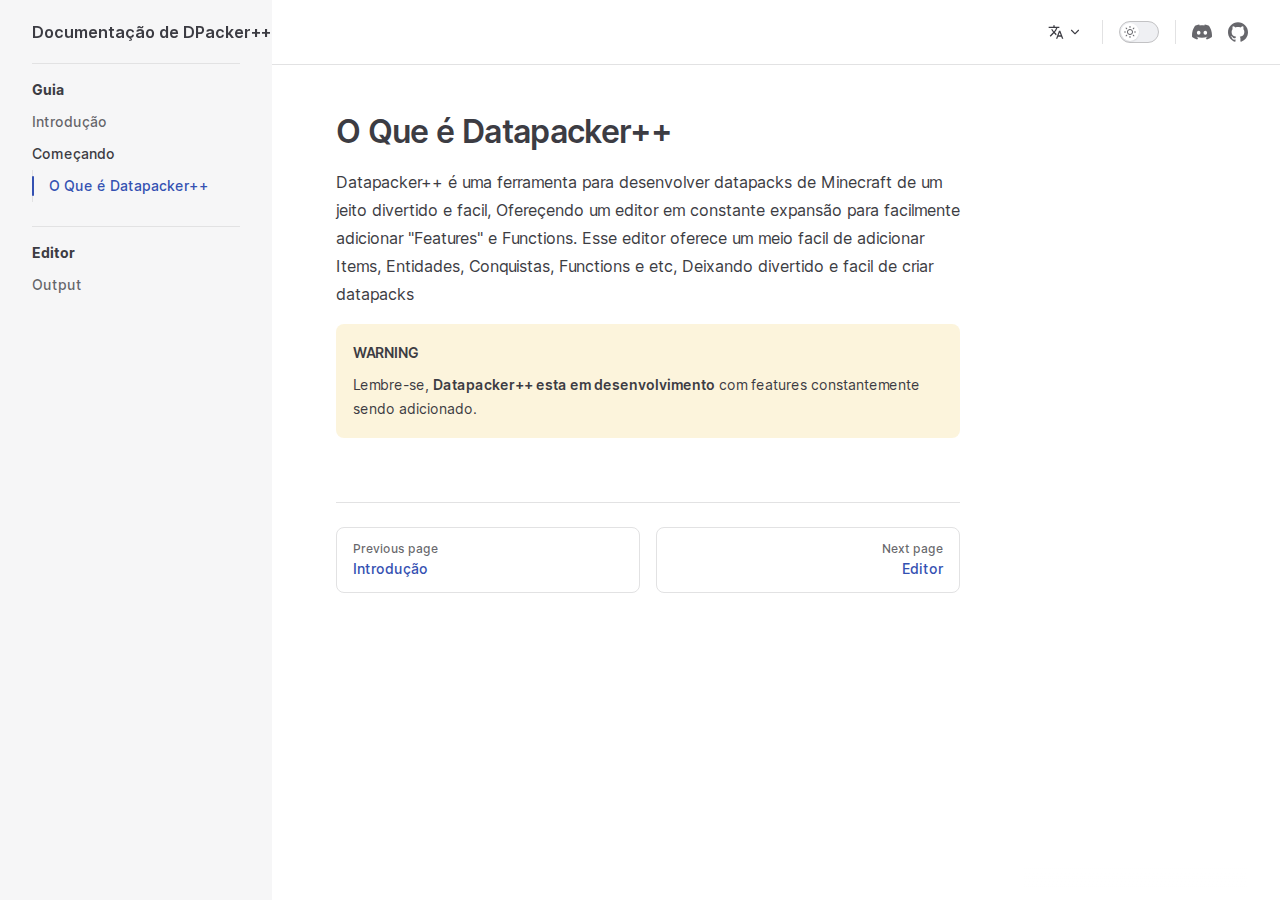
<file: pt/gettingstarted/whatisdpacker.html>
<!DOCTYPE html>
<html lang="pt" dir="ltr">
  <head>
    <meta charset="utf-8">
    <meta name="viewport" content="width=device-width,initial-scale=1">
    <title>O Que é Datapacker++ | Documentação de DPacker++</title>
    <meta name="description" content="An documentation website for Datapacker++">
    <meta name="generator" content="VitePress v1.0.0-rc.36">
    <link rel="preload stylesheet" href="/assets/style.HynjvBgV.css" as="style">
    
    <script type="module" src="/assets/app.Ke_DR0z5.js"></script>
    <link rel="preload" href="/assets/inter-roman-latin.bvIUbFQP.woff2" as="font" type="font/woff2" crossorigin="">
    <link rel="modulepreload" href="/assets/chunks/framework.apcyylA1.js">
    <link rel="modulepreload" href="/assets/chunks/theme.POz5hjs-.js">
    <link rel="modulepreload" href="/assets/pt_gettingstarted_whatisdpacker.md.cw5H7HDl.lean.js">
    <script id="check-dark-mode">(()=>{const e=localStorage.getItem("vitepress-theme-appearance")||"auto",a=window.matchMedia("(prefers-color-scheme: dark)").matches;(!e||e==="auto"?a:e==="dark")&&document.documentElement.classList.add("dark")})();</script>
    <script id="check-mac-os">document.documentElement.classList.toggle("mac",/Mac|iPhone|iPod|iPad/i.test(navigator.platform));</script>
  </head>
  <body>
    <div id="app"><div class="Layout" data-v-5a346dfe><!--[--><!--]--><!--[--><span tabindex="-1" data-v-0f60ec36></span><a href="#VPContent" class="VPSkipLink visually-hidden" data-v-0f60ec36> Skip to content </a><!--]--><!----><header class="VPNav" data-v-5a346dfe data-v-ae24b3ad><div class="VPNavBar has-sidebar" data-v-ae24b3ad data-v-19c990f1><div class="wrapper" data-v-19c990f1><div class="container" data-v-19c990f1><div class="title" data-v-19c990f1><div class="VPNavBarTitle has-sidebar" data-v-19c990f1 data-v-8460f0a8><a class="title" href="/pt/" data-v-8460f0a8><!--[--><!--]--><!----><!--[-->Documentação de DPacker++<!--]--><!--[--><!--]--></a></div></div><div class="content" data-v-19c990f1><div class="content-body" data-v-19c990f1><!--[--><!--]--><div class="VPNavBarSearch search" data-v-19c990f1><!----></div><!----><div class="VPFlyout VPNavBarTranslations translations" data-v-19c990f1 data-v-74abcbb9 data-v-9c007e85><button type="button" class="button" aria-haspopup="true" aria-expanded="false" aria-label="Change language" data-v-9c007e85><span class="text" data-v-9c007e85><svg xmlns="http://www.w3.org/2000/svg" aria-hidden="true" focusable="false" viewbox="0 0 24 24" class="option-icon" data-v-9c007e85><path d="M0 0h24v24H0z" fill="none"></path><path d=" M12.87 15.07l-2.54-2.51.03-.03c1.74-1.94 2.98-4.17 3.71-6.53H17V4h-7V2H8v2H1v1.99h11.17C11.5 7.92 10.44 9.75 9 11.35 8.07 10.32 7.3 9.19 6.69 8h-2c.73 1.63 1.73 3.17 2.98 4.56l-5.09 5.02L4 19l5-5 3.11 3.11.76-2.04zM18.5 10h-2L12 22h2l1.12-3h4.75L21 22h2l-4.5-12zm-2.62 7l1.62-4.33L19.12 17h-3.24z " class="css-c4d79v"></path></svg><!----><svg xmlns="http://www.w3.org/2000/svg" aria-hidden="true" focusable="false" viewbox="0 0 24 24" class="text-icon" data-v-9c007e85><path d="M12,16c-0.3,0-0.5-0.1-0.7-0.3l-6-6c-0.4-0.4-0.4-1,0-1.4s1-0.4,1.4,0l5.3,5.3l5.3-5.3c0.4-0.4,1-0.4,1.4,0s0.4,1,0,1.4l-6,6C12.5,15.9,12.3,16,12,16z"></path></svg></span></button><div class="menu" data-v-9c007e85><div class="VPMenu" data-v-9c007e85 data-v-e7ea1737><!----><!--[--><!--[--><div class="items" data-v-74abcbb9><p class="title" data-v-74abcbb9>Português Brasileiro</p><!--[--><div class="VPMenuLink" data-v-74abcbb9 data-v-43f1e123><a class="VPLink link" href="/en/gettingstarted/whatisdpacker.html" data-v-43f1e123><!--[-->English<!--]--></a></div><!--]--></div><!--]--><!--]--></div></div></div><div class="VPNavBarAppearance appearance" data-v-19c990f1 data-v-e6aabb21><button class="VPSwitch VPSwitchAppearance" type="button" role="switch" title="Switch to dark theme" aria-checked="false" data-v-e6aabb21 data-v-1736f215 data-v-b1685198><span class="check" data-v-b1685198><span class="icon" data-v-b1685198><!--[--><svg xmlns="http://www.w3.org/2000/svg" aria-hidden="true" focusable="false" viewbox="0 0 24 24" class="sun" data-v-1736f215><path d="M12,18c-3.3,0-6-2.7-6-6s2.7-6,6-6s6,2.7,6,6S15.3,18,12,18zM12,8c-2.2,0-4,1.8-4,4c0,2.2,1.8,4,4,4c2.2,0,4-1.8,4-4C16,9.8,14.2,8,12,8z"></path><path d="M12,4c-0.6,0-1-0.4-1-1V1c0-0.6,0.4-1,1-1s1,0.4,1,1v2C13,3.6,12.6,4,12,4z"></path><path d="M12,24c-0.6,0-1-0.4-1-1v-2c0-0.6,0.4-1,1-1s1,0.4,1,1v2C13,23.6,12.6,24,12,24z"></path><path d="M5.6,6.6c-0.3,0-0.5-0.1-0.7-0.3L3.5,4.9c-0.4-0.4-0.4-1,0-1.4s1-0.4,1.4,0l1.4,1.4c0.4,0.4,0.4,1,0,1.4C6.2,6.5,5.9,6.6,5.6,6.6z"></path><path d="M19.8,20.8c-0.3,0-0.5-0.1-0.7-0.3l-1.4-1.4c-0.4-0.4-0.4-1,0-1.4s1-0.4,1.4,0l1.4,1.4c0.4,0.4,0.4,1,0,1.4C20.3,20.7,20,20.8,19.8,20.8z"></path><path d="M3,13H1c-0.6,0-1-0.4-1-1s0.4-1,1-1h2c0.6,0,1,0.4,1,1S3.6,13,3,13z"></path><path d="M23,13h-2c-0.6,0-1-0.4-1-1s0.4-1,1-1h2c0.6,0,1,0.4,1,1S23.6,13,23,13z"></path><path d="M4.2,20.8c-0.3,0-0.5-0.1-0.7-0.3c-0.4-0.4-0.4-1,0-1.4l1.4-1.4c0.4-0.4,1-0.4,1.4,0s0.4,1,0,1.4l-1.4,1.4C4.7,20.7,4.5,20.8,4.2,20.8z"></path><path d="M18.4,6.6c-0.3,0-0.5-0.1-0.7-0.3c-0.4-0.4-0.4-1,0-1.4l1.4-1.4c0.4-0.4,1-0.4,1.4,0s0.4,1,0,1.4l-1.4,1.4C18.9,6.5,18.6,6.6,18.4,6.6z"></path></svg><svg xmlns="http://www.w3.org/2000/svg" aria-hidden="true" focusable="false" viewbox="0 0 24 24" class="moon" data-v-1736f215><path d="M12.1,22c-0.3,0-0.6,0-0.9,0c-5.5-0.5-9.5-5.4-9-10.9c0.4-4.8,4.2-8.6,9-9c0.4,0,0.8,0.2,1,0.5c0.2,0.3,0.2,0.8-0.1,1.1c-2,2.7-1.4,6.4,1.3,8.4c2.1,1.6,5,1.6,7.1,0c0.3-0.2,0.7-0.3,1.1-0.1c0.3,0.2,0.5,0.6,0.5,1c-0.2,2.7-1.5,5.1-3.6,6.8C16.6,21.2,14.4,22,12.1,22zM9.3,4.4c-2.9,1-5,3.6-5.2,6.8c-0.4,4.4,2.8,8.3,7.2,8.7c2.1,0.2,4.2-0.4,5.8-1.8c1.1-0.9,1.9-2.1,2.4-3.4c-2.5,0.9-5.3,0.5-7.5-1.1C9.2,11.4,8.1,7.7,9.3,4.4z"></path></svg><!--]--></span></span></button></div><div class="VPSocialLinks VPNavBarSocialLinks social-links" data-v-19c990f1 data-v-0394ad82 data-v-7bc22406><!--[--><a class="VPSocialLink no-icon" href="https://discord.gg/NJTpV3DyAE" aria-label="discord" target="_blank" rel="noopener" data-v-7bc22406 data-v-f80f8133><svg role="img" viewBox="0 0 24 24" xmlns="http://www.w3.org/2000/svg"><title>Discord</title><path d="M20.317 4.3698a19.7913 19.7913 0 00-4.8851-1.5152.0741.0741 0 00-.0785.0371c-.211.3753-.4447.8648-.6083 1.2495-1.8447-.2762-3.68-.2762-5.4868 0-.1636-.3933-.4058-.8742-.6177-1.2495a.077.077 0 00-.0785-.037 19.7363 19.7363 0 00-4.8852 1.515.0699.0699 0 00-.0321.0277C.5334 9.0458-.319 13.5799.0992 18.0578a.0824.0824 0 00.0312.0561c2.0528 1.5076 4.0413 2.4228 5.9929 3.0294a.0777.0777 0 00.0842-.0276c.4616-.6304.8731-1.2952 1.226-1.9942a.076.076 0 00-.0416-.1057c-.6528-.2476-1.2743-.5495-1.8722-.8923a.077.077 0 01-.0076-.1277c.1258-.0943.2517-.1923.3718-.2914a.0743.0743 0 01.0776-.0105c3.9278 1.7933 8.18 1.7933 12.0614 0a.0739.0739 0 01.0785.0095c.1202.099.246.1981.3728.2924a.077.077 0 01-.0066.1276 12.2986 12.2986 0 01-1.873.8914.0766.0766 0 00-.0407.1067c.3604.698.7719 1.3628 1.225 1.9932a.076.076 0 00.0842.0286c1.961-.6067 3.9495-1.5219 6.0023-3.0294a.077.077 0 00.0313-.0552c.5004-5.177-.8382-9.6739-3.5485-13.6604a.061.061 0 00-.0312-.0286zM8.02 15.3312c-1.1825 0-2.1569-1.0857-2.1569-2.419 0-1.3332.9555-2.4189 2.157-2.4189 1.2108 0 2.1757 1.0952 2.1568 2.419 0 1.3332-.9555 2.4189-2.1569 2.4189zm7.9748 0c-1.1825 0-2.1569-1.0857-2.1569-2.419 0-1.3332.9554-2.4189 2.1569-2.4189 1.2108 0 2.1757 1.0952 2.1568 2.419 0 1.3332-.946 2.4189-2.1568 2.4189Z"/></svg></a><a class="VPSocialLink no-icon" href="https://github.com/Sr-Kaio/Datapacker-plus-plus" aria-label="github" target="_blank" rel="noopener" data-v-7bc22406 data-v-f80f8133><svg role="img" viewBox="0 0 24 24" xmlns="http://www.w3.org/2000/svg"><title>GitHub</title><path d="M12 .297c-6.63 0-12 5.373-12 12 0 5.303 3.438 9.8 8.205 11.385.6.113.82-.258.82-.577 0-.285-.01-1.04-.015-2.04-3.338.724-4.042-1.61-4.042-1.61C4.422 18.07 3.633 17.7 3.633 17.7c-1.087-.744.084-.729.084-.729 1.205.084 1.838 1.236 1.838 1.236 1.07 1.835 2.809 1.305 3.495.998.108-.776.417-1.305.76-1.605-2.665-.3-5.466-1.332-5.466-5.93 0-1.31.465-2.38 1.235-3.22-.135-.303-.54-1.523.105-3.176 0 0 1.005-.322 3.3 1.23.96-.267 1.98-.399 3-.405 1.02.006 2.04.138 3 .405 2.28-1.552 3.285-1.23 3.285-1.23.645 1.653.24 2.873.12 3.176.765.84 1.23 1.91 1.23 3.22 0 4.61-2.805 5.625-5.475 5.92.42.36.81 1.096.81 2.22 0 1.606-.015 2.896-.015 3.286 0 .315.21.69.825.57C20.565 22.092 24 17.592 24 12.297c0-6.627-5.373-12-12-12"/></svg></a><!--]--></div><div class="VPFlyout VPNavBarExtra extra" data-v-19c990f1 data-v-d0bd9dde data-v-9c007e85><button type="button" class="button" aria-haspopup="true" aria-expanded="false" aria-label="extra navigation" data-v-9c007e85><svg xmlns="http://www.w3.org/2000/svg" aria-hidden="true" focusable="false" viewbox="0 0 24 24" class="icon" data-v-9c007e85><circle cx="12" cy="12" r="2"></circle><circle cx="19" cy="12" r="2"></circle><circle cx="5" cy="12" r="2"></circle></svg></button><div class="menu" data-v-9c007e85><div class="VPMenu" data-v-9c007e85 data-v-e7ea1737><!----><!--[--><!--[--><div class="group translations" data-v-d0bd9dde><p class="trans-title" data-v-d0bd9dde>Português Brasileiro</p><!--[--><div class="VPMenuLink" data-v-d0bd9dde data-v-43f1e123><a class="VPLink link" href="/en/gettingstarted/whatisdpacker.html" data-v-43f1e123><!--[-->English<!--]--></a></div><!--]--></div><div class="group" data-v-d0bd9dde><div class="item appearance" data-v-d0bd9dde><p class="label" data-v-d0bd9dde>Appearance</p><div class="appearance-action" data-v-d0bd9dde><button class="VPSwitch VPSwitchAppearance" type="button" role="switch" title="Switch to dark theme" aria-checked="false" data-v-d0bd9dde data-v-1736f215 data-v-b1685198><span class="check" data-v-b1685198><span class="icon" data-v-b1685198><!--[--><svg xmlns="http://www.w3.org/2000/svg" aria-hidden="true" focusable="false" viewbox="0 0 24 24" class="sun" data-v-1736f215><path d="M12,18c-3.3,0-6-2.7-6-6s2.7-6,6-6s6,2.7,6,6S15.3,18,12,18zM12,8c-2.2,0-4,1.8-4,4c0,2.2,1.8,4,4,4c2.2,0,4-1.8,4-4C16,9.8,14.2,8,12,8z"></path><path d="M12,4c-0.6,0-1-0.4-1-1V1c0-0.6,0.4-1,1-1s1,0.4,1,1v2C13,3.6,12.6,4,12,4z"></path><path d="M12,24c-0.6,0-1-0.4-1-1v-2c0-0.6,0.4-1,1-1s1,0.4,1,1v2C13,23.6,12.6,24,12,24z"></path><path d="M5.6,6.6c-0.3,0-0.5-0.1-0.7-0.3L3.5,4.9c-0.4-0.4-0.4-1,0-1.4s1-0.4,1.4,0l1.4,1.4c0.4,0.4,0.4,1,0,1.4C6.2,6.5,5.9,6.6,5.6,6.6z"></path><path d="M19.8,20.8c-0.3,0-0.5-0.1-0.7-0.3l-1.4-1.4c-0.4-0.4-0.4-1,0-1.4s1-0.4,1.4,0l1.4,1.4c0.4,0.4,0.4,1,0,1.4C20.3,20.7,20,20.8,19.8,20.8z"></path><path d="M3,13H1c-0.6,0-1-0.4-1-1s0.4-1,1-1h2c0.6,0,1,0.4,1,1S3.6,13,3,13z"></path><path d="M23,13h-2c-0.6,0-1-0.4-1-1s0.4-1,1-1h2c0.6,0,1,0.4,1,1S23.6,13,23,13z"></path><path d="M4.2,20.8c-0.3,0-0.5-0.1-0.7-0.3c-0.4-0.4-0.4-1,0-1.4l1.4-1.4c0.4-0.4,1-0.4,1.4,0s0.4,1,0,1.4l-1.4,1.4C4.7,20.7,4.5,20.8,4.2,20.8z"></path><path d="M18.4,6.6c-0.3,0-0.5-0.1-0.7-0.3c-0.4-0.4-0.4-1,0-1.4l1.4-1.4c0.4-0.4,1-0.4,1.4,0s0.4,1,0,1.4l-1.4,1.4C18.9,6.5,18.6,6.6,18.4,6.6z"></path></svg><svg xmlns="http://www.w3.org/2000/svg" aria-hidden="true" focusable="false" viewbox="0 0 24 24" class="moon" data-v-1736f215><path d="M12.1,22c-0.3,0-0.6,0-0.9,0c-5.5-0.5-9.5-5.4-9-10.9c0.4-4.8,4.2-8.6,9-9c0.4,0,0.8,0.2,1,0.5c0.2,0.3,0.2,0.8-0.1,1.1c-2,2.7-1.4,6.4,1.3,8.4c2.1,1.6,5,1.6,7.1,0c0.3-0.2,0.7-0.3,1.1-0.1c0.3,0.2,0.5,0.6,0.5,1c-0.2,2.7-1.5,5.1-3.6,6.8C16.6,21.2,14.4,22,12.1,22zM9.3,4.4c-2.9,1-5,3.6-5.2,6.8c-0.4,4.4,2.8,8.3,7.2,8.7c2.1,0.2,4.2-0.4,5.8-1.8c1.1-0.9,1.9-2.1,2.4-3.4c-2.5,0.9-5.3,0.5-7.5-1.1C9.2,11.4,8.1,7.7,9.3,4.4z"></path></svg><!--]--></span></span></button></div></div></div><div class="group" data-v-d0bd9dde><div class="item social-links" data-v-d0bd9dde><div class="VPSocialLinks social-links-list" data-v-d0bd9dde data-v-7bc22406><!--[--><a class="VPSocialLink no-icon" href="https://discord.gg/NJTpV3DyAE" aria-label="discord" target="_blank" rel="noopener" data-v-7bc22406 data-v-f80f8133><svg role="img" viewBox="0 0 24 24" xmlns="http://www.w3.org/2000/svg"><title>Discord</title><path d="M20.317 4.3698a19.7913 19.7913 0 00-4.8851-1.5152.0741.0741 0 00-.0785.0371c-.211.3753-.4447.8648-.6083 1.2495-1.8447-.2762-3.68-.2762-5.4868 0-.1636-.3933-.4058-.8742-.6177-1.2495a.077.077 0 00-.0785-.037 19.7363 19.7363 0 00-4.8852 1.515.0699.0699 0 00-.0321.0277C.5334 9.0458-.319 13.5799.0992 18.0578a.0824.0824 0 00.0312.0561c2.0528 1.5076 4.0413 2.4228 5.9929 3.0294a.0777.0777 0 00.0842-.0276c.4616-.6304.8731-1.2952 1.226-1.9942a.076.076 0 00-.0416-.1057c-.6528-.2476-1.2743-.5495-1.8722-.8923a.077.077 0 01-.0076-.1277c.1258-.0943.2517-.1923.3718-.2914a.0743.0743 0 01.0776-.0105c3.9278 1.7933 8.18 1.7933 12.0614 0a.0739.0739 0 01.0785.0095c.1202.099.246.1981.3728.2924a.077.077 0 01-.0066.1276 12.2986 12.2986 0 01-1.873.8914.0766.0766 0 00-.0407.1067c.3604.698.7719 1.3628 1.225 1.9932a.076.076 0 00.0842.0286c1.961-.6067 3.9495-1.5219 6.0023-3.0294a.077.077 0 00.0313-.0552c.5004-5.177-.8382-9.6739-3.5485-13.6604a.061.061 0 00-.0312-.0286zM8.02 15.3312c-1.1825 0-2.1569-1.0857-2.1569-2.419 0-1.3332.9555-2.4189 2.157-2.4189 1.2108 0 2.1757 1.0952 2.1568 2.419 0 1.3332-.9555 2.4189-2.1569 2.4189zm7.9748 0c-1.1825 0-2.1569-1.0857-2.1569-2.419 0-1.3332.9554-2.4189 2.1569-2.4189 1.2108 0 2.1757 1.0952 2.1568 2.419 0 1.3332-.946 2.4189-2.1568 2.4189Z"/></svg></a><a class="VPSocialLink no-icon" href="https://github.com/Sr-Kaio/Datapacker-plus-plus" aria-label="github" target="_blank" rel="noopener" data-v-7bc22406 data-v-f80f8133><svg role="img" viewBox="0 0 24 24" xmlns="http://www.w3.org/2000/svg"><title>GitHub</title><path d="M12 .297c-6.63 0-12 5.373-12 12 0 5.303 3.438 9.8 8.205 11.385.6.113.82-.258.82-.577 0-.285-.01-1.04-.015-2.04-3.338.724-4.042-1.61-4.042-1.61C4.422 18.07 3.633 17.7 3.633 17.7c-1.087-.744.084-.729.084-.729 1.205.084 1.838 1.236 1.838 1.236 1.07 1.835 2.809 1.305 3.495.998.108-.776.417-1.305.76-1.605-2.665-.3-5.466-1.332-5.466-5.93 0-1.31.465-2.38 1.235-3.22-.135-.303-.54-1.523.105-3.176 0 0 1.005-.322 3.3 1.23.96-.267 1.98-.399 3-.405 1.02.006 2.04.138 3 .405 2.28-1.552 3.285-1.23 3.285-1.23.645 1.653.24 2.873.12 3.176.765.84 1.23 1.91 1.23 3.22 0 4.61-2.805 5.625-5.475 5.92.42.36.81 1.096.81 2.22 0 1.606-.015 2.896-.015 3.286 0 .315.21.69.825.57C20.565 22.092 24 17.592 24 12.297c0-6.627-5.373-12-12-12"/></svg></a><!--]--></div></div></div><!--]--><!--]--></div></div></div><!--[--><!--]--><button type="button" class="VPNavBarHamburger hamburger" aria-label="mobile navigation" aria-expanded="false" aria-controls="VPNavScreen" data-v-19c990f1 data-v-e5dd9c1c><span class="container" data-v-e5dd9c1c><span class="top" data-v-e5dd9c1c></span><span class="middle" data-v-e5dd9c1c></span><span class="bottom" data-v-e5dd9c1c></span></span></button></div></div></div></div><div class="divider" data-v-19c990f1><div class="divider-line" data-v-19c990f1></div></div></div><!----></header><div class="VPLocalNav has-sidebar empty" data-v-5a346dfe data-v-0282ae07><div class="container" data-v-0282ae07><button class="menu" aria-expanded="false" aria-controls="VPSidebarNav" data-v-0282ae07><svg xmlns="http://www.w3.org/2000/svg" aria-hidden="true" focusable="false" viewbox="0 0 24 24" class="menu-icon" data-v-0282ae07><path d="M17,11H3c-0.6,0-1-0.4-1-1s0.4-1,1-1h14c0.6,0,1,0.4,1,1S17.6,11,17,11z"></path><path d="M21,7H3C2.4,7,2,6.6,2,6s0.4-1,1-1h18c0.6,0,1,0.4,1,1S21.6,7,21,7z"></path><path d="M21,15H3c-0.6,0-1-0.4-1-1s0.4-1,1-1h18c0.6,0,1,0.4,1,1S21.6,15,21,15z"></path><path d="M17,19H3c-0.6,0-1-0.4-1-1s0.4-1,1-1h14c0.6,0,1,0.4,1,1S17.6,19,17,19z"></path></svg><span class="menu-text" data-v-0282ae07>Menu</span></button><div class="VPLocalNavOutlineDropdown" style="--vp-vh:0px;" data-v-0282ae07 data-v-af18c0d5><button data-v-af18c0d5>Return to top</button><!----></div></div></div><aside class="VPSidebar" data-v-5a346dfe data-v-575e6a36><div class="curtain" data-v-575e6a36></div><nav class="nav" id="VPSidebarNav" aria-labelledby="sidebar-aria-label" tabindex="-1" data-v-575e6a36><span class="visually-hidden" id="sidebar-aria-label" data-v-575e6a36> Sidebar Navigation </span><!--[--><!--]--><!--[--><div class="group" data-v-575e6a36><section class="VPSidebarItem level-0 has-active" data-v-575e6a36 data-v-e31bd47b><div class="item" role="button" tabindex="0" data-v-e31bd47b><div class="indicator" data-v-e31bd47b></div><h2 class="text" data-v-e31bd47b>Guia</h2><!----></div><div class="items" data-v-e31bd47b><!--[--><div class="VPSidebarItem level-1 is-link" data-v-e31bd47b data-v-e31bd47b><div class="item" data-v-e31bd47b><div class="indicator" data-v-e31bd47b></div><a class="VPLink link link" href="/pt/" data-v-e31bd47b><!--[--><p class="text" data-v-e31bd47b>Introdução</p><!--]--></a><!----></div><!----></div><section class="VPSidebarItem level-1 has-active" data-v-e31bd47b data-v-e31bd47b><div class="item" role="button" tabindex="0" data-v-e31bd47b><div class="indicator" data-v-e31bd47b></div><h3 class="text" data-v-e31bd47b>Começando</h3><!----></div><div class="items" data-v-e31bd47b><!--[--><div class="VPSidebarItem level-2 is-link" data-v-e31bd47b data-v-e31bd47b><div class="item" data-v-e31bd47b><div class="indicator" data-v-e31bd47b></div><a class="VPLink link link" href="/pt/gettingstarted/whatisdpacker.html" data-v-e31bd47b><!--[--><p class="text" data-v-e31bd47b>O Que é Datapacker++</p><!--]--></a><!----></div><!----></div><!--]--></div></section><!--]--></div></section></div><div class="group" data-v-575e6a36><section class="VPSidebarItem level-0 is-link" data-v-575e6a36 data-v-e31bd47b><div class="item" tabindex="0" data-v-e31bd47b><div class="indicator" data-v-e31bd47b></div><a class="VPLink link link" href="/pt/editor/" data-v-e31bd47b><!--[--><h2 class="text" data-v-e31bd47b>Editor</h2><!--]--></a><!----></div><div class="items" data-v-e31bd47b><!--[--><div class="VPSidebarItem level-1 is-link" data-v-e31bd47b data-v-e31bd47b><div class="item" data-v-e31bd47b><div class="indicator" data-v-e31bd47b></div><a class="VPLink link link" href="/pt/editor/output.html" data-v-e31bd47b><!--[--><p class="text" data-v-e31bd47b>Output</p><!--]--></a><!----></div><!----></div><!--]--></div></section></div><!--]--><!--[--><!--]--></nav></aside><div class="VPContent has-sidebar" id="VPContent" data-v-5a346dfe data-v-669faec9><div class="VPDoc has-sidebar has-aside" data-v-669faec9 data-v-39a288b8><!--[--><!--]--><div class="container" data-v-39a288b8><div class="aside" data-v-39a288b8><div class="aside-curtain" data-v-39a288b8></div><div class="aside-container" data-v-39a288b8><div class="aside-content" data-v-39a288b8><div class="VPDocAside" data-v-39a288b8 data-v-3f215769><!--[--><!--]--><!--[--><!--]--><div class="VPDocAsideOutline" role="navigation" data-v-3f215769 data-v-935f8a84><div class="content" data-v-935f8a84><div class="outline-marker" data-v-935f8a84></div><div class="outline-title" role="heading" aria-level="2" data-v-935f8a84>On this page</div><nav aria-labelledby="doc-outline-aria-label" data-v-935f8a84><span class="visually-hidden" id="doc-outline-aria-label" data-v-935f8a84> Table of Contents for current page </span><ul class="VPDocOutlineItem root" data-v-935f8a84 data-v-b933a997><!--[--><!--]--></ul></nav></div></div><!--[--><!--]--><div class="spacer" data-v-3f215769></div><!--[--><!--]--><!----><!--[--><!--]--><!--[--><!--]--></div></div></div></div><div class="content" data-v-39a288b8><div class="content-container" data-v-39a288b8><!--[--><!--]--><main class="main" data-v-39a288b8><div style="position:relative;" class="vp-doc _pt_gettingstarted_whatisdpacker" data-v-39a288b8><div><h1 id="o-que-e-datapacker" tabindex="-1">O Que é Datapacker++ <a class="header-anchor" href="#o-que-e-datapacker" aria-label="Permalink to &quot;O Que é Datapacker++&quot;">​</a></h1><p>Datapacker++ é uma ferramenta para desenvolver datapacks de Minecraft de um jeito divertido e facil, Ofereçendo um editor em constante expansão para facilmente adicionar &quot;Features&quot; e Functions. Esse editor oferece um meio facil de adicionar Items, Entidades, Conquistas, Functions e etc, Deixando divertido e facil de criar datapacks</p><div class="warning custom-block"><p class="custom-block-title">WARNING</p><p>Lembre-se, <strong>Datapacker++ esta em desenvolvimento</strong> com features constantemente sendo adicionado.</p></div></div></div></main><footer class="VPDocFooter" data-v-39a288b8 data-v-48f9bb55><!--[--><!--]--><!----><nav class="prev-next" data-v-48f9bb55><div class="pager" data-v-48f9bb55><a class="VPLink link pager-link prev" href="/pt/" data-v-48f9bb55><!--[--><span class="desc" data-v-48f9bb55>Previous page</span><span class="title" data-v-48f9bb55>Introdução</span><!--]--></a></div><div class="pager" data-v-48f9bb55><a class="VPLink link pager-link next" href="/pt/editor/" data-v-48f9bb55><!--[--><span class="desc" data-v-48f9bb55>Next page</span><span class="title" data-v-48f9bb55>Editor</span><!--]--></a></div></nav></footer><!--[--><!--]--></div></div></div><!--[--><!--]--></div></div><!----><!--[--><!--]--></div></div>
    <script>window.__VP_HASH_MAP__=JSON.parse("{\"en_gettingstarted_whatisdpacker.md\":\"n0T2cJwx\",\"en_index.md\":\"E93Use7J\",\"pt_gettingstarted_whatisdpacker.md\":\"cw5H7HDl\",\"en_editor_index.md\":\"nttG7Cs3\",\"pt_editor_index.md\":\"4mi65Gaj\",\"pt_editor_output.md\":\"EF3YA39o\",\"en_editor_output.md\":\"BNkK9J8d\",\"pt_index.md\":\"eSzZ83fb\"}");window.__VP_SITE_DATA__=JSON.parse("{\"lang\":\"en-US\",\"dir\":\"ltr\",\"title\":\"Datapacker++ Documentation\",\"description\":\"An documentation website for Datapacker++\",\"base\":\"/\",\"head\":[],\"router\":{\"prefetchLinks\":true},\"appearance\":true,\"themeConfig\":{\"socialLinks\":[{\"icon\":\"discord\",\"link\":\"https://discord.gg/NJTpV3DyAE\"},{\"icon\":\"github\",\"link\":\"https://github.com/Sr-Kaio/Datapacker-plus-plus\"}]},\"locales\":{\"en\":{\"title\":\"DPacker++ Documentation\",\"label\":\"English\",\"lang\":\"en\",\"link\":\"/en/\",\"themeConfig\":{\"sidebar\":[{\"text\":\"Guide\",\"items\":[{\"text\":\"Introduction\",\"link\":\"/en/\"},{\"text\":\"Getting Started\",\"items\":[{\"text\":\"What is Datapacker++\",\"link\":\"/en/gettingstarted/whatisdpacker\"}]}]},{\"text\":\"Editor\",\"link\":\"/en/editor/\",\"items\":[{\"text\":\"Output\",\"link\":\"/en/editor/output\"}]}]}},\"pt\":{\"title\":\"Documentação de DPacker++\",\"label\":\"Português Brasileiro\",\"lang\":\"pt\",\"link\":\"/pt/\",\"themeConfig\":{\"sidebar\":[{\"text\":\"Guia\",\"items\":[{\"text\":\"Introdução\",\"link\":\"/pt/\"},{\"text\":\"Começando\",\"items\":[{\"text\":\"O Que é Datapacker++\",\"link\":\"/pt/gettingstarted/whatisdpacker\"}]}]},{\"text\":\"Editor\",\"link\":\"/pt/editor/\",\"items\":[{\"text\":\"Output\",\"link\":\"/pt/editor/output\"}]}]}}},\"scrollOffset\":134,\"cleanUrls\":false}");</script>
    
  </body>
</html>
</file>
<file: assets/style.HynjvBgV.css>
@font-face{font-family:Inter var;font-weight:100 900;font-display:swap;font-style:normal;font-named-instance:"Regular";src:url(/assets/inter-roman-cyrillic.jIZ9REo5.woff2) format("woff2");unicode-range:U+0301,U+0400-045F,U+0490-0491,U+04B0-04B1,U+2116}@font-face{font-family:Inter var;font-weight:100 900;font-display:swap;font-style:normal;font-named-instance:"Regular";src:url(/assets/inter-roman-cyrillic-ext.8T9wMG5w.woff2) format("woff2");unicode-range:U+0460-052F,U+1C80-1C88,U+20B4,U+2DE0-2DFF,U+A640-A69F,U+FE2E-FE2F}@font-face{font-family:Inter var;font-weight:100 900;font-display:swap;font-style:normal;font-named-instance:"Regular";src:url(/assets/inter-roman-greek.Cb5wWeGA.woff2) format("woff2");unicode-range:U+0370-03FF}@font-face{font-family:Inter var;font-weight:100 900;font-display:swap;font-style:normal;font-named-instance:"Regular";src:url(/assets/inter-roman-greek-ext.9JiNzaSO.woff2) format("woff2");unicode-range:U+1F00-1FFF}@font-face{font-family:Inter var;font-weight:100 900;font-display:swap;font-style:normal;font-named-instance:"Regular";src:url(/assets/inter-roman-latin.bvIUbFQP.woff2) format("woff2");unicode-range:U+0000-00FF,U+0131,U+0152-0153,U+02BB-02BC,U+02C6,U+02DA,U+02DC,U+2000-206F,U+2074,U+20AC,U+2122,U+2191,U+2193,U+2212,U+2215,U+FEFF,U+FFFD}@font-face{font-family:Inter var;font-weight:100 900;font-display:swap;font-style:normal;font-named-instance:"Regular";src:url(/assets/inter-roman-latin-ext.GZWE-KO4.woff2) format("woff2");unicode-range:U+0100-024F,U+0259,U+1E00-1EFF,U+2020,U+20A0-20AB,U+20AD-20CF,U+2113,U+2C60-2C7F,U+A720-A7FF}@font-face{font-family:Inter var;font-weight:100 900;font-display:swap;font-style:normal;font-named-instance:"Regular";src:url(/assets/inter-roman-vietnamese.paY3CzEB.woff2) format("woff2");unicode-range:U+0102-0103,U+0110-0111,U+0128-0129,U+0168-0169,U+01A0-01A1,U+01AF-01B0,U+1EA0-1EF9,U+20AB}@font-face{font-family:Inter var;font-weight:100 900;font-display:swap;font-style:italic;font-named-instance:"Italic";src:url(/assets/inter-italic-cyrillic.-nLMcIwj.woff2) format("woff2");unicode-range:U+0301,U+0400-045F,U+0490-0491,U+04B0-04B1,U+2116}@font-face{font-family:Inter var;font-weight:100 900;font-display:swap;font-style:italic;font-named-instance:"Italic";src:url(/assets/inter-italic-cyrillic-ext.OVycGSDq.woff2) format("woff2");unicode-range:U+0460-052F,U+1C80-1C88,U+20B4,U+2DE0-2DFF,U+A640-A69F,U+FE2E-FE2F}@font-face{font-family:Inter var;font-weight:100 900;font-display:swap;font-style:italic;font-named-instance:"Italic";src:url(/assets/inter-italic-greek.PSfer2Kc.woff2) format("woff2");unicode-range:U+0370-03FF}@font-face{font-family:Inter var;font-weight:100 900;font-display:swap;font-style:italic;font-named-instance:"Italic";src:url(/assets/inter-italic-greek-ext.hznxWNZO.woff2) format("woff2");unicode-range:U+1F00-1FFF}@font-face{font-family:Inter var;font-weight:100 900;font-display:swap;font-style:italic;font-named-instance:"Italic";src:url(/assets/inter-italic-latin.27E69YJn.woff2) format("woff2");unicode-range:U+0000-00FF,U+0131,U+0152-0153,U+02BB-02BC,U+02C6,U+02DA,U+02DC,U+2000-206F,U+2074,U+20AC,U+2122,U+2191,U+2193,U+2212,U+2215,U+FEFF,U+FFFD}@font-face{font-family:Inter var;font-weight:100 900;font-display:swap;font-style:italic;font-named-instance:"Italic";src:url(/assets/inter-italic-latin-ext.RnFly65-.woff2) format("woff2");unicode-range:U+0100-024F,U+0259,U+1E00-1EFF,U+2020,U+20A0-20AB,U+20AD-20CF,U+2113,U+2C60-2C7F,U+A720-A7FF}@font-face{font-family:Inter var;font-weight:100 900;font-display:swap;font-style:italic;font-named-instance:"Italic";src:url(/assets/inter-italic-vietnamese.xzQHe1q1.woff2) format("woff2");unicode-range:U+0102-0103,U+0110-0111,U+0128-0129,U+0168-0169,U+01A0-01A1,U+01AF-01B0,U+1EA0-1EF9,U+20AB}@font-face{font-family:Chinese Quotes;src:local("PingFang SC Regular"),local("PingFang SC"),local("SimHei"),local("Source Han Sans SC");unicode-range:U+2018,U+2019,U+201C,U+201D}:root{--vp-c-white: #ffffff;--vp-c-black: #000000;--vp-c-neutral: var(--vp-c-black);--vp-c-neutral-inverse: var(--vp-c-white)}.dark{--vp-c-neutral: var(--vp-c-white);--vp-c-neutral-inverse: var(--vp-c-black)}:root{--vp-c-gray-1: #dddde3;--vp-c-gray-2: #e4e4e9;--vp-c-gray-3: #ebebef;--vp-c-gray-soft: rgba(142, 150, 170, .14);--vp-c-indigo-1: #3451b2;--vp-c-indigo-2: #3a5ccc;--vp-c-indigo-3: #5672cd;--vp-c-indigo-soft: rgba(100, 108, 255, .14);--vp-c-green-1: #18794e;--vp-c-green-2: #299764;--vp-c-green-3: #30a46c;--vp-c-green-soft: rgba(16, 185, 129, .14);--vp-c-yellow-1: #915930;--vp-c-yellow-2: #946300;--vp-c-yellow-3: #9f6a00;--vp-c-yellow-soft: rgba(234, 179, 8, .14);--vp-c-red-1: #b8272c;--vp-c-red-2: #d5393e;--vp-c-red-3: #e0575b;--vp-c-red-soft: rgba(244, 63, 94, .14);--vp-c-sponsor: #db2777}.dark{--vp-c-gray-1: #515c67;--vp-c-gray-2: #414853;--vp-c-gray-3: #32363f;--vp-c-gray-soft: rgba(101, 117, 133, .16);--vp-c-indigo-1: #a8b1ff;--vp-c-indigo-2: #5c73e7;--vp-c-indigo-3: #3e63dd;--vp-c-indigo-soft: rgba(100, 108, 255, .16);--vp-c-green-1: #3dd68c;--vp-c-green-2: #30a46c;--vp-c-green-3: #298459;--vp-c-green-soft: rgba(16, 185, 129, .16);--vp-c-yellow-1: #f9b44e;--vp-c-yellow-2: #da8b17;--vp-c-yellow-3: #a46a0a;--vp-c-yellow-soft: rgba(234, 179, 8, .16);--vp-c-red-1: #f66f81;--vp-c-red-2: #f14158;--vp-c-red-3: #b62a3c;--vp-c-red-soft: rgba(244, 63, 94, .16)}:root{--vp-c-bg: #ffffff;--vp-c-bg-alt: #f6f6f7;--vp-c-bg-elv: #ffffff;--vp-c-bg-soft: #f6f6f7}.dark{--vp-c-bg: #1b1b1f;--vp-c-bg-alt: #161618;--vp-c-bg-elv: #202127;--vp-c-bg-soft: #202127}:root{--vp-c-border: #c2c2c4;--vp-c-divider: #e2e2e3;--vp-c-gutter: #e2e2e3}.dark{--vp-c-border: #3c3f44;--vp-c-divider: #2e2e32;--vp-c-gutter: #000000}:root{--vp-c-text-1: rgba(60, 60, 67);--vp-c-text-2: rgba(60, 60, 67, .78);--vp-c-text-3: rgba(60, 60, 67, .56)}.dark{--vp-c-text-1: rgba(255, 255, 245, .86);--vp-c-text-2: rgba(235, 235, 245, .6);--vp-c-text-3: rgba(235, 235, 245, .38)}:root{--vp-c-default-1: var(--vp-c-gray-1);--vp-c-default-2: var(--vp-c-gray-2);--vp-c-default-3: var(--vp-c-gray-3);--vp-c-default-soft: var(--vp-c-gray-soft);--vp-c-brand-1: var(--vp-c-indigo-1);--vp-c-brand-2: var(--vp-c-indigo-2);--vp-c-brand-3: var(--vp-c-indigo-3);--vp-c-brand-soft: var(--vp-c-indigo-soft);--vp-c-brand: var(--vp-c-brand-1);--vp-c-tip-1: var(--vp-c-brand-1);--vp-c-tip-2: var(--vp-c-brand-2);--vp-c-tip-3: var(--vp-c-brand-3);--vp-c-tip-soft: var(--vp-c-brand-soft);--vp-c-warning-1: var(--vp-c-yellow-1);--vp-c-warning-2: var(--vp-c-yellow-2);--vp-c-warning-3: var(--vp-c-yellow-3);--vp-c-warning-soft: var(--vp-c-yellow-soft);--vp-c-danger-1: var(--vp-c-red-1);--vp-c-danger-2: var(--vp-c-red-2);--vp-c-danger-3: var(--vp-c-red-3);--vp-c-danger-soft: var(--vp-c-red-soft)}:root{--vp-font-family-base: "Chinese Quotes", "Inter var", "Inter", ui-sans-serif, system-ui, -apple-system, BlinkMacSystemFont, "Segoe UI", Roboto, "Helvetica Neue", Helvetica, Arial, "Noto Sans", sans-serif, "Apple Color Emoji", "Segoe UI Emoji", "Segoe UI Symbol", "Noto Color Emoji";--vp-font-family-mono: ui-monospace, SFMono-Regular, "SF Mono", Menlo, Monaco, Consolas, "Liberation Mono", "Courier New", monospace}:root{--vp-shadow-1: 0 1px 2px rgba(0, 0, 0, .04), 0 1px 2px rgba(0, 0, 0, .06);--vp-shadow-2: 0 3px 12px rgba(0, 0, 0, .07), 0 1px 4px rgba(0, 0, 0, .07);--vp-shadow-3: 0 12px 32px rgba(0, 0, 0, .1), 0 2px 6px rgba(0, 0, 0, .08);--vp-shadow-4: 0 14px 44px rgba(0, 0, 0, .12), 0 3px 9px rgba(0, 0, 0, .12);--vp-shadow-5: 0 18px 56px rgba(0, 0, 0, .16), 0 4px 12px rgba(0, 0, 0, .16)}:root{--vp-z-index-footer: 10;--vp-z-index-local-nav: 20;--vp-z-index-nav: 30;--vp-z-index-layout-top: 40;--vp-z-index-backdrop: 50;--vp-z-index-sidebar: 60}@media (min-width: 960px){:root{--vp-z-index-sidebar: 25}}:root{--vp-icon-copy: url("data:image/svg+xml,%3Csvg xmlns='http://www.w3.org/2000/svg' fill='none' height='20' width='20' stroke='rgba(128,128,128,1)' stroke-width='2' viewBox='0 0 24 24'%3E%3Cpath stroke-linecap='round' stroke-linejoin='round' d='M9 5H7a2 2 0 0 0-2 2v12a2 2 0 0 0 2 2h10a2 2 0 0 0 2-2V7a2 2 0 0 0-2-2h-2M9 5a2 2 0 0 0 2 2h2a2 2 0 0 0 2-2M9 5a2 2 0 0 1 2-2h2a2 2 0 0 1 2 2'/%3E%3C/svg%3E");--vp-icon-copied: url("data:image/svg+xml,%3Csvg xmlns='http://www.w3.org/2000/svg' fill='none' height='20' width='20' stroke='rgba(128,128,128,1)' stroke-width='2' viewBox='0 0 24 24'%3E%3Cpath stroke-linecap='round' stroke-linejoin='round' d='M9 5H7a2 2 0 0 0-2 2v12a2 2 0 0 0 2 2h10a2 2 0 0 0 2-2V7a2 2 0 0 0-2-2h-2M9 5a2 2 0 0 0 2 2h2a2 2 0 0 0 2-2M9 5a2 2 0 0 1 2-2h2a2 2 0 0 1 2 2m-6 9 2 2 4-4'/%3E%3C/svg%3E")}:root{--vp-layout-max-width: 1440px}:root{--vp-header-anchor-symbol: "#"}:root{--vp-code-line-height: 1.7;--vp-code-font-size: .875em;--vp-code-color: var(--vp-c-brand-1);--vp-code-link-color: var(--vp-c-brand-1);--vp-code-link-hover-color: var(--vp-c-brand-2);--vp-code-bg: var(--vp-c-default-soft);--vp-code-block-color: var(--vp-c-text-2);--vp-code-block-bg: var(--vp-c-bg-alt);--vp-code-block-divider-color: var(--vp-c-gutter);--vp-code-lang-color: var(--vp-c-text-3);--vp-code-line-highlight-color: var(--vp-c-default-soft);--vp-code-line-number-color: var(--vp-c-text-3);--vp-code-line-diff-add-color: var(--vp-c-green-soft);--vp-code-line-diff-add-symbol-color: var(--vp-c-green-1);--vp-code-line-diff-remove-color: var(--vp-c-red-soft);--vp-code-line-diff-remove-symbol-color: var(--vp-c-red-1);--vp-code-line-warning-color: var(--vp-c-yellow-soft);--vp-code-line-error-color: var(--vp-c-red-soft);--vp-code-copy-code-border-color: var(--vp-c-divider);--vp-code-copy-code-bg: var(--vp-c-bg-soft);--vp-code-copy-code-hover-border-color: var(--vp-c-divider);--vp-code-copy-code-hover-bg: var(--vp-c-bg);--vp-code-copy-code-active-text: var(--vp-c-text-2);--vp-code-copy-copied-text-content: "Copied";--vp-code-tab-divider: var(--vp-code-block-divider-color);--vp-code-tab-text-color: var(--vp-c-text-2);--vp-code-tab-bg: var(--vp-code-block-bg);--vp-code-tab-hover-text-color: var(--vp-c-text-1);--vp-code-tab-active-text-color: var(--vp-c-text-1);--vp-code-tab-active-bar-color: var(--vp-c-brand-1)}:root{--vp-button-brand-border: transparent;--vp-button-brand-text: var(--vp-c-white);--vp-button-brand-bg: var(--vp-c-brand-3);--vp-button-brand-hover-border: transparent;--vp-button-brand-hover-text: var(--vp-c-white);--vp-button-brand-hover-bg: var(--vp-c-brand-2);--vp-button-brand-active-border: transparent;--vp-button-brand-active-text: var(--vp-c-white);--vp-button-brand-active-bg: var(--vp-c-brand-1);--vp-button-alt-border: transparent;--vp-button-alt-text: var(--vp-c-text-1);--vp-button-alt-bg: var(--vp-c-default-3);--vp-button-alt-hover-border: transparent;--vp-button-alt-hover-text: var(--vp-c-text-1);--vp-button-alt-hover-bg: var(--vp-c-default-2);--vp-button-alt-active-border: transparent;--vp-button-alt-active-text: var(--vp-c-text-1);--vp-button-alt-active-bg: var(--vp-c-default-1);--vp-button-sponsor-border: var(--vp-c-text-2);--vp-button-sponsor-text: var(--vp-c-text-2);--vp-button-sponsor-bg: transparent;--vp-button-sponsor-hover-border: var(--vp-c-sponsor);--vp-button-sponsor-hover-text: var(--vp-c-sponsor);--vp-button-sponsor-hover-bg: transparent;--vp-button-sponsor-active-border: var(--vp-c-sponsor);--vp-button-sponsor-active-text: var(--vp-c-sponsor);--vp-button-sponsor-active-bg: transparent}:root{--vp-custom-block-font-size: 14px;--vp-custom-block-code-font-size: 13px;--vp-custom-block-info-border: transparent;--vp-custom-block-info-text: var(--vp-c-text-1);--vp-custom-block-info-bg: var(--vp-c-default-soft);--vp-custom-block-info-code-bg: var(--vp-c-default-soft);--vp-custom-block-tip-border: transparent;--vp-custom-block-tip-text: var(--vp-c-text-1);--vp-custom-block-tip-bg: var(--vp-c-brand-soft);--vp-custom-block-tip-code-bg: var(--vp-c-brand-soft);--vp-custom-block-warning-border: transparent;--vp-custom-block-warning-text: var(--vp-c-text-1);--vp-custom-block-warning-bg: var(--vp-c-warning-soft);--vp-custom-block-warning-code-bg: var(--vp-c-warning-soft);--vp-custom-block-danger-border: transparent;--vp-custom-block-danger-text: var(--vp-c-text-1);--vp-custom-block-danger-bg: var(--vp-c-danger-soft);--vp-custom-block-danger-code-bg: var(--vp-c-danger-soft);--vp-custom-block-details-border: var(--vp-custom-block-info-border);--vp-custom-block-details-text: var(--vp-custom-block-info-text);--vp-custom-block-details-bg: var(--vp-custom-block-info-bg);--vp-custom-block-details-code-bg: var(--vp-custom-block-info-code-bg)}:root{--vp-input-border-color: var(--vp-c-border);--vp-input-bg-color: var(--vp-c-bg-alt);--vp-input-switch-bg-color: var(--vp-c-gray-soft)}:root{--vp-nav-height: 64px;--vp-nav-bg-color: var(--vp-c-bg);--vp-nav-screen-bg-color: var(--vp-c-bg);--vp-nav-logo-height: 24px}.hide-nav{--vp-nav-height: 0px}.hide-nav .VPSidebar{--vp-nav-height: 22px}:root{--vp-local-nav-bg-color: var(--vp-c-bg)}:root{--vp-sidebar-width: 272px;--vp-sidebar-bg-color: var(--vp-c-bg-alt)}:root{--vp-backdrop-bg-color: rgba(0, 0, 0, .6)}:root{--vp-home-hero-name-color: var(--vp-c-brand-1);--vp-home-hero-name-background: transparent;--vp-home-hero-image-background-image: none;--vp-home-hero-image-filter: none}:root{--vp-badge-info-border: transparent;--vp-badge-info-text: var(--vp-c-text-2);--vp-badge-info-bg: var(--vp-c-default-soft);--vp-badge-tip-border: transparent;--vp-badge-tip-text: var(--vp-c-brand-1);--vp-badge-tip-bg: var(--vp-c-brand-soft);--vp-badge-warning-border: transparent;--vp-badge-warning-text: var(--vp-c-warning-1);--vp-badge-warning-bg: var(--vp-c-warning-soft);--vp-badge-danger-border: transparent;--vp-badge-danger-text: var(--vp-c-danger-1);--vp-badge-danger-bg: var(--vp-c-danger-soft)}:root{--vp-carbon-ads-text-color: var(--vp-c-text-1);--vp-carbon-ads-poweredby-color: var(--vp-c-text-2);--vp-carbon-ads-bg-color: var(--vp-c-bg-soft);--vp-carbon-ads-hover-text-color: var(--vp-c-brand-1);--vp-carbon-ads-hover-poweredby-color: var(--vp-c-text-1)}:root{--vp-local-search-bg: var(--vp-c-bg);--vp-local-search-result-bg: var(--vp-c-bg);--vp-local-search-result-border: var(--vp-c-divider);--vp-local-search-result-selected-bg: var(--vp-c-bg);--vp-local-search-result-selected-border: var(--vp-c-brand-1);--vp-local-search-highlight-bg: var(--vp-c-brand-1);--vp-local-search-highlight-text: var(--vp-c-neutral-inverse)}@media (prefers-reduced-motion: reduce){*,:before,:after{animation-delay:-1ms!important;animation-duration:1ms!important;animation-iteration-count:1!important;background-attachment:initial!important;scroll-behavior:auto!important;transition-duration:0s!important;transition-delay:0s!important}}*,:before,:after{box-sizing:border-box}html{line-height:1.4;font-size:16px;-webkit-text-size-adjust:100%}html.dark{color-scheme:dark}body{margin:0;width:100%;min-width:320px;min-height:100vh;line-height:24px;font-family:var(--vp-font-family-base);font-size:16px;font-weight:400;color:var(--vp-c-text-1);background-color:var(--vp-c-bg);font-synthesis:style;text-rendering:optimizeLegibility;-webkit-font-smoothing:antialiased;-moz-osx-font-smoothing:grayscale}main{display:block}h1,h2,h3,h4,h5,h6{margin:0;line-height:24px;font-size:16px;font-weight:400}p{margin:0}strong,b{font-weight:600}a,area,button,[role=button],input,label,select,summary,textarea{touch-action:manipulation}a{color:inherit;text-decoration:inherit}ol,ul{list-style:none;margin:0;padding:0}blockquote{margin:0}pre,code,kbd,samp{font-family:var(--vp-font-family-mono)}img,svg,video,canvas,audio,iframe,embed,object{display:block}figure{margin:0}img,video{max-width:100%;height:auto}button,input,optgroup,select,textarea{border:0;padding:0;line-height:inherit;color:inherit}button{padding:0;font-family:inherit;background-color:transparent;background-image:none}button:enabled,[role=button]:enabled{cursor:pointer}button:focus,button:focus-visible{outline:1px dotted;outline:4px auto -webkit-focus-ring-color}button:focus:not(:focus-visible){outline:none!important}input:focus,textarea:focus,select:focus{outline:none}table{border-collapse:collapse}input{background-color:transparent}input:-ms-input-placeholder,textarea:-ms-input-placeholder{color:var(--vp-c-text-3)}input::-ms-input-placeholder,textarea::-ms-input-placeholder{color:var(--vp-c-text-3)}input::placeholder,textarea::placeholder{color:var(--vp-c-text-3)}input::-webkit-outer-spin-button,input::-webkit-inner-spin-button{-webkit-appearance:none;margin:0}input[type=number]{-moz-appearance:textfield}textarea{resize:vertical}select{-webkit-appearance:none}fieldset{margin:0;padding:0}h1,h2,h3,h4,h5,h6,li,p{overflow-wrap:break-word}vite-error-overlay{z-index:9999}mjx-container{display:inline-block;margin:auto 2px -2px}mjx-container>svg{margin:auto}.visually-hidden{position:absolute;width:1px;height:1px;white-space:nowrap;clip:rect(0 0 0 0);clip-path:inset(50%);overflow:hidden}.custom-block{border:1px solid transparent;border-radius:8px;padding:16px 16px 8px;line-height:24px;font-size:var(--vp-custom-block-font-size);color:var(--vp-c-text-2)}.custom-block.info{border-color:var(--vp-custom-block-info-border);color:var(--vp-custom-block-info-text);background-color:var(--vp-custom-block-info-bg)}.custom-block.info a,.custom-block.info code{color:var(--vp-c-brand-1)}.custom-block.info a:hover{color:var(--vp-c-brand-2)}.custom-block.info code{background-color:var(--vp-custom-block-info-code-bg)}.custom-block.tip{border-color:var(--vp-custom-block-tip-border);color:var(--vp-custom-block-tip-text);background-color:var(--vp-custom-block-tip-bg)}.custom-block.tip a,.custom-block.tip code{color:var(--vp-c-brand-1)}.custom-block.tip a:hover{color:var(--vp-c-brand-2)}.custom-block.tip code{background-color:var(--vp-custom-block-tip-code-bg)}.custom-block.warning{border-color:var(--vp-custom-block-warning-border);color:var(--vp-custom-block-warning-text);background-color:var(--vp-custom-block-warning-bg)}.custom-block.warning a,.custom-block.warning code{color:var(--vp-c-warning-1)}.custom-block.warning a:hover{color:var(--vp-c-warning-2)}.custom-block.warning code{background-color:var(--vp-custom-block-warning-code-bg)}.custom-block.danger{border-color:var(--vp-custom-block-danger-border);color:var(--vp-custom-block-danger-text);background-color:var(--vp-custom-block-danger-bg)}.custom-block.danger a,.custom-block.danger code{color:var(--vp-c-danger-1)}.custom-block.danger a:hover{color:var(--vp-c-danger-2)}.custom-block.danger code{background-color:var(--vp-custom-block-danger-code-bg)}.custom-block.details{border-color:var(--vp-custom-block-details-border);color:var(--vp-custom-block-details-text);background-color:var(--vp-custom-block-details-bg)}.custom-block.details a{color:var(--vp-c-brand-1)}.custom-block.details a:hover{color:var(--vp-c-brand-2)}.custom-block.details code{background-color:var(--vp-custom-block-details-code-bg)}.custom-block-title{font-weight:600}.custom-block p+p{margin:8px 0}.custom-block.details summary{margin:0 0 8px;font-weight:700;cursor:pointer}.custom-block.details summary+p{margin:8px 0}.custom-block a{color:inherit;font-weight:600;text-decoration:underline;text-underline-offset:2px;transition:opacity .25s}.custom-block a:hover{opacity:.75}.custom-block code{font-size:var(--vp-custom-block-code-font-size)}.custom-block.custom-block th,.custom-block.custom-block blockquote>p{font-size:var(--vp-custom-block-font-size);color:inherit}.dark .vp-code span{color:var(--shiki-dark, inherit)}html:not(.dark) .vp-code span{color:var(--shiki-light, inherit)}.vp-code-group{margin-top:16px}.vp-code-group .tabs{position:relative;display:flex;margin-right:-24px;margin-left:-24px;padding:0 12px;background-color:var(--vp-code-tab-bg);overflow-x:auto;overflow-y:hidden;box-shadow:inset 0 -1px var(--vp-code-tab-divider)}@media (min-width: 640px){.vp-code-group .tabs{margin-right:0;margin-left:0;border-radius:8px 8px 0 0}}.vp-code-group .tabs input{position:fixed;opacity:0;pointer-events:none}.vp-code-group .tabs label{position:relative;display:inline-block;border-bottom:1px solid transparent;padding:0 12px;line-height:48px;font-size:14px;font-weight:500;color:var(--vp-code-tab-text-color);white-space:nowrap;cursor:pointer;transition:color .25s}.vp-code-group .tabs label:after{position:absolute;right:8px;bottom:-1px;left:8px;z-index:1;height:2px;border-radius:2px;content:"";background-color:transparent;transition:background-color .25s}.vp-code-group label:hover{color:var(--vp-code-tab-hover-text-color)}.vp-code-group input:checked+label{color:var(--vp-code-tab-active-text-color)}.vp-code-group input:checked+label:after{background-color:var(--vp-code-tab-active-bar-color)}.vp-code-group div[class*=language-],.vp-block{display:none;margin-top:0!important;border-top-left-radius:0!important;border-top-right-radius:0!important}.vp-code-group div[class*=language-].active,.vp-block.active{display:block}.vp-block{padding:20px 24px}.vp-doc h1,.vp-doc h2,.vp-doc h3,.vp-doc h4,.vp-doc h5,.vp-doc h6{position:relative;font-weight:600;outline:none}.vp-doc h1{letter-spacing:-.02em;line-height:40px;font-size:28px}.vp-doc h2{margin:48px 0 16px;border-top:1px solid var(--vp-c-divider);padding-top:24px;letter-spacing:-.02em;line-height:32px;font-size:24px}.vp-doc h3{margin:32px 0 0;letter-spacing:-.01em;line-height:28px;font-size:20px}.vp-doc .header-anchor{position:absolute;top:0;left:0;margin-left:-.87em;font-weight:500;-webkit-user-select:none;user-select:none;opacity:0;text-decoration:none;transition:color .25s,opacity .25s}.vp-doc .header-anchor:before{content:var(--vp-header-anchor-symbol)}.vp-doc h1:hover .header-anchor,.vp-doc h1 .header-anchor:focus,.vp-doc h2:hover .header-anchor,.vp-doc h2 .header-anchor:focus,.vp-doc h3:hover .header-anchor,.vp-doc h3 .header-anchor:focus,.vp-doc h4:hover .header-anchor,.vp-doc h4 .header-anchor:focus,.vp-doc h5:hover .header-anchor,.vp-doc h5 .header-anchor:focus,.vp-doc h6:hover .header-anchor,.vp-doc h6 .header-anchor:focus{opacity:1}@media (min-width: 768px){.vp-doc h1{letter-spacing:-.02em;line-height:40px;font-size:32px}}.vp-doc h2 .header-anchor{top:24px}.vp-doc p,.vp-doc summary{margin:16px 0}.vp-doc p{line-height:28px}.vp-doc blockquote{margin:16px 0;border-left:2px solid var(--vp-c-divider);padding-left:16px;transition:border-color .5s}.vp-doc blockquote>p{margin:0;font-size:16px;color:var(--vp-c-text-2);transition:color .5s}.vp-doc a{font-weight:500;color:var(--vp-c-brand-1);text-decoration:underline;text-underline-offset:2px;transition:color .25s,opacity .25s}.vp-doc a:hover{color:var(--vp-c-brand-2)}.vp-doc strong{font-weight:600}.vp-doc ul,.vp-doc ol{padding-left:1.25rem;margin:16px 0}.vp-doc ul{list-style:disc}.vp-doc ol{list-style:decimal}.vp-doc li+li{margin-top:8px}.vp-doc li>ol,.vp-doc li>ul{margin:8px 0 0}.vp-doc table{display:block;border-collapse:collapse;margin:20px 0;overflow-x:auto}.vp-doc tr{background-color:var(--vp-c-bg);border-top:1px solid var(--vp-c-divider);transition:background-color .5s}.vp-doc tr:nth-child(2n){background-color:var(--vp-c-bg-soft)}.vp-doc th,.vp-doc td{border:1px solid var(--vp-c-divider);padding:8px 16px}.vp-doc th{text-align:left;font-size:14px;font-weight:600;color:var(--vp-c-text-2);background-color:var(--vp-c-bg-soft)}.vp-doc td{font-size:14px}.vp-doc hr{margin:16px 0;border:none;border-top:1px solid var(--vp-c-divider)}.vp-doc .custom-block{margin:16px 0}.vp-doc .custom-block p{margin:8px 0;line-height:24px}.vp-doc .custom-block p:first-child{margin:0}.vp-doc .custom-block div[class*=language-]{margin:8px 0;border-radius:8px}.vp-doc .custom-block div[class*=language-] code{font-weight:400;background-color:transparent}.vp-doc .custom-block .vp-code-group .tabs{margin:0;border-radius:8px 8px 0 0}.vp-doc :not(pre,h1,h2,h3,h4,h5,h6)>code{font-size:var(--vp-code-font-size);color:var(--vp-code-color)}.vp-doc :not(pre)>code{border-radius:4px;padding:3px 6px;background-color:var(--vp-code-bg);transition:color .25s,background-color .5s}.vp-doc a>code{color:var(--vp-code-link-color)}.vp-doc a:hover>code{color:var(--vp-code-link-hover-color)}.vp-doc h1>code,.vp-doc h2>code,.vp-doc h3>code{font-size:.9em}.vp-doc div[class*=language-],.vp-block{position:relative;margin:16px -24px;background-color:var(--vp-code-block-bg);overflow-x:auto;transition:background-color .5s}@media (min-width: 640px){.vp-doc div[class*=language-],.vp-block{border-radius:8px;margin:16px 0}}@media (max-width: 639px){.vp-doc li div[class*=language-]{border-radius:8px 0 0 8px}}.vp-doc div[class*=language-]+div[class*=language-],.vp-doc div[class$=-api]+div[class*=language-],.vp-doc div[class*=language-]+div[class$=-api]>div[class*=language-]{margin-top:-8px}.vp-doc [class*=language-] pre,.vp-doc [class*=language-] code{direction:ltr;text-align:left;white-space:pre;word-spacing:normal;word-break:normal;word-wrap:normal;-moz-tab-size:4;-o-tab-size:4;tab-size:4;-webkit-hyphens:none;-moz-hyphens:none;-ms-hyphens:none;hyphens:none}.vp-doc [class*=language-] pre{position:relative;z-index:1;margin:0;padding:20px 0;background:transparent;overflow-x:auto}.vp-doc [class*=language-] code{display:block;padding:0 24px;width:fit-content;min-width:100%;line-height:var(--vp-code-line-height);font-size:var(--vp-code-font-size);color:var(--vp-code-block-color);transition:color .5s}.vp-doc [class*=language-] code .highlighted{background-color:var(--vp-code-line-highlight-color);transition:background-color .5s;margin:0 -24px;padding:0 24px;width:calc(100% + 48px);display:inline-block}.vp-doc [class*=language-] code .highlighted.error{background-color:var(--vp-code-line-error-color)}.vp-doc [class*=language-] code .highlighted.warning{background-color:var(--vp-code-line-warning-color)}.vp-doc [class*=language-] code .diff{transition:background-color .5s;margin:0 -24px;padding:0 24px;width:calc(100% + 48px);display:inline-block}.vp-doc [class*=language-] code .diff:before{position:absolute;left:10px}.vp-doc [class*=language-] .has-focused-lines .line:not(.has-focus){filter:blur(.095rem);opacity:.4;transition:filter .35s,opacity .35s}.vp-doc [class*=language-] .has-focused-lines .line:not(.has-focus){opacity:.7;transition:filter .35s,opacity .35s}.vp-doc [class*=language-]:hover .has-focused-lines .line:not(.has-focus){filter:blur(0);opacity:1}.vp-doc [class*=language-] code .diff.remove{background-color:var(--vp-code-line-diff-remove-color);opacity:.7}.vp-doc [class*=language-] code .diff.remove:before{content:"-";color:var(--vp-code-line-diff-remove-symbol-color)}.vp-doc [class*=language-] code .diff.add{background-color:var(--vp-code-line-diff-add-color)}.vp-doc [class*=language-] code .diff.add:before{content:"+";color:var(--vp-code-line-diff-add-symbol-color)}.vp-doc div[class*=language-].line-numbers-mode{padding-left:32px}.vp-doc .line-numbers-wrapper{position:absolute;top:0;bottom:0;left:0;z-index:3;border-right:1px solid var(--vp-code-block-divider-color);padding-top:20px;width:32px;text-align:center;font-family:var(--vp-font-family-mono);line-height:var(--vp-code-line-height);font-size:var(--vp-code-font-size);color:var(--vp-code-line-number-color);transition:border-color .5s,color .5s}.vp-doc [class*=language-]>button.copy{direction:ltr;position:absolute;top:12px;right:12px;z-index:3;border:1px solid var(--vp-code-copy-code-border-color);border-radius:4px;width:40px;height:40px;background-color:var(--vp-code-copy-code-bg);opacity:0;cursor:pointer;background-image:var(--vp-icon-copy);background-position:50%;background-size:20px;background-repeat:no-repeat;transition:border-color .25s,background-color .25s,opacity .25s}.vp-doc [class*=language-]:hover>button.copy,.vp-doc [class*=language-]>button.copy:focus{opacity:1}.vp-doc [class*=language-]>button.copy:hover,.vp-doc [class*=language-]>button.copy.copied{border-color:var(--vp-code-copy-code-hover-border-color);background-color:var(--vp-code-copy-code-hover-bg)}.vp-doc [class*=language-]>button.copy.copied,.vp-doc [class*=language-]>button.copy:hover.copied{border-radius:0 4px 4px 0;background-color:var(--vp-code-copy-code-hover-bg);background-image:var(--vp-icon-copied)}.vp-doc [class*=language-]>button.copy.copied:before,.vp-doc [class*=language-]>button.copy:hover.copied:before{position:relative;top:-1px;transform:translate(calc(-100% - 1px));display:flex;justify-content:center;align-items:center;border:1px solid var(--vp-code-copy-code-hover-border-color);border-right:0;border-radius:4px 0 0 4px;padding:0 10px;width:fit-content;height:40px;text-align:center;font-size:12px;font-weight:500;color:var(--vp-code-copy-code-active-text);background-color:var(--vp-code-copy-code-hover-bg);white-space:nowrap;content:var(--vp-code-copy-copied-text-content)}.vp-doc [class*=language-]>span.lang{position:absolute;top:2px;right:8px;z-index:2;font-size:12px;font-weight:500;color:var(--vp-code-lang-color);transition:color .4s,opacity .4s}.vp-doc [class*=language-]:hover>button.copy+span.lang,.vp-doc [class*=language-]>button.copy:focus+span.lang{opacity:0}.vp-doc .VPTeamMembers{margin-top:24px}.vp-doc .VPTeamMembers.small.count-1 .container{margin:0!important;max-width:calc((100% - 24px)/2)!important}.vp-doc .VPTeamMembers.small.count-2 .container,.vp-doc .VPTeamMembers.small.count-3 .container{max-width:100%!important}.vp-doc .VPTeamMembers.medium.count-1 .container{margin:0!important;max-width:calc((100% - 24px)/2)!important}:is(.vp-external-link-icon,.vp-doc a[href*="://"],.vp-doc a[target=_blank]):not(.no-icon):after{display:inline-block;margin-top:-1px;margin-left:4px;width:11px;height:11px;background:currentColor;color:var(--vp-c-text-3);flex-shrink:0;--icon: url("data:image/svg+xml, %3Csvg xmlns='http://www.w3.org/2000/svg' viewBox='0 0 24 24' %3E%3Cpath d='M0 0h24v24H0V0z' fill='none' /%3E%3Cpath d='M9 5v2h6.59L4 18.59 5.41 20 17 8.41V15h2V5H9z' /%3E%3C/svg%3E");-webkit-mask-image:var(--icon);mask-image:var(--icon)}.vp-external-link-icon:after{content:""}.external-link-icon-enabled :is(.vp-doc a[href*="://"],.vp-doc a[target=_blank]):after{content:"";color:currentColor}.vp-sponsor{border-radius:16px;overflow:hidden}.vp-sponsor.aside{border-radius:12px}.vp-sponsor-section+.vp-sponsor-section{margin-top:4px}.vp-sponsor-tier{margin-bottom:4px;text-align:center;letter-spacing:1px;line-height:24px;width:100%;font-weight:600;color:var(--vp-c-text-2);background-color:var(--vp-c-bg-soft)}.vp-sponsor.normal .vp-sponsor-tier{padding:13px 0 11px;font-size:14px}.vp-sponsor.aside .vp-sponsor-tier{padding:9px 0 7px;font-size:12px}.vp-sponsor-grid+.vp-sponsor-tier{margin-top:4px}.vp-sponsor-grid{display:flex;flex-wrap:wrap;gap:4px}.vp-sponsor-grid.xmini .vp-sponsor-grid-link{height:64px}.vp-sponsor-grid.xmini .vp-sponsor-grid-image{max-width:64px;max-height:22px}.vp-sponsor-grid.mini .vp-sponsor-grid-link{height:72px}.vp-sponsor-grid.mini .vp-sponsor-grid-image{max-width:96px;max-height:24px}.vp-sponsor-grid.small .vp-sponsor-grid-link{height:96px}.vp-sponsor-grid.small .vp-sponsor-grid-image{max-width:96px;max-height:24px}.vp-sponsor-grid.medium .vp-sponsor-grid-link{height:112px}.vp-sponsor-grid.medium .vp-sponsor-grid-image{max-width:120px;max-height:36px}.vp-sponsor-grid.big .vp-sponsor-grid-link{height:184px}.vp-sponsor-grid.big .vp-sponsor-grid-image{max-width:192px;max-height:56px}.vp-sponsor-grid[data-vp-grid="2"] .vp-sponsor-grid-item{width:calc((100% - 4px)/2)}.vp-sponsor-grid[data-vp-grid="3"] .vp-sponsor-grid-item{width:calc((100% - 4px * 2) / 3)}.vp-sponsor-grid[data-vp-grid="4"] .vp-sponsor-grid-item{width:calc((100% - 12px)/4)}.vp-sponsor-grid[data-vp-grid="5"] .vp-sponsor-grid-item{width:calc((100% - 16px)/5)}.vp-sponsor-grid[data-vp-grid="6"] .vp-sponsor-grid-item{width:calc((100% - 4px * 5) / 6)}.vp-sponsor-grid-item{flex-shrink:0;width:100%;background-color:var(--vp-c-bg-soft);transition:background-color .25s}.vp-sponsor-grid-item:hover{background-color:var(--vp-c-default-soft)}.vp-sponsor-grid-item:hover .vp-sponsor-grid-image{filter:grayscale(0) invert(0)}.vp-sponsor-grid-item.empty:hover{background-color:var(--vp-c-bg-soft)}.dark .vp-sponsor-grid-item:hover{background-color:var(--vp-c-white)}.dark .vp-sponsor-grid-item.empty:hover{background-color:var(--vp-c-bg-soft)}.vp-sponsor-grid-link{display:flex}.vp-sponsor-grid-box{display:flex;justify-content:center;align-items:center;width:100%}.vp-sponsor-grid-image{max-width:100%;filter:grayscale(1);transition:filter .25s}.dark .vp-sponsor-grid-image{filter:grayscale(1) invert(1)}.VPBadge{display:inline-block;margin-left:2px;border:1px solid transparent;border-radius:12px;padding:0 10px;line-height:22px;font-size:12px;font-weight:500;transform:translateY(-2px)}.VPBadge.small{padding:0 6px;line-height:18px;font-size:10px;transform:translateY(-8px)}.VPDocFooter .VPBadge{display:none}.vp-doc h1>.VPBadge{margin-top:4px;vertical-align:top}.vp-doc h2>.VPBadge{margin-top:3px;padding:0 8px;vertical-align:top}.vp-doc h3>.VPBadge{vertical-align:middle}.vp-doc h4>.VPBadge,.vp-doc h5>.VPBadge,.vp-doc h6>.VPBadge{vertical-align:middle;line-height:18px}.VPBadge.info{border-color:var(--vp-badge-info-border);color:var(--vp-badge-info-text);background-color:var(--vp-badge-info-bg)}.VPBadge.tip{border-color:var(--vp-badge-tip-border);color:var(--vp-badge-tip-text);background-color:var(--vp-badge-tip-bg)}.VPBadge.warning{border-color:var(--vp-badge-warning-border);color:var(--vp-badge-warning-text);background-color:var(--vp-badge-warning-bg)}.VPBadge.danger{border-color:var(--vp-badge-danger-border);color:var(--vp-badge-danger-text);background-color:var(--vp-badge-danger-bg)}.VPBackdrop[data-v-c79a1216]{position:fixed;top:0;right:0;bottom:0;left:0;z-index:var(--vp-z-index-backdrop);background:var(--vp-backdrop-bg-color);transition:opacity .5s}.VPBackdrop.fade-enter-from[data-v-c79a1216],.VPBackdrop.fade-leave-to[data-v-c79a1216]{opacity:0}.VPBackdrop.fade-leave-active[data-v-c79a1216]{transition-duration:.25s}@media (min-width: 1280px){.VPBackdrop[data-v-c79a1216]{display:none}}.NotFound[data-v-f87ff6e4]{padding:64px 24px 96px;text-align:center}@media (min-width: 768px){.NotFound[data-v-f87ff6e4]{padding:96px 32px 168px}}.code[data-v-f87ff6e4]{line-height:64px;font-size:64px;font-weight:600}.title[data-v-f87ff6e4]{padding-top:12px;letter-spacing:2px;line-height:20px;font-size:20px;font-weight:700}.divider[data-v-f87ff6e4]{margin:24px auto 18px;width:64px;height:1px;background-color:var(--vp-c-divider)}.quote[data-v-f87ff6e4]{margin:0 auto;max-width:256px;font-size:14px;font-weight:500;color:var(--vp-c-text-2)}.action[data-v-f87ff6e4]{padding-top:20px}.link[data-v-f87ff6e4]{display:inline-block;border:1px solid var(--vp-c-brand-1);border-radius:16px;padding:3px 16px;font-size:14px;font-weight:500;color:var(--vp-c-brand-1);transition:border-color .25s,color .25s}.link[data-v-f87ff6e4]:hover{border-color:var(--vp-c-brand-2);color:var(--vp-c-brand-2)}.root[data-v-b933a997]{position:relative;z-index:1}.nested[data-v-b933a997]{padding-right:16px;padding-left:16px}.outline-link[data-v-b933a997]{display:block;line-height:32px;font-size:14px;font-weight:400;color:var(--vp-c-text-2);white-space:nowrap;overflow:hidden;text-overflow:ellipsis;transition:color .5s}.outline-link[data-v-b933a997]:hover,.outline-link.active[data-v-b933a997]{color:var(--vp-c-text-1);transition:color .25s}.outline-link.nested[data-v-b933a997]{padding-left:13px}.VPDocAsideOutline[data-v-935f8a84]{display:none}.VPDocAsideOutline.has-outline[data-v-935f8a84]{display:block}.content[data-v-935f8a84]{position:relative;border-left:1px solid var(--vp-c-divider);padding-left:16px;font-size:13px;font-weight:500}.outline-marker[data-v-935f8a84]{position:absolute;top:32px;left:-1px;z-index:0;opacity:0;width:2px;border-radius:2px;height:18px;background-color:var(--vp-c-brand-1);transition:top .25s cubic-bezier(0,1,.5,1),background-color .5s,opacity .25s}.outline-title[data-v-935f8a84]{line-height:32px;font-size:14px;font-weight:600}.VPDocAside[data-v-3f215769]{display:flex;flex-direction:column;flex-grow:1}.spacer[data-v-3f215769]{flex-grow:1}.VPDocAside[data-v-3f215769] .spacer+.VPDocAsideSponsors,.VPDocAside[data-v-3f215769] .spacer+.VPDocAsideCarbonAds{margin-top:24px}.VPDocAside[data-v-3f215769] .VPDocAsideSponsors+.VPDocAsideCarbonAds{margin-top:16px}.VPLastUpdated[data-v-7e05ebdb]{line-height:24px;font-size:14px;font-weight:500;color:var(--vp-c-text-2)}@media (min-width: 640px){.VPLastUpdated[data-v-7e05ebdb]{line-height:32px;font-size:14px;font-weight:500}}.VPDocFooter[data-v-48f9bb55]{margin-top:64px}.edit-info[data-v-48f9bb55]{padding-bottom:18px}@media (min-width: 640px){.edit-info[data-v-48f9bb55]{display:flex;justify-content:space-between;align-items:center;padding-bottom:14px}}.edit-link-button[data-v-48f9bb55]{display:flex;align-items:center;border:0;line-height:32px;font-size:14px;font-weight:500;color:var(--vp-c-brand-1);transition:color .25s}.edit-link-button[data-v-48f9bb55]:hover{color:var(--vp-c-brand-2)}.edit-link-icon[data-v-48f9bb55]{margin-right:8px;width:14px;height:14px;fill:currentColor}.prev-next[data-v-48f9bb55]{border-top:1px solid var(--vp-c-divider);padding-top:24px;display:grid;grid-row-gap:8px}@media (min-width: 640px){.prev-next[data-v-48f9bb55]{grid-template-columns:repeat(2,1fr);grid-column-gap:16px}}.pager-link[data-v-48f9bb55]{display:block;border:1px solid var(--vp-c-divider);border-radius:8px;padding:11px 16px 13px;width:100%;height:100%;transition:border-color .25s}.pager-link[data-v-48f9bb55]:hover{border-color:var(--vp-c-brand-1)}.pager-link.next[data-v-48f9bb55]{margin-left:auto;text-align:right}.desc[data-v-48f9bb55]{display:block;line-height:20px;font-size:12px;font-weight:500;color:var(--vp-c-text-2)}.title[data-v-48f9bb55]{display:block;line-height:20px;font-size:14px;font-weight:500;color:var(--vp-c-brand-1);transition:color .25s}.VPDoc[data-v-39a288b8]{padding:32px 24px 96px;width:100%}@media (min-width: 768px){.VPDoc[data-v-39a288b8]{padding:48px 32px 128px}}@media (min-width: 960px){.VPDoc[data-v-39a288b8]{padding:48px 32px 0}.VPDoc:not(.has-sidebar) .container[data-v-39a288b8]{display:flex;justify-content:center;max-width:992px}.VPDoc:not(.has-sidebar) .content[data-v-39a288b8]{max-width:752px}}@media (min-width: 1280px){.VPDoc .container[data-v-39a288b8]{display:flex;justify-content:center}.VPDoc .aside[data-v-39a288b8]{display:block}}@media (min-width: 1440px){.VPDoc:not(.has-sidebar) .content[data-v-39a288b8]{max-width:784px}.VPDoc:not(.has-sidebar) .container[data-v-39a288b8]{max-width:1104px}}.container[data-v-39a288b8]{margin:0 auto;width:100%}.aside[data-v-39a288b8]{position:relative;display:none;order:2;flex-grow:1;padding-left:32px;width:100%;max-width:256px}.left-aside[data-v-39a288b8]{order:1;padding-left:unset;padding-right:32px}.aside-container[data-v-39a288b8]{position:fixed;top:0;padding-top:calc(var(--vp-nav-height) + var(--vp-layout-top-height, 0px) + var(--vp-doc-top-height, 0px) + 48px);width:224px;height:100vh;overflow-x:hidden;overflow-y:auto;scrollbar-width:none}.aside-container[data-v-39a288b8]::-webkit-scrollbar{display:none}.aside-curtain[data-v-39a288b8]{position:fixed;bottom:0;z-index:10;width:224px;height:32px;background:linear-gradient(transparent,var(--vp-c-bg) 70%)}.aside-content[data-v-39a288b8]{display:flex;flex-direction:column;min-height:calc(100vh - (var(--vp-nav-height) + var(--vp-layout-top-height, 0px) + 48px));padding-bottom:32px}.content[data-v-39a288b8]{position:relative;margin:0 auto;width:100%}@media (min-width: 960px){.content[data-v-39a288b8]{padding:0 32px 128px}}@media (min-width: 1280px){.content[data-v-39a288b8]{order:1;margin:0;min-width:640px}}.content-container[data-v-39a288b8]{margin:0 auto}.VPDoc.has-aside .content-container[data-v-39a288b8]{max-width:688px}.VPButton[data-v-c1c5efc1]{display:inline-block;border:1px solid transparent;text-align:center;font-weight:600;white-space:nowrap;transition:color .25s,border-color .25s,background-color .25s}.VPButton[data-v-c1c5efc1]:active{transition:color .1s,border-color .1s,background-color .1s}.VPButton.medium[data-v-c1c5efc1]{border-radius:20px;padding:0 20px;line-height:38px;font-size:14px}.VPButton.big[data-v-c1c5efc1]{border-radius:24px;padding:0 24px;line-height:46px;font-size:16px}.VPButton.brand[data-v-c1c5efc1]{border-color:var(--vp-button-brand-border);color:var(--vp-button-brand-text);background-color:var(--vp-button-brand-bg)}.VPButton.brand[data-v-c1c5efc1]:hover{border-color:var(--vp-button-brand-hover-border);color:var(--vp-button-brand-hover-text);background-color:var(--vp-button-brand-hover-bg)}.VPButton.brand[data-v-c1c5efc1]:active{border-color:var(--vp-button-brand-active-border);color:var(--vp-button-brand-active-text);background-color:var(--vp-button-brand-active-bg)}.VPButton.alt[data-v-c1c5efc1]{border-color:var(--vp-button-alt-border);color:var(--vp-button-alt-text);background-color:var(--vp-button-alt-bg)}.VPButton.alt[data-v-c1c5efc1]:hover{border-color:var(--vp-button-alt-hover-border);color:var(--vp-button-alt-hover-text);background-color:var(--vp-button-alt-hover-bg)}.VPButton.alt[data-v-c1c5efc1]:active{border-color:var(--vp-button-alt-active-border);color:var(--vp-button-alt-active-text);background-color:var(--vp-button-alt-active-bg)}.VPButton.sponsor[data-v-c1c5efc1]{border-color:var(--vp-button-sponsor-border);color:var(--vp-button-sponsor-text);background-color:var(--vp-button-sponsor-bg)}.VPButton.sponsor[data-v-c1c5efc1]:hover{border-color:var(--vp-button-sponsor-hover-border);color:var(--vp-button-sponsor-hover-text);background-color:var(--vp-button-sponsor-hover-bg)}.VPButton.sponsor[data-v-c1c5efc1]:active{border-color:var(--vp-button-sponsor-active-border);color:var(--vp-button-sponsor-active-text);background-color:var(--vp-button-sponsor-active-bg)}html:not(.dark) .VPImage.dark[data-v-8426fc1a]{display:none}.dark .VPImage.light[data-v-8426fc1a]{display:none}.VPHero[data-v-da5d1713]{margin-top:calc((var(--vp-nav-height) + var(--vp-layout-top-height, 0px)) * -1);padding:calc(var(--vp-nav-height) + var(--vp-layout-top-height, 0px) + 48px) 24px 48px}@media (min-width: 640px){.VPHero[data-v-da5d1713]{padding:calc(var(--vp-nav-height) + var(--vp-layout-top-height, 0px) + 80px) 48px 64px}}@media (min-width: 960px){.VPHero[data-v-da5d1713]{padding:calc(var(--vp-nav-height) + var(--vp-layout-top-height, 0px) + 80px) 64px 64px}}.container[data-v-da5d1713]{display:flex;flex-direction:column;margin:0 auto;max-width:1152px}@media (min-width: 960px){.container[data-v-da5d1713]{flex-direction:row}}.main[data-v-da5d1713]{position:relative;z-index:10;order:2;flex-grow:1;flex-shrink:0}.VPHero.has-image .container[data-v-da5d1713]{text-align:center}@media (min-width: 960px){.VPHero.has-image .container[data-v-da5d1713]{text-align:left}}@media (min-width: 960px){.main[data-v-da5d1713]{order:1;width:calc((100% / 3) * 2)}.VPHero.has-image .main[data-v-da5d1713]{max-width:592px}}.name[data-v-da5d1713],.text[data-v-da5d1713]{max-width:392px;letter-spacing:-.4px;line-height:40px;font-size:32px;font-weight:700;white-space:pre-wrap}.VPHero.has-image .name[data-v-da5d1713],.VPHero.has-image .text[data-v-da5d1713]{margin:0 auto}.name[data-v-da5d1713]{color:var(--vp-home-hero-name-color)}.clip[data-v-da5d1713]{background:var(--vp-home-hero-name-background);-webkit-background-clip:text;background-clip:text;-webkit-text-fill-color:var(--vp-home-hero-name-color)}@media (min-width: 640px){.name[data-v-da5d1713],.text[data-v-da5d1713]{max-width:576px;line-height:56px;font-size:48px}}@media (min-width: 960px){.name[data-v-da5d1713],.text[data-v-da5d1713]{line-height:64px;font-size:56px}.VPHero.has-image .name[data-v-da5d1713],.VPHero.has-image .text[data-v-da5d1713]{margin:0}}.tagline[data-v-da5d1713]{padding-top:8px;max-width:392px;line-height:28px;font-size:18px;font-weight:500;white-space:pre-wrap;color:var(--vp-c-text-2)}.VPHero.has-image .tagline[data-v-da5d1713]{margin:0 auto}@media (min-width: 640px){.tagline[data-v-da5d1713]{padding-top:12px;max-width:576px;line-height:32px;font-size:20px}}@media (min-width: 960px){.tagline[data-v-da5d1713]{line-height:36px;font-size:24px}.VPHero.has-image .tagline[data-v-da5d1713]{margin:0}}.actions[data-v-da5d1713]{display:flex;flex-wrap:wrap;margin:-6px;padding-top:24px}.VPHero.has-image .actions[data-v-da5d1713]{justify-content:center}@media (min-width: 640px){.actions[data-v-da5d1713]{padding-top:32px}}@media (min-width: 960px){.VPHero.has-image .actions[data-v-da5d1713]{justify-content:flex-start}}.action[data-v-da5d1713]{flex-shrink:0;padding:6px}.image[data-v-da5d1713]{order:1;margin:-76px -24px -48px}@media (min-width: 640px){.image[data-v-da5d1713]{margin:-108px -24px -48px}}@media (min-width: 960px){.image[data-v-da5d1713]{flex-grow:1;order:2;margin:0;min-height:100%}}.image-container[data-v-da5d1713]{position:relative;margin:0 auto;width:320px;height:320px}@media (min-width: 640px){.image-container[data-v-da5d1713]{width:392px;height:392px}}@media (min-width: 960px){.image-container[data-v-da5d1713]{display:flex;justify-content:center;align-items:center;width:100%;height:100%;transform:translate(-32px,-32px)}}.image-bg[data-v-da5d1713]{position:absolute;top:50%;left:50%;border-radius:50%;width:192px;height:192px;background-image:var(--vp-home-hero-image-background-image);filter:var(--vp-home-hero-image-filter);transform:translate(-50%,-50%)}@media (min-width: 640px){.image-bg[data-v-da5d1713]{width:256px;height:256px}}@media (min-width: 960px){.image-bg[data-v-da5d1713]{width:320px;height:320px}}[data-v-da5d1713] .image-src{position:absolute;top:50%;left:50%;max-width:192px;max-height:192px;transform:translate(-50%,-50%)}@media (min-width: 640px){[data-v-da5d1713] .image-src{max-width:256px;max-height:256px}}@media (min-width: 960px){[data-v-da5d1713] .image-src{max-width:320px;max-height:320px}}.VPFeature[data-v-33204567]{display:block;border:1px solid var(--vp-c-bg-soft);border-radius:12px;height:100%;background-color:var(--vp-c-bg-soft);transition:border-color .25s,background-color .25s}.VPFeature.link[data-v-33204567]:hover{border-color:var(--vp-c-brand-1)}.box[data-v-33204567]{display:flex;flex-direction:column;padding:24px;height:100%}.box[data-v-33204567]>.VPImage{margin-bottom:20px}.icon[data-v-33204567]{display:flex;justify-content:center;align-items:center;margin-bottom:20px;border-radius:6px;background-color:var(--vp-c-default-soft);width:48px;height:48px;font-size:24px;transition:background-color .25s}.title[data-v-33204567]{line-height:24px;font-size:16px;font-weight:600}.details[data-v-33204567]{flex-grow:1;padding-top:8px;line-height:24px;font-size:14px;font-weight:500;color:var(--vp-c-text-2)}.link-text[data-v-33204567]{padding-top:8px}.link-text-value[data-v-33204567]{display:flex;align-items:center;font-size:14px;font-weight:500;color:var(--vp-c-brand-1)}.link-text-icon[data-v-33204567]{display:inline-block;margin-left:6px;width:14px;height:14px;fill:currentColor}.VPFeatures[data-v-a6181336]{position:relative;padding:0 24px}@media (min-width: 640px){.VPFeatures[data-v-a6181336]{padding:0 48px}}@media (min-width: 960px){.VPFeatures[data-v-a6181336]{padding:0 64px}}.container[data-v-a6181336]{margin:0 auto;max-width:1152px}.items[data-v-a6181336]{display:flex;flex-wrap:wrap;margin:-8px}.item[data-v-a6181336]{padding:8px;width:100%}@media (min-width: 640px){.item.grid-2[data-v-a6181336],.item.grid-4[data-v-a6181336],.item.grid-6[data-v-a6181336]{width:50%}}@media (min-width: 768px){.item.grid-2[data-v-a6181336],.item.grid-4[data-v-a6181336]{width:50%}.item.grid-3[data-v-a6181336],.item.grid-6[data-v-a6181336]{width:calc(100% / 3)}}@media (min-width: 960px){.item.grid-4[data-v-a6181336]{width:25%}}.VPHome[data-v-d82743a8]{padding-bottom:96px}.VPHome[data-v-d82743a8] .VPHomeSponsors{margin-top:112px;margin-bottom:-128px}@media (min-width: 768px){.VPHome[data-v-d82743a8]{padding-bottom:128px}}.VPContent[data-v-669faec9]{flex-grow:1;flex-shrink:0;margin:var(--vp-layout-top-height, 0px) auto 0;width:100%}.VPContent.is-home[data-v-669faec9]{width:100%;max-width:100%}.VPContent.has-sidebar[data-v-669faec9]{margin:0}@media (min-width: 960px){.VPContent[data-v-669faec9]{padding-top:var(--vp-nav-height)}.VPContent.has-sidebar[data-v-669faec9]{margin:var(--vp-layout-top-height, 0px) 0 0;padding-left:var(--vp-sidebar-width)}}@media (min-width: 1440px){.VPContent.has-sidebar[data-v-669faec9]{padding-right:calc((100vw - var(--vp-layout-max-width)) / 2);padding-left:calc((100vw - var(--vp-layout-max-width)) / 2 + var(--vp-sidebar-width))}}.VPFooter[data-v-e315a0ad]{position:relative;z-index:var(--vp-z-index-footer);border-top:1px solid var(--vp-c-gutter);padding:32px 24px;background-color:var(--vp-c-bg)}.VPFooter.has-sidebar[data-v-e315a0ad]{display:none}.VPFooter[data-v-e315a0ad] a{text-decoration-line:underline;text-underline-offset:2px;transition:color .25s}.VPFooter[data-v-e315a0ad] a:hover{color:var(--vp-c-text-1)}@media (min-width: 768px){.VPFooter[data-v-e315a0ad]{padding:32px}}.container[data-v-e315a0ad]{margin:0 auto;max-width:var(--vp-layout-max-width);text-align:center}.message[data-v-e315a0ad],.copyright[data-v-e315a0ad]{line-height:24px;font-size:14px;font-weight:500;color:var(--vp-c-text-2)}.VPLocalNavOutlineDropdown[data-v-af18c0d5]{padding:12px 20px 11px}@media (min-width: 960px){.VPLocalNavOutlineDropdown[data-v-af18c0d5]{padding:12px 36px 11px}}.VPLocalNavOutlineDropdown button[data-v-af18c0d5]{display:block;font-size:12px;font-weight:500;line-height:24px;color:var(--vp-c-text-2);transition:color .5s;position:relative}.VPLocalNavOutlineDropdown button[data-v-af18c0d5]:hover{color:var(--vp-c-text-1);transition:color .25s}.VPLocalNavOutlineDropdown button.open[data-v-af18c0d5]{color:var(--vp-c-text-1)}@media (min-width: 960px){.VPLocalNavOutlineDropdown button[data-v-af18c0d5]{font-size:14px}}.icon[data-v-af18c0d5]{display:inline-block;vertical-align:middle;margin-left:2px;width:14px;height:14px;fill:currentColor}.open>.icon[data-v-af18c0d5]{transform:rotate(90deg)}.items[data-v-af18c0d5]{position:absolute;top:40px;right:16px;left:16px;display:grid;gap:1px;border:1px solid var(--vp-c-border);border-radius:8px;background-color:var(--vp-c-gutter);max-height:calc(var(--vp-vh, 100vh) - 86px);overflow:hidden auto;box-shadow:var(--vp-shadow-3)}@media (min-width: 960px){.items[data-v-af18c0d5]{right:auto;left:calc(var(--vp-sidebar-width) + 32px);width:320px}}.header[data-v-af18c0d5]{background-color:var(--vp-c-bg-soft)}.top-link[data-v-af18c0d5]{display:block;padding:0 16px;line-height:48px;font-size:14px;font-weight:500;color:var(--vp-c-brand-1)}.outline[data-v-af18c0d5]{padding:8px 0;background-color:var(--vp-c-bg-soft)}.flyout-enter-active[data-v-af18c0d5]{transition:all .2s ease-out}.flyout-leave-active[data-v-af18c0d5]{transition:all .15s ease-in}.flyout-enter-from[data-v-af18c0d5],.flyout-leave-to[data-v-af18c0d5]{opacity:0;transform:translateY(-16px)}.VPLocalNav[data-v-0282ae07]{position:sticky;top:0;left:0;z-index:var(--vp-z-index-local-nav);border-bottom:1px solid var(--vp-c-gutter);padding-top:var(--vp-layout-top-height, 0px);width:100%;background-color:var(--vp-local-nav-bg-color)}.VPLocalNav.fixed[data-v-0282ae07]{position:fixed}@media (min-width: 960px){.VPLocalNav[data-v-0282ae07]{top:var(--vp-nav-height)}.VPLocalNav.has-sidebar[data-v-0282ae07]{padding-left:var(--vp-sidebar-width)}.VPLocalNav.empty[data-v-0282ae07]{display:none}}@media (min-width: 1280px){.VPLocalNav[data-v-0282ae07]{display:none}}@media (min-width: 1440px){.VPLocalNav.has-sidebar[data-v-0282ae07]{padding-left:calc((100vw - var(--vp-layout-max-width)) / 2 + var(--vp-sidebar-width))}}.container[data-v-0282ae07]{display:flex;justify-content:space-between;align-items:center}.menu[data-v-0282ae07]{display:flex;align-items:center;padding:12px 24px 11px;line-height:24px;font-size:12px;font-weight:500;color:var(--vp-c-text-2);transition:color .5s}.menu[data-v-0282ae07]:hover{color:var(--vp-c-text-1);transition:color .25s}@media (min-width: 768px){.menu[data-v-0282ae07]{padding:0 32px}}@media (min-width: 960px){.menu[data-v-0282ae07]{display:none}}.menu-icon[data-v-0282ae07]{margin-right:8px;width:16px;height:16px;fill:currentColor}.VPOutlineDropdown[data-v-0282ae07]{padding:12px 24px 11px}@media (min-width: 768px){.VPOutlineDropdown[data-v-0282ae07]{padding:12px 32px 11px}}.VPSwitch[data-v-b1685198]{position:relative;border-radius:11px;display:block;width:40px;height:22px;flex-shrink:0;border:1px solid var(--vp-input-border-color);background-color:var(--vp-input-switch-bg-color);transition:border-color .25s!important}.VPSwitch[data-v-b1685198]:hover{border-color:var(--vp-c-brand-1)}.check[data-v-b1685198]{position:absolute;top:1px;left:1px;width:18px;height:18px;border-radius:50%;background-color:var(--vp-c-neutral-inverse);box-shadow:var(--vp-shadow-1);transition:transform .25s!important}.icon[data-v-b1685198]{position:relative;display:block;width:18px;height:18px;border-radius:50%;overflow:hidden}.icon[data-v-b1685198] svg{position:absolute;top:3px;left:3px;width:12px;height:12px;fill:var(--vp-c-text-2)}.dark .icon[data-v-b1685198] svg{fill:var(--vp-c-text-1);transition:opacity .25s!important}.sun[data-v-1736f215]{opacity:1}.moon[data-v-1736f215],.dark .sun[data-v-1736f215]{opacity:0}.dark .moon[data-v-1736f215]{opacity:1}.dark .VPSwitchAppearance[data-v-1736f215] .check{transform:translate(18px)}.VPNavBarAppearance[data-v-e6aabb21]{display:none}@media (min-width: 1280px){.VPNavBarAppearance[data-v-e6aabb21]{display:flex;align-items:center}}.VPMenuGroup+.VPMenuLink[data-v-43f1e123]{margin:12px -12px 0;border-top:1px solid var(--vp-c-divider);padding:12px 12px 0}.link[data-v-43f1e123]{display:block;border-radius:6px;padding:0 12px;line-height:32px;font-size:14px;font-weight:500;color:var(--vp-c-text-1);white-space:nowrap;transition:background-color .25s,color .25s}.link[data-v-43f1e123]:hover{color:var(--vp-c-brand-1);background-color:var(--vp-c-default-soft)}.link.active[data-v-43f1e123]{color:var(--vp-c-brand-1)}.VPMenuGroup[data-v-69e747b5]{margin:12px -12px 0;border-top:1px solid var(--vp-c-divider);padding:12px 12px 0}.VPMenuGroup[data-v-69e747b5]:first-child{margin-top:0;border-top:0;padding-top:0}.VPMenuGroup+.VPMenuGroup[data-v-69e747b5]{margin-top:12px;border-top:1px solid var(--vp-c-divider)}.title[data-v-69e747b5]{padding:0 12px;line-height:32px;font-size:14px;font-weight:600;color:var(--vp-c-text-2);white-space:nowrap;transition:color .25s}.VPMenu[data-v-e7ea1737]{border-radius:12px;padding:12px;min-width:128px;border:1px solid var(--vp-c-divider);background-color:var(--vp-c-bg-elv);box-shadow:var(--vp-shadow-3);transition:background-color .5s;max-height:calc(100vh - var(--vp-nav-height));overflow-y:auto}.VPMenu[data-v-e7ea1737] .group{margin:0 -12px;padding:0 12px 12px}.VPMenu[data-v-e7ea1737] .group+.group{border-top:1px solid var(--vp-c-divider);padding:11px 12px 12px}.VPMenu[data-v-e7ea1737] .group:last-child{padding-bottom:0}.VPMenu[data-v-e7ea1737] .group+.item{border-top:1px solid var(--vp-c-divider);padding:11px 16px 0}.VPMenu[data-v-e7ea1737] .item{padding:0 16px;white-space:nowrap}.VPMenu[data-v-e7ea1737] .label{flex-grow:1;line-height:28px;font-size:12px;font-weight:500;color:var(--vp-c-text-2);transition:color .5s}.VPMenu[data-v-e7ea1737] .action{padding-left:24px}.VPFlyout[data-v-9c007e85]{position:relative}.VPFlyout[data-v-9c007e85]:hover{color:var(--vp-c-brand-1);transition:color .25s}.VPFlyout:hover .text[data-v-9c007e85]{color:var(--vp-c-text-2)}.VPFlyout:hover .icon[data-v-9c007e85]{fill:var(--vp-c-text-2)}.VPFlyout.active .text[data-v-9c007e85]{color:var(--vp-c-brand-1)}.VPFlyout.active:hover .text[data-v-9c007e85]{color:var(--vp-c-brand-2)}.VPFlyout:hover .menu[data-v-9c007e85],.button[aria-expanded=true]+.menu[data-v-9c007e85]{opacity:1;visibility:visible;transform:translateY(0)}.button[aria-expanded=false]+.menu[data-v-9c007e85]{opacity:0;visibility:hidden;transform:translateY(0)}.button[data-v-9c007e85]{display:flex;align-items:center;padding:0 12px;height:var(--vp-nav-height);color:var(--vp-c-text-1);transition:color .5s}.text[data-v-9c007e85]{display:flex;align-items:center;line-height:var(--vp-nav-height);font-size:14px;font-weight:500;color:var(--vp-c-text-1);transition:color .25s}.option-icon[data-v-9c007e85]{margin-right:0;width:16px;height:16px;fill:currentColor}.text-icon[data-v-9c007e85]{margin-left:4px;width:14px;height:14px;fill:currentColor}.icon[data-v-9c007e85]{width:20px;height:20px;fill:currentColor;transition:fill .25s}.menu[data-v-9c007e85]{position:absolute;top:calc(var(--vp-nav-height) / 2 + 20px);right:0;opacity:0;visibility:hidden;transition:opacity .25s,visibility .25s,transform .25s}.VPSocialLink[data-v-f80f8133]{display:flex;justify-content:center;align-items:center;width:36px;height:36px;color:var(--vp-c-text-2);transition:color .5s}.VPSocialLink[data-v-f80f8133]:hover{color:var(--vp-c-text-1);transition:color .25s}.VPSocialLink[data-v-f80f8133]>svg{width:20px;height:20px;fill:currentColor}.VPSocialLinks[data-v-7bc22406]{display:flex;justify-content:center}.VPNavBarExtra[data-v-d0bd9dde]{display:none;margin-right:-12px}@media (min-width: 768px){.VPNavBarExtra[data-v-d0bd9dde]{display:block}}@media (min-width: 1280px){.VPNavBarExtra[data-v-d0bd9dde]{display:none}}.trans-title[data-v-d0bd9dde]{padding:0 24px 0 12px;line-height:32px;font-size:14px;font-weight:700;color:var(--vp-c-text-1)}.item.appearance[data-v-d0bd9dde],.item.social-links[data-v-d0bd9dde]{display:flex;align-items:center;padding:0 12px}.item.appearance[data-v-d0bd9dde]{min-width:176px}.appearance-action[data-v-d0bd9dde]{margin-right:-2px}.social-links-list[data-v-d0bd9dde]{margin:-4px -8px}.VPNavBarHamburger[data-v-e5dd9c1c]{display:flex;justify-content:center;align-items:center;width:48px;height:var(--vp-nav-height)}@media (min-width: 768px){.VPNavBarHamburger[data-v-e5dd9c1c]{display:none}}.container[data-v-e5dd9c1c]{position:relative;width:16px;height:14px;overflow:hidden}.VPNavBarHamburger:hover .top[data-v-e5dd9c1c]{top:0;left:0;transform:translate(4px)}.VPNavBarHamburger:hover .middle[data-v-e5dd9c1c]{top:6px;left:0;transform:translate(0)}.VPNavBarHamburger:hover .bottom[data-v-e5dd9c1c]{top:12px;left:0;transform:translate(8px)}.VPNavBarHamburger.active .top[data-v-e5dd9c1c]{top:6px;transform:translate(0) rotate(225deg)}.VPNavBarHamburger.active .middle[data-v-e5dd9c1c]{top:6px;transform:translate(16px)}.VPNavBarHamburger.active .bottom[data-v-e5dd9c1c]{top:6px;transform:translate(0) rotate(135deg)}.VPNavBarHamburger.active:hover .top[data-v-e5dd9c1c],.VPNavBarHamburger.active:hover .middle[data-v-e5dd9c1c],.VPNavBarHamburger.active:hover .bottom[data-v-e5dd9c1c]{background-color:var(--vp-c-text-2);transition:top .25s,background-color .25s,transform .25s}.top[data-v-e5dd9c1c],.middle[data-v-e5dd9c1c],.bottom[data-v-e5dd9c1c]{position:absolute;width:16px;height:2px;background-color:var(--vp-c-text-1);transition:top .25s,background-color .5s,transform .25s}.top[data-v-e5dd9c1c]{top:0;left:0;transform:translate(0)}.middle[data-v-e5dd9c1c]{top:6px;left:0;transform:translate(8px)}.bottom[data-v-e5dd9c1c]{top:12px;left:0;transform:translate(4px)}.VPNavBarMenuLink[data-v-42ef59de]{display:flex;align-items:center;padding:0 12px;line-height:var(--vp-nav-height);font-size:14px;font-weight:500;color:var(--vp-c-text-1);transition:color .25s}.VPNavBarMenuLink.active[data-v-42ef59de],.VPNavBarMenuLink[data-v-42ef59de]:hover{color:var(--vp-c-brand-1)}.VPNavBarMenu[data-v-7f418b0f]{display:none}@media (min-width: 768px){.VPNavBarMenu[data-v-7f418b0f]{display:flex}}/*! @docsearch/css 3.5.2 | MIT License | © Algolia, Inc. and contributors | https://docsearch.algolia.com */:root{--docsearch-primary-color:#5468ff;--docsearch-text-color:#1c1e21;--docsearch-spacing:12px;--docsearch-icon-stroke-width:1.4;--docsearch-highlight-color:var(--docsearch-primary-color);--docsearch-muted-color:#969faf;--docsearch-container-background:rgba(101,108,133,.8);--docsearch-logo-color:#5468ff;--docsearch-modal-width:560px;--docsearch-modal-height:600px;--docsearch-modal-background:#f5f6f7;--docsearch-modal-shadow:inset 1px 1px 0 0 hsla(0,0%,100%,.5),0 3px 8px 0 #555a64;--docsearch-searchbox-height:56px;--docsearch-searchbox-background:#ebedf0;--docsearch-searchbox-focus-background:#fff;--docsearch-searchbox-shadow:inset 0 0 0 2px var(--docsearch-primary-color);--docsearch-hit-height:56px;--docsearch-hit-color:#444950;--docsearch-hit-active-color:#fff;--docsearch-hit-background:#fff;--docsearch-hit-shadow:0 1px 3px 0 #d4d9e1;--docsearch-key-gradient:linear-gradient(-225deg,#d5dbe4,#f8f8f8);--docsearch-key-shadow:inset 0 -2px 0 0 #cdcde6,inset 0 0 1px 1px #fff,0 1px 2px 1px rgba(30,35,90,.4);--docsearch-footer-height:44px;--docsearch-footer-background:#fff;--docsearch-footer-shadow:0 -1px 0 0 #e0e3e8,0 -3px 6px 0 rgba(69,98,155,.12)}html[data-theme=dark]{--docsearch-text-color:#f5f6f7;--docsearch-container-background:rgba(9,10,17,.8);--docsearch-modal-background:#15172a;--docsearch-modal-shadow:inset 1px 1px 0 0 #2c2e40,0 3px 8px 0 #000309;--docsearch-searchbox-background:#090a11;--docsearch-searchbox-focus-background:#000;--docsearch-hit-color:#bec3c9;--docsearch-hit-shadow:none;--docsearch-hit-background:#090a11;--docsearch-key-gradient:linear-gradient(-26.5deg,#565872,#31355b);--docsearch-key-shadow:inset 0 -2px 0 0 #282d55,inset 0 0 1px 1px #51577d,0 2px 2px 0 rgba(3,4,9,.3);--docsearch-footer-background:#1e2136;--docsearch-footer-shadow:inset 0 1px 0 0 rgba(73,76,106,.5),0 -4px 8px 0 rgba(0,0,0,.2);--docsearch-logo-color:#fff;--docsearch-muted-color:#7f8497}.DocSearch-Button{align-items:center;background:var(--docsearch-searchbox-background);border:0;border-radius:40px;color:var(--docsearch-muted-color);cursor:pointer;display:flex;font-weight:500;height:36px;justify-content:space-between;margin:0 0 0 16px;padding:0 8px;-webkit-user-select:none;user-select:none}.DocSearch-Button:active,.DocSearch-Button:focus,.DocSearch-Button:hover{background:var(--docsearch-searchbox-focus-background);box-shadow:var(--docsearch-searchbox-shadow);color:var(--docsearch-text-color);outline:none}.DocSearch-Button-Container{align-items:center;display:flex}.DocSearch-Search-Icon{stroke-width:1.6}.DocSearch-Button .DocSearch-Search-Icon{color:var(--docsearch-text-color)}.DocSearch-Button-Placeholder{font-size:1rem;padding:0 12px 0 6px}.DocSearch-Button-Keys{display:flex;min-width:calc(40px + .8em)}.DocSearch-Button-Key{align-items:center;background:var(--docsearch-key-gradient);border-radius:3px;box-shadow:var(--docsearch-key-shadow);color:var(--docsearch-muted-color);display:flex;height:18px;justify-content:center;margin-right:.4em;position:relative;padding:0 0 2px;border:0;top:-1px;width:20px}@media (max-width:768px){.DocSearch-Button-Keys,.DocSearch-Button-Placeholder{display:none}}.DocSearch--active{overflow:hidden!important}.DocSearch-Container,.DocSearch-Container *{box-sizing:border-box}.DocSearch-Container{background-color:var(--docsearch-container-background);height:100vh;left:0;position:fixed;top:0;width:100vw;z-index:200}.DocSearch-Container a{text-decoration:none}.DocSearch-Link{-webkit-appearance:none;-moz-appearance:none;appearance:none;background:none;border:0;color:var(--docsearch-highlight-color);cursor:pointer;font:inherit;margin:0;padding:0}.DocSearch-Modal{background:var(--docsearch-modal-background);border-radius:6px;box-shadow:var(--docsearch-modal-shadow);flex-direction:column;margin:60px auto auto;max-width:var(--docsearch-modal-width);position:relative}.DocSearch-SearchBar{display:flex;padding:var(--docsearch-spacing) var(--docsearch-spacing) 0}.DocSearch-Form{align-items:center;background:var(--docsearch-searchbox-focus-background);border-radius:4px;box-shadow:var(--docsearch-searchbox-shadow);display:flex;height:var(--docsearch-searchbox-height);margin:0;padding:0 var(--docsearch-spacing);position:relative;width:100%}.DocSearch-Input{-webkit-appearance:none;-moz-appearance:none;appearance:none;background:transparent;border:0;color:var(--docsearch-text-color);flex:1;font:inherit;font-size:1.2em;height:100%;outline:none;padding:0 0 0 8px;width:80%}.DocSearch-Input::placeholder{color:var(--docsearch-muted-color);opacity:1}.DocSearch-Input::-webkit-search-cancel-button,.DocSearch-Input::-webkit-search-decoration,.DocSearch-Input::-webkit-search-results-button,.DocSearch-Input::-webkit-search-results-decoration{display:none}.DocSearch-LoadingIndicator,.DocSearch-MagnifierLabel,.DocSearch-Reset{margin:0;padding:0}.DocSearch-MagnifierLabel,.DocSearch-Reset{align-items:center;color:var(--docsearch-highlight-color);display:flex;justify-content:center}.DocSearch-Container--Stalled .DocSearch-MagnifierLabel,.DocSearch-LoadingIndicator{display:none}.DocSearch-Container--Stalled .DocSearch-LoadingIndicator{align-items:center;color:var(--docsearch-highlight-color);display:flex;justify-content:center}@media screen and (prefers-reduced-motion:reduce){.DocSearch-Reset{animation:none;-webkit-appearance:none;-moz-appearance:none;appearance:none;background:none;border:0;border-radius:50%;color:var(--docsearch-icon-color);cursor:pointer;right:0;stroke-width:var(--docsearch-icon-stroke-width)}}.DocSearch-Reset{animation:fade-in .1s ease-in forwards;-webkit-appearance:none;-moz-appearance:none;appearance:none;background:none;border:0;border-radius:50%;color:var(--docsearch-icon-color);cursor:pointer;padding:2px;right:0;stroke-width:var(--docsearch-icon-stroke-width)}.DocSearch-Reset[hidden]{display:none}.DocSearch-Reset:hover{color:var(--docsearch-highlight-color)}.DocSearch-LoadingIndicator svg,.DocSearch-MagnifierLabel svg{height:24px;width:24px}.DocSearch-Cancel{display:none}.DocSearch-Dropdown{max-height:calc(var(--docsearch-modal-height) - var(--docsearch-searchbox-height) - var(--docsearch-spacing) - var(--docsearch-footer-height));min-height:var(--docsearch-spacing);overflow-y:auto;overflow-y:overlay;padding:0 var(--docsearch-spacing);scrollbar-color:var(--docsearch-muted-color) var(--docsearch-modal-background);scrollbar-width:thin}.DocSearch-Dropdown::-webkit-scrollbar{width:12px}.DocSearch-Dropdown::-webkit-scrollbar-track{background:transparent}.DocSearch-Dropdown::-webkit-scrollbar-thumb{background-color:var(--docsearch-muted-color);border:3px solid var(--docsearch-modal-background);border-radius:20px}.DocSearch-Dropdown ul{list-style:none;margin:0;padding:0}.DocSearch-Label{font-size:.75em;line-height:1.6em}.DocSearch-Help,.DocSearch-Label{color:var(--docsearch-muted-color)}.DocSearch-Help{font-size:.9em;margin:0;-webkit-user-select:none;user-select:none}.DocSearch-Title{font-size:1.2em}.DocSearch-Logo a{display:flex}.DocSearch-Logo svg{color:var(--docsearch-logo-color);margin-left:8px}.DocSearch-Hits:last-of-type{margin-bottom:24px}.DocSearch-Hits mark{background:none;color:var(--docsearch-highlight-color)}.DocSearch-HitsFooter{color:var(--docsearch-muted-color);display:flex;font-size:.85em;justify-content:center;margin-bottom:var(--docsearch-spacing);padding:var(--docsearch-spacing)}.DocSearch-HitsFooter a{border-bottom:1px solid;color:inherit}.DocSearch-Hit{border-radius:4px;display:flex;padding-bottom:4px;position:relative}@media screen and (prefers-reduced-motion:reduce){.DocSearch-Hit--deleting{transition:none}}.DocSearch-Hit--deleting{opacity:0;transition:all .25s linear}@media screen and (prefers-reduced-motion:reduce){.DocSearch-Hit--favoriting{transition:none}}.DocSearch-Hit--favoriting{transform:scale(0);transform-origin:top center;transition:all .25s linear;transition-delay:.25s}.DocSearch-Hit a{background:var(--docsearch-hit-background);border-radius:4px;box-shadow:var(--docsearch-hit-shadow);display:block;padding-left:var(--docsearch-spacing);width:100%}.DocSearch-Hit-source{background:var(--docsearch-modal-background);color:var(--docsearch-highlight-color);font-size:.85em;font-weight:600;line-height:32px;margin:0 -4px;padding:8px 4px 0;position:sticky;top:0;z-index:10}.DocSearch-Hit-Tree{color:var(--docsearch-muted-color);height:var(--docsearch-hit-height);opacity:.5;stroke-width:var(--docsearch-icon-stroke-width);width:24px}.DocSearch-Hit[aria-selected=true] a{background-color:var(--docsearch-highlight-color)}.DocSearch-Hit[aria-selected=true] mark{text-decoration:underline}.DocSearch-Hit-Container{align-items:center;color:var(--docsearch-hit-color);display:flex;flex-direction:row;height:var(--docsearch-hit-height);padding:0 var(--docsearch-spacing) 0 0}.DocSearch-Hit-icon{height:20px;width:20px}.DocSearch-Hit-action,.DocSearch-Hit-icon{color:var(--docsearch-muted-color);stroke-width:var(--docsearch-icon-stroke-width)}.DocSearch-Hit-action{align-items:center;display:flex;height:22px;width:22px}.DocSearch-Hit-action svg{display:block;height:18px;width:18px}.DocSearch-Hit-action+.DocSearch-Hit-action{margin-left:6px}.DocSearch-Hit-action-button{-webkit-appearance:none;-moz-appearance:none;appearance:none;background:none;border:0;border-radius:50%;color:inherit;cursor:pointer;padding:2px}svg.DocSearch-Hit-Select-Icon{display:none}.DocSearch-Hit[aria-selected=true] .DocSearch-Hit-Select-Icon{display:block}.DocSearch-Hit-action-button:focus,.DocSearch-Hit-action-button:hover{background:#0003;transition:background-color .1s ease-in}@media screen and (prefers-reduced-motion:reduce){.DocSearch-Hit-action-button:focus,.DocSearch-Hit-action-button:hover{transition:none}}.DocSearch-Hit-action-button:focus path,.DocSearch-Hit-action-button:hover path{fill:#fff}.DocSearch-Hit-content-wrapper{display:flex;flex:1 1 auto;flex-direction:column;font-weight:500;justify-content:center;line-height:1.2em;margin:0 8px;overflow-x:hidden;position:relative;text-overflow:ellipsis;white-space:nowrap;width:80%}.DocSearch-Hit-title{font-size:.9em}.DocSearch-Hit-path{color:var(--docsearch-muted-color);font-size:.75em}.DocSearch-Hit[aria-selected=true] .DocSearch-Hit-action,.DocSearch-Hit[aria-selected=true] .DocSearch-Hit-icon,.DocSearch-Hit[aria-selected=true] .DocSearch-Hit-path,.DocSearch-Hit[aria-selected=true] .DocSearch-Hit-text,.DocSearch-Hit[aria-selected=true] .DocSearch-Hit-title,.DocSearch-Hit[aria-selected=true] .DocSearch-Hit-Tree,.DocSearch-Hit[aria-selected=true] mark{color:var(--docsearch-hit-active-color)!important}@media screen and (prefers-reduced-motion:reduce){.DocSearch-Hit-action-button:focus,.DocSearch-Hit-action-button:hover{background:#0003;transition:none}}.DocSearch-ErrorScreen,.DocSearch-NoResults,.DocSearch-StartScreen{font-size:.9em;margin:0 auto;padding:36px 0;text-align:center;width:80%}.DocSearch-Screen-Icon{color:var(--docsearch-muted-color);padding-bottom:12px}.DocSearch-NoResults-Prefill-List{display:inline-block;padding-bottom:24px;text-align:left}.DocSearch-NoResults-Prefill-List ul{display:inline-block;padding:8px 0 0}.DocSearch-NoResults-Prefill-List li{list-style-position:inside;list-style-type:"» "}.DocSearch-Prefill{-webkit-appearance:none;-moz-appearance:none;appearance:none;background:none;border:0;border-radius:1em;color:var(--docsearch-highlight-color);cursor:pointer;display:inline-block;font-size:1em;font-weight:700;padding:0}.DocSearch-Prefill:focus,.DocSearch-Prefill:hover{outline:none;text-decoration:underline}.DocSearch-Footer{align-items:center;background:var(--docsearch-footer-background);border-radius:0 0 8px 8px;box-shadow:var(--docsearch-footer-shadow);display:flex;flex-direction:row-reverse;flex-shrink:0;height:var(--docsearch-footer-height);justify-content:space-between;padding:0 var(--docsearch-spacing);position:relative;-webkit-user-select:none;user-select:none;width:100%;z-index:300}.DocSearch-Commands{color:var(--docsearch-muted-color);display:flex;list-style:none;margin:0;padding:0}.DocSearch-Commands li{align-items:center;display:flex}.DocSearch-Commands li:not(:last-of-type){margin-right:.8em}.DocSearch-Commands-Key{align-items:center;background:var(--docsearch-key-gradient);border-radius:2px;box-shadow:var(--docsearch-key-shadow);display:flex;height:18px;justify-content:center;margin-right:.4em;padding:0 0 1px;color:var(--docsearch-muted-color);border:0;width:20px}@media (max-width:768px){:root{--docsearch-spacing:10px;--docsearch-footer-height:40px}.DocSearch-Dropdown{height:100%}.DocSearch-Container{height:100vh;height:-webkit-fill-available;height:calc(var(--docsearch-vh, 1vh)*100);position:absolute}.DocSearch-Footer{border-radius:0;bottom:0;position:absolute}.DocSearch-Hit-content-wrapper{display:flex;position:relative;width:80%}.DocSearch-Modal{border-radius:0;box-shadow:none;height:100vh;height:-webkit-fill-available;height:calc(var(--docsearch-vh, 1vh)*100);margin:0;max-width:100%;width:100%}.DocSearch-Dropdown{max-height:calc(var(--docsearch-vh, 1vh)*100 - var(--docsearch-searchbox-height) - var(--docsearch-spacing) - var(--docsearch-footer-height))}.DocSearch-Cancel{-webkit-appearance:none;-moz-appearance:none;appearance:none;background:none;border:0;color:var(--docsearch-highlight-color);cursor:pointer;display:inline-block;flex:none;font:inherit;font-size:1em;font-weight:500;margin-left:var(--docsearch-spacing);outline:none;overflow:hidden;padding:0;-webkit-user-select:none;user-select:none;white-space:nowrap}.DocSearch-Commands,.DocSearch-Hit-Tree{display:none}}@keyframes fade-in{0%{opacity:0}to{opacity:1}}[class*=DocSearch]{--docsearch-primary-color: var(--vp-c-brand-1);--docsearch-highlight-color: var(--docsearch-primary-color);--docsearch-text-color: var(--vp-c-text-1);--docsearch-muted-color: var(--vp-c-text-2);--docsearch-searchbox-shadow: none;--docsearch-searchbox-background: transparent;--docsearch-searchbox-focus-background: transparent;--docsearch-key-gradient: transparent;--docsearch-key-shadow: none;--docsearch-modal-background: var(--vp-c-bg-soft);--docsearch-footer-background: var(--vp-c-bg)}.dark [class*=DocSearch]{--docsearch-modal-shadow: none;--docsearch-footer-shadow: none;--docsearch-logo-color: var(--vp-c-text-2);--docsearch-hit-background: var(--vp-c-default-soft);--docsearch-hit-color: var(--vp-c-text-2);--docsearch-hit-shadow: none}.DocSearch-Button{display:flex;justify-content:center;align-items:center;margin:0;padding:0;width:48px;height:55px;background:transparent;transition:border-color .25s}.DocSearch-Button:hover{background:transparent}.DocSearch-Button:focus{outline:1px dotted;outline:5px auto -webkit-focus-ring-color}.DocSearch-Button:focus:not(:focus-visible){outline:none!important}@media (min-width: 768px){.DocSearch-Button{justify-content:flex-start;border:1px solid transparent;border-radius:8px;padding:0 10px 0 12px;width:100%;height:40px;background-color:var(--vp-c-bg-alt)}.DocSearch-Button:hover{border-color:var(--vp-c-brand-1);background:var(--vp-c-bg-alt)}}.DocSearch-Button .DocSearch-Button-Container{display:flex;align-items:center}.DocSearch-Button .DocSearch-Search-Icon{position:relative;width:16px;height:16px;color:var(--vp-c-text-1);fill:currentColor;transition:color .5s}.DocSearch-Button:hover .DocSearch-Search-Icon{color:var(--vp-c-text-1)}@media (min-width: 768px){.DocSearch-Button .DocSearch-Search-Icon{top:1px;margin-right:8px;width:14px;height:14px;color:var(--vp-c-text-2)}}.DocSearch-Button .DocSearch-Button-Placeholder{display:none;margin-top:2px;padding:0 16px 0 0;font-size:13px;font-weight:500;color:var(--vp-c-text-2);transition:color .5s}.DocSearch-Button:hover .DocSearch-Button-Placeholder{color:var(--vp-c-text-1)}@media (min-width: 768px){.DocSearch-Button .DocSearch-Button-Placeholder{display:inline-block}}.DocSearch-Button .DocSearch-Button-Keys{direction:ltr;display:none;min-width:auto}@media (min-width: 768px){.DocSearch-Button .DocSearch-Button-Keys{display:flex;align-items:center}}.DocSearch-Button .DocSearch-Button-Key{display:block;margin:2px 0 0;border:1px solid var(--vp-c-divider);border-right:none;border-radius:4px 0 0 4px;padding-left:6px;min-width:0;width:auto;height:22px;line-height:22px;font-family:var(--vp-font-family-base);font-size:12px;font-weight:500;transition:color .5s,border-color .5s}.DocSearch-Button .DocSearch-Button-Key+.DocSearch-Button-Key{border-right:1px solid var(--vp-c-divider);border-left:none;border-radius:0 4px 4px 0;padding-left:2px;padding-right:6px}.DocSearch-Button .DocSearch-Button-Key:first-child{font-size:0!important}.DocSearch-Button .DocSearch-Button-Key:first-child:after{content:"Ctrl";font-size:12px;letter-spacing:normal;color:var(--docsearch-muted-color)}.mac .DocSearch-Button .DocSearch-Button-Key:first-child:after{content:"⌘"}.DocSearch-Button .DocSearch-Button-Key:first-child>*{display:none}.VPNavBarSearch{display:flex;align-items:center}@media (min-width: 768px){.VPNavBarSearch{flex-grow:1;padding-left:24px}}@media (min-width: 960px){.VPNavBarSearch{padding-left:32px}}.dark .DocSearch-Footer{border-top:1px solid var(--vp-c-divider)}.DocSearch-Form{border:1px solid var(--vp-c-brand-1);background-color:var(--vp-c-white)}.dark .DocSearch-Form{background-color:var(--vp-c-default-soft)}.DocSearch-Screen-Icon>svg{margin:auto}.VPNavBarSocialLinks[data-v-0394ad82]{display:none}@media (min-width: 1280px){.VPNavBarSocialLinks[data-v-0394ad82]{display:flex;align-items:center}}.title[data-v-8460f0a8]{display:flex;align-items:center;border-bottom:1px solid transparent;width:100%;height:var(--vp-nav-height);font-size:16px;font-weight:600;color:var(--vp-c-text-1);transition:opacity .25s}@media (min-width: 960px){.title[data-v-8460f0a8]{flex-shrink:0}.VPNavBarTitle.has-sidebar .title[data-v-8460f0a8]{border-bottom-color:var(--vp-c-divider)}}[data-v-8460f0a8] .logo{margin-right:8px;height:var(--vp-nav-logo-height)}.VPNavBarTranslations[data-v-74abcbb9]{display:none}@media (min-width: 1280px){.VPNavBarTranslations[data-v-74abcbb9]{display:flex;align-items:center}}.title[data-v-74abcbb9]{padding:0 24px 0 12px;line-height:32px;font-size:14px;font-weight:700;color:var(--vp-c-text-1)}.VPNavBar[data-v-19c990f1]{position:relative;height:var(--vp-nav-height);pointer-events:none;white-space:nowrap;transition:background-color .5s}.VPNavBar.has-local-nav[data-v-19c990f1]{background-color:var(--vp-nav-bg-color)}@media (min-width: 960px){.VPNavBar.has-local-nav[data-v-19c990f1]{background-color:transparent}.VPNavBar[data-v-19c990f1]:not(.has-sidebar):not(.top){background-color:var(--vp-nav-bg-color)}}.wrapper[data-v-19c990f1]{padding:0 8px 0 24px}@media (min-width: 768px){.wrapper[data-v-19c990f1]{padding:0 32px}}@media (min-width: 960px){.VPNavBar.has-sidebar .wrapper[data-v-19c990f1]{padding:0}}.container[data-v-19c990f1]{display:flex;justify-content:space-between;margin:0 auto;max-width:calc(var(--vp-layout-max-width) - 64px);height:var(--vp-nav-height);pointer-events:none}.container>.title[data-v-19c990f1],.container>.content[data-v-19c990f1]{pointer-events:none}.container[data-v-19c990f1] *{pointer-events:auto}@media (min-width: 960px){.VPNavBar.has-sidebar .container[data-v-19c990f1]{max-width:100%}}.title[data-v-19c990f1]{flex-shrink:0;height:calc(var(--vp-nav-height) - 1px);transition:background-color .5s}@media (min-width: 960px){.VPNavBar.has-sidebar .title[data-v-19c990f1]{position:absolute;top:0;left:0;z-index:2;padding:0 32px;width:var(--vp-sidebar-width);height:var(--vp-nav-height);background-color:transparent}}@media (min-width: 1440px){.VPNavBar.has-sidebar .title[data-v-19c990f1]{padding-left:max(32px,calc((100% - (var(--vp-layout-max-width) - 64px)) / 2));width:calc((100% - (var(--vp-layout-max-width) - 64px)) / 2 + var(--vp-sidebar-width) - 32px)}}.content[data-v-19c990f1]{flex-grow:1}@media (min-width: 960px){.VPNavBar.has-sidebar .content[data-v-19c990f1]{position:relative;z-index:1;padding-right:32px;padding-left:var(--vp-sidebar-width)}}@media (min-width: 1440px){.VPNavBar.has-sidebar .content[data-v-19c990f1]{padding-right:calc((100vw - var(--vp-layout-max-width)) / 2 + 32px);padding-left:calc((100vw - var(--vp-layout-max-width)) / 2 + var(--vp-sidebar-width))}}.content-body[data-v-19c990f1]{display:flex;justify-content:flex-end;align-items:center;height:var(--vp-nav-height);transition:background-color .5s}@media (min-width: 960px){.VPNavBar:not(.top) .content-body[data-v-19c990f1]{position:relative;background-color:var(--vp-nav-bg-color)}.VPNavBar:not(.has-sidebar):not(.top) .content-body[data-v-19c990f1]{background-color:transparent}}@media (max-width: 767px){.content-body[data-v-19c990f1]{column-gap:.5rem}}.menu+.translations[data-v-19c990f1]:before,.menu+.appearance[data-v-19c990f1]:before,.menu+.social-links[data-v-19c990f1]:before,.translations+.appearance[data-v-19c990f1]:before,.appearance+.social-links[data-v-19c990f1]:before{margin-right:8px;margin-left:8px;width:1px;height:24px;background-color:var(--vp-c-divider);content:""}.menu+.appearance[data-v-19c990f1]:before,.translations+.appearance[data-v-19c990f1]:before{margin-right:16px}.appearance+.social-links[data-v-19c990f1]:before{margin-left:16px}.social-links[data-v-19c990f1]{margin-right:-8px}.divider[data-v-19c990f1]{width:100%;height:1px}@media (min-width: 960px){.VPNavBar.has-sidebar .divider[data-v-19c990f1]{padding-left:var(--vp-sidebar-width)}}@media (min-width: 1440px){.VPNavBar.has-sidebar .divider[data-v-19c990f1]{padding-left:calc((100vw - var(--vp-layout-max-width)) / 2 + var(--vp-sidebar-width))}}.divider-line[data-v-19c990f1]{width:100%;height:1px;transition:background-color .5s}.VPNavBar.has-local-nav .divider-line[data-v-19c990f1]{background-color:var(--vp-c-gutter)}@media (min-width: 960px){.VPNavBar:not(.top) .divider-line[data-v-19c990f1]{background-color:var(--vp-c-gutter)}.VPNavBar:not(.has-sidebar):not(.top) .divider[data-v-19c990f1]{background-color:var(--vp-c-gutter)}}.VPNavScreenAppearance[data-v-2d7af913]{display:flex;justify-content:space-between;align-items:center;border-radius:8px;padding:12px 14px 12px 16px;background-color:var(--vp-c-bg-soft)}.text[data-v-2d7af913]{line-height:24px;font-size:12px;font-weight:500;color:var(--vp-c-text-2)}.VPNavScreenMenuLink[data-v-05f27b2a]{display:block;border-bottom:1px solid var(--vp-c-divider);padding:12px 0 11px;line-height:24px;font-size:14px;font-weight:500;color:var(--vp-c-text-1);transition:border-color .25s,color .25s}.VPNavScreenMenuLink[data-v-05f27b2a]:hover{color:var(--vp-c-brand-1)}.VPNavScreenMenuGroupLink[data-v-19976ae1]{display:block;margin-left:12px;line-height:32px;font-size:14px;font-weight:400;color:var(--vp-c-text-1);transition:color .25s}.VPNavScreenMenuGroupLink[data-v-19976ae1]:hover{color:var(--vp-c-brand-1)}.VPNavScreenMenuGroupSection[data-v-8133b170]{display:block}.title[data-v-8133b170]{line-height:32px;font-size:13px;font-weight:700;color:var(--vp-c-text-2);transition:color .25s}.VPNavScreenMenuGroup[data-v-65ef89ca]{border-bottom:1px solid var(--vp-c-divider);height:48px;overflow:hidden;transition:border-color .5s}.VPNavScreenMenuGroup .items[data-v-65ef89ca]{visibility:hidden}.VPNavScreenMenuGroup.open .items[data-v-65ef89ca]{visibility:visible}.VPNavScreenMenuGroup.open[data-v-65ef89ca]{padding-bottom:10px;height:auto}.VPNavScreenMenuGroup.open .button[data-v-65ef89ca]{padding-bottom:6px;color:var(--vp-c-brand-1)}.VPNavScreenMenuGroup.open .button-icon[data-v-65ef89ca]{transform:rotate(45deg)}.button[data-v-65ef89ca]{display:flex;justify-content:space-between;align-items:center;padding:12px 4px 11px 0;width:100%;line-height:24px;font-size:14px;font-weight:500;color:var(--vp-c-text-1);transition:color .25s}.button[data-v-65ef89ca]:hover{color:var(--vp-c-brand-1)}.button-icon[data-v-65ef89ca]{width:14px;height:14px;fill:var(--vp-c-text-2);transition:fill .5s,transform .25s}.group[data-v-65ef89ca]:first-child{padding-top:0}.group+.group[data-v-65ef89ca],.group+.item[data-v-65ef89ca]{padding-top:4px}.VPNavScreenTranslations[data-v-d72aa483]{height:24px;overflow:hidden}.VPNavScreenTranslations.open[data-v-d72aa483]{height:auto}.title[data-v-d72aa483]{display:flex;align-items:center;font-size:14px;font-weight:500;color:var(--vp-c-text-1)}.icon[data-v-d72aa483]{width:16px;height:16px;fill:currentColor}.icon.lang[data-v-d72aa483]{margin-right:8px}.icon.chevron[data-v-d72aa483]{margin-left:4px}.list[data-v-d72aa483]{padding:4px 0 0 24px}.link[data-v-d72aa483]{line-height:32px;font-size:13px;color:var(--vp-c-text-1)}.VPNavScreen[data-v-cc5739dd]{position:fixed;top:calc(var(--vp-nav-height) + var(--vp-layout-top-height, 0px) + 1px);right:0;bottom:0;left:0;padding:0 32px;width:100%;background-color:var(--vp-nav-screen-bg-color);overflow-y:auto;transition:background-color .5s;pointer-events:auto}.VPNavScreen.fade-enter-active[data-v-cc5739dd],.VPNavScreen.fade-leave-active[data-v-cc5739dd]{transition:opacity .25s}.VPNavScreen.fade-enter-active .container[data-v-cc5739dd],.VPNavScreen.fade-leave-active .container[data-v-cc5739dd]{transition:transform .25s ease}.VPNavScreen.fade-enter-from[data-v-cc5739dd],.VPNavScreen.fade-leave-to[data-v-cc5739dd]{opacity:0}.VPNavScreen.fade-enter-from .container[data-v-cc5739dd],.VPNavScreen.fade-leave-to .container[data-v-cc5739dd]{transform:translateY(-8px)}@media (min-width: 768px){.VPNavScreen[data-v-cc5739dd]{display:none}}.container[data-v-cc5739dd]{margin:0 auto;padding:24px 0 96px;max-width:288px}.menu+.translations[data-v-cc5739dd],.menu+.appearance[data-v-cc5739dd],.translations+.appearance[data-v-cc5739dd]{margin-top:24px}.menu+.social-links[data-v-cc5739dd]{margin-top:16px}.appearance+.social-links[data-v-cc5739dd]{margin-top:16px}.VPNav[data-v-ae24b3ad]{position:relative;top:var(--vp-layout-top-height, 0px);left:0;z-index:var(--vp-z-index-nav);width:100%;pointer-events:none;transition:background-color .5s}@media (min-width: 960px){.VPNav[data-v-ae24b3ad]{position:fixed}}.VPSidebarItem.level-0[data-v-e31bd47b]{padding-bottom:24px}.VPSidebarItem.collapsed.level-0[data-v-e31bd47b]{padding-bottom:10px}.item[data-v-e31bd47b]{position:relative;display:flex;width:100%}.VPSidebarItem.collapsible>.item[data-v-e31bd47b]{cursor:pointer}.indicator[data-v-e31bd47b]{position:absolute;top:6px;bottom:6px;left:-17px;width:2px;border-radius:2px;transition:background-color .25s}.VPSidebarItem.level-2.is-active>.item>.indicator[data-v-e31bd47b],.VPSidebarItem.level-3.is-active>.item>.indicator[data-v-e31bd47b],.VPSidebarItem.level-4.is-active>.item>.indicator[data-v-e31bd47b],.VPSidebarItem.level-5.is-active>.item>.indicator[data-v-e31bd47b]{background-color:var(--vp-c-brand-1)}.link[data-v-e31bd47b]{display:flex;align-items:center;flex-grow:1}.text[data-v-e31bd47b]{flex-grow:1;padding:4px 0;line-height:24px;font-size:14px;transition:color .25s}.VPSidebarItem.level-0 .text[data-v-e31bd47b]{font-weight:700;color:var(--vp-c-text-1)}.VPSidebarItem.level-1 .text[data-v-e31bd47b],.VPSidebarItem.level-2 .text[data-v-e31bd47b],.VPSidebarItem.level-3 .text[data-v-e31bd47b],.VPSidebarItem.level-4 .text[data-v-e31bd47b],.VPSidebarItem.level-5 .text[data-v-e31bd47b]{font-weight:500;color:var(--vp-c-text-2)}.VPSidebarItem.level-0.is-link>.item>.link:hover .text[data-v-e31bd47b],.VPSidebarItem.level-1.is-link>.item>.link:hover .text[data-v-e31bd47b],.VPSidebarItem.level-2.is-link>.item>.link:hover .text[data-v-e31bd47b],.VPSidebarItem.level-3.is-link>.item>.link:hover .text[data-v-e31bd47b],.VPSidebarItem.level-4.is-link>.item>.link:hover .text[data-v-e31bd47b],.VPSidebarItem.level-5.is-link>.item>.link:hover .text[data-v-e31bd47b]{color:var(--vp-c-brand-1)}.VPSidebarItem.level-0.has-active>.item>.text[data-v-e31bd47b],.VPSidebarItem.level-1.has-active>.item>.text[data-v-e31bd47b],.VPSidebarItem.level-2.has-active>.item>.text[data-v-e31bd47b],.VPSidebarItem.level-3.has-active>.item>.text[data-v-e31bd47b],.VPSidebarItem.level-4.has-active>.item>.text[data-v-e31bd47b],.VPSidebarItem.level-5.has-active>.item>.text[data-v-e31bd47b],.VPSidebarItem.level-0.has-active>.item>.link>.text[data-v-e31bd47b],.VPSidebarItem.level-1.has-active>.item>.link>.text[data-v-e31bd47b],.VPSidebarItem.level-2.has-active>.item>.link>.text[data-v-e31bd47b],.VPSidebarItem.level-3.has-active>.item>.link>.text[data-v-e31bd47b],.VPSidebarItem.level-4.has-active>.item>.link>.text[data-v-e31bd47b],.VPSidebarItem.level-5.has-active>.item>.link>.text[data-v-e31bd47b]{color:var(--vp-c-text-1)}.VPSidebarItem.level-0.is-active>.item .link>.text[data-v-e31bd47b],.VPSidebarItem.level-1.is-active>.item .link>.text[data-v-e31bd47b],.VPSidebarItem.level-2.is-active>.item .link>.text[data-v-e31bd47b],.VPSidebarItem.level-3.is-active>.item .link>.text[data-v-e31bd47b],.VPSidebarItem.level-4.is-active>.item .link>.text[data-v-e31bd47b],.VPSidebarItem.level-5.is-active>.item .link>.text[data-v-e31bd47b]{color:var(--vp-c-brand-1)}.caret[data-v-e31bd47b]{display:flex;justify-content:center;align-items:center;margin-right:-7px;width:32px;height:32px;color:var(--vp-c-text-3);cursor:pointer;transition:color .25s;flex-shrink:0}.item:hover .caret[data-v-e31bd47b]{color:var(--vp-c-text-2)}.item:hover .caret[data-v-e31bd47b]:hover{color:var(--vp-c-text-1)}.caret-icon[data-v-e31bd47b]{width:18px;height:18px;fill:currentColor;transform:rotate(90deg);transition:transform .25s}.VPSidebarItem.collapsed .caret-icon[data-v-e31bd47b]{transform:rotate(0)}.VPSidebarItem.level-1 .items[data-v-e31bd47b],.VPSidebarItem.level-2 .items[data-v-e31bd47b],.VPSidebarItem.level-3 .items[data-v-e31bd47b],.VPSidebarItem.level-4 .items[data-v-e31bd47b],.VPSidebarItem.level-5 .items[data-v-e31bd47b]{border-left:1px solid var(--vp-c-divider);padding-left:16px}.VPSidebarItem.collapsed .items[data-v-e31bd47b]{display:none}.VPSidebar[data-v-575e6a36]{position:fixed;top:var(--vp-layout-top-height, 0px);bottom:0;left:0;z-index:var(--vp-z-index-sidebar);padding:32px 32px 96px;width:calc(100vw - 64px);max-width:320px;background-color:var(--vp-sidebar-bg-color);opacity:0;box-shadow:var(--vp-c-shadow-3);overflow-x:hidden;overflow-y:auto;transform:translate(-100%);transition:opacity .5s,transform .25s ease;overscroll-behavior:contain}.VPSidebar.open[data-v-575e6a36]{opacity:1;visibility:visible;transform:translate(0);transition:opacity .25s,transform .5s cubic-bezier(.19,1,.22,1)}.dark .VPSidebar[data-v-575e6a36]{box-shadow:var(--vp-shadow-1)}@media (min-width: 960px){.VPSidebar[data-v-575e6a36]{padding-top:var(--vp-nav-height);width:var(--vp-sidebar-width);max-width:100%;background-color:var(--vp-sidebar-bg-color);opacity:1;visibility:visible;box-shadow:none;transform:translate(0)}}@media (min-width: 1440px){.VPSidebar[data-v-575e6a36]{padding-left:max(32px,calc((100% - (var(--vp-layout-max-width) - 64px)) / 2));width:calc((100% - (var(--vp-layout-max-width) - 64px)) / 2 + var(--vp-sidebar-width) - 32px)}}@media (min-width: 960px){.curtain[data-v-575e6a36]{position:sticky;top:-64px;left:0;z-index:1;margin-top:calc(var(--vp-nav-height) * -1);margin-right:-32px;margin-left:-32px;height:var(--vp-nav-height);background-color:var(--vp-sidebar-bg-color)}}.nav[data-v-575e6a36]{outline:0}.group+.group[data-v-575e6a36]{border-top:1px solid var(--vp-c-divider);padding-top:10px}@media (min-width: 960px){.group[data-v-575e6a36]{padding-top:10px;width:calc(var(--vp-sidebar-width) - 64px)}}.VPSkipLink[data-v-0f60ec36]{top:8px;left:8px;padding:8px 16px;z-index:999;border-radius:8px;font-size:12px;font-weight:700;text-decoration:none;color:var(--vp-c-brand-1);box-shadow:var(--vp-shadow-3);background-color:var(--vp-c-bg)}.VPSkipLink[data-v-0f60ec36]:focus{height:auto;width:auto;clip:auto;clip-path:none}@media (min-width: 1280px){.VPSkipLink[data-v-0f60ec36]{top:14px;left:16px}}.Layout[data-v-5a346dfe]{display:flex;flex-direction:column;min-height:100vh}.VPHomeSponsors[data-v-96bd69d5]{border-top:1px solid var(--vp-c-gutter);padding:88px 24px 96px;background-color:var(--vp-c-bg)}.container[data-v-96bd69d5]{margin:0 auto;max-width:1152px}.love[data-v-96bd69d5]{margin:0 auto;width:28px;height:28px;color:var(--vp-c-text-3)}.icon[data-v-96bd69d5]{width:28px;height:28px;fill:currentColor}.message[data-v-96bd69d5]{margin:0 auto;padding-top:10px;max-width:320px;text-align:center;line-height:24px;font-size:16px;font-weight:500;color:var(--vp-c-text-2)}.sponsors[data-v-96bd69d5]{padding-top:32px}.action[data-v-96bd69d5]{padding-top:40px;text-align:center}.VPTeamPage[data-v-10b00018]{padding-bottom:96px}@media (min-width: 768px){.VPTeamPage[data-v-10b00018]{padding-bottom:128px}}.VPTeamPageSection+.VPTeamPageSection[data-v-10b00018-s],.VPTeamMembers+.VPTeamPageSection[data-v-10b00018-s]{margin-top:64px}.VPTeamMembers+.VPTeamMembers[data-v-10b00018-s]{margin-top:24px}@media (min-width: 768px){.VPTeamPageTitle+.VPTeamPageSection[data-v-10b00018-s]{margin-top:16px}.VPTeamPageSection+.VPTeamPageSection[data-v-10b00018-s],.VPTeamMembers+.VPTeamPageSection[data-v-10b00018-s]{margin-top:96px}}.VPTeamMembers[data-v-10b00018-s]{padding:0 24px}@media (min-width: 768px){.VPTeamMembers[data-v-10b00018-s]{padding:0 48px}}@media (min-width: 960px){.VPTeamMembers[data-v-10b00018-s]{padding:0 64px}}.VPTeamPageTitle[data-v-bf2cbdac]{padding:48px 32px;text-align:center}@media (min-width: 768px){.VPTeamPageTitle[data-v-bf2cbdac]{padding:64px 48px 48px}}@media (min-width: 960px){.VPTeamPageTitle[data-v-bf2cbdac]{padding:80px 64px 48px}}.title[data-v-bf2cbdac]{letter-spacing:0;line-height:44px;font-size:36px;font-weight:500}@media (min-width: 768px){.title[data-v-bf2cbdac]{letter-spacing:-.5px;line-height:56px;font-size:48px}}.lead[data-v-bf2cbdac]{margin:0 auto;max-width:512px;padding-top:12px;line-height:24px;font-size:16px;font-weight:500;color:var(--vp-c-text-2)}@media (min-width: 768px){.lead[data-v-bf2cbdac]{max-width:592px;letter-spacing:.15px;line-height:28px;font-size:20px}}.VPTeamPageSection[data-v-b1a88750]{padding:0 32px}@media (min-width: 768px){.VPTeamPageSection[data-v-b1a88750]{padding:0 48px}}@media (min-width: 960px){.VPTeamPageSection[data-v-b1a88750]{padding:0 64px}}.title[data-v-b1a88750]{position:relative;margin:0 auto;max-width:1152px;text-align:center;color:var(--vp-c-text-2)}.title-line[data-v-b1a88750]{position:absolute;top:16px;left:0;width:100%;height:1px;background-color:var(--vp-c-divider)}.title-text[data-v-b1a88750]{position:relative;display:inline-block;padding:0 24px;letter-spacing:0;line-height:32px;font-size:20px;font-weight:500;background-color:var(--vp-c-bg)}.lead[data-v-b1a88750]{margin:0 auto;max-width:480px;padding-top:12px;text-align:center;line-height:24px;font-size:16px;font-weight:500;color:var(--vp-c-text-2)}.members[data-v-b1a88750]{padding-top:40px}.VPTeamMembersItem[data-v-0d3d0d4d]{display:flex;flex-direction:column;gap:2px;border-radius:12px;width:100%;height:100%;overflow:hidden}.VPTeamMembersItem.small .profile[data-v-0d3d0d4d]{padding:32px}.VPTeamMembersItem.small .data[data-v-0d3d0d4d]{padding-top:20px}.VPTeamMembersItem.small .avatar[data-v-0d3d0d4d]{width:64px;height:64px}.VPTeamMembersItem.small .name[data-v-0d3d0d4d]{line-height:24px;font-size:16px}.VPTeamMembersItem.small .affiliation[data-v-0d3d0d4d]{padding-top:4px;line-height:20px;font-size:14px}.VPTeamMembersItem.small .desc[data-v-0d3d0d4d]{padding-top:12px;line-height:20px;font-size:14px}.VPTeamMembersItem.small .links[data-v-0d3d0d4d]{margin:0 -16px -20px;padding:10px 0 0}.VPTeamMembersItem.medium .profile[data-v-0d3d0d4d]{padding:48px 32px}.VPTeamMembersItem.medium .data[data-v-0d3d0d4d]{padding-top:24px;text-align:center}.VPTeamMembersItem.medium .avatar[data-v-0d3d0d4d]{width:96px;height:96px}.VPTeamMembersItem.medium .name[data-v-0d3d0d4d]{letter-spacing:.15px;line-height:28px;font-size:20px}.VPTeamMembersItem.medium .affiliation[data-v-0d3d0d4d]{padding-top:4px;font-size:16px}.VPTeamMembersItem.medium .desc[data-v-0d3d0d4d]{padding-top:16px;max-width:288px;font-size:16px}.VPTeamMembersItem.medium .links[data-v-0d3d0d4d]{margin:0 -16px -12px;padding:16px 12px 0}.profile[data-v-0d3d0d4d]{flex-grow:1;background-color:var(--vp-c-bg-soft)}.data[data-v-0d3d0d4d]{text-align:center}.avatar[data-v-0d3d0d4d]{position:relative;flex-shrink:0;margin:0 auto;border-radius:50%;box-shadow:var(--vp-shadow-3)}.avatar-img[data-v-0d3d0d4d]{position:absolute;top:0;right:0;bottom:0;left:0;border-radius:50%;object-fit:cover}.name[data-v-0d3d0d4d]{margin:0;font-weight:600}.affiliation[data-v-0d3d0d4d]{margin:0;font-weight:500;color:var(--vp-c-text-2)}.org.link[data-v-0d3d0d4d]{color:var(--vp-c-text-2);transition:color .25s}.org.link[data-v-0d3d0d4d]:hover{color:var(--vp-c-brand-1)}.desc[data-v-0d3d0d4d]{margin:0 auto}.desc[data-v-0d3d0d4d] a{font-weight:500;color:var(--vp-c-brand-1);text-decoration-style:dotted;transition:color .25s}.links[data-v-0d3d0d4d]{display:flex;justify-content:center;height:56px}.sp-link[data-v-0d3d0d4d]{display:flex;justify-content:center;align-items:center;text-align:center;padding:16px;font-size:14px;font-weight:500;color:var(--vp-c-sponsor);background-color:var(--vp-c-bg-soft);transition:color .25s,background-color .25s}.sp .sp-link.link[data-v-0d3d0d4d]:hover,.sp .sp-link.link[data-v-0d3d0d4d]:focus{outline:none;color:var(--vp-c-white);background-color:var(--vp-c-sponsor)}.sp-icon[data-v-0d3d0d4d]{margin-right:8px;width:16px;height:16px;fill:currentColor}.VPTeamMembers.small .container[data-v-6cb0dbc4]{grid-template-columns:repeat(auto-fit,minmax(224px,1fr))}.VPTeamMembers.small.count-1 .container[data-v-6cb0dbc4]{max-width:276px}.VPTeamMembers.small.count-2 .container[data-v-6cb0dbc4]{max-width:576px}.VPTeamMembers.small.count-3 .container[data-v-6cb0dbc4]{max-width:876px}.VPTeamMembers.medium .container[data-v-6cb0dbc4]{grid-template-columns:repeat(auto-fit,minmax(256px,1fr))}@media (min-width: 375px){.VPTeamMembers.medium .container[data-v-6cb0dbc4]{grid-template-columns:repeat(auto-fit,minmax(288px,1fr))}}.VPTeamMembers.medium.count-1 .container[data-v-6cb0dbc4]{max-width:368px}.VPTeamMembers.medium.count-2 .container[data-v-6cb0dbc4]{max-width:760px}.container[data-v-6cb0dbc4]{display:grid;gap:24px;margin:0 auto;max-width:1152px}:root{--vp-c-default-1: var(--vp-c-gray-1);--vp-c-default-2: var(--vp-c-gray-2);--vp-c-default-3: var(--vp-c-gray-3);--vp-c-default-soft: var(--vp-c-gray-soft);--vp-c-brand-1: var(--vp-c-indigo-1);--vp-c-brand-2: var(--vp-c-indigo-2);--vp-c-brand-3: var(--vp-c-indigo-3);--vp-c-brand-soft: var(--vp-c-indigo-soft);--vp-c-tip-1: var(--vp-c-brand-1);--vp-c-tip-2: var(--vp-c-brand-2);--vp-c-tip-3: var(--vp-c-brand-3);--vp-c-tip-soft: var(--vp-c-brand-soft);--vp-c-warning-1: var(--vp-c-yellow-1);--vp-c-warning-2: var(--vp-c-yellow-2);--vp-c-warning-3: var(--vp-c-yellow-3);--vp-c-warning-soft: var(--vp-c-yellow-soft);--vp-c-danger-1: var(--vp-c-red-1);--vp-c-danger-2: var(--vp-c-red-2);--vp-c-danger-3: var(--vp-c-red-3);--vp-c-danger-soft: var(--vp-c-red-soft)}:root{--vp-button-brand-border: transparent;--vp-button-brand-text: var(--vp-c-white);--vp-button-brand-bg: var(--vp-c-brand-3);--vp-button-brand-hover-border: transparent;--vp-button-brand-hover-text: var(--vp-c-white);--vp-button-brand-hover-bg: var(--vp-c-brand-2);--vp-button-brand-active-border: transparent;--vp-button-brand-active-text: var(--vp-c-white);--vp-button-brand-active-bg: var(--vp-c-brand-1)}:root{--vp-home-hero-name-color: transparent;--vp-home-hero-name-background: -webkit-linear-gradient( 120deg, #bd34fe 30%, #41d1ff );--vp-home-hero-image-background-image: linear-gradient( -45deg, #bd34fe 50%, #47caff 50% );--vp-home-hero-image-filter: blur(44px)}@media (min-width: 640px){:root{--vp-home-hero-image-filter: blur(56px)}}@media (min-width: 960px){:root{--vp-home-hero-image-filter: blur(68px)}}:root{--vp-custom-block-tip-border: transparent;--vp-custom-block-tip-text: var(--vp-c-text-1);--vp-custom-block-tip-bg: var(--vp-c-brand-soft);--vp-custom-block-tip-code-bg: var(--vp-c-brand-soft)}.DocSearch{--docsearch-primary-color: var(--vp-c-brand-1) !important}
</file>
